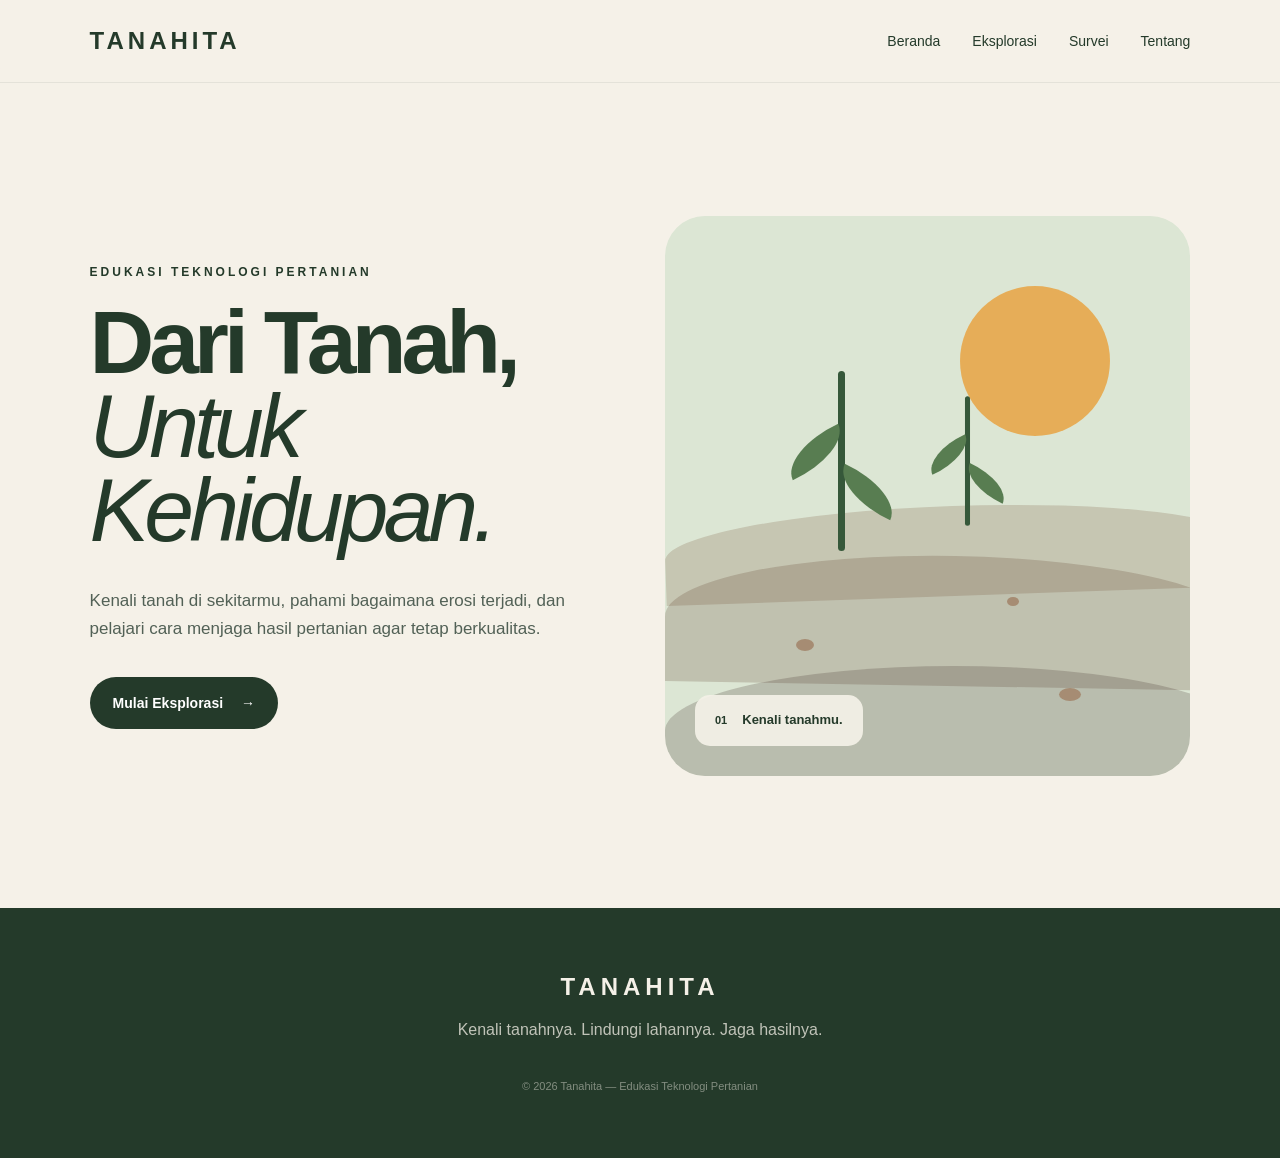
<file: index.html>
<!DOCTYPE html>
<html lang="id">

<head>
    <meta charset="UTF-8">
    <meta name="viewport" content="width=device-width, initial-scale=1.0">

    <title>TANAHITA — Edukasi Teknologi Pertanian</title>

    <link rel="stylesheet" href="style.css">
</head>

<body>

    <!-- ================= NAVBAR ================= -->

    <header class="navbar">

        <a href="index.html" class="logo">
            TANAHITA
        </a>

        <nav>
            <a href="index.html" aria-current="page">Beranda</a>
            <a href="eksplorasi.html">Eksplorasi</a>
            <a href="survei.html">Survei</a>
            <a href="tentang.html">Tentang</a>
        </nav>

    </header>


    <!-- ================= BERANDA ================= -->

    <main>

        <section class="hero" id="beranda">

            <!-- ================= HERO CONTENT ================= -->

            <div class="hero-content">

                <p class="eyebrow">
                    EDUKASI TEKNOLOGI PERTANIAN
                </p>

                <h1>
                    Dari Tanah,<br>
                    <span>Untuk Kehidupan.</span>
                </h1>

                <p class="hero-description">
                    Kenali tanah di sekitarmu, pahami bagaimana
                    erosi terjadi, dan pelajari cara menjaga hasil
                    pertanian agar tetap berkualitas.
                </p>

                <a href="eksplorasi.html" class="button">
                    Mulai Eksplorasi
                    <span>→</span>
                </a>

            </div>


            <!-- ================= ILUSTRASI HERO ================= -->

            <div class="hero-visual">

                <div class="sun"></div>


                <!-- TANAMAN 1 -->

                <div class="plant plant-one">

                    <div class="stem"></div>

                    <div class="leaf leaf-left"></div>

                    <div class="leaf leaf-right"></div>

                </div>


                <!-- TANAMAN 2 -->

                <div class="plant plant-two">

                    <div class="stem"></div>

                    <div class="leaf leaf-left"></div>

                    <div class="leaf leaf-right"></div>

                </div>


                <!-- TANAH -->

                <div class="ground">

                    <div class="soil-layer soil-top"></div>

                    <div class="soil-layer soil-middle"></div>

                    <div class="soil-layer soil-bottom"></div>


                    <span class="stone stone-one"></span>

                    <span class="stone stone-two"></span>

                    <span class="stone stone-three"></span>

                </div>


                <!-- LABEL -->

                <div class="visual-label">

                    <span>01</span>

                    <strong>
                        Kenali tanahmu.
                    </strong>

                </div>

            </div>

        </section>

    </main>


    <!-- ================= FOOTER ================= -->

    <footer>

        <div class="footer-logo">
            TANAHITA
        </div>

        <p>
            Kenali tanahnya. Lindungi lahannya.
            Jaga hasilnya.
        </p>

        <span>
            © 2026 Tanahita — Edukasi Teknologi Pertanian
        </span>

    </footer>


    <script src="script.js"></script>

</body>

</html>
</file>
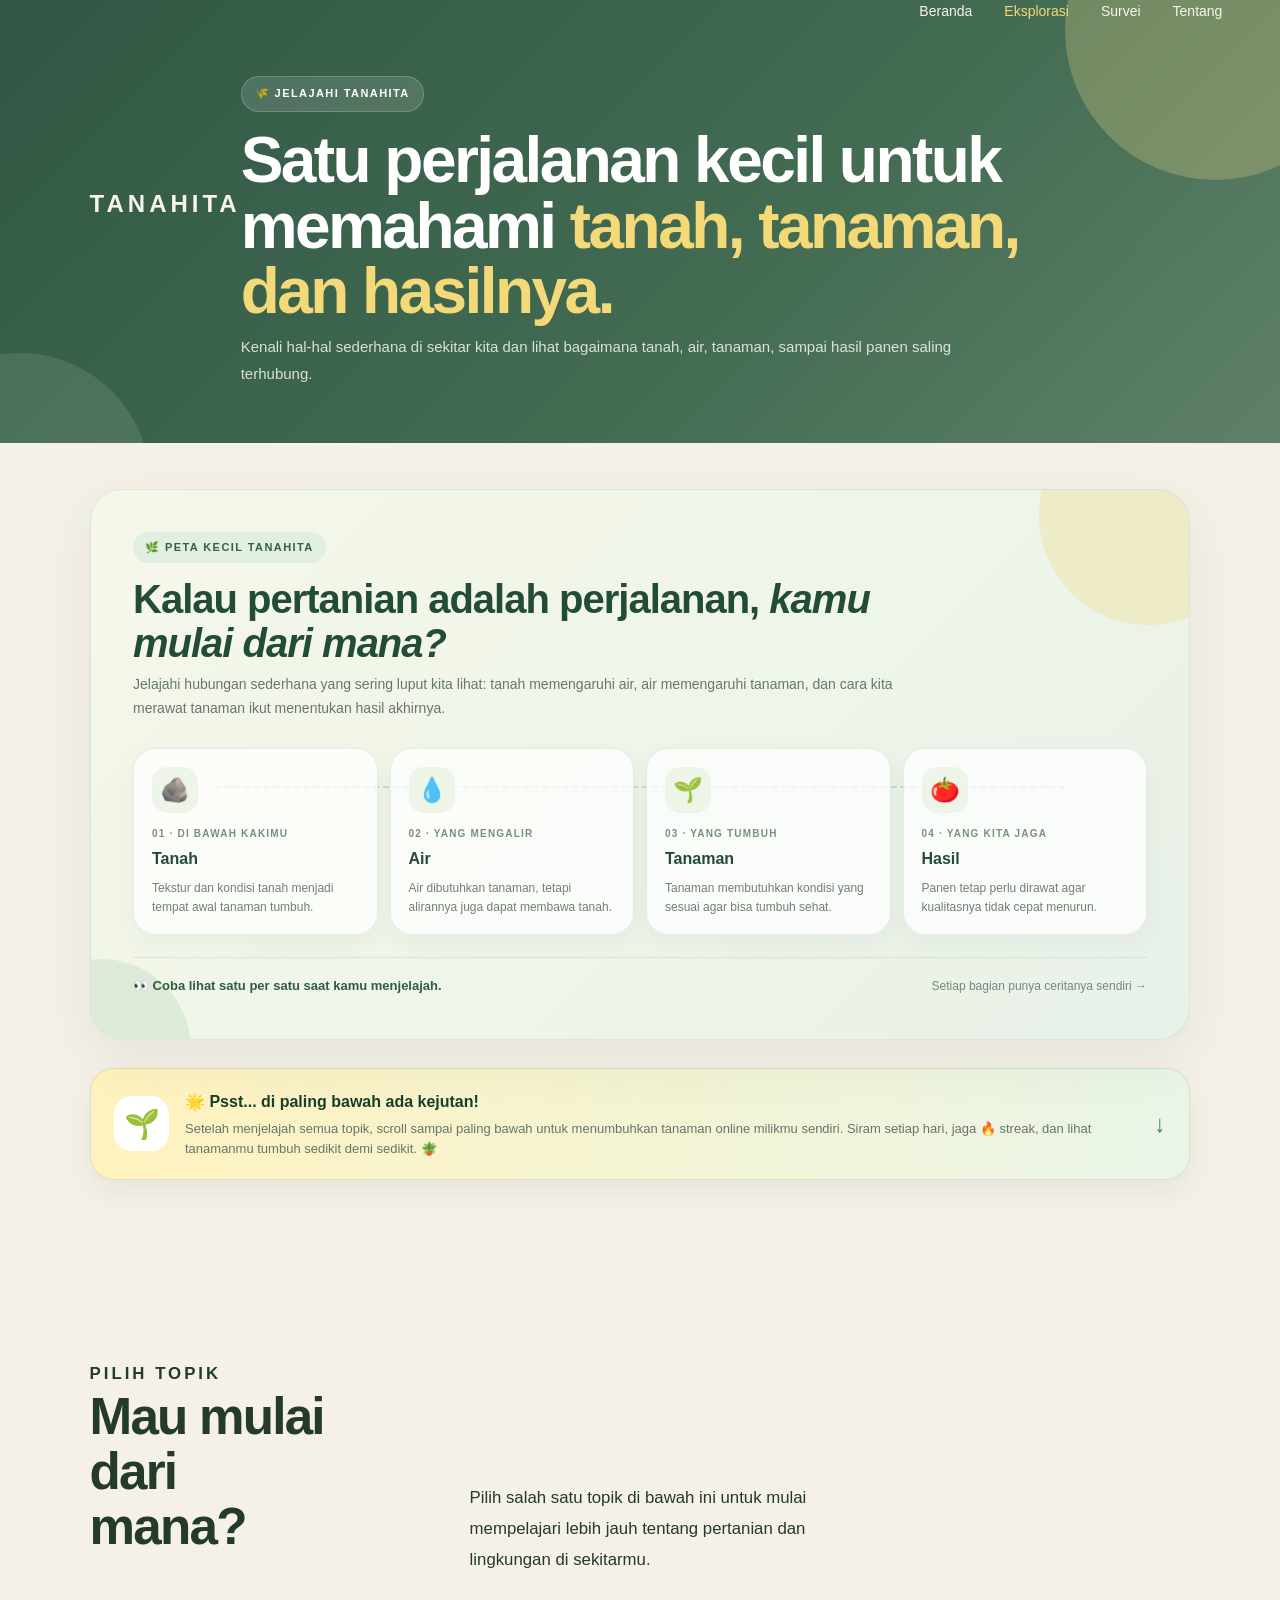
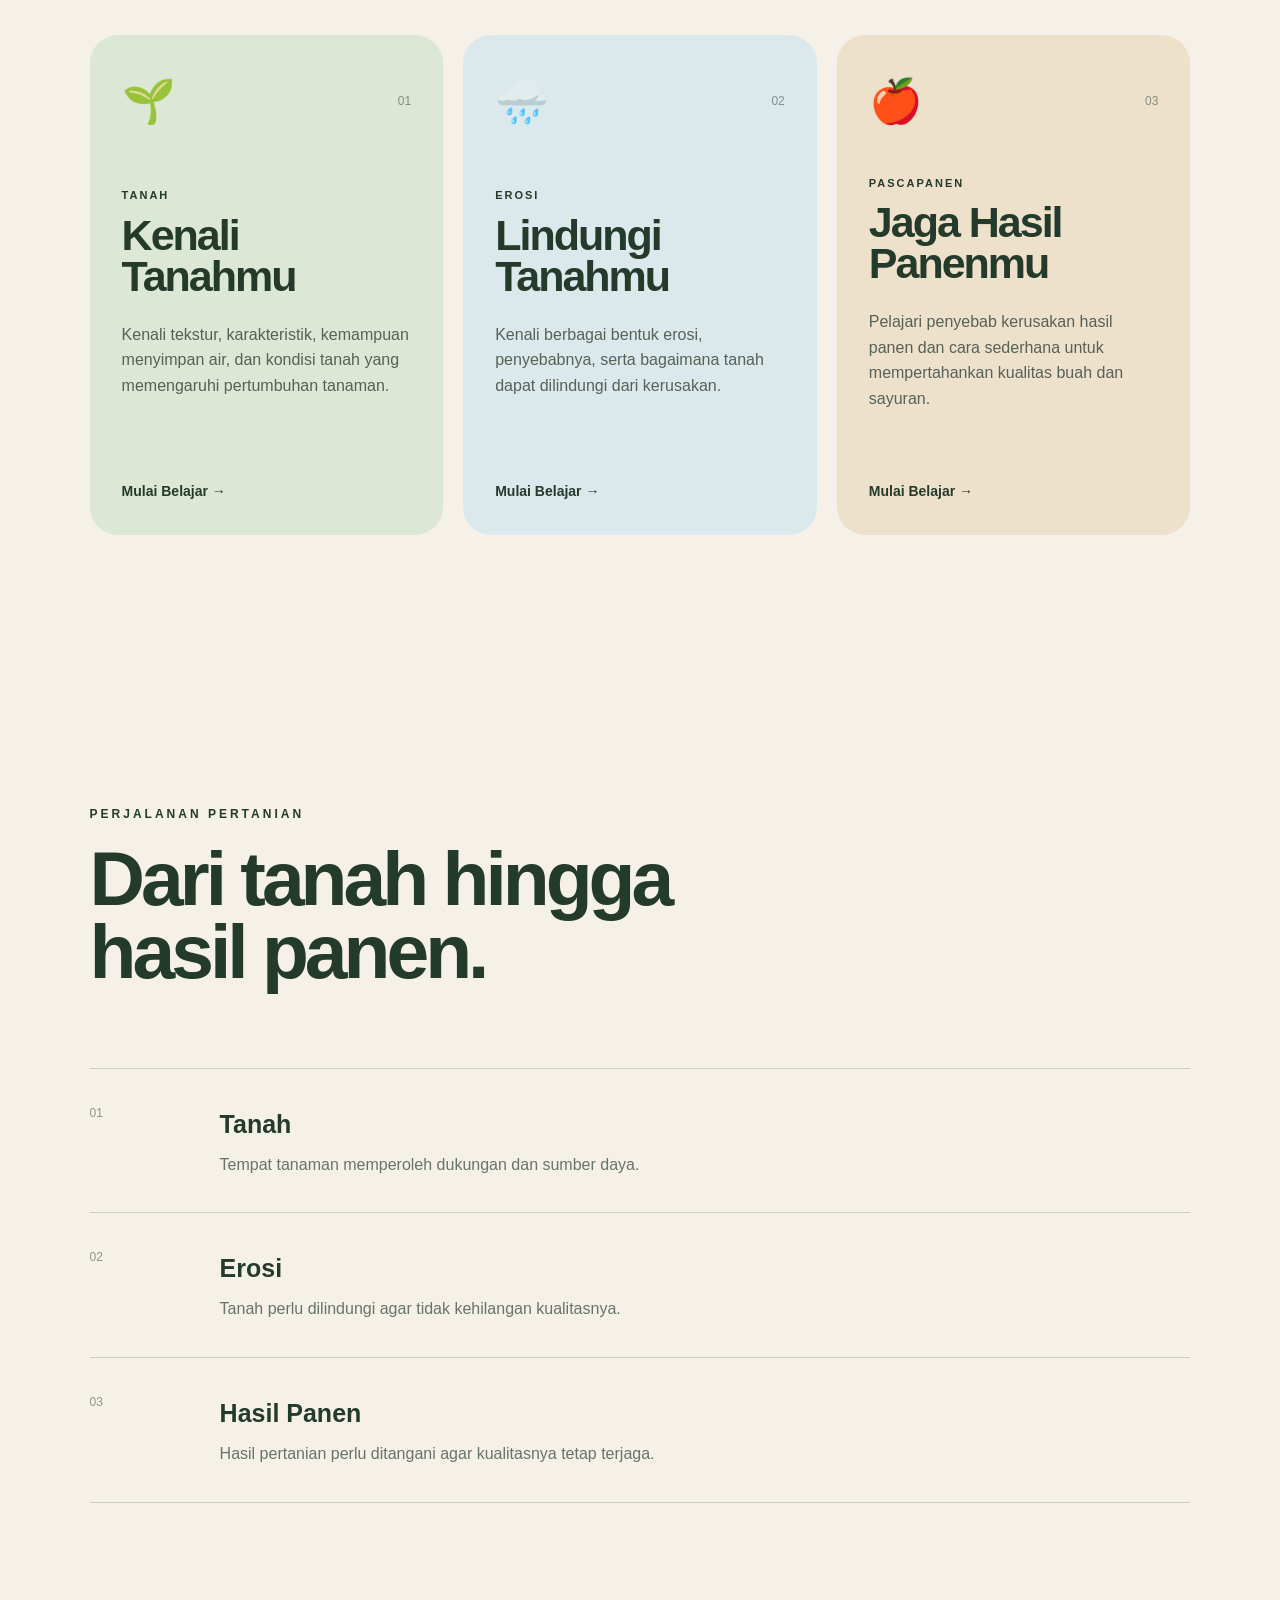
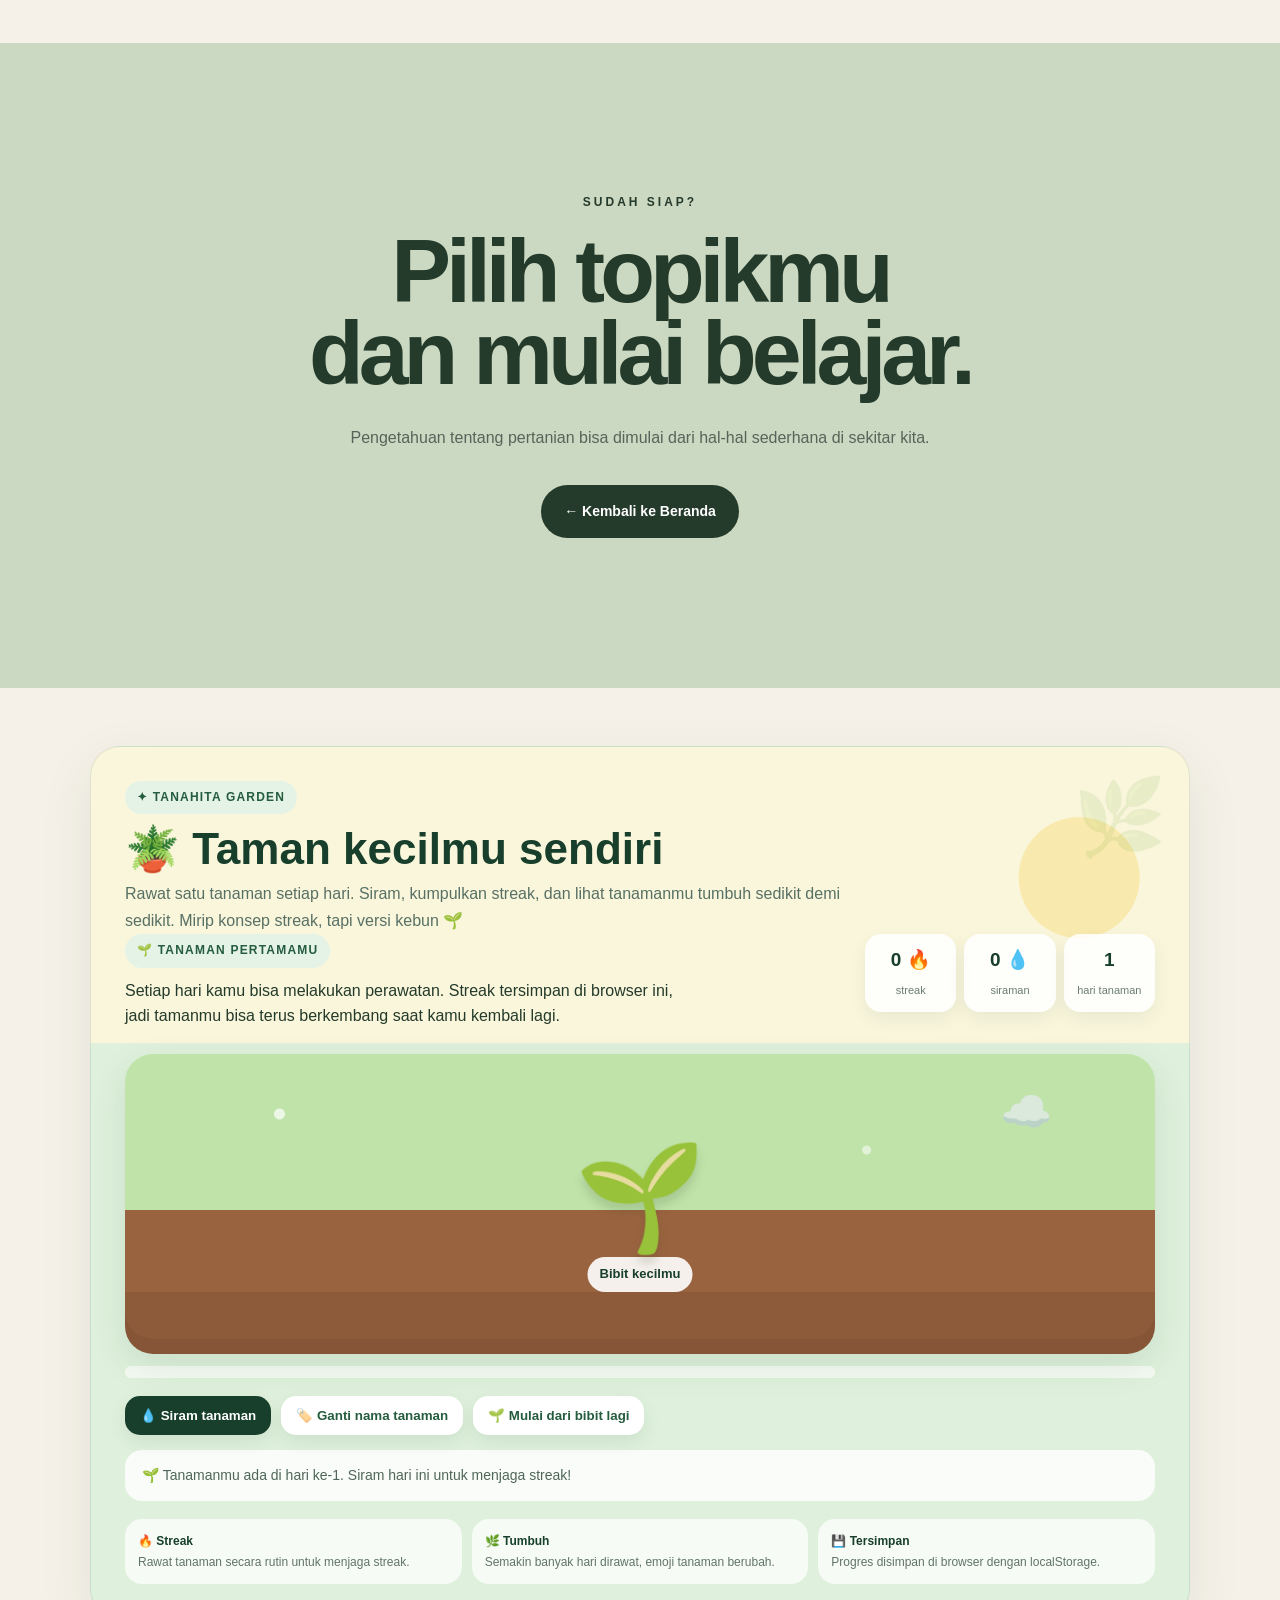
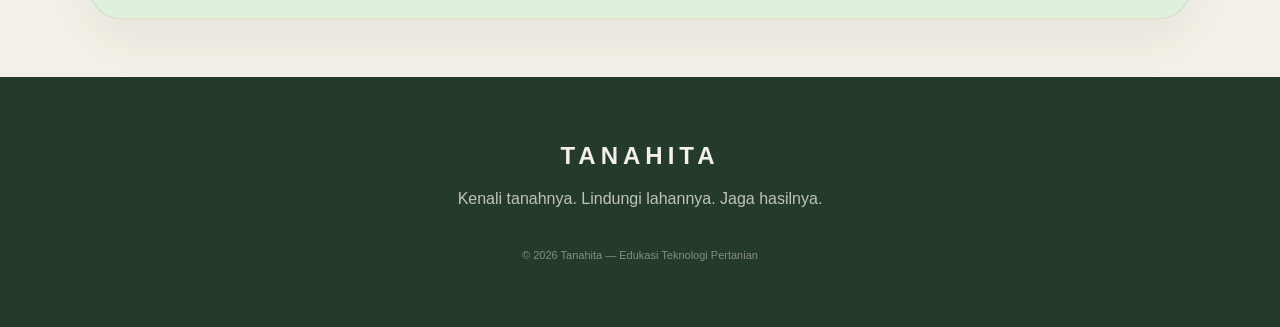
<file: eksplorasi.html>
<!DOCTYPE html>
<html lang="id">

<head>
    <meta charset="UTF-8">
    <meta name="viewport" content="width=device-width, initial-scale=1.0">

    <title>TANAHITA — Eksplorasi</title>

    <link rel="stylesheet" href="style.css">
</head>

<body>

    <!-- ================= NAVBAR ================= -->

    <header class="navbar">

        <a href="index.html" class="logo">
            TANAHITA
        </a>

        <nav>
            <a href="index.html">Beranda</a>
            <a href="eksplorasi.html" class="active">Eksplorasi</a>
            <a href="survei.html">Survei</a>
            <a href="tentang.html">Tentang</a>
        </nav>

    </header>


    <!-- ================= MAIN ================= -->

    <main>

        <!-- ================= HERO ================= -->

        <section class="intro-section">

            <div class="intro-number">
                01
            </div>

            <div class="intro-content">

                <p class="eyebrow">
                    JELAJAHI TANAHITA
                </p>

                <h1>
                    Satu perjalanan,<br>
                    tiga hal penting.
                </h1>

                <p>
                    Pertanian tidak hanya dimulai dari menanam.
                    Kenali kondisi tanah, pahami ancaman erosi,
                    dan pelajari bagaimana menjaga hasil pertanian
                    setelah panen.
                </p>

            </div>

        </section>


        <!-- ================= TOPICS ================= -->

        <section class="topics-section">

            <div class="section-heading">

                <div>

                    <p class="eyebrow">
                        PILIH TOPIK
                    </p>

                    <h2>
                        Mau mulai dari<br>
                        mana?
                    </h2>

                </div>

                <p>
                    Pilih salah satu topik di bawah ini untuk
                    mulai mempelajari lebih jauh tentang pertanian
                    dan lingkungan di sekitarmu.
                </p>

            </div>


            <div class="topic-grid">


                <!-- ================= TANAH ================= -->

                <article class="topic-card topic-soil">

                    <div class="topic-top">

                        <span class="topic-icon">
                            🌱
                        </span>

                        <span class="topic-number">
                            01
                        </span>

                    </div>

                    <div>

                        <p class="topic-label">
                            TANAH
                        </p>

                        <h3>
                            Kenali<br>
                            Tanahmu
                        </h3>

                        <p>
                            Kenali tekstur, karakteristik,
                            kemampuan menyimpan air, dan kondisi
                            tanah yang memengaruhi pertumbuhan tanaman.
                        </p>

                    </div>

                    <a href="tanah.html">
                        Mulai Belajar →
                    </a>

                </article>


                <!-- ================= EROSI ================= -->

                <article class="topic-card topic-erosion">

                    <div class="topic-top">

                        <span class="topic-icon">
                            🌧️
                        </span>

                        <span class="topic-number">
                            02
                        </span>

                    </div>

                    <div>

                        <p class="topic-label">
                            EROSI
                        </p>

                        <h3>
                            Lindungi<br>
                            Tanahmu
                        </h3>

                        <p>
                            Kenali berbagai bentuk erosi,
                            penyebabnya, serta bagaimana tanah
                            dapat dilindungi dari kerusakan.
                        </p>

                    </div>

                    <a href="erosi.html">
                        Mulai Belajar →
                    </a>

                </article>


                <!-- ================= PASCAPANEN ================= -->

                <article class="topic-card topic-harvest">

                    <div class="topic-top">

                        <span class="topic-icon">
                            🍎
                        </span>

                        <span class="topic-number">
                            03
                        </span>

                    </div>

                    <div>

                        <p class="topic-label">
                            PASCAPANEN
                        </p>

                        <h3>
                            Jaga Hasil<br>
                            Panenmu
                        </h3>

                        <p>
                            Pelajari penyebab kerusakan hasil panen
                            dan cara sederhana untuk mempertahankan
                            kualitas buah dan sayuran.
                        </p>

                    </div>

                    <a href="pascapanen.html">
                        Mulai Belajar →
                    </a>

                </article>


            </div>

        </section>


        <!-- ================= JOURNEY ================= -->

        <section class="journey-section">

            <div class="journey-heading">

                <p class="eyebrow">
                    PERJALANAN PERTANIAN
                </p>

                <h2>
                    Dari tanah hingga<br>
                    hasil panen.
                </h2>

            </div>


            <div class="journey-line">


                <div class="journey-item">

                    <span>
                        01
                    </span>

                    <div>

                        <strong>
                            Tanah
                        </strong>

                        <p>
                            Tempat tanaman memperoleh
                            dukungan dan sumber daya.
                        </p>

                    </div>

                </div>


                <div class="journey-item">

                    <span>
                        02
                    </span>

                    <div>

                        <strong>
                            Erosi
                        </strong>

                        <p>
                            Tanah perlu dilindungi agar
                            tidak kehilangan kualitasnya.
                        </p>

                    </div>

                </div>


                <div class="journey-item">

                    <span>
                        03
                    </span>

                    <div>

                        <strong>
                            Hasil Panen
                        </strong>

                        <p>
                            Hasil pertanian perlu ditangani
                            agar kualitasnya tetap terjaga.
                        </p>

                    </div>

                </div>


            </div>

        </section>


        <!-- ================= CTA ================= -->

        <section class="cta-section">

            <p class="eyebrow">
                SUDAH SIAP?
            </p>

            <h2>
                Pilih topikmu<br>
                dan mulai belajar.
            </h2>

            <p>
                Pengetahuan tentang pertanian bisa dimulai
                dari hal-hal sederhana di sekitar kita.
            </p>

            <a href="index.html" class="button button-light">
                ← Kembali ke Beranda
            </a>

        </section>

    </main>


    <!-- ================= FOOTER ================= -->

    <footer>

        <div class="footer-logo">
            TANAHITA
        </div>

        <p>
            Kenali tanahnya. Lindungi lahannya.
            Jaga hasilnya.
        </p>

        <span>
            © 2026 Tanahita — Edukasi Teknologi Pertanian
        </span>

    </footer>


    <!-- ================= JAVASCRIPT ================= -->

    <script src="script.js"></script>

</body>

</html>
</file>
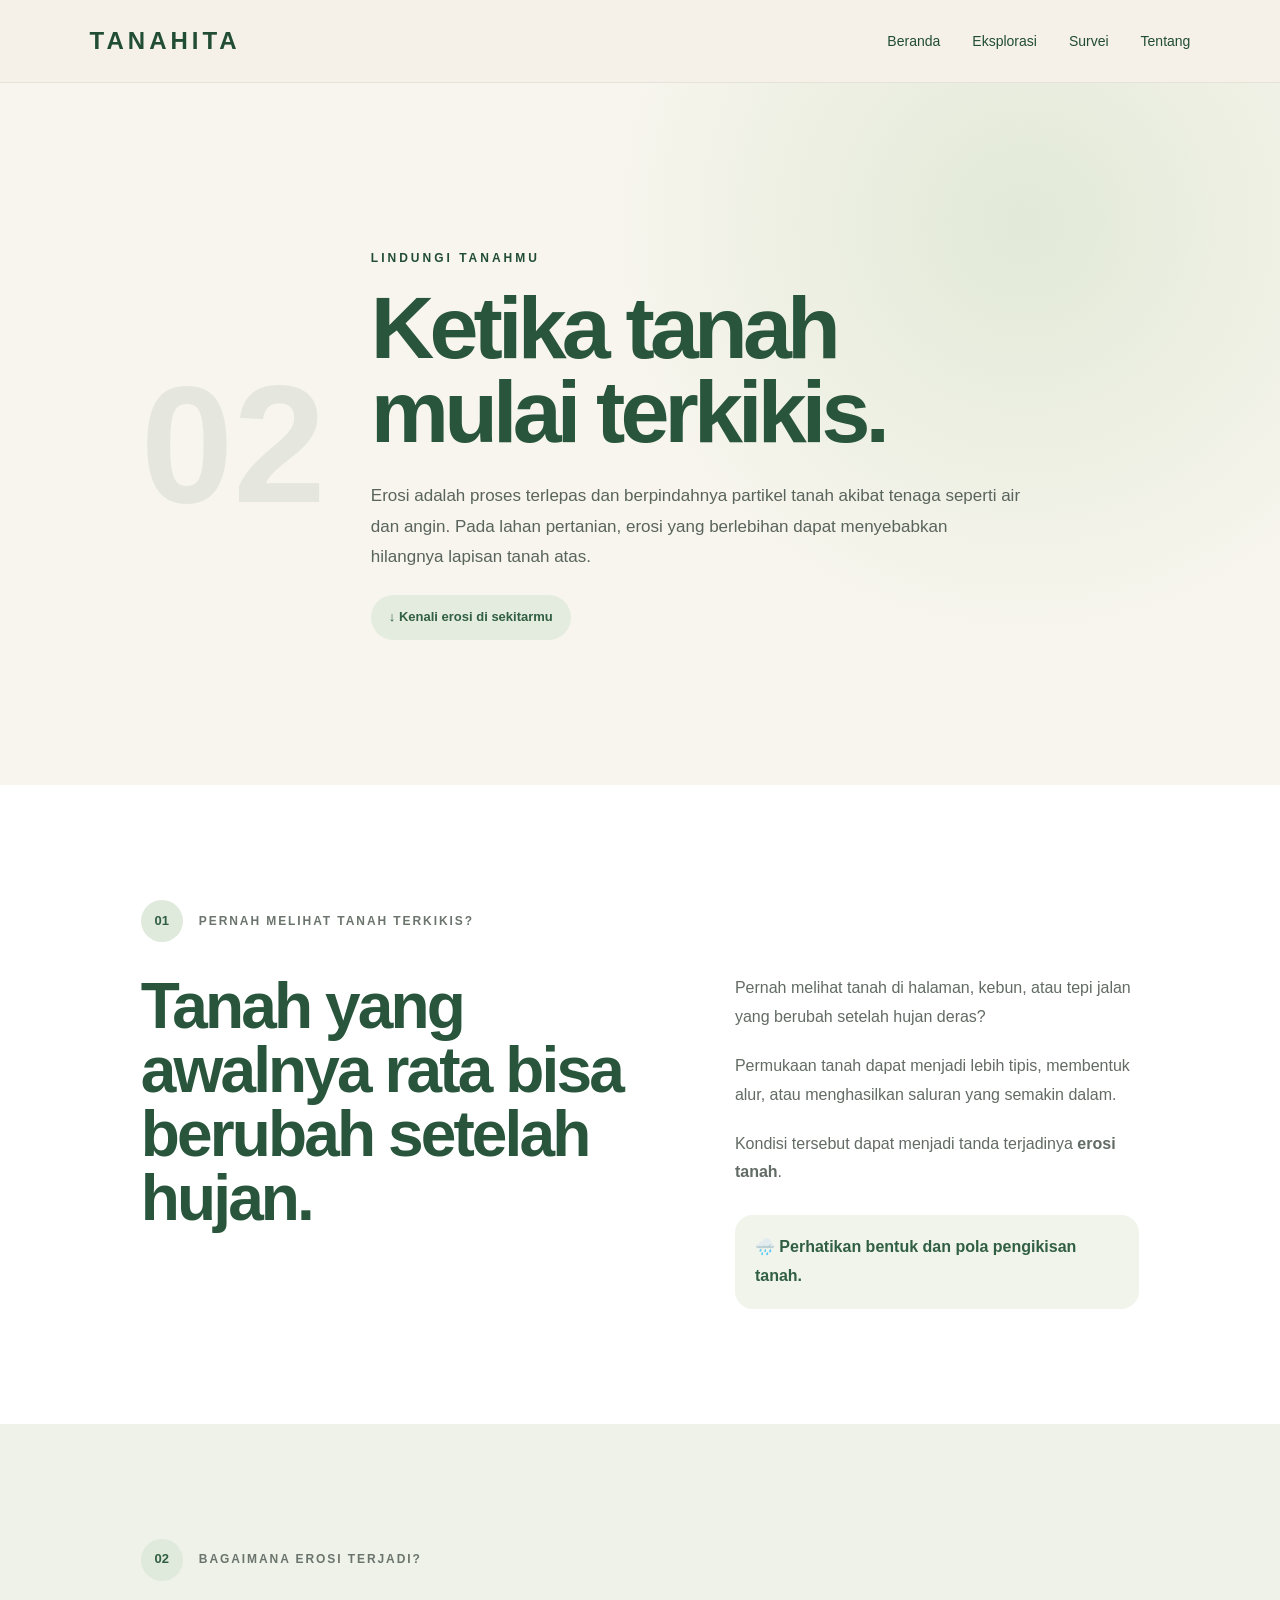
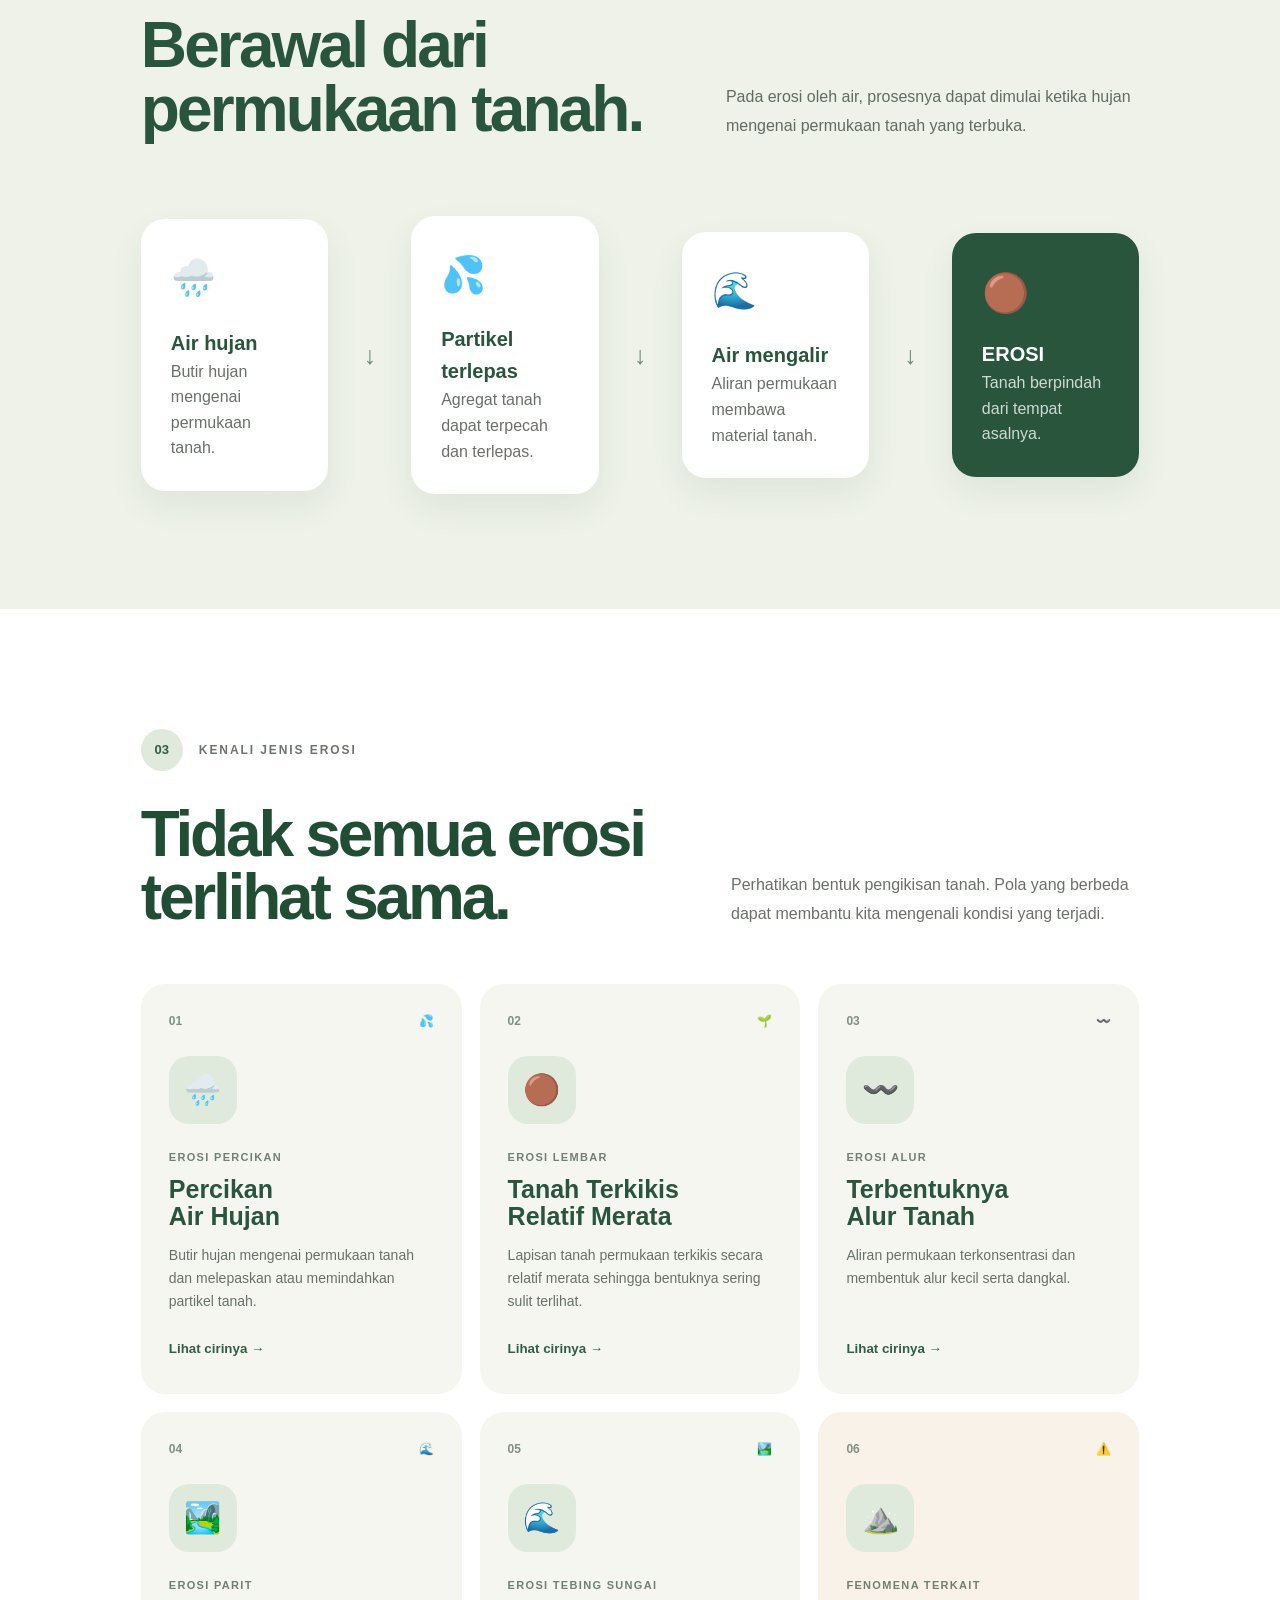
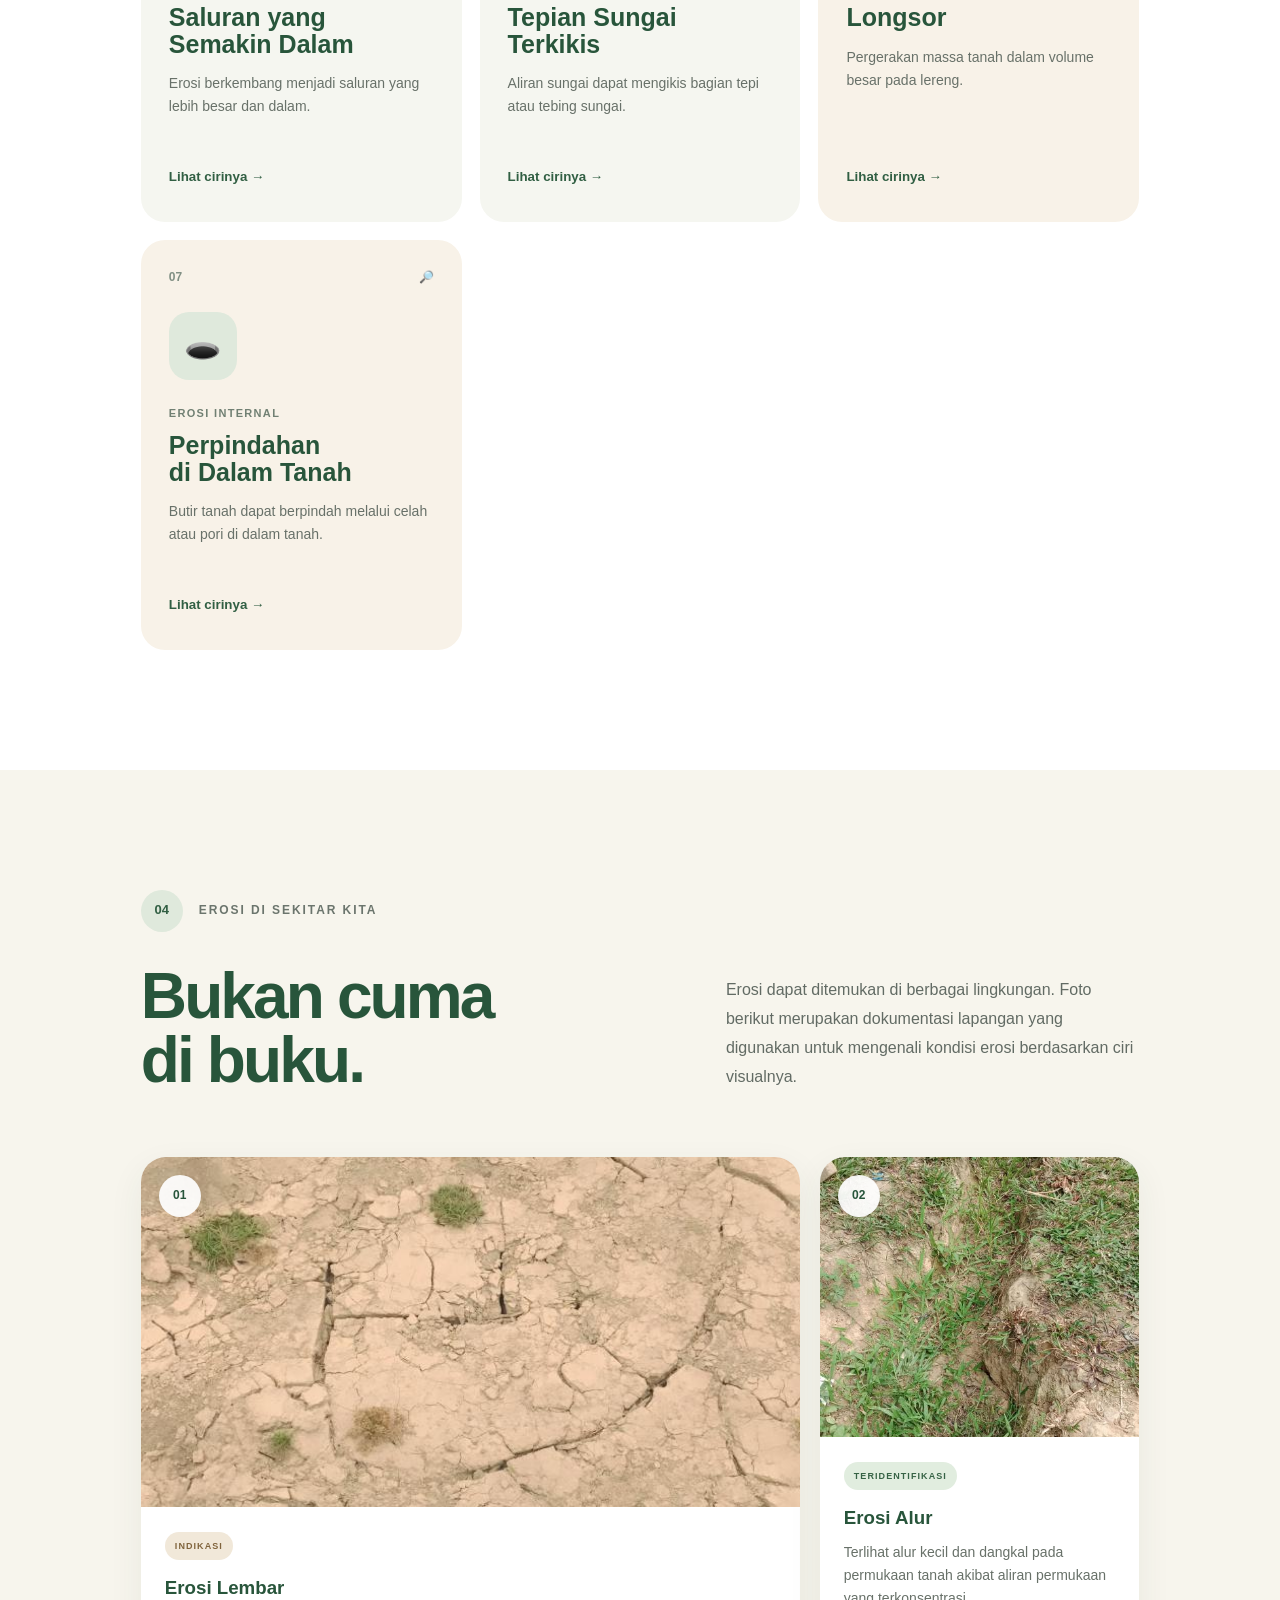
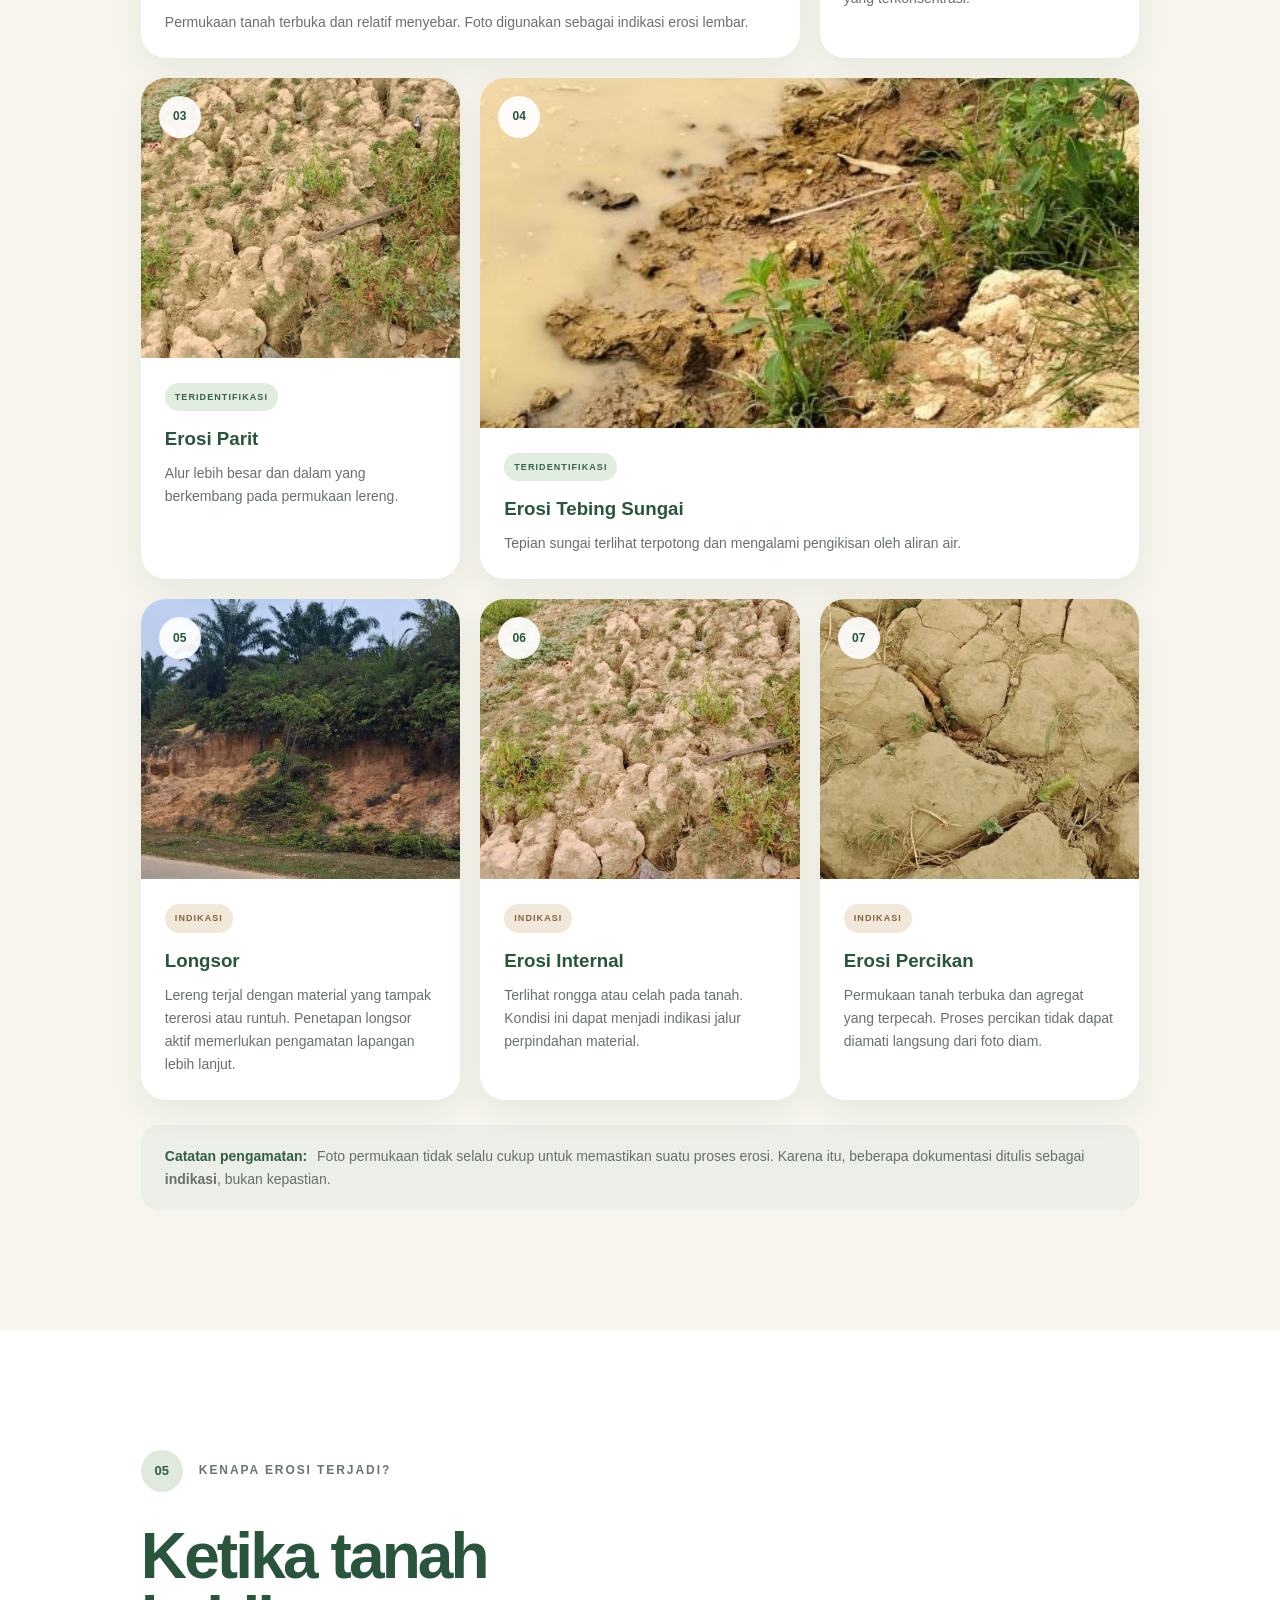
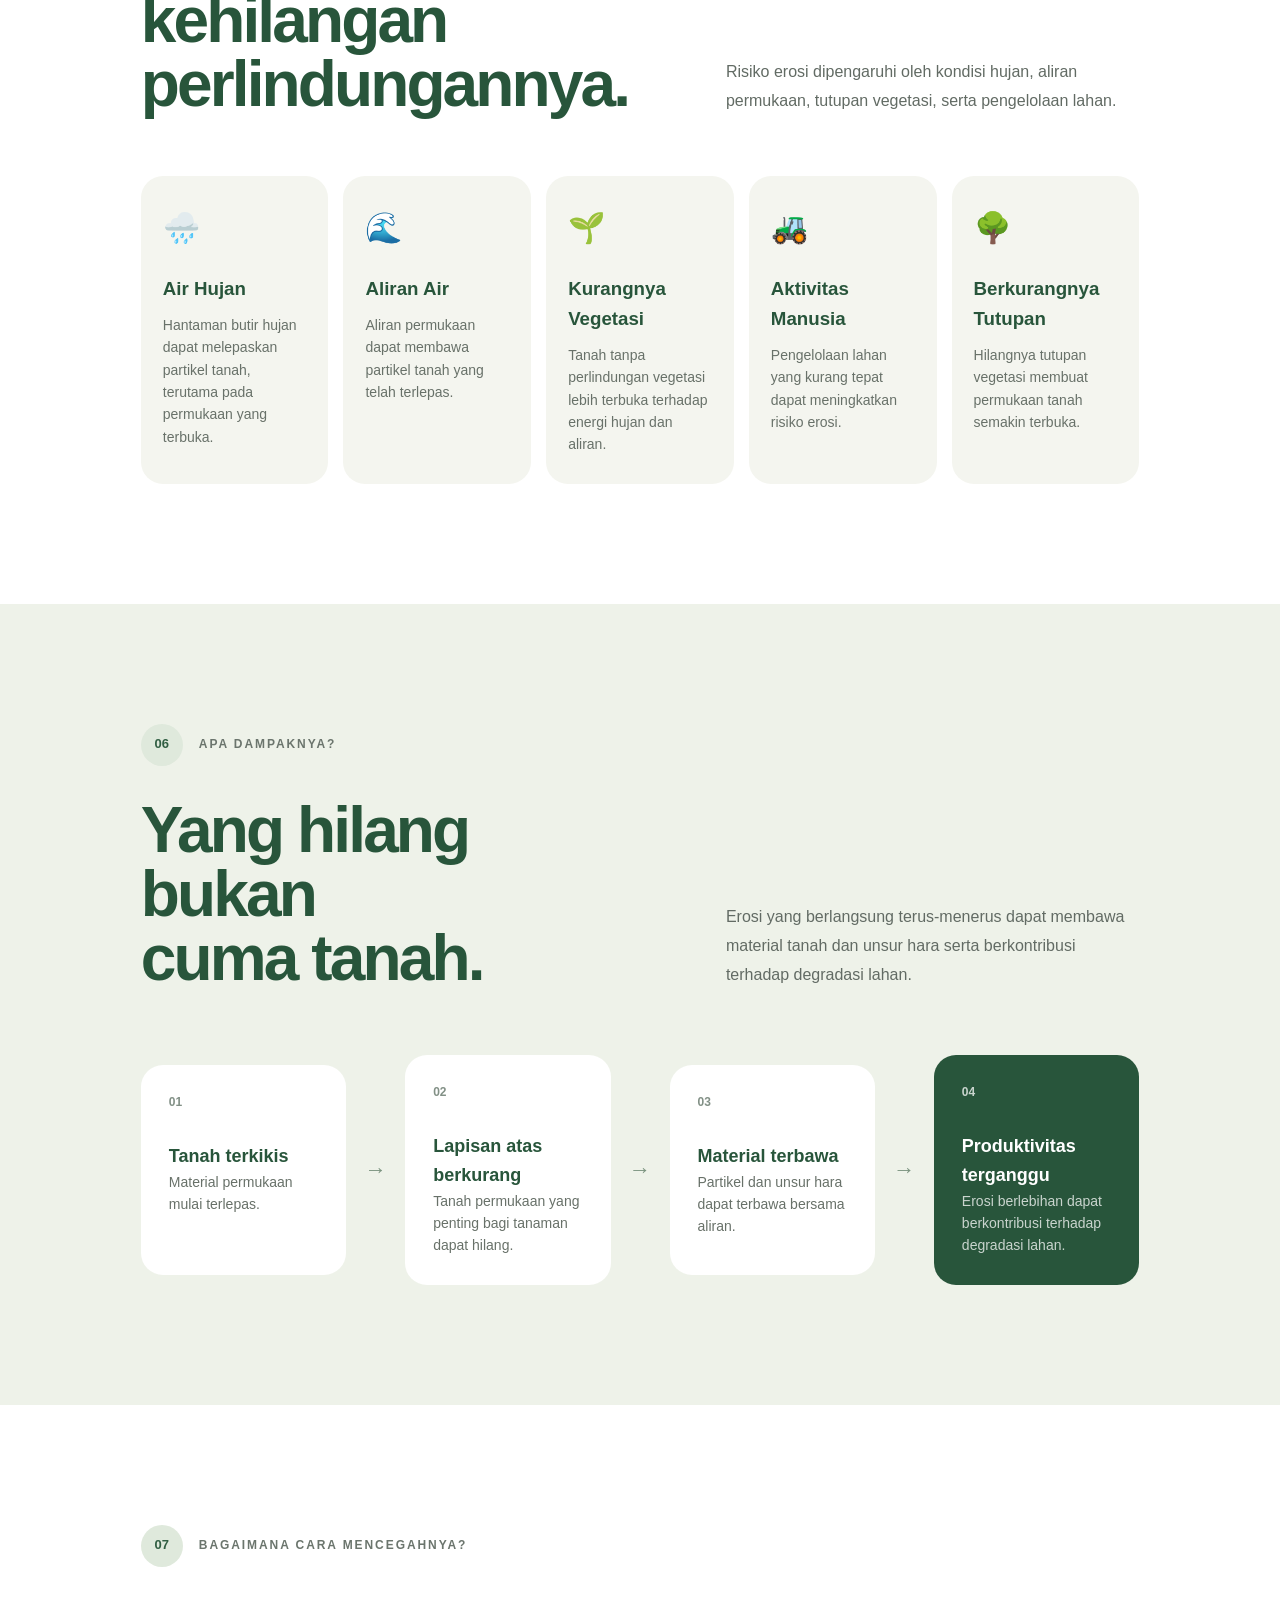
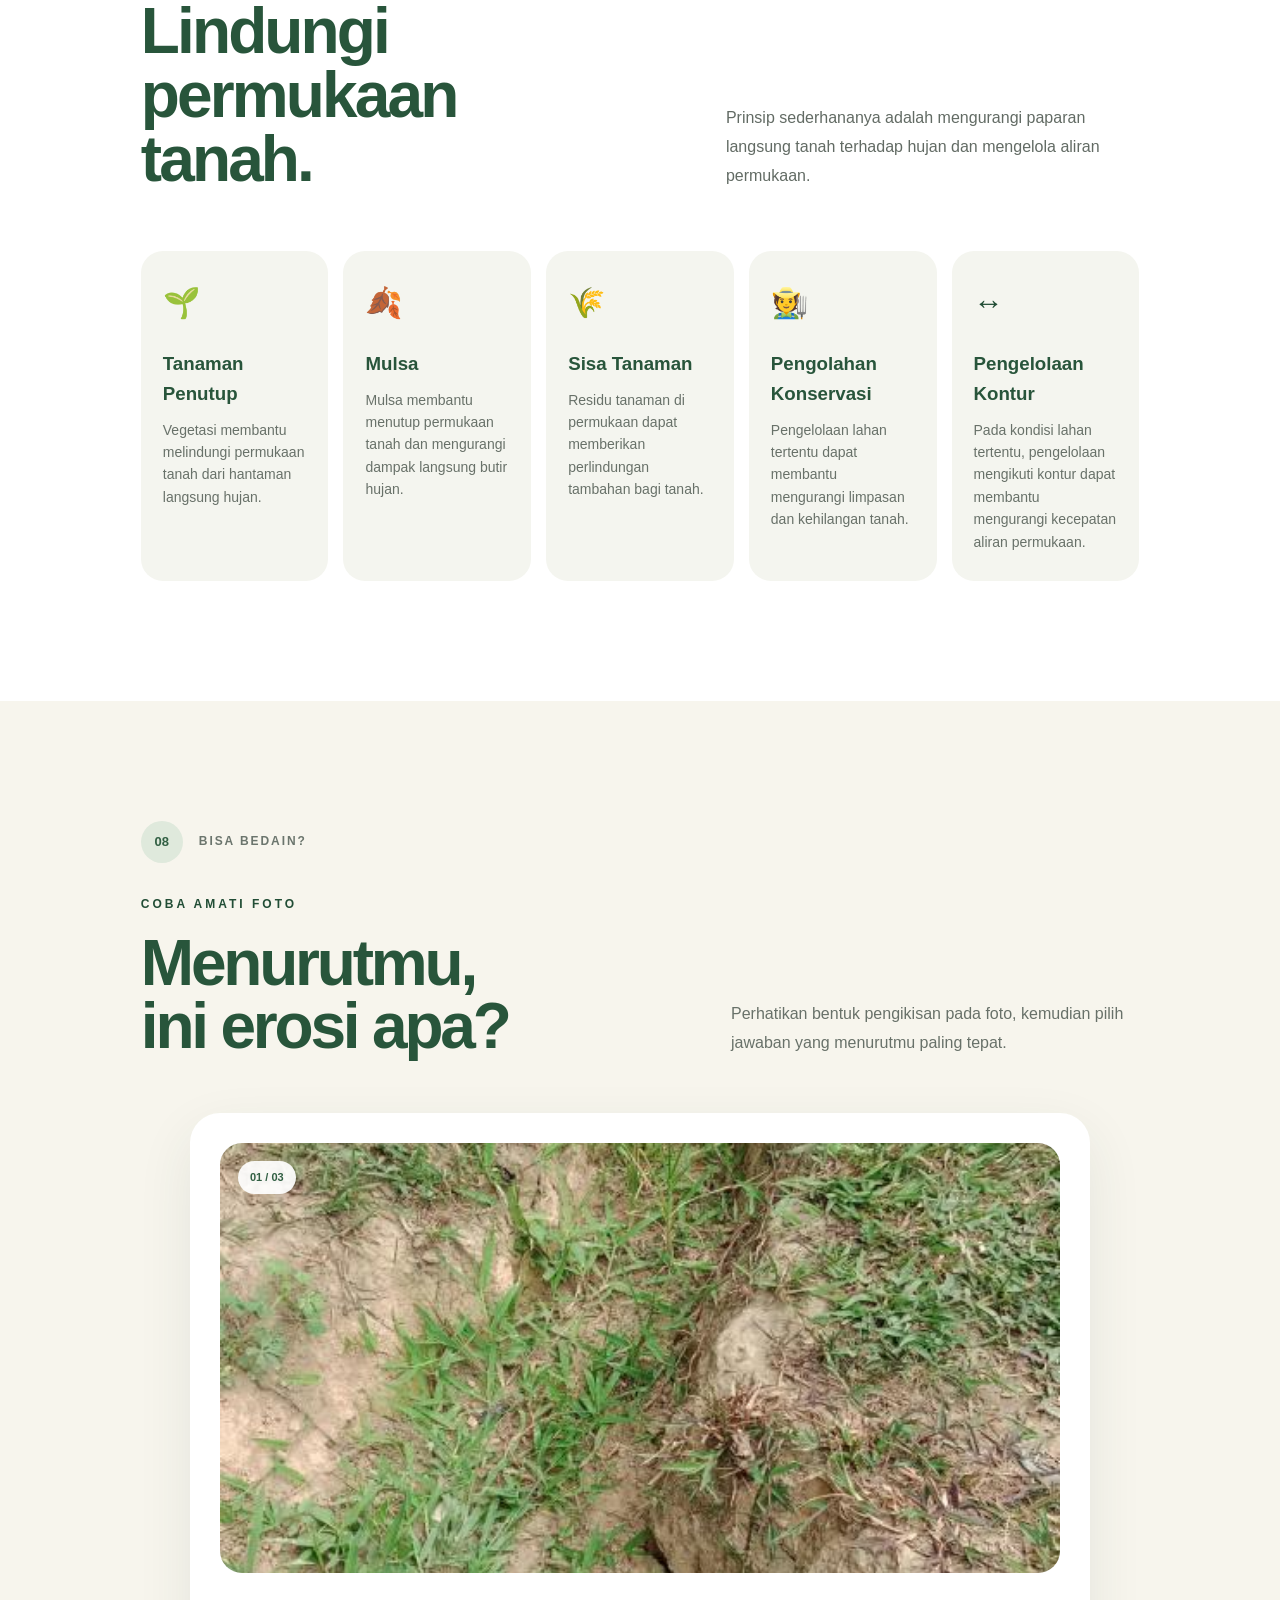
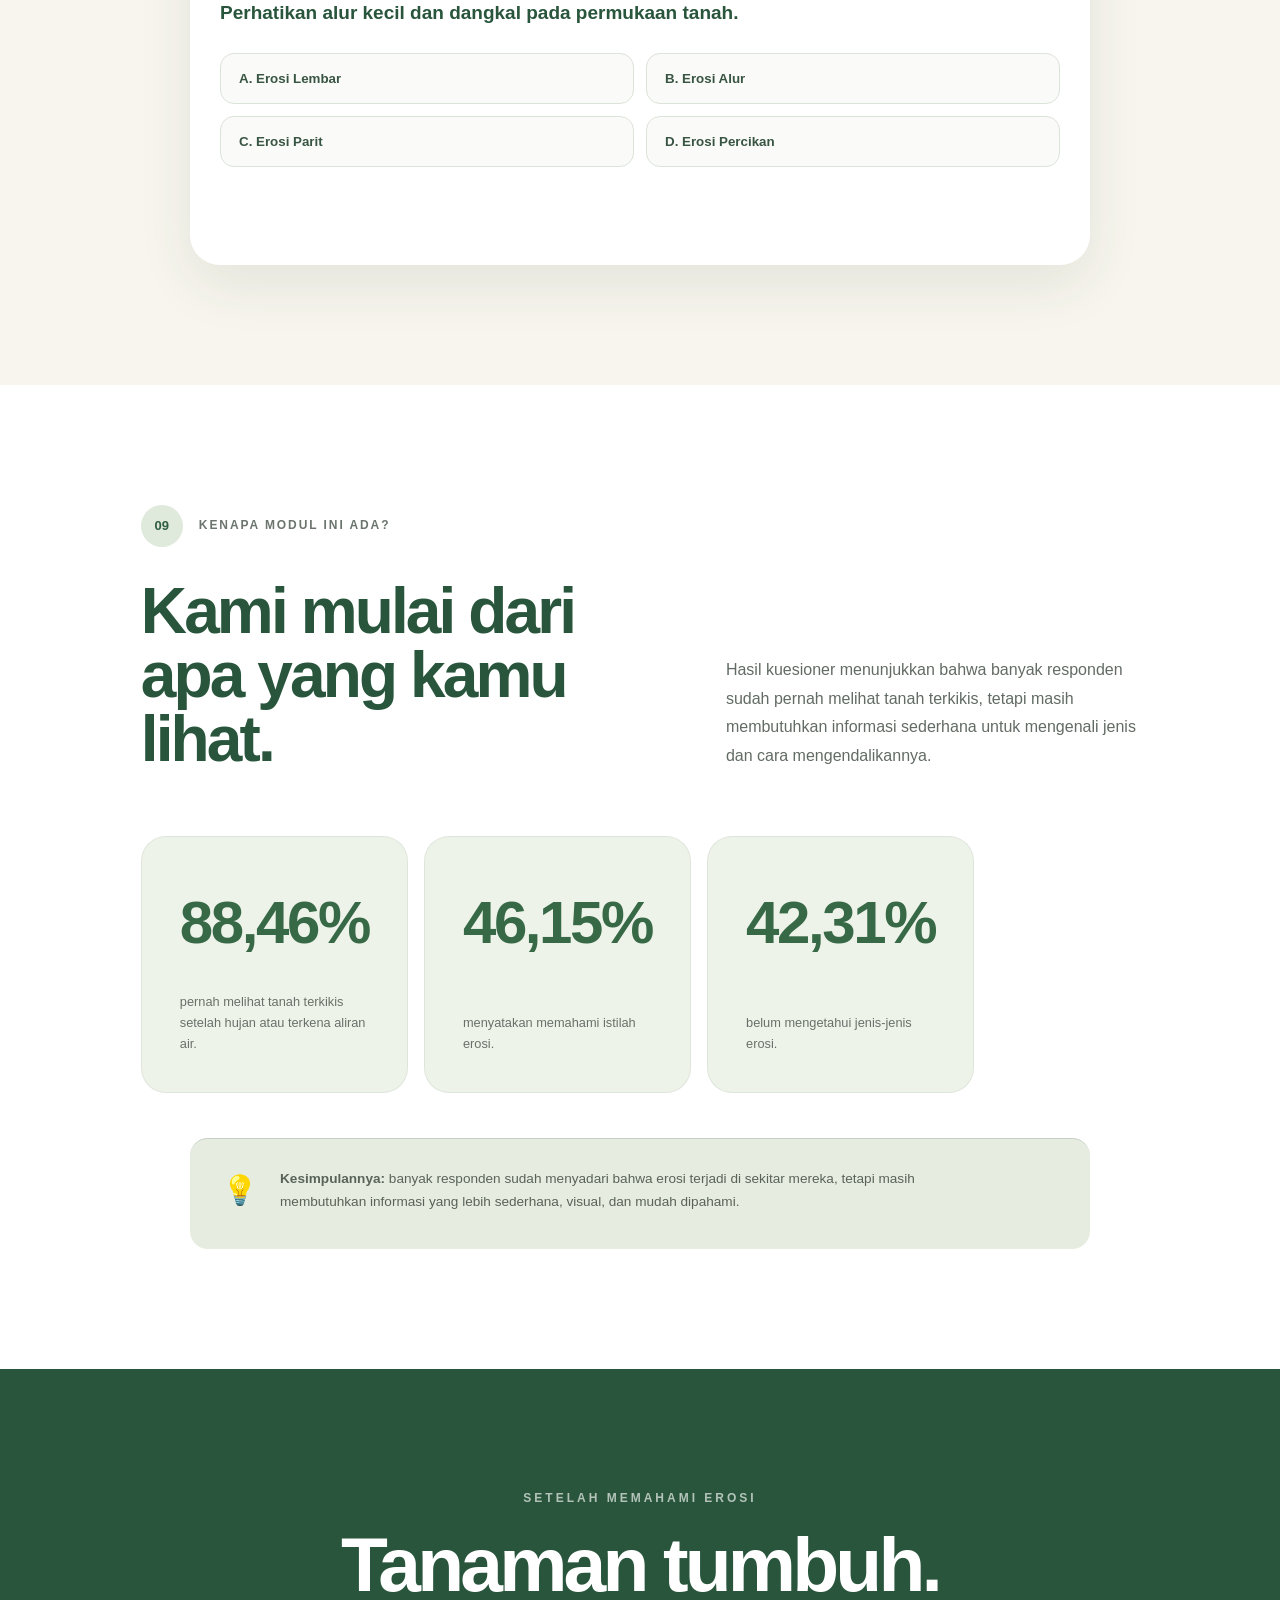
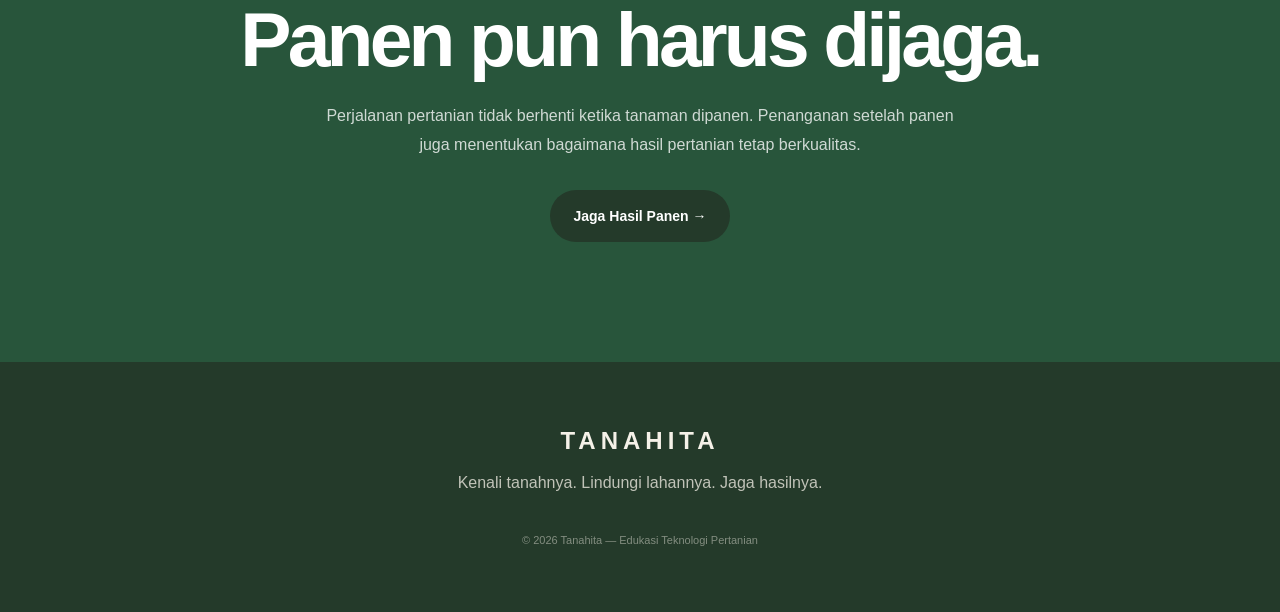
<file: erosi.html>
<!DOCTYPE html>
<html lang="id">

<head>
    <meta charset="UTF-8">
    <meta name="viewport" content="width=device-width, initial-scale=1.0">

    <title>TANAHITA — Lindungi Tanahmu</title>

    <link rel="stylesheet" href="style.css">
</head>


<body class="erosion-page">

    <!-- =====================================================
         NAVBAR
    ====================================================== -->

    <header class="navbar">

        <a href="index.html" class="logo">
            TANAHITA
        </a>

        <nav>
            <a href="index.html">Beranda</a>
            <a href="eksplorasi.html" class="active">Eksplorasi</a>
            <a href="survei.html">Survei</a>
            <a href="tentang.html">Tentang</a>
        </nav>

    </header>


    <main>


        <!-- =================================================
             01 — HERO
        ================================================== -->

        <section class="erosion-hero scroll-reveal">

            <div class="erosion-hero-number">
                02
            </div>

            <div class="erosion-hero-content">

                <p class="eyebrow">
                    LINDUNGI TANAHMU
                </p>

                <h1>
                    Ketika tanah<br>
                    mulai terkikis.
                </h1>

                <p>
                    Erosi adalah proses terlepas dan berpindahnya
                    partikel tanah akibat tenaga seperti air dan angin.
                    Pada lahan pertanian, erosi yang berlebihan dapat
                    menyebabkan hilangnya lapisan tanah atas.
                </p>

                <a href="#kenali-erosi" class="erosion-scroll-link">
                    ↓ Kenali erosi di sekitarmu
                </a>

            </div>

        </section>



        <!-- =================================================
             02 — PERNAH MELIHAT?
        ================================================== -->

        <section class="erosion-intro scroll-reveal">

            <div class="erosion-section-label">
                <span>01</span>
                <p>PERNAH MELIHAT TANAH TERKIKIS?</p>
            </div>

            <div class="erosion-intro-grid">

                <div>

                    <h2>
                        Tanah yang awalnya rata
                        bisa berubah setelah hujan.
                    </h2>

                </div>


                <div class="erosion-intro-text">

                    <p>
                        Pernah melihat tanah di halaman, kebun,
                        atau tepi jalan yang berubah setelah hujan deras?
                    </p>

                    <p>
                        Permukaan tanah dapat menjadi lebih tipis,
                        membentuk alur, atau menghasilkan saluran
                        yang semakin dalam.
                    </p>

                    <p>
                        Kondisi tersebut dapat menjadi tanda terjadinya
                        <strong>erosi tanah</strong>.
                    </p>

                    <div class="erosion-highlight">
                        🌧️ Perhatikan bentuk dan pola pengikisan tanah.
                    </div>

                </div>

            </div>

        </section>



        <!-- =================================================
             03 — BAGAIMANA EROSI TERJADI?
        ================================================== -->

        <section class="erosion-process scroll-reveal">

            <div class="erosion-section-label">
                <span>02</span>
                <p>BAGAIMANA EROSI TERJADI?</p>
            </div>

            <div class="erosion-process-heading">

                <h2>
                    Berawal dari<br>
                    permukaan tanah.
                </h2>

                <p>
                    Pada erosi oleh air, prosesnya dapat dimulai
                    ketika hujan mengenai permukaan tanah yang
                    terbuka.
                </p>

            </div>


            <div class="erosion-process-flow">

                <div class="process-item">
                    <span class="process-icon">🌧️</span>
                    <strong>Air hujan</strong>
                    <p>Butir hujan mengenai permukaan tanah.</p>
                </div>

                <div class="process-arrow">↓</div>

                <div class="process-item">
                    <span class="process-icon">💦</span>
                    <strong>Partikel terlepas</strong>
                    <p>Agregat tanah dapat terpecah dan terlepas.</p>
                </div>

                <div class="process-arrow">↓</div>

                <div class="process-item">
                    <span class="process-icon">🌊</span>
                    <strong>Air mengalir</strong>
                    <p>Aliran permukaan membawa material tanah.</p>
                </div>

                <div class="process-arrow">↓</div>

                <div class="process-result">
                    <span>🟤</span>
                    <strong>EROSI</strong>
                    <p>Tanah berpindah dari tempat asalnya.</p>
                </div>

            </div>

        </section>



        <!-- =================================================
             04 — KENALI JENIS EROSI
        ================================================== -->

        <section
            class="erosion-types scroll-reveal"
            id="kenali-erosi"
        >

            <div class="erosion-section-label">
                <span>03</span>
                <p>KENALI JENIS EROSI</p>
            </div>

            <div class="erosion-types-heading">

                <div>

                    <h2>
                        Tidak semua erosi<br>
                        terlihat sama.
                    </h2>

                </div>

                <p>
                    Perhatikan bentuk pengikisan tanah.
                    Pola yang berbeda dapat membantu kita
                    mengenali kondisi yang terjadi.
                </p>

            </div>


            <div class="erosion-type-grid">


                <!-- PERCIKAN -->

                <article
                    class="erosion-type-card"
                    data-erosion="percikan"
                >

                    <div class="erosion-card-top">
                        <span>01</span>
                        <span>💦</span>
                    </div>

                    <div class="erosion-card-icon">
                        🌧️
                    </div>

                    <p class="erosion-card-label">
                        EROSI PERCIKAN
                    </p>

                    <h3>
                        Percikan<br>
                        Air Hujan
                    </h3>

                    <p>
                        Butir hujan mengenai permukaan tanah
                        dan melepaskan atau memindahkan partikel tanah.
                    </p>

                    <button
                        type="button"
                        class="erosion-detail-button"
                        data-target="percikan"
                    >
                        Lihat cirinya →
                    </button>

                </article>



                <!-- LEMBAR -->

                <article
                    class="erosion-type-card"
                    data-erosion="lembar"
                >

                    <div class="erosion-card-top">
                        <span>02</span>
                        <span>🌱</span>
                    </div>

                    <div class="erosion-card-icon">
                        🟤
                    </div>

                    <p class="erosion-card-label">
                        EROSI LEMBAR
                    </p>

                    <h3>
                        Tanah Terkikis<br>
                        Relatif Merata
                    </h3>

                    <p>
                        Lapisan tanah permukaan terkikis secara
                        relatif merata sehingga bentuknya sering
                        sulit terlihat.
                    </p>

                    <button
                        type="button"
                        class="erosion-detail-button"
                        data-target="lembar"
                    >
                        Lihat cirinya →
                    </button>

                </article>



                <!-- ALUR -->

                <article
                    class="erosion-type-card"
                    data-erosion="alur"
                >

                    <div class="erosion-card-top">
                        <span>03</span>
                        <span>〰️</span>
                    </div>

                    <div class="erosion-card-icon">
                        〰️
                    </div>

                    <p class="erosion-card-label">
                        EROSI ALUR
                    </p>

                    <h3>
                        Terbentuknya<br>
                        Alur Tanah
                    </h3>

                    <p>
                        Aliran permukaan terkonsentrasi dan
                        membentuk alur kecil serta dangkal.
                    </p>

                    <button
                        type="button"
                        class="erosion-detail-button"
                        data-target="alur"
                    >
                        Lihat cirinya →
                    </button>

                </article>



                <!-- PARIT -->

                <article
                    class="erosion-type-card"
                    data-erosion="parit"
                >

                    <div class="erosion-card-top">
                        <span>04</span>
                        <span>🌊</span>
                    </div>

                    <div class="erosion-card-icon">
                        🏞️
                    </div>

                    <p class="erosion-card-label">
                        EROSI PARIT
                    </p>

                    <h3>
                        Saluran yang<br>
                        Semakin Dalam
                    </h3>

                    <p>
                        Erosi berkembang menjadi saluran yang
                        lebih besar dan dalam.
                    </p>

                    <button
                        type="button"
                        class="erosion-detail-button"
                        data-target="parit"
                    >
                        Lihat cirinya →
                    </button>

                </article>



                <!-- TEBING -->

                <article
                    class="erosion-type-card"
                    data-erosion="tebing"
                >

                    <div class="erosion-card-top">
                        <span>05</span>
                        <span>🏞️</span>
                    </div>

                    <div class="erosion-card-icon">
                        🌊
                    </div>

                    <p class="erosion-card-label">
                        EROSI TEBING SUNGAI
                    </p>

                    <h3>
                        Tepian Sungai<br>
                        Terkikis
                    </h3>

                    <p>
                        Aliran sungai dapat mengikis bagian
                        tepi atau tebing sungai.
                    </p>

                    <button
                        type="button"
                        class="erosion-detail-button"
                        data-target="tebing"
                    >
                        Lihat cirinya →
                    </button>

                </article>



                <!-- LONGSOR -->

                <article
                    class="erosion-type-card erosion-related-card"
                    data-erosion="longsor"
                >

                    <div class="erosion-card-top">
                        <span>06</span>
                        <span>⚠️</span>
                    </div>

                    <div class="erosion-card-icon">
                        ⛰️
                    </div>

                    <p class="erosion-card-label">
                        FENOMENA TERKAIT
                    </p>

                    <h3>
                        Longsor
                    </h3>

                    <p>
                        Pergerakan massa tanah dalam volume besar
                        pada lereng.
                    </p>

                    <button
                        type="button"
                        class="erosion-detail-button"
                        data-target="longsor"
                    >
                        Lihat cirinya →
                    </button>

                </article>



                <!-- INTERNAL -->

                <article
                    class="erosion-type-card erosion-related-card"
                    data-erosion="internal"
                >

                    <div class="erosion-card-top">
                        <span>07</span>
                        <span>🔎</span>
                    </div>

                    <div class="erosion-card-icon">
                        🕳️
                    </div>

                    <p class="erosion-card-label">
                        EROSI INTERNAL
                    </p>

                    <h3>
                        Perpindahan<br>
                        di Dalam Tanah
                    </h3>

                    <p>
                        Butir tanah dapat berpindah melalui
                        celah atau pori di dalam tanah.
                    </p>

                    <button
                        type="button"
                        class="erosion-detail-button"
                        data-target="internal"
                    >
                        Lihat cirinya →
                    </button>

                </article>

            </div>



            <!-- DETAIL JENIS -->

            <div class="erosion-detail-panel" id="erosionDetailPanel">

                <div class="erosion-detail-content">

                    <span class="erosion-detail-icon" id="erosionDetailIcon">
                        🌱
                    </span>

                    <div>

                        <p class="eyebrow">
                            KENALI LEBIH DEKAT
                        </p>

                        <h3 id="erosionDetailTitle">
                            Pilih salah satu jenis erosi
                        </h3>

                        <p id="erosionDetailText">
                            Klik kartu di atas untuk melihat
                            ciri-ciri sederhananya.
                        </p>

                        <div
                            class="erosion-detail-note"
                            id="erosionDetailNote"
                        >
                        </div>

                    </div>

                </div>

            </div>

        </section>



        <!-- =================================================
             05 — FOTO LAPANGAN
        ================================================== -->

        <section class="erosion-field scroll-reveal">

            <div class="erosion-section-label">
                <span>04</span>
                <p>EROSI DI SEKITAR KITA</p>
            </div>


            <div class="erosion-field-heading">

                <h2>
                    Bukan cuma<br>
                    di buku.
                </h2>

                <p>
                    Erosi dapat ditemukan di berbagai lingkungan.
                    Foto berikut merupakan dokumentasi lapangan
                    yang digunakan untuk mengenali kondisi erosi
                    berdasarkan ciri visualnya.
                </p>

            </div>


            <div class="field-photo-grid">


                <!-- FOTO 1 -->

                <article class="field-photo-card field-photo-large">

                    <div class="field-image-wrap">

                        <img
                            src="erosi-01-lembar.jpg"
                            alt="Permukaan tanah terbuka yang digunakan sebagai indikasi erosi lembar"
                        >

                        <span class="field-photo-number">
                            01
                        </span>

                    </div>

                    <div class="field-photo-info">

                        <span class="field-status indication">
                            INDIKASI
                        </span>

                        <h3>
                            Erosi Lembar
                        </h3>

                        <p>
                            Permukaan tanah terbuka dan relatif
                            menyebar. Foto digunakan sebagai indikasi
                            erosi lembar.
                        </p>

                    </div>

                </article>



                <!-- FOTO 2 -->

                <article class="field-photo-card">

                    <div class="field-image-wrap">

                        <img
                            src="erosi-02-alur.jpg"
                            alt="Alur kecil dan dangkal pada permukaan tanah"
                        >

                        <span class="field-photo-number">
                            02
                        </span>

                    </div>

                    <div class="field-photo-info">

                        <span class="field-status identified">
                            TERIDENTIFIKASI
                        </span>

                        <h3>
                            Erosi Alur
                        </h3>

                        <p>
                            Terlihat alur kecil dan dangkal pada
                            permukaan tanah akibat aliran permukaan
                            yang terkonsentrasi.
                        </p>

                    </div>

                </article>



                <!-- FOTO 3 -->

                <article class="field-photo-card">

                    <div class="field-image-wrap">

                        <img
                            src="erosi-03-parit.jpg"
                            alt="Alur erosi yang lebih besar dan dalam pada lereng"
                        >

                        <span class="field-photo-number">
                            03
                        </span>

                    </div>

                    <div class="field-photo-info">

                        <span class="field-status identified">
                            TERIDENTIFIKASI
                        </span>

                        <h3>
                            Erosi Parit
                        </h3>

                        <p>
                            Alur lebih besar dan dalam yang berkembang
                            pada permukaan lereng.
                        </p>

                    </div>

                </article>



                <!-- FOTO 4 -->

                <article class="field-photo-card field-photo-large">

                    <div class="field-image-wrap">

                        <img
                            src="erosi-04-tebing.jpg"
                            alt="Tepian sungai yang mengalami pengikisan"
                        >

                        <span class="field-photo-number">
                            04
                        </span>

                    </div>

                    <div class="field-photo-info">

                        <span class="field-status identified">
                            TERIDENTIFIKASI
                        </span>

                        <h3>
                            Erosi Tebing Sungai
                        </h3>

                        <p>
                            Tepian sungai terlihat terpotong dan
                            mengalami pengikisan oleh aliran air.
                        </p>

                    </div>

                </article>



                <!-- FOTO 5 -->

                <article class="field-photo-card">

                    <div class="field-image-wrap">

                        <img
                            src="erosi-05-longsor.jpg"
                            alt="Lereng tanah dengan indikasi material runtuh atau terkikis"
                        >

                        <span class="field-photo-number">
                            05
                        </span>

                    </div>

                    <div class="field-photo-info">

                        <span class="field-status indication">
                            INDIKASI
                        </span>

                        <h3>
                            Longsor
                        </h3>

                        <p>
                            Lereng terjal dengan material yang tampak
                            tererosi atau runtuh. Penetapan longsor aktif
                            memerlukan pengamatan lapangan lebih lanjut.
                        </p>

                    </div>

                </article>



                <!-- FOTO 6 -->

                <article class="field-photo-card">

                    <div class="field-image-wrap">

                        <img
                            src="erosi-06-internal.jpg"
                            alt="Rongga atau celah pada tanah di bawah vegetasi"
                        >

                        <span class="field-photo-number">
                            06
                        </span>

                    </div>

                    <div class="field-photo-info">

                        <span class="field-status indication">
                            INDIKASI
                        </span>

                        <h3>
                            Erosi Internal
                        </h3>

                        <p>
                            Terlihat rongga atau celah pada tanah.
                            Kondisi ini dapat menjadi indikasi jalur
                            perpindahan material.
                        </p>

                    </div>

                </article>



                <!-- FOTO 7 -->

                <article class="field-photo-card">

                    <div class="field-image-wrap">

                        <img
                            src="erosi-07-percikan.jpg"
                            alt="Permukaan tanah terbuka yang menjadi indikasi erosi percikan"
                        >

                        <span class="field-photo-number">
                            07
                        </span>

                    </div>

                    <div class="field-photo-info">

                        <span class="field-status indication">
                            INDIKASI
                        </span>

                        <h3>
                            Erosi Percikan
                        </h3>

                        <p>
                            Permukaan tanah terbuka dan agregat yang
                            terpecah. Proses percikan tidak dapat
                            diamati langsung dari foto diam.
                        </p>

                    </div>

                </article>

            </div>


            <div class="field-note">

                <strong>Catatan pengamatan:</strong>

                <span>
                    Foto permukaan tidak selalu cukup untuk memastikan
                    suatu proses erosi. Karena itu, beberapa dokumentasi
                    ditulis sebagai <b>indikasi</b>, bukan kepastian.
                </span>

            </div>

        </section>



        <!-- =================================================
             06 — PENYEBAB
        ================================================== -->

        <section class="erosion-causes scroll-reveal">

            <div class="erosion-section-label">
                <span>05</span>
                <p>KENAPA EROSI TERJADI?</p>
            </div>

            <div class="erosion-causes-heading">

                <h2>
                    Ketika tanah kehilangan<br>
                    perlindungannya.
                </h2>

                <p>
                    Risiko erosi dipengaruhi oleh kondisi hujan,
                    aliran permukaan, tutupan vegetasi, serta
                    pengelolaan lahan.
                </p>

            </div>


            <div class="cause-grid">

                <article class="cause-card">
                    <span>🌧️</span>
                    <h3>Air Hujan</h3>
                    <p>
                        Hantaman butir hujan dapat melepaskan
                        partikel tanah, terutama pada permukaan
                        yang terbuka.
                    </p>
                </article>

                <article class="cause-card">
                    <span>🌊</span>
                    <h3>Aliran Air</h3>
                    <p>
                        Aliran permukaan dapat membawa partikel
                        tanah yang telah terlepas.
                    </p>
                </article>

                <article class="cause-card">
                    <span>🌱</span>
                    <h3>Kurangnya Vegetasi</h3>
                    <p>
                        Tanah tanpa perlindungan vegetasi lebih
                        terbuka terhadap energi hujan dan aliran.
                    </p>
                </article>

                <article class="cause-card">
                    <span>🚜</span>
                    <h3>Aktivitas Manusia</h3>
                    <p>
                        Pengelolaan lahan yang kurang tepat dapat
                        meningkatkan risiko erosi.
                    </p>
                </article>

                <article class="cause-card">
                    <span>🌳</span>
                    <h3>Berkurangnya Tutupan</h3>
                    <p>
                        Hilangnya tutupan vegetasi membuat permukaan
                        tanah semakin terbuka.
                    </p>
                </article>

            </div>

        </section>



        <!-- =================================================
             07 — DAMPAK
        ================================================== -->

        <section class="erosion-impact scroll-reveal">

            <div class="erosion-section-label">
                <span>06</span>
                <p>APA DAMPAKNYA?</p>
            </div>

            <div class="erosion-impact-heading">

                <h2>
                    Yang hilang bukan<br>
                    cuma tanah.
                </h2>

                <p>
                    Erosi yang berlangsung terus-menerus dapat
                    membawa material tanah dan unsur hara serta
                    berkontribusi terhadap degradasi lahan.
                </p>

            </div>


            <div class="impact-flow">

                <div class="impact-step">
                    <span>01</span>
                    <strong>Tanah terkikis</strong>
                    <p>
                        Material permukaan mulai terlepas.
                    </p>
                </div>

                <div class="impact-line">→</div>

                <div class="impact-step">
                    <span>02</span>
                    <strong>Lapisan atas berkurang</strong>
                    <p>
                        Tanah permukaan yang penting bagi tanaman
                        dapat hilang.
                    </p>
                </div>

                <div class="impact-line">→</div>

                <div class="impact-step">
                    <span>03</span>
                    <strong>Material terbawa</strong>
                    <p>
                        Partikel dan unsur hara dapat terbawa
                        bersama aliran.
                    </p>
                </div>

                <div class="impact-line">→</div>

                <div class="impact-step impact-final">
                    <span>04</span>
                    <strong>Produktivitas terganggu</strong>
                    <p>
                        Erosi berlebihan dapat berkontribusi
                        terhadap degradasi lahan.
                    </p>
                </div>

            </div>

        </section>



        <!-- =================================================
             08 — PENCEGAHAN
        ================================================== -->

        <section class="erosion-prevention scroll-reveal">

            <div class="erosion-section-label">
                <span>07</span>
                <p>BAGAIMANA CARA MENCEGAHNYA?</p>
            </div>

            <div class="erosion-prevention-heading">

                <h2>
                    Lindungi permukaan<br>
                    tanah.
                </h2>

                <p>
                    Prinsip sederhananya adalah mengurangi paparan
                    langsung tanah terhadap hujan dan mengelola
                    aliran permukaan.
                </p>

            </div>


            <div class="prevention-grid">

                <article class="prevention-card">
                    <span>🌱</span>
                    <h3>Tanaman Penutup</h3>
                    <p>
                        Vegetasi membantu melindungi permukaan tanah
                        dari hantaman langsung hujan.
                    </p>
                </article>

                <article class="prevention-card">
                    <span>🍂</span>
                    <h3>Mulsa</h3>
                    <p>
                        Mulsa membantu menutup permukaan tanah dan
                        mengurangi dampak langsung butir hujan.
                    </p>
                </article>

                <article class="prevention-card">
                    <span>🌾</span>
                    <h3>Sisa Tanaman</h3>
                    <p>
                        Residu tanaman di permukaan dapat memberikan
                        perlindungan tambahan bagi tanah.
                    </p>
                </article>

                <article class="prevention-card">
                    <span>🧑‍🌾</span>
                    <h3>Pengolahan Konservasi</h3>
                    <p>
                        Pengelolaan lahan tertentu dapat membantu
                        mengurangi limpasan dan kehilangan tanah.
                    </p>
                </article>

                <article class="prevention-card">
                    <span>↔️</span>
                    <h3>Pengelolaan Kontur</h3>
                    <p>
                        Pada kondisi lahan tertentu, pengelolaan
                        mengikuti kontur dapat membantu mengurangi
                        kecepatan aliran permukaan.
                    </p>
                </article>

            </div>

        </section>



        <!-- =================================================
             09 — KUIS
        ================================================== -->

        <section class="erosion-quiz scroll-reveal">

            <div class="erosion-section-label">
                <span>08</span>
                <p>BISA BEDAIN?</p>
            </div>

            <div class="quiz-heading">

                <div>

                    <p class="eyebrow">
                        COBA AMATI FOTO
                    </p>

                    <h2>
                        Menurutmu,<br>
                        ini erosi apa?
                    </h2>

                </div>

                <p>
                    Perhatikan bentuk pengikisan pada foto,
                    kemudian pilih jawaban yang menurutmu paling tepat.
                </p>

            </div>


            <div class="erosion-quiz-box">

                <!-- QUESTION 1 -->

                <div
                    class="erosion-quiz-question active"
                    data-quiz-question="1"
                >

                    <div class="quiz-photo">

                        <img
                            src="erosi-02-alur.jpg"
                            alt="Foto alur kecil dan dangkal pada permukaan tanah"
                        >

                        <span class="quiz-number">
                            01 / 03
                        </span>

                    </div>

                    <p class="quiz-question-text">
                        Perhatikan alur kecil dan dangkal
                        pada permukaan tanah.
                    </p>

                    <div class="quiz-options">

                        <button
                            type="button"
                            class="erosion-quiz-option"
                            data-answer="lembar"
                        >
                            A. Erosi Lembar
                        </button>

                        <button
                            type="button"
                            class="erosion-quiz-option"
                            data-answer="alur"
                        >
                            B. Erosi Alur
                        </button>

                        <button
                            type="button"
                            class="erosion-quiz-option"
                            data-answer="parit"
                        >
                            C. Erosi Parit
                        </button>

                        <button
                            type="button"
                            class="erosion-quiz-option"
                            data-answer="percikan"
                        >
                            D. Erosi Percikan
                        </button>

                    </div>

                    <div class="quiz-feedback"></div>

                </div>



                <!-- QUESTION 2 -->

                <div
                    class="erosion-quiz-question"
                    data-quiz-question="2"
                >

                    <div class="quiz-photo">

                        <img
                            src="erosi-03-parit.jpg"
                            alt="Foto alur erosi yang lebih besar dan dalam"
                        >

                        <span class="quiz-number">
                            02 / 03
                        </span>

                    </div>

                    <p class="quiz-question-text">
                        Saluran pada foto sudah lebih besar
                        dan dalam. Menurutmu, ini termasuk...
                    </p>

                    <div class="quiz-options">

                        <button
                            type="button"
                            class="erosion-quiz-option"
                            data-answer="lembar"
                        >
                            A. Erosi Lembar
                        </button>

                        <button
                            type="button"
                            class="erosion-quiz-option"
                            data-answer="alur"
                        >
                            B. Erosi Alur
                        </button>

                        <button
                            type="button"
                            class="erosion-quiz-option"
                            data-answer="parit"
                        >
                            C. Erosi Parit
                        </button>

                        <button
                            type="button"
                            class="erosion-quiz-option"
                            data-answer="percikan"
                        >
                            D. Erosi Percikan
                        </button>

                    </div>

                    <div class="quiz-feedback"></div>

                </div>



                <!-- QUESTION 3 -->

                <div
                    class="erosion-quiz-question"
                    data-quiz-question="3"
                >

                    <div class="quiz-photo">

                        <img
                            src="erosi-04-tebing.jpg"
                            alt="Foto tepian sungai yang mengalami pengikisan"
                        >

                        <span class="quiz-number">
                            03 / 03
                        </span>

                    </div>

                    <p class="quiz-question-text">
                        Foto menunjukkan tepian sungai
                        yang mengalami pengikisan. Ini merupakan...
                    </p>

                    <div class="quiz-options">

                        <button
                            type="button"
                            class="erosion-quiz-option"
                            data-answer="lembar"
                        >
                            A. Erosi Lembar
                        </button>

                        <button
                            type="button"
                            class="erosion-quiz-option"
                            data-answer="alur"
                        >
                            B. Erosi Alur
                        </button>

                        <button
                            type="button"
                            class="erosion-quiz-option"
                            data-answer="parit"
                        >
                            C. Erosi Parit
                        </button>

                        <button
                            type="button"
                            class="erosion-quiz-option"
                            data-answer="tebing"
                        >
                            D. Erosi Tebing Sungai
                        </button>

                    </div>

                    <div class="quiz-feedback"></div>

                </div>



                <!-- QUIZ RESULT -->

                <div
                    class="erosion-quiz-result"
                    id="erosionQuizResult"
                >

                    <div class="quiz-result-icon">
                        🌱
                    </div>

                    <p class="eyebrow">
                        HASIL KUIS
                    </p>

                    <h3 id="erosionQuizScore">
                        0 / 3
                    </h3>

                    <p id="erosionQuizMessage">
                        Yuk coba lagi dan perhatikan bentuk
                        pengikisan tanahnya.
                    </p>

                    <button
                        type="button"
                        id="resetErosionQuiz"
                        class="button button-dark"
                    >
                        Coba Lagi
                    </button>

                </div>

            </div>

        </section>



        <!-- =================================================
             10 — SURVEY
        ================================================== -->

        <section class="erosion-survey scroll-reveal">

            <div class="erosion-section-label">
                <span>09</span>
                <p>KENAPA MODUL INI ADA?</p>
            </div>


            <div class="erosion-survey-heading">

                <h2>
                    Kami mulai dari<br>
                    apa yang kamu lihat.
                </h2>

                <p>
                    Hasil kuesioner menunjukkan bahwa banyak responden
                    sudah pernah melihat tanah terkikis, tetapi masih
                    membutuhkan informasi sederhana untuk mengenali
                    jenis dan cara mengendalikannya.
                </p>

            </div>


            <div class="survey-stat-grid">

                <article class="survey-stat-card">

                    <strong>
                        88,46%
                    </strong>

                    <p>
                        pernah melihat tanah terkikis setelah hujan
                        atau terkena aliran air.
                    </p>

                </article>


                <article class="survey-stat-card">

                    <strong>
                        46,15%
                    </strong>

                    <p>
                        menyatakan memahami istilah erosi.
                    </p>

                </article>


                <article class="survey-stat-card">

                    <strong>
                        42,31%
                    </strong>

                    <p>
                        belum mengetahui jenis-jenis erosi.
                    </p>

                </article>

            </div>


            <div class="survey-conclusion">

                <span>💡</span>

                <p>
                    <strong>Kesimpulannya:</strong>
                    banyak responden sudah menyadari bahwa erosi
                    terjadi di sekitar mereka, tetapi masih membutuhkan
                    informasi yang lebih sederhana, visual, dan mudah
                    dipahami.
                </p>

            </div>

        </section>



        <!-- =================================================
             11 — CTA
        ================================================== -->

        <section class="erosion-final-cta scroll-reveal">

            <p class="eyebrow">
                SETELAH MEMAHAMI EROSI
            </p>

            <h2>
                Tanaman tumbuh.<br>
                Panen pun harus dijaga.
            </h2>

            <p>
                Perjalanan pertanian tidak berhenti ketika tanaman
                dipanen. Penanganan setelah panen juga menentukan
                bagaimana hasil pertanian tetap berkualitas.
            </p>

            <a
                href="pascapanen.html"
                class="button button-light"
            >
                Jaga Hasil Panen →
            </a>

        </section>

    </main>



    <!-- =====================================================
         FOOTER
    ====================================================== -->

    <footer>

        <div class="footer-logo">
            TANAHITA
        </div>

        <p>
            Kenali tanahnya.
            Lindungi lahannya.
            Jaga hasilnya.
        </p>

        <span>
            © 2026 Tanahita — Edukasi Teknologi Pertanian
        </span>

    </footer>


    <script src="script.js"></script>

</body>

</html>
</file>
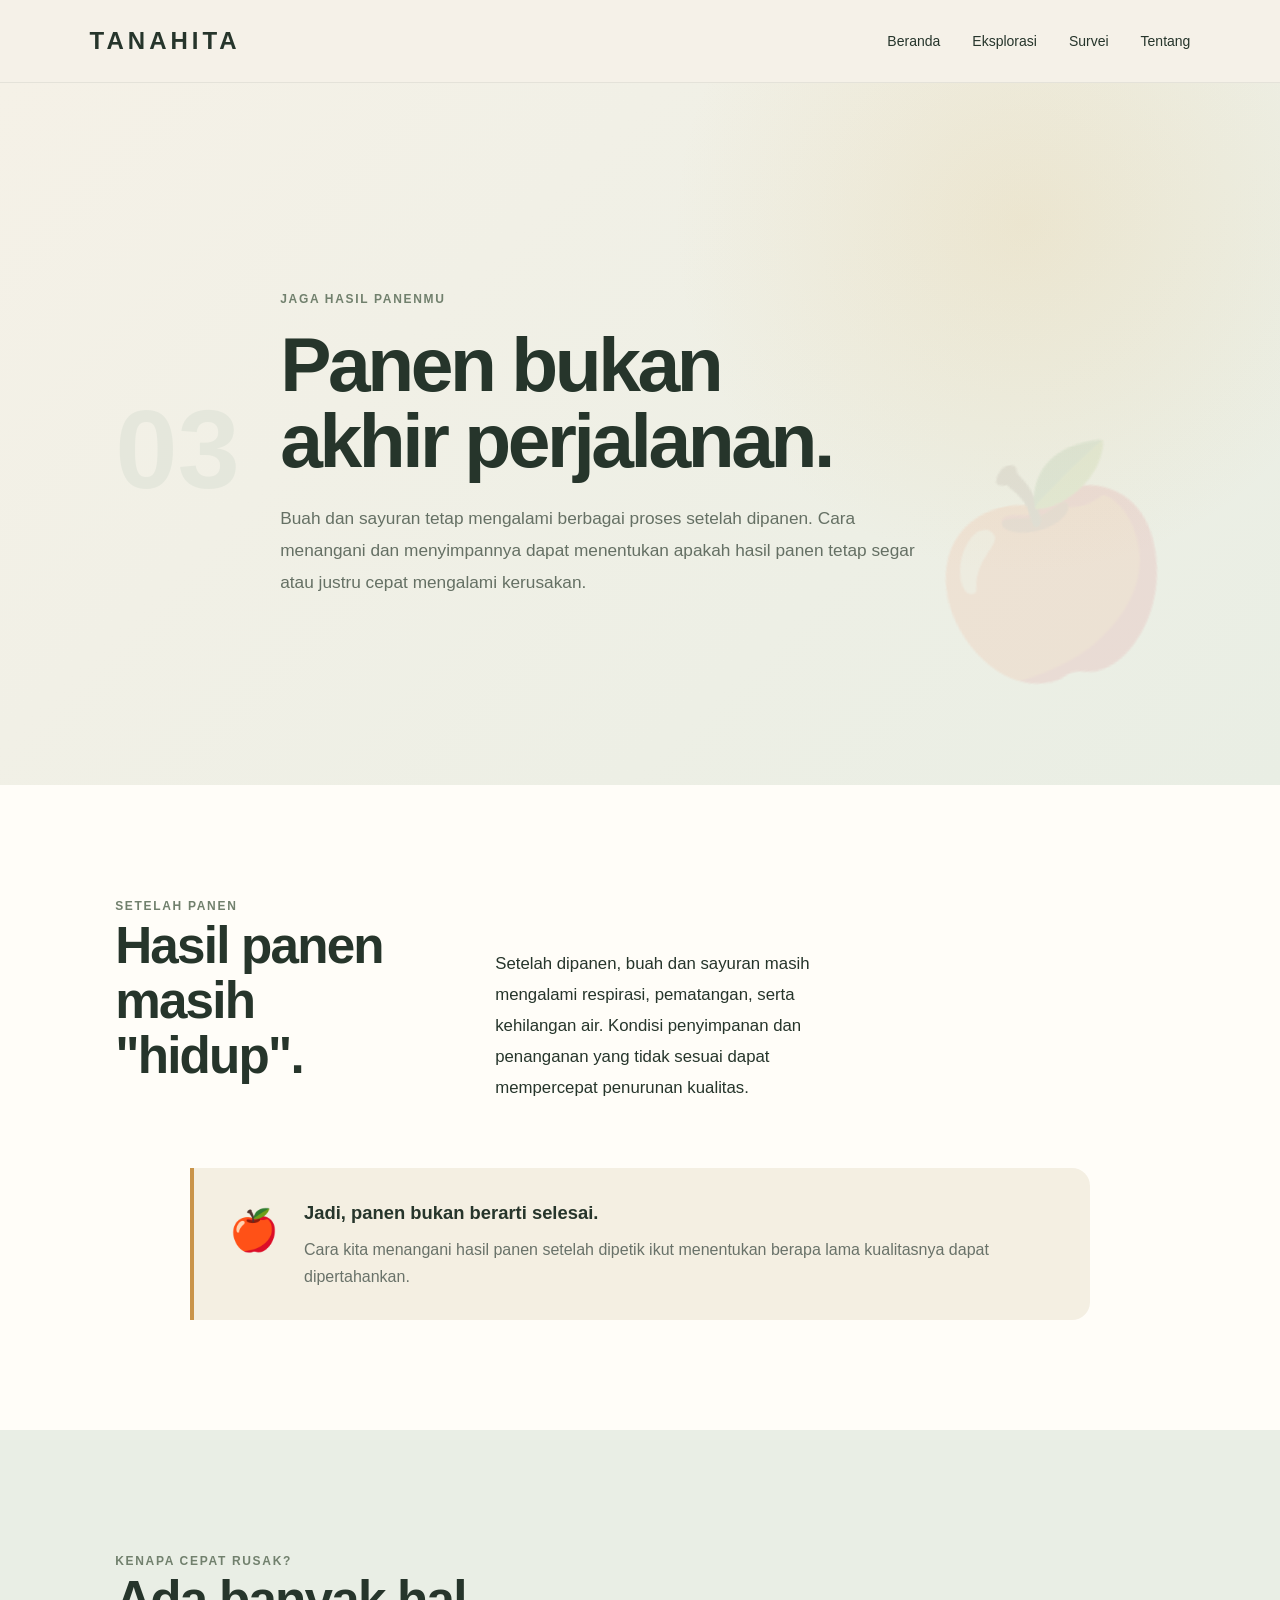
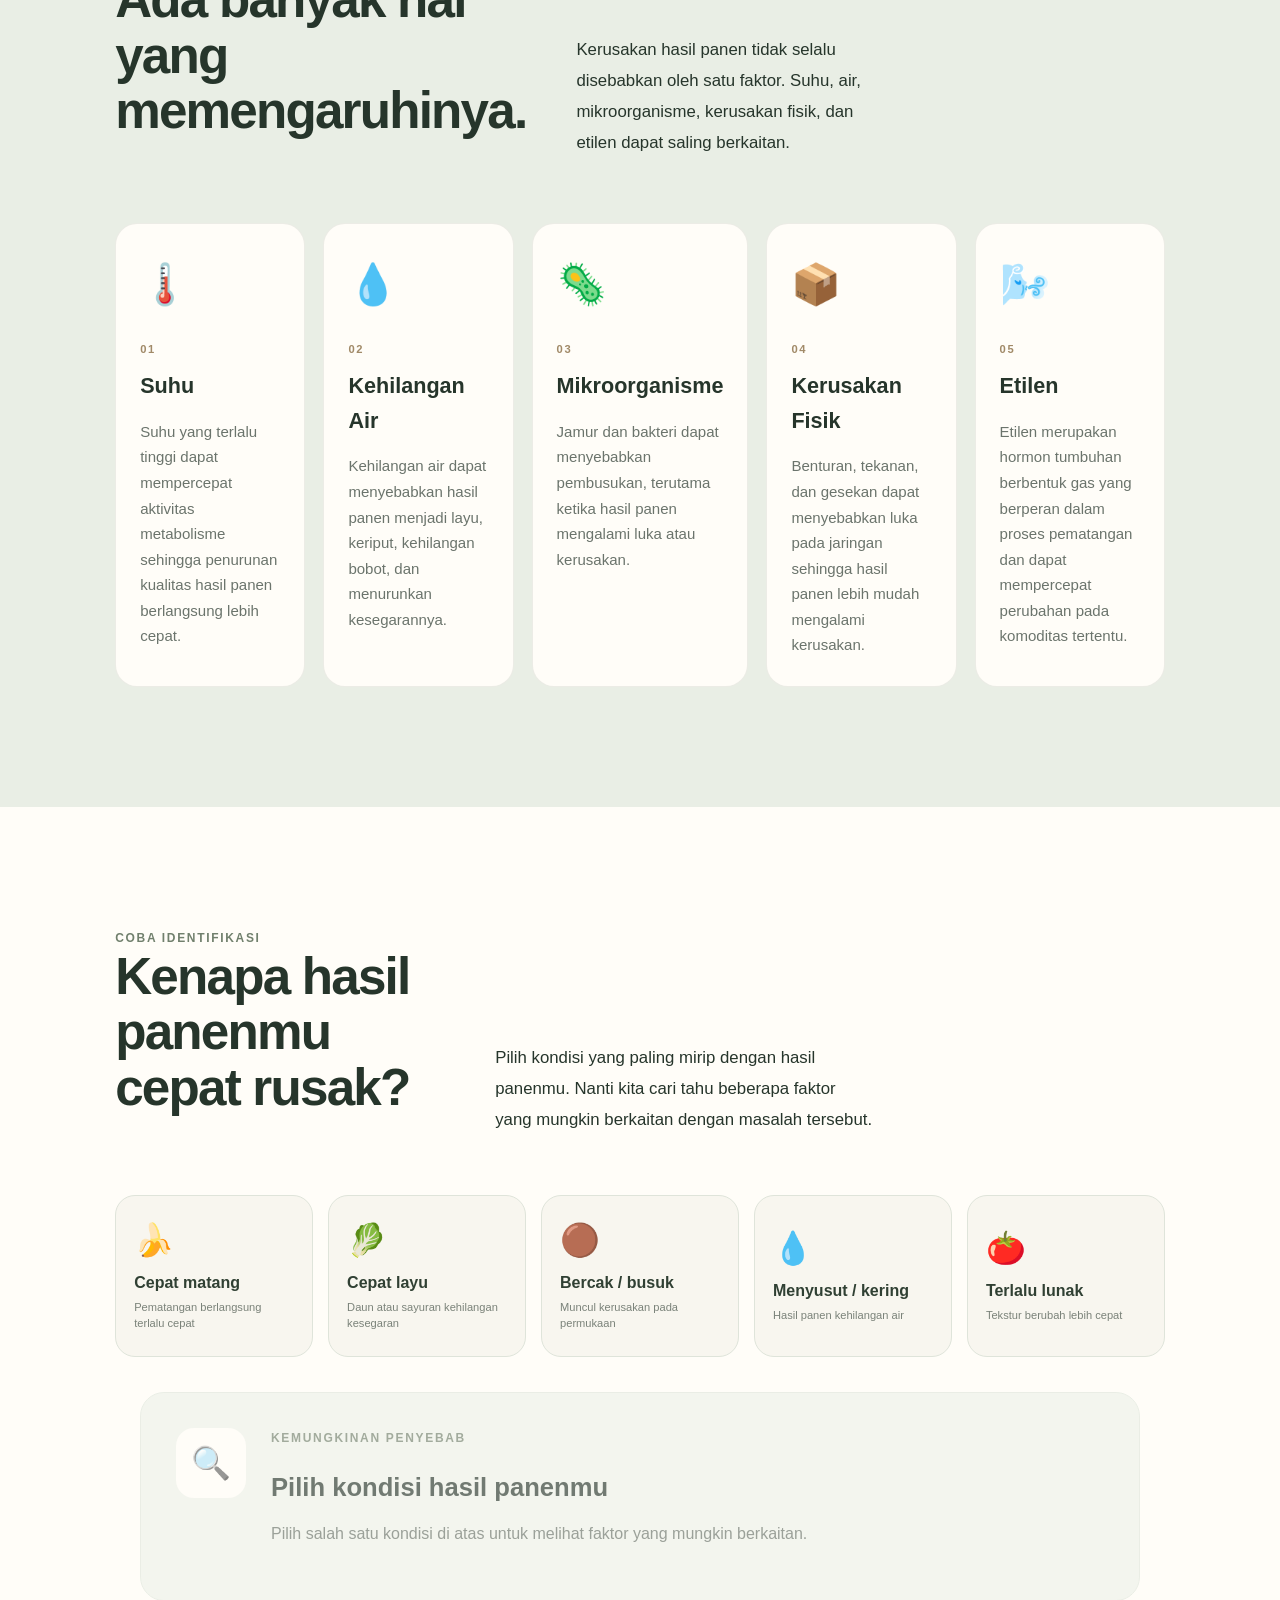
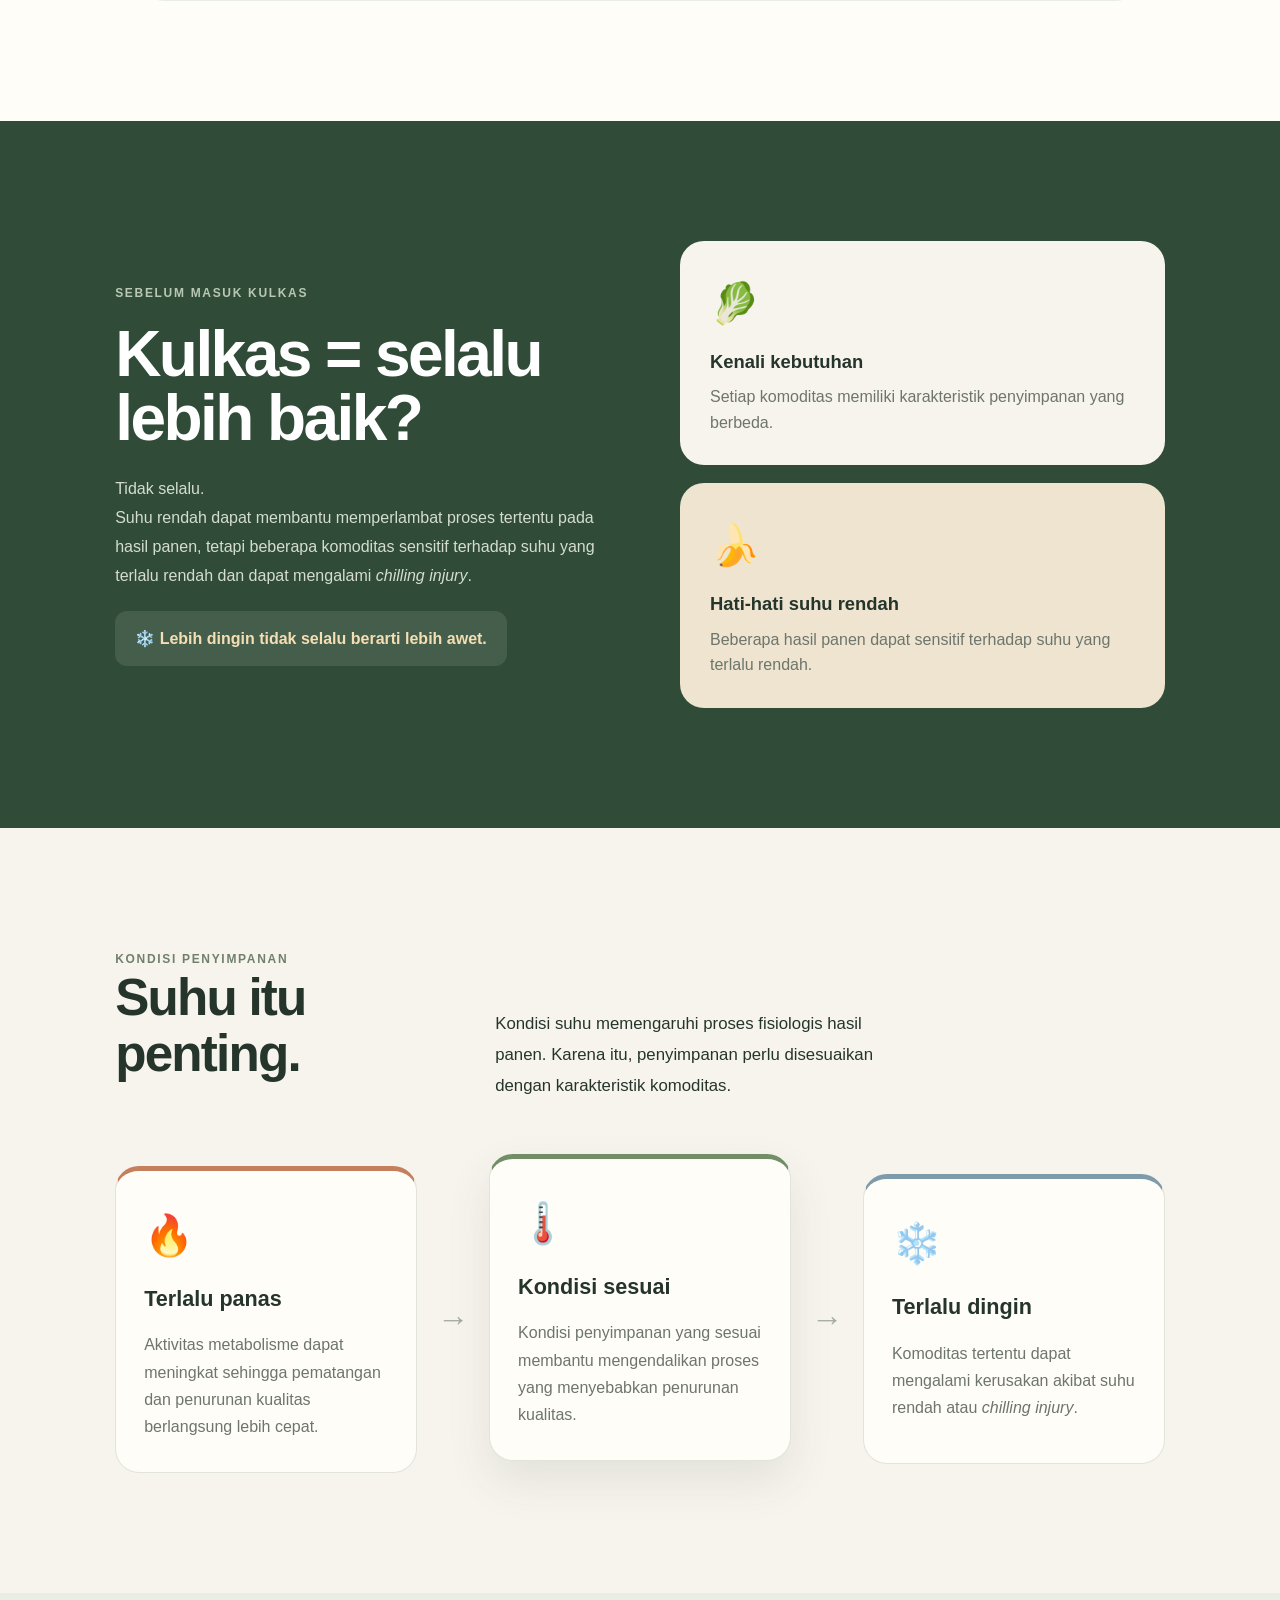
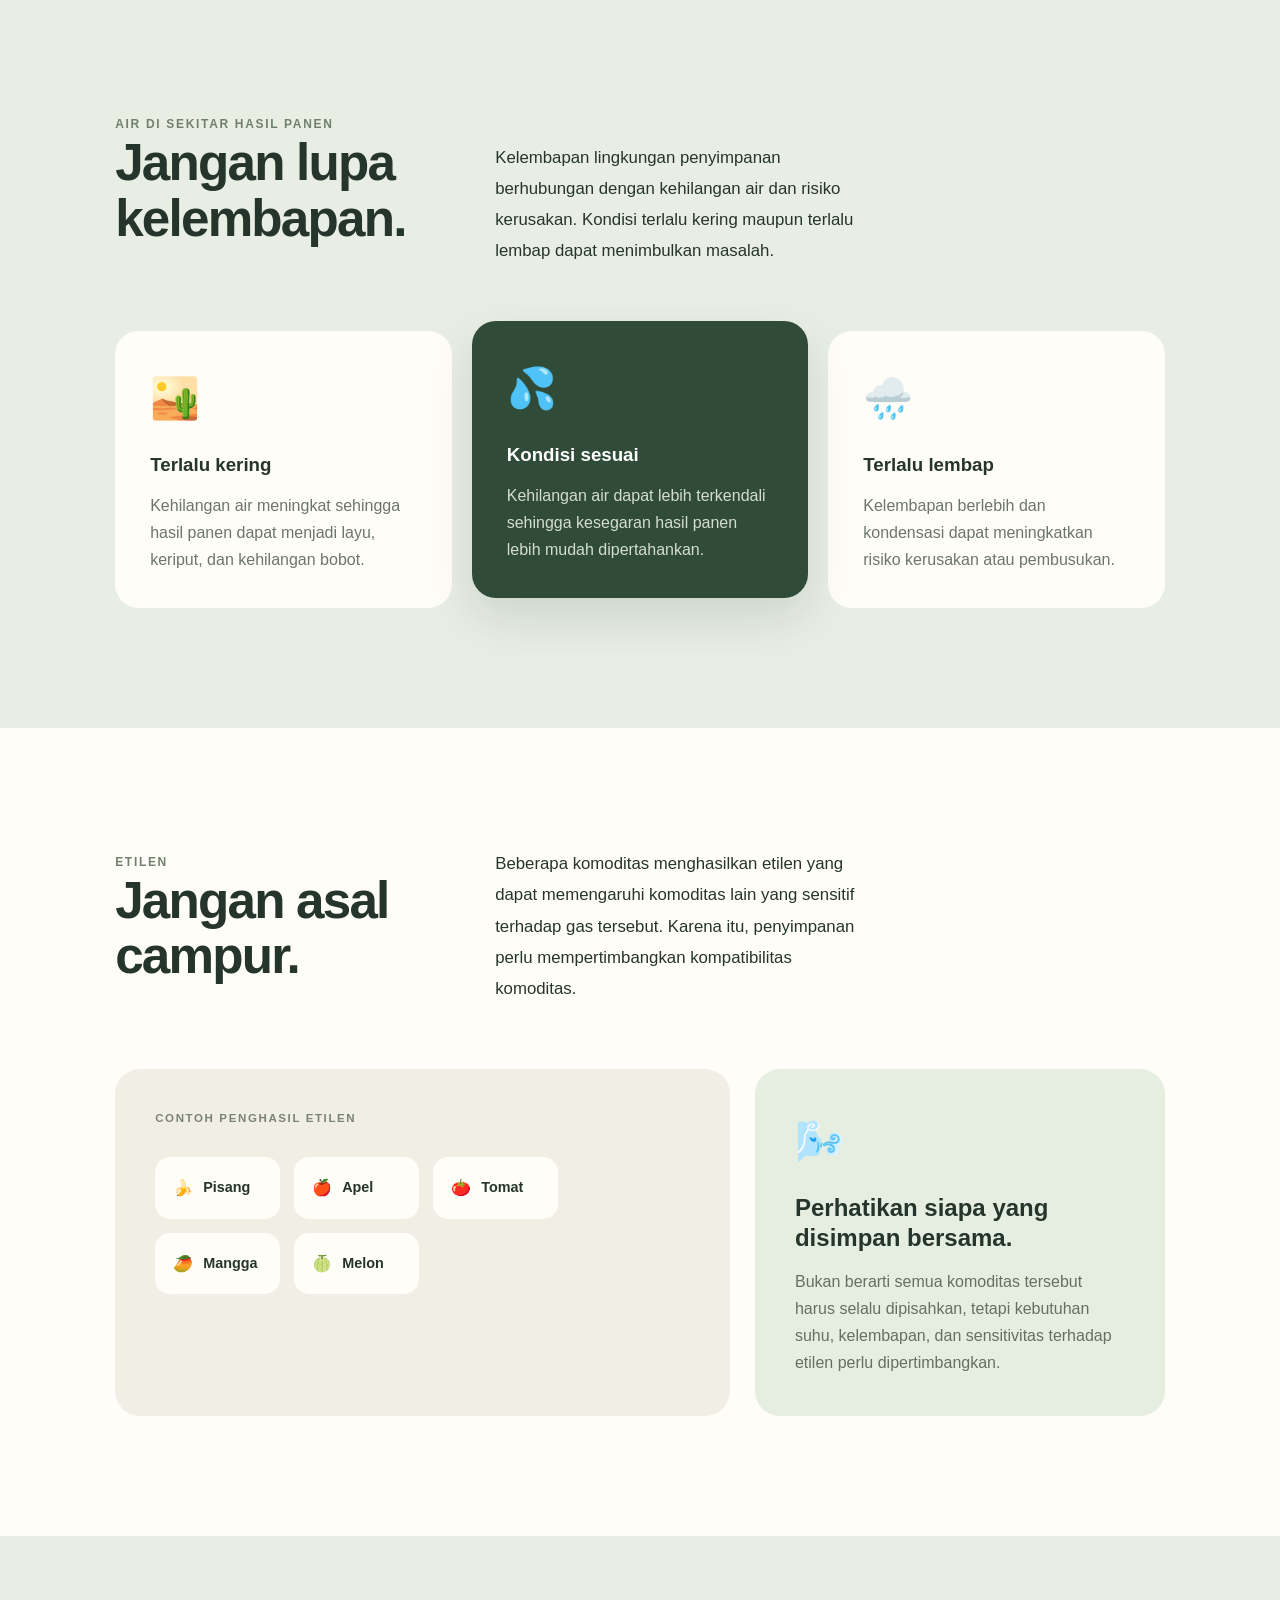
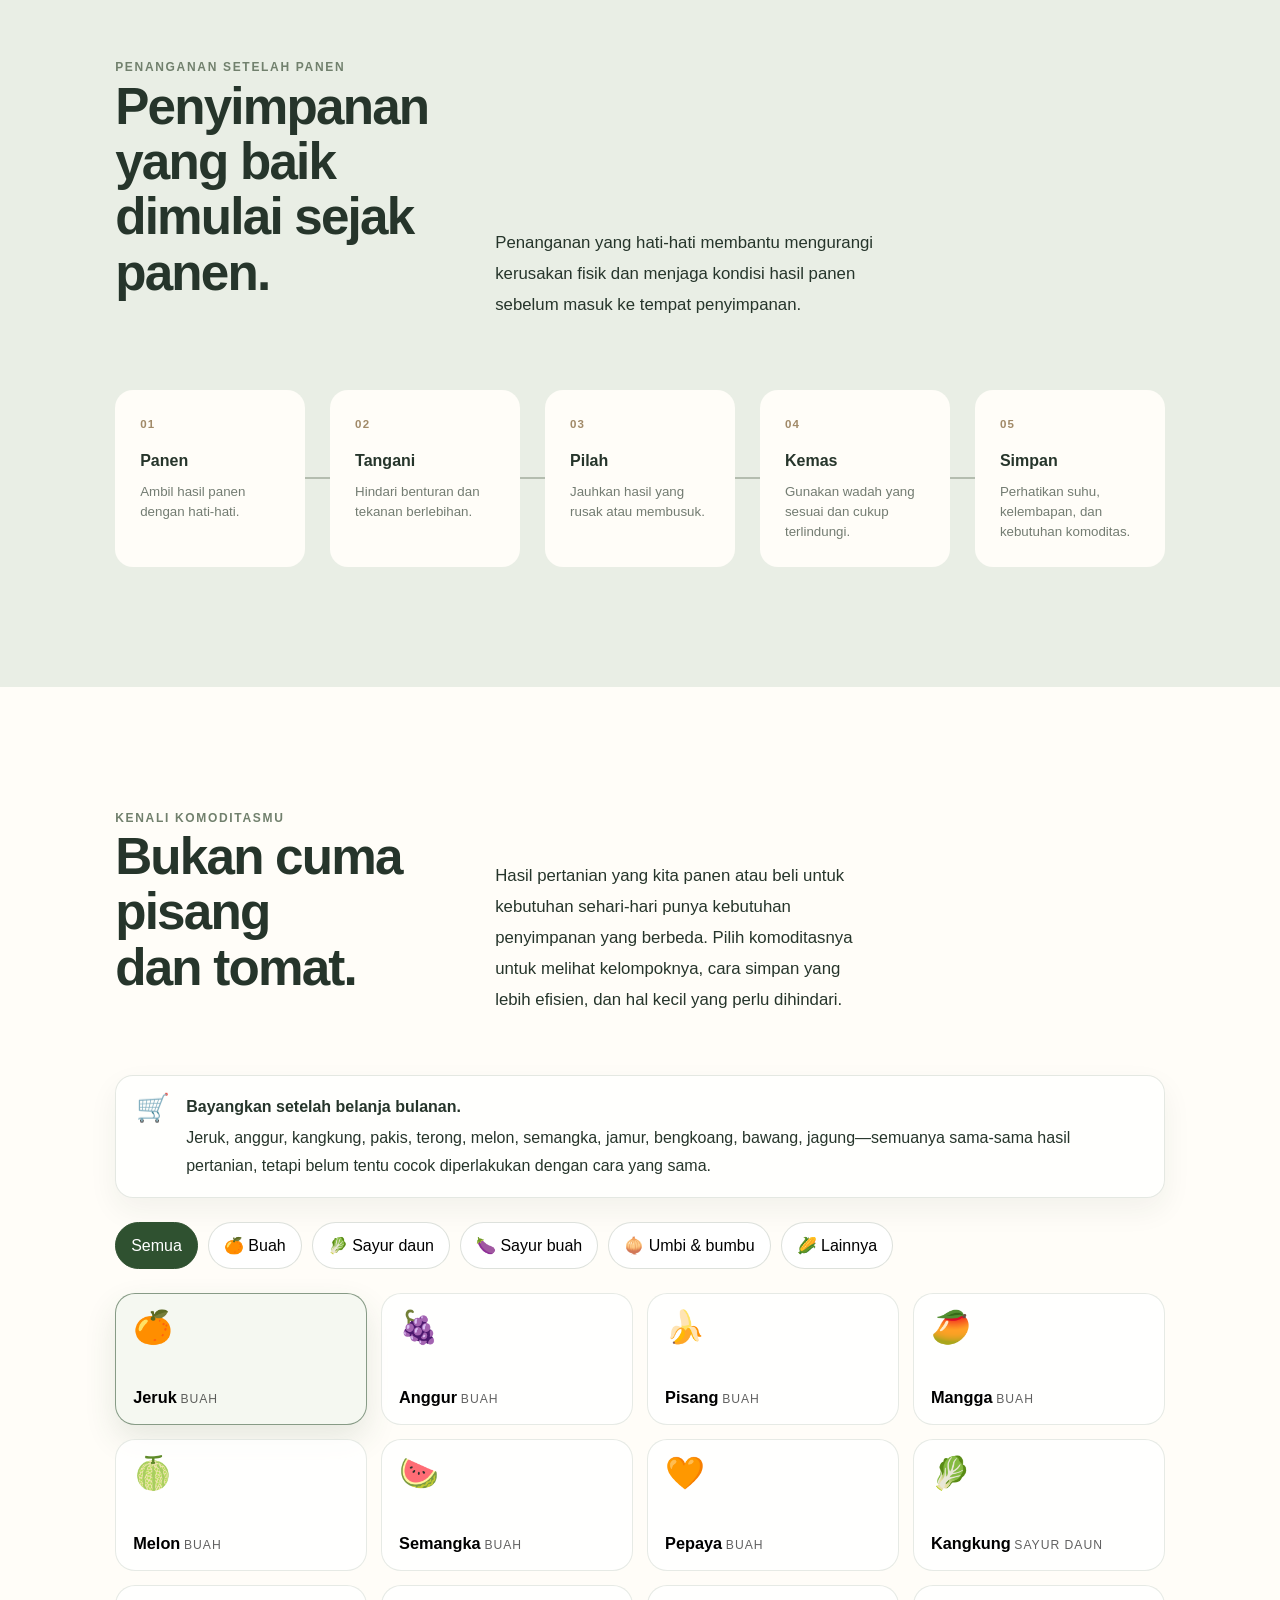
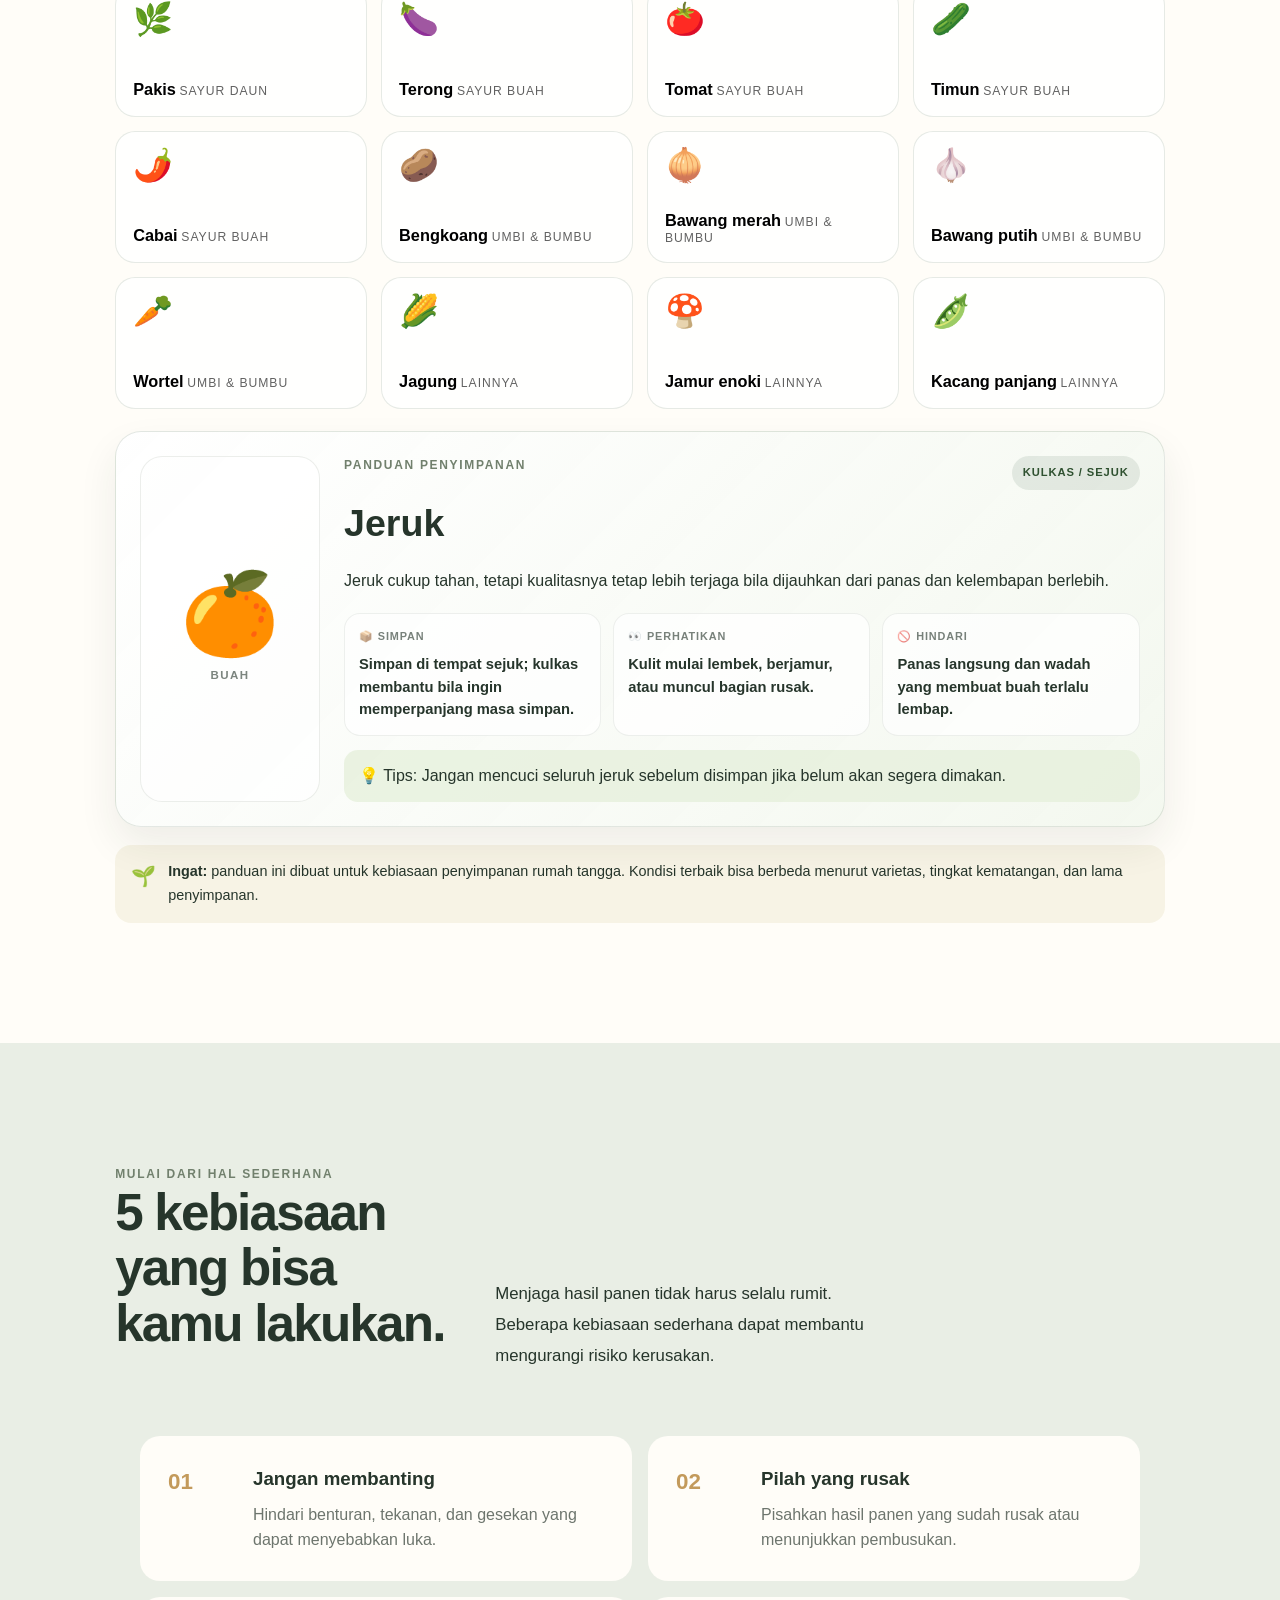
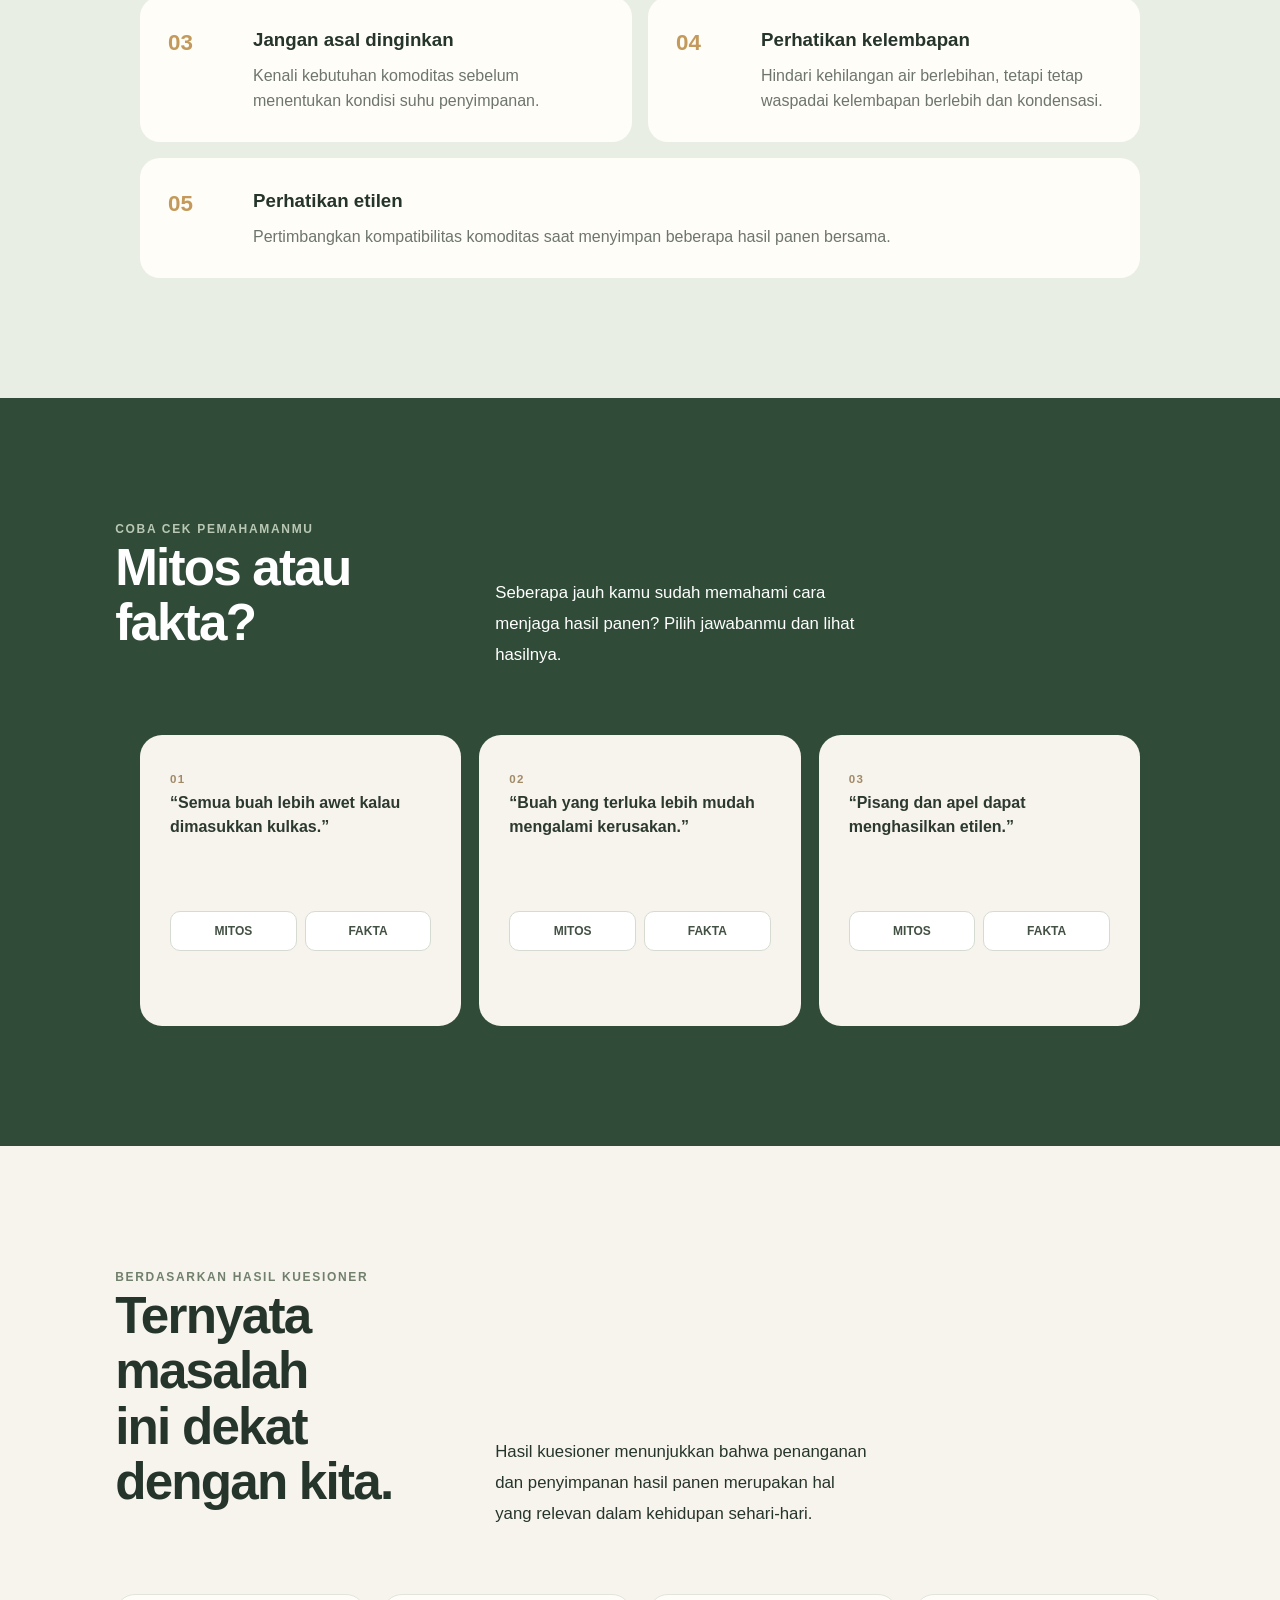
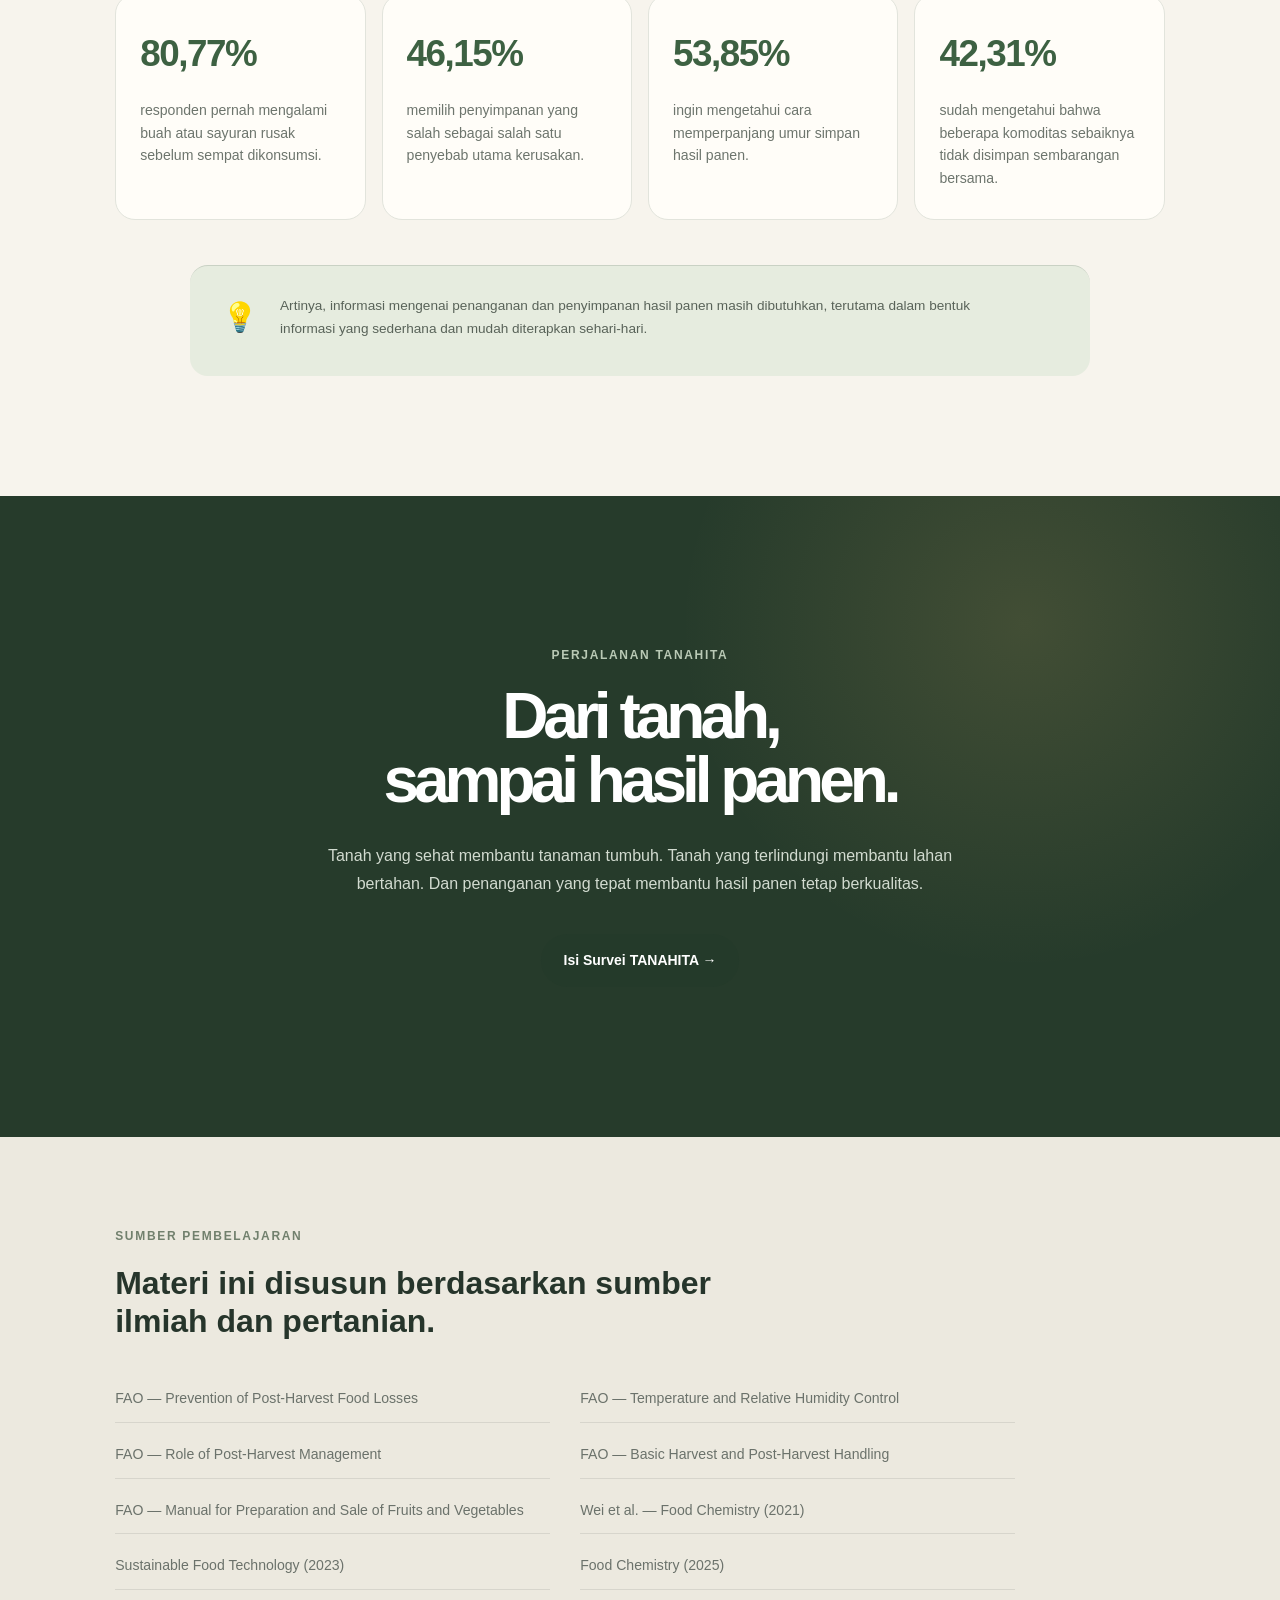
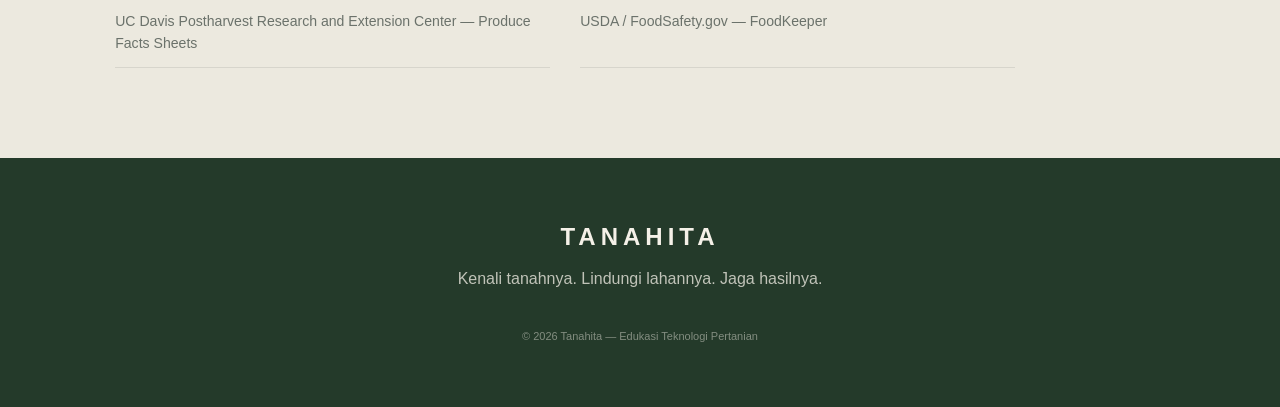
<file: pascapanen.html>
<!DOCTYPE html>
<html lang="id">

<head>
    <meta charset="UTF-8">
    <meta name="viewport" content="width=device-width, initial-scale=1.0">

    <title>TANAHITA — Jaga Hasil Panenmu</title>

    <link rel="stylesheet" href="style.css">
</head>


<body class="postharvest-page">

    <!-- ================= NAVBAR ================= -->

    <header class="navbar">

        <a href="index.html" class="logo">
            TANAHITA
        </a>

        <nav>
            <a href="index.html">Beranda</a>
            <a href="eksplorasi.html">Eksplorasi</a>
            <a href="survei.html">Survei</a>
            <a href="tentang.html">Tentang</a>
        </nav>

    </header>


    <main>

        <!-- ================= HERO ================= -->

        <section class="intro-section postharvest-hero">

            <div class="intro-number">
                03
            </div>

            <div class="intro-content">

                <p class="eyebrow">
                    JAGA HASIL PANENMU
                </p>

                <h1>
                    Panen bukan<br>
                    akhir perjalanan.
                </h1>

                <p>
                    Buah dan sayuran tetap mengalami berbagai proses
                    setelah dipanen. Cara menangani dan menyimpannya
                    dapat menentukan apakah hasil panen tetap segar
                    atau justru cepat mengalami kerusakan.
                </p>

            </div>

        </section>


        <!-- ================= INTRO ================= -->

        <section class="postharvest-intro">

            <div class="section-heading">

                <div>
                    <p class="eyebrow">
                        SETELAH PANEN
                    </p>

                    <h2>
                        Hasil panen<br>
                        masih "hidup".
                    </h2>
                </div>

                <p>
                    Setelah dipanen, buah dan sayuran masih mengalami
                    respirasi, pematangan, serta kehilangan air.
                    Kondisi penyimpanan dan penanganan yang tidak sesuai
                    dapat mempercepat penurunan kualitas.
                </p>

            </div>

            <div class="postharvest-intro-note">

                <span class="postharvest-note-icon">🍎</span>

                <div>
                    <strong>
                        Jadi, panen bukan berarti selesai.
                    </strong>

                    <p>
                        Cara kita menangani hasil panen setelah dipetik
                        ikut menentukan berapa lama kualitasnya dapat
                        dipertahankan.
                    </p>
                </div>

            </div>

        </section>


        <!-- ================= KENAPA CEPAT RUSAK ================= -->

        <section class="postharvest-factors">

            <div class="section-heading">

                <div>
                    <p class="eyebrow">
                        KENAPA CEPAT RUSAK?
                    </p>

                    <h2>
                        Ada banyak hal<br>
                        yang memengaruhinya.
                    </h2>
                </div>

                <p>
                    Kerusakan hasil panen tidak selalu disebabkan oleh
                    satu faktor. Suhu, air, mikroorganisme, kerusakan
                    fisik, dan etilen dapat saling berkaitan.
                </p>

            </div>


            <div class="postharvest-factor-grid">

                <!-- SUHU -->

                <article class="postharvest-factor-card">

                    <div class="factor-icon">
                        🌡️
                    </div>

                    <span class="factor-number">
                        01
                    </span>

                    <h3>
                        Suhu
                    </h3>

                    <p>
                        Suhu yang terlalu tinggi dapat mempercepat
                        aktivitas metabolisme sehingga penurunan kualitas
                        hasil panen berlangsung lebih cepat.
                    </p>

                </article>


                <!-- KEHILANGAN AIR -->

                <article class="postharvest-factor-card">

                    <div class="factor-icon">
                        💧
                    </div>

                    <span class="factor-number">
                        02
                    </span>

                    <h3>
                        Kehilangan Air
                    </h3>

                    <p>
                        Kehilangan air dapat menyebabkan hasil panen
                        menjadi layu, keriput, kehilangan bobot,
                        dan menurunkan kesegarannya.
                    </p>

                </article>


                <!-- MIKROORGANISME -->

                <article class="postharvest-factor-card">

                    <div class="factor-icon">
                        🦠
                    </div>

                    <span class="factor-number">
                        03
                    </span>

                    <h3>
                        Mikroorganisme
                    </h3>

                    <p>
                        Jamur dan bakteri dapat menyebabkan pembusukan,
                        terutama ketika hasil panen mengalami luka
                        atau kerusakan.
                    </p>

                </article>


                <!-- KERUSAKAN FISIK -->

                <article class="postharvest-factor-card">

                    <div class="factor-icon">
                        📦
                    </div>

                    <span class="factor-number">
                        04
                    </span>

                    <h3>
                        Kerusakan Fisik
                    </h3>

                    <p>
                        Benturan, tekanan, dan gesekan dapat menyebabkan
                        luka pada jaringan sehingga hasil panen lebih
                        mudah mengalami kerusakan.
                    </p>

                </article>


                <!-- ETILEN -->

                <article class="postharvest-factor-card">

                    <div class="factor-icon">
                        🌬️
                    </div>

                    <span class="factor-number">
                        05
                    </span>

                    <h3>
                        Etilen
                    </h3>

                    <p>
                        Etilen merupakan hormon tumbuhan berbentuk gas
                        yang berperan dalam proses pematangan dan dapat
                        mempercepat perubahan pada komoditas tertentu.
                    </p>

                </article>

            </div>

        </section>


        <!-- ================= INTERAKTIF MASALAH ================= -->

        <section class="postharvest-problem">

            <div class="section-heading">

                <div>
                    <p class="eyebrow">
                        COBA IDENTIFIKASI
                    </p>

                    <h2>
                        Kenapa hasil panenmu<br>
                        cepat rusak?
                    </h2>
                </div>

                <p>
                    Pilih kondisi yang paling mirip dengan hasil panenmu.
                    Nanti kita cari tahu beberapa faktor yang mungkin
                    berkaitan dengan masalah tersebut.
                </p>

            </div>


            <div class="damage-selector">

                <button class="damage-button" data-problem="matang">
                    <span>🍌</span>
                    <strong>Cepat matang</strong>
                    <small>Pematangan berlangsung terlalu cepat</small>
                </button>


                <button class="damage-button" data-problem="layu">
                    <span>🥬</span>
                    <strong>Cepat layu</strong>
                    <small>Daun atau sayuran kehilangan kesegaran</small>
                </button>


                <button class="damage-button" data-problem="busuk">
                    <span>🟤</span>
                    <strong>Bercak / busuk</strong>
                    <small>Muncul kerusakan pada permukaan</small>
                </button>


                <button class="damage-button" data-problem="kering">
                    <span>💧</span>
                    <strong>Menyusut / kering</strong>
                    <small>Hasil panen kehilangan air</small>
                </button>


                <button class="damage-button" data-problem="lunak">
                    <span>🍅</span>
                    <strong>Terlalu lunak</strong>
                    <small>Tekstur berubah lebih cepat</small>
                </button>

            </div>


            <div class="damage-result" id="damageResult">

                <div class="damage-result-icon" id="damageIcon">
                    🔍
                </div>

                <div>

                    <p class="eyebrow">
                        KEMUNGKINAN PENYEBAB
                    </p>

                    <h3 id="damageTitle">
                        Pilih kondisi hasil panenmu
                    </h3>

                    <p id="damageDescription">
                        Pilih salah satu kondisi di atas untuk melihat
                        faktor yang mungkin berkaitan.
                    </p>

                    <div id="damageTips" class="damage-tips"></div>

                </div>

            </div>

        </section>


        <!-- ================= KULKAS ================= -->

        <section class="postharvest-cold">

            <div class="postharvest-split">

                <div class="postharvest-split-content">

                    <p class="eyebrow">
                        SEBELUM MASUK KULKAS
                    </p>

                    <h2>
                        Kulkas = selalu<br>
                        lebih baik?
                    </h2>

                    <p>
                        Tidak selalu.
                    </p>

                    <p>
                        Suhu rendah dapat membantu memperlambat proses
                        tertentu pada hasil panen, tetapi beberapa
                        komoditas sensitif terhadap suhu yang terlalu
                        rendah dan dapat mengalami <em>chilling injury</em>.
                    </p>

                    <div class="highlight-message">
                        ❄️ Lebih dingin tidak selalu berarti lebih awet.
                    </div>

                </div>


                <div class="postharvest-cold-visual">

                    <div class="cold-card cold-good">
                        <span>🥬</span>
                        <strong>Kenali kebutuhan</strong>
                        <p>
                            Setiap komoditas memiliki karakteristik
                            penyimpanan yang berbeda.
                        </p>
                    </div>


                    <div class="cold-card cold-warning">
                        <span>🍌</span>
                        <strong>Hati-hati suhu rendah</strong>
                        <p>
                            Beberapa hasil panen dapat sensitif terhadap
                            suhu yang terlalu rendah.
                        </p>
                    </div>

                </div>

            </div>

        </section>


        <!-- ================= SUHU ================= -->

        <section class="postharvest-temperature">

            <div class="section-heading">

                <div>
                    <p class="eyebrow">
                        KONDISI PENYIMPANAN
                    </p>

                    <h2>
                        Suhu itu<br>
                        penting.
                    </h2>
                </div>

                <p>
                    Kondisi suhu memengaruhi proses fisiologis hasil
                    panen. Karena itu, penyimpanan perlu disesuaikan
                    dengan karakteristik komoditas.
                </p>

            </div>


            <div class="temperature-flow">

                <div class="temperature-card temperature-hot">

                    <span class="temperature-icon">
                        🔥
                    </span>

                    <h3>
                        Terlalu panas
                    </h3>

                    <p>
                        Aktivitas metabolisme dapat meningkat sehingga
                        pematangan dan penurunan kualitas berlangsung
                        lebih cepat.
                    </p>

                </div>


                <div class="temperature-arrow">
                    →
                </div>


                <div class="temperature-card temperature-good">

                    <span class="temperature-icon">
                        🌡️
                    </span>

                    <h3>
                        Kondisi sesuai
                    </h3>

                    <p>
                        Kondisi penyimpanan yang sesuai membantu
                        mengendalikan proses yang menyebabkan
                        penurunan kualitas.
                    </p>

                </div>


                <div class="temperature-arrow">
                    →
                </div>


                <div class="temperature-card temperature-cold">

                    <span class="temperature-icon">
                        ❄️
                    </span>

                    <h3>
                        Terlalu dingin
                    </h3>

                    <p>
                        Komoditas tertentu dapat mengalami kerusakan
                        akibat suhu rendah atau <em>chilling injury</em>.
                    </p>

                </div>

            </div>

        </section>


        <!-- ================= KELEMBAPAN ================= -->

        <section class="postharvest-humidity">

            <div class="section-heading">

                <div>
                    <p class="eyebrow">
                        AIR DI SEKITAR HASIL PANEN
                    </p>

                    <h2>
                        Jangan lupa<br>
                        kelembapan.
                    </h2>
                </div>

                <p>
                    Kelembapan lingkungan penyimpanan berhubungan dengan
                    kehilangan air dan risiko kerusakan. Kondisi terlalu
                    kering maupun terlalu lembap dapat menimbulkan masalah.
                </p>

            </div>


            <div class="humidity-grid">

                <article class="humidity-card">

                    <span>🏜️</span>

                    <h3>
                        Terlalu kering
                    </h3>

                    <p>
                        Kehilangan air meningkat sehingga hasil panen
                        dapat menjadi layu, keriput, dan kehilangan bobot.
                    </p>

                </article>


                <article class="humidity-card humidity-main">

                    <span>💦</span>

                    <h3>
                        Kondisi sesuai
                    </h3>

                    <p>
                        Kehilangan air dapat lebih terkendali sehingga
                        kesegaran hasil panen lebih mudah dipertahankan.
                    </p>

                </article>


                <article class="humidity-card">

                    <span>🌧️</span>

                    <h3>
                        Terlalu lembap
                    </h3>

                    <p>
                        Kelembapan berlebih dan kondensasi dapat
                        meningkatkan risiko kerusakan atau pembusukan.
                    </p>

                </article>

            </div>

        </section>


        <!-- ================= ETILEN ================= -->

        <section class="postharvest-ethylene">

            <div class="section-heading">

                <div>
                    <p class="eyebrow">
                        ETILEN
                    </p>

                    <h2>
                        Jangan asal<br>
                        campur.
                    </h2>
                </div>

                <p>
                    Beberapa komoditas menghasilkan etilen yang dapat
                    memengaruhi komoditas lain yang sensitif terhadap
                    gas tersebut. Karena itu, penyimpanan perlu
                    mempertimbangkan kompatibilitas komoditas.
                </p>

            </div>


            <div class="ethylene-layout">

                <div class="ethylene-producers">

                    <span class="ethylene-label">
                        CONTOH PENGHASIL ETILEN
                    </span>

                    <div class="ethylene-items">

                        <div>
                            🍌
                            <span>Pisang</span>
                        </div>

                        <div>
                            🍎
                            <span>Apel</span>
                        </div>

                        <div>
                            🍅
                            <span>Tomat</span>
                        </div>

                        <div>
                            🥭
                            <span>Mangga</span>
                        </div>

                        <div>
                            🍈
                            <span>Melon</span>
                        </div>

                    </div>

                </div>


                <div class="ethylene-message">

                    <span>🌬️</span>

                    <h3>
                        Perhatikan siapa yang disimpan bersama.
                    </h3>

                    <p>
                        Bukan berarti semua komoditas tersebut harus
                        selalu dipisahkan, tetapi kebutuhan suhu,
                        kelembapan, dan sensitivitas terhadap etilen
                        perlu dipertimbangkan.
                    </p>

                </div>

            </div>

        </section>


        <!-- ================= FLOW PENANGANAN ================= -->

        <section class="postharvest-flow-section">

            <div class="section-heading">

                <div>
                    <p class="eyebrow">
                        PENANGANAN SETELAH PANEN
                    </p>

                    <h2>
                        Penyimpanan yang baik<br>
                        dimulai sejak panen.
                    </h2>
                </div>

                <p>
                    Penanganan yang hati-hati membantu mengurangi kerusakan
                    fisik dan menjaga kondisi hasil panen sebelum masuk
                    ke tempat penyimpanan.
                </p>

            </div>


            <div class="postharvest-flow">

                <div class="flow-step">
                    <span>01</span>
                    <strong>Panen</strong>
                    <small>Ambil hasil panen dengan hati-hati.</small>
                </div>

                <div class="flow-line"></div>

                <div class="flow-step">
                    <span>02</span>
                    <strong>Tangani</strong>
                    <small>Hindari benturan dan tekanan berlebihan.</small>
                </div>

                <div class="flow-line"></div>

                <div class="flow-step">
                    <span>03</span>
                    <strong>Pilah</strong>
                    <small>Jauhkan hasil yang rusak atau membusuk.</small>
                </div>

                <div class="flow-line"></div>

                <div class="flow-step">
                    <span>04</span>
                    <strong>Kemas</strong>
                    <small>Gunakan wadah yang sesuai dan cukup terlindungi.</small>
                </div>

                <div class="flow-line"></div>

                <div class="flow-step">
                    <span>05</span>
                    <strong>Simpan</strong>
                    <small>Perhatikan suhu, kelembapan, dan kebutuhan komoditas.</small>
                </div>

            </div>

        </section>


        <!-- ================= PETA KOMODITAS ================= -->
        <section class="postharvest-products postharvest-commodity-library">

            <div class="section-heading">
                <div>
                    <p class="eyebrow">KENALI KOMODITASMU</p>
                    <h2>
                        Bukan cuma pisang<br>
                        dan tomat.
                    </h2>
                </div>

                <p>
                    Hasil pertanian yang kita panen atau beli untuk kebutuhan
                    sehari-hari punya kebutuhan penyimpanan yang berbeda.
                    Pilih komoditasnya untuk melihat kelompoknya, cara simpan
                    yang lebih efisien, dan hal kecil yang perlu dihindari.
                </p>
            </div>

            <div class="commodity-intro-note">
                <span>🛒</span>
                <div>
                    <strong>Bayangkan setelah belanja bulanan.</strong>
                    <p>
                        Jeruk, anggur, kangkung, pakis, terong, melon, semangka,
                        jamur, bengkoang, bawang, jagung—semuanya sama-sama hasil
                        pertanian, tetapi belum tentu cocok diperlakukan dengan cara yang sama.
                    </p>
                </div>
            </div>

            <div class="commodity-filters" role="tablist" aria-label="Kelompok komoditas">
                <button class="commodity-filter active" type="button" data-category="semua">Semua</button>
                <button class="commodity-filter" type="button" data-category="buah">🍊 Buah</button>
                <button class="commodity-filter" type="button" data-category="daun">🥬 Sayur daun</button>
                <button class="commodity-filter" type="button" data-category="buah-sayur">🍆 Sayur buah</button>
                <button class="commodity-filter" type="button" data-category="umbi-bumbu">🧅 Umbi & bumbu</button>
                <button class="commodity-filter" type="button" data-category="lainnya">🌽 Lainnya</button>
            </div>

            <div class="commodity-grid" id="commodityGrid">
                <!-- Kartu komoditas diisi oleh script.js -->
            </div>

            <div class="commodity-detail" id="commodityDetail" aria-live="polite">
                <div class="commodity-detail-visual">
                    <div class="commodity-detail-icon" id="commodityDetailIcon">🍊</div>
                    <span id="commodityDetailCategory">BUAH</span>
                </div>

                <div class="commodity-detail-content">
                    <div class="commodity-detail-heading">
                        <div>
                            <p class="eyebrow">PANDUAN PENYIMPANAN</p>
                            <h3 id="commodityDetailTitle">Jeruk</h3>
                        </div>
                        <span class="commodity-storage-badge" id="commodityStorageBadge">KULKAS / SEJUK</span>
                    </div>

                    <p id="commodityDetailText">
                        Jeruk cukup tahan dibanding banyak buah lunak, tetapi tetap
                        perlu dijauhkan dari panas dan kelembapan berlebih.
                    </p>

                    <div class="commodity-detail-grid">
                        <div>
                            <span>📦 SIMPAN</span>
                            <strong id="commodityStore">Kulkas untuk simpan lebih lama.</strong>
                        </div>
                        <div>
                            <span>👀 PERHATIKAN</span>
                            <strong id="commodityWatch">Kulit, kelembapan, dan bagian yang mulai rusak.</strong>
                        </div>
                        <div>
                            <span>🚫 HINDARI</span>
                            <strong id="commodityAvoid">Benturan dan tempat yang panas.</strong>
                        </div>
                    </div>

                    <div class="commodity-detail-tip" id="commodityTip">
                        💡 Tips: simpan hanya sebanyak yang akan dikonsumsi agar kualitas tetap terjaga.
                    </div>
                </div>
            </div>

            <div class="commodity-reminder">
                <span>🌱</span>
                <p>
                    <strong>Ingat:</strong> panduan ini dibuat untuk kebiasaan penyimpanan
                    rumah tangga. Kondisi terbaik bisa berbeda menurut varietas, tingkat
                    kematangan, dan lama penyimpanan.
                </p>
            </div>

        </section>


        <!-- ================= 5 KEBIASAAN ================= -->

        <section class="postharvest-habits">

            <div class="section-heading">

                <div>
                    <p class="eyebrow">
                        MULAI DARI HAL SEDERHANA
                    </p>

                    <h2>
                        5 kebiasaan<br>
                        yang bisa kamu lakukan.
                    </h2>
                </div>

                <p>
                    Menjaga hasil panen tidak harus selalu rumit.
                    Beberapa kebiasaan sederhana dapat membantu
                    mengurangi risiko kerusakan.
                </p>

            </div>


            <div class="habit-grid">

                <article class="habit-card">

                    <span>01</span>

                    <div>
                        <h3>
                            Jangan membanting
                        </h3>

                        <p>
                            Hindari benturan, tekanan, dan gesekan
                            yang dapat menyebabkan luka.
                        </p>
                    </div>

                </article>


                <article class="habit-card">

                    <span>02</span>

                    <div>
                        <h3>
                            Pilah yang rusak
                        </h3>

                        <p>
                            Pisahkan hasil panen yang sudah rusak
                            atau menunjukkan pembusukan.
                        </p>
                    </div>

                </article>


                <article class="habit-card">

                    <span>03</span>

                    <div>
                        <h3>
                            Jangan asal dinginkan
                        </h3>

                        <p>
                            Kenali kebutuhan komoditas sebelum
                            menentukan kondisi suhu penyimpanan.
                        </p>
                    </div>

                </article>


                <article class="habit-card">

                    <span>04</span>

                    <div>
                        <h3>
                            Perhatikan kelembapan
                        </h3>

                        <p>
                            Hindari kehilangan air berlebihan,
                            tetapi tetap waspadai kelembapan berlebih
                            dan kondensasi.
                        </p>
                    </div>

                </article>


                <article class="habit-card">

                    <span>05</span>

                    <div>
                        <h3>
                            Perhatikan etilen
                        </h3>

                        <p>
                            Pertimbangkan kompatibilitas komoditas
                            saat menyimpan beberapa hasil panen bersama.
                        </p>
                    </div>

                </article>

            </div>

        </section>


        <!-- ================= MITOS FAKTA ================= -->

        <section class="postharvest-quiz">

            <div class="section-heading">

                <div>
                    <p class="eyebrow">
                        COBA CEK PEMAHAMANMU
                    </p>

                    <h2>
                        Mitos atau<br>
                        fakta?
                    </h2>
                </div>

                <p>
                    Seberapa jauh kamu sudah memahami cara menjaga
                    hasil panen? Pilih jawabanmu dan lihat hasilnya.
                </p>

            </div>


            <div class="myth-fact-grid">


                <!-- PERTANYAAN 1 -->

                <article class="myth-card">

                    <span class="myth-number">
                        01
                    </span>

                    <p class="myth-question">
                        “Semua buah lebih awet kalau dimasukkan kulkas.”
                    </p>

                    <div class="myth-buttons">

                        <button class="myth-button" data-answer="mitos">
                            MITOS
                        </button>

                        <button class="myth-button" data-answer="fakta">
                            FAKTA
                        </button>

                    </div>

                    <p class="myth-feedback"></p>

                </article>


                <!-- PERTANYAAN 2 -->

                <article class="myth-card">

                    <span class="myth-number">
                        02
                    </span>

                    <p class="myth-question">
                        “Buah yang terluka lebih mudah mengalami kerusakan.”
                    </p>

                    <div class="myth-buttons">

                        <button class="myth-button" data-answer="mitos">
                            MITOS
                        </button>

                        <button class="myth-button" data-answer="fakta">
                            FAKTA
                        </button>

                    </div>

                    <p class="myth-feedback"></p>

                </article>


                <!-- PERTANYAAN 3 -->

                <article class="myth-card">

                    <span class="myth-number">
                        03
                    </span>

                    <p class="myth-question">
                        “Pisang dan apel dapat menghasilkan etilen.”
                    </p>

                    <div class="myth-buttons">

                        <button class="myth-button" data-answer="mitos">
                            MITOS
                        </button>

                        <button class="myth-button" data-answer="fakta">
                            FAKTA
                        </button>

                    </div>

                    <p class="myth-feedback"></p>

                </article>

            </div>

        </section>


        <!-- ================= KUESIONER ================= -->

        <section class="postharvest-survey">

            <div class="section-heading">

                <div>
                    <p class="eyebrow">
                        BERDASARKAN HASIL KUESIONER
                    </p>

                    <h2>
                        Ternyata masalah<br>
                        ini dekat dengan kita.
                    </h2>
                </div>

                <p>
                    Hasil kuesioner menunjukkan bahwa penanganan
                    dan penyimpanan hasil panen merupakan hal yang
                    relevan dalam kehidupan sehari-hari.
                </p>

            </div>


            <div class="survey-stat-grid">

                <div class="survey-stat">

                    <strong>
                        80,77%
                    </strong>

                    <p>
                        responden pernah mengalami buah atau sayuran
                        rusak sebelum sempat dikonsumsi.
                    </p>

                </div>


                <div class="survey-stat">

                    <strong>
                        46,15%
                    </strong>

                    <p>
                        memilih penyimpanan yang salah sebagai salah
                        satu penyebab utama kerusakan.
                    </p>

                </div>


                <div class="survey-stat">

                    <strong>
                        53,85%
                    </strong>

                    <p>
                        ingin mengetahui cara memperpanjang umur simpan
                        hasil panen.
                    </p>

                </div>


                <div class="survey-stat">

                    <strong>
                        42,31%
                    </strong>

                    <p>
                        sudah mengetahui bahwa beberapa komoditas
                        sebaiknya tidak disimpan sembarangan bersama.
                    </p>

                </div>

            </div>


            <div class="survey-conclusion">

                <span>💡</span>

                <p>
                    Artinya, informasi mengenai penanganan dan
                    penyimpanan hasil panen masih dibutuhkan,
                    terutama dalam bentuk informasi yang sederhana
                    dan mudah diterapkan sehari-hari.
                </p>

            </div>

        </section>


        <!-- ================= CTA ================= -->

        <section class="cta-section postharvest-final-cta">

            <p class="eyebrow">
                PERJALANAN TANAHITA
            </p>

            <h2>
                Dari tanah,<br>
                sampai hasil panen.
            </h2>

            <p>
                Tanah yang sehat membantu tanaman tumbuh.
                Tanah yang terlindungi membantu lahan bertahan.
                Dan penanganan yang tepat membantu hasil panen
                tetap berkualitas.
            </p>

            <a href="survei.html" class="button button-light">
                Isi Survei TANAHITA →
            </a>

        </section>


        <!-- ================= SUMBER ================= -->

        <section class="postharvest-sources">

            <p class="eyebrow">
                SUMBER PEMBELAJARAN
            </p>

            <h2>
                Materi ini disusun berdasarkan
                sumber ilmiah dan pertanian.
            </h2>

            <div class="source-list">

                <p>
                    FAO — Prevention of Post-Harvest Food Losses
                </p>

                <p>
                    FAO — Temperature and Relative Humidity Control
                </p>

                <p>
                    FAO — Role of Post-Harvest Management
                </p>

                <p>
                    FAO — Basic Harvest and Post-Harvest Handling
                </p>

                <p>
                    FAO — Manual for Preparation and Sale of Fruits and Vegetables
                </p>

                <p>
                    Wei et al. — Food Chemistry (2021)
                </p>

                <p>
                    Sustainable Food Technology (2023)
                </p>

                <p>
                    Food Chemistry (2025)
                </p>

                <p>
                    UC Davis Postharvest Research and Extension Center — Produce Facts Sheets
                </p>

                <p>
                    USDA / FoodSafety.gov — FoodKeeper
                </p>

            </div>

        </section>

    </main>


    <!-- ================= FOOTER ================= -->

    <footer>

        <div class="footer-logo">
            TANAHITA
        </div>

        <p>
            Kenali tanahnya. Lindungi lahannya. Jaga hasilnya.
        </p>

        <span>
            © 2026 Tanahita — Edukasi Teknologi Pertanian
        </span>

    </footer>


    <script src="script.js"></script>

</body>

</html>
</file>
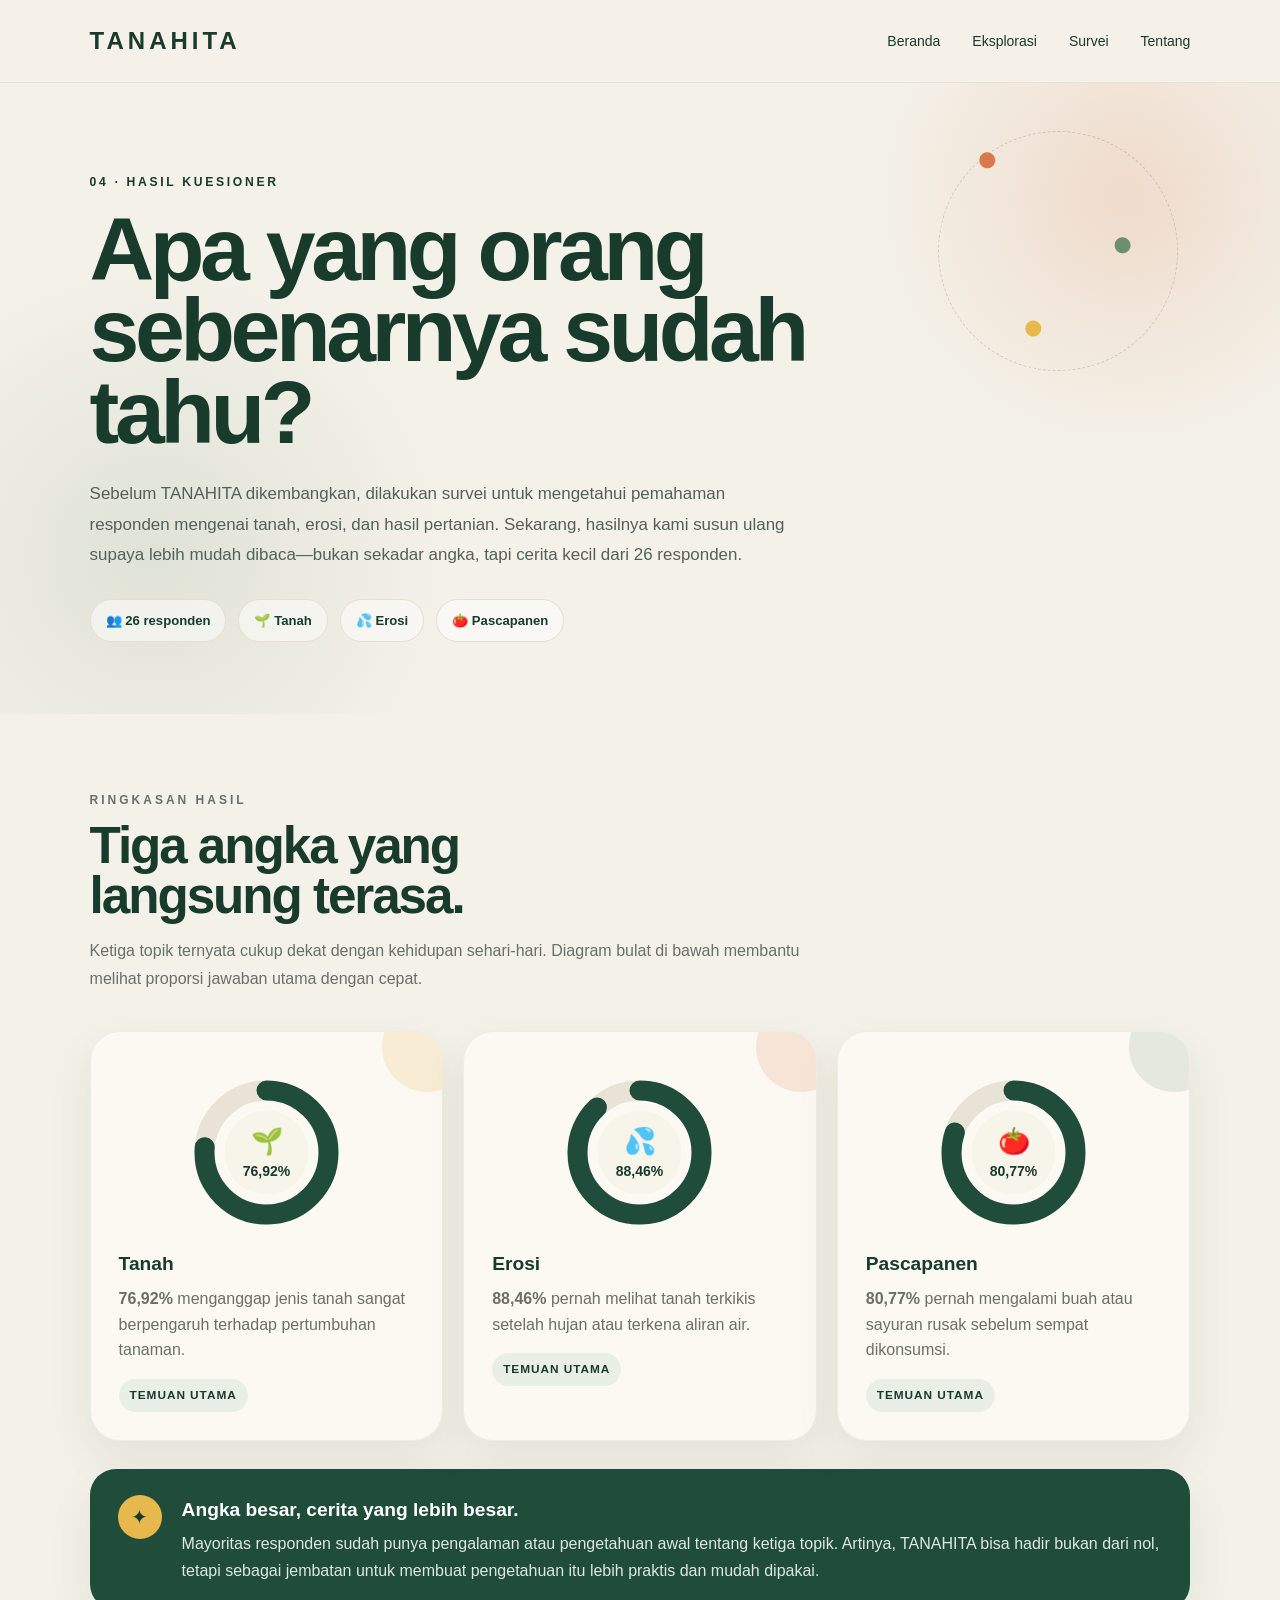
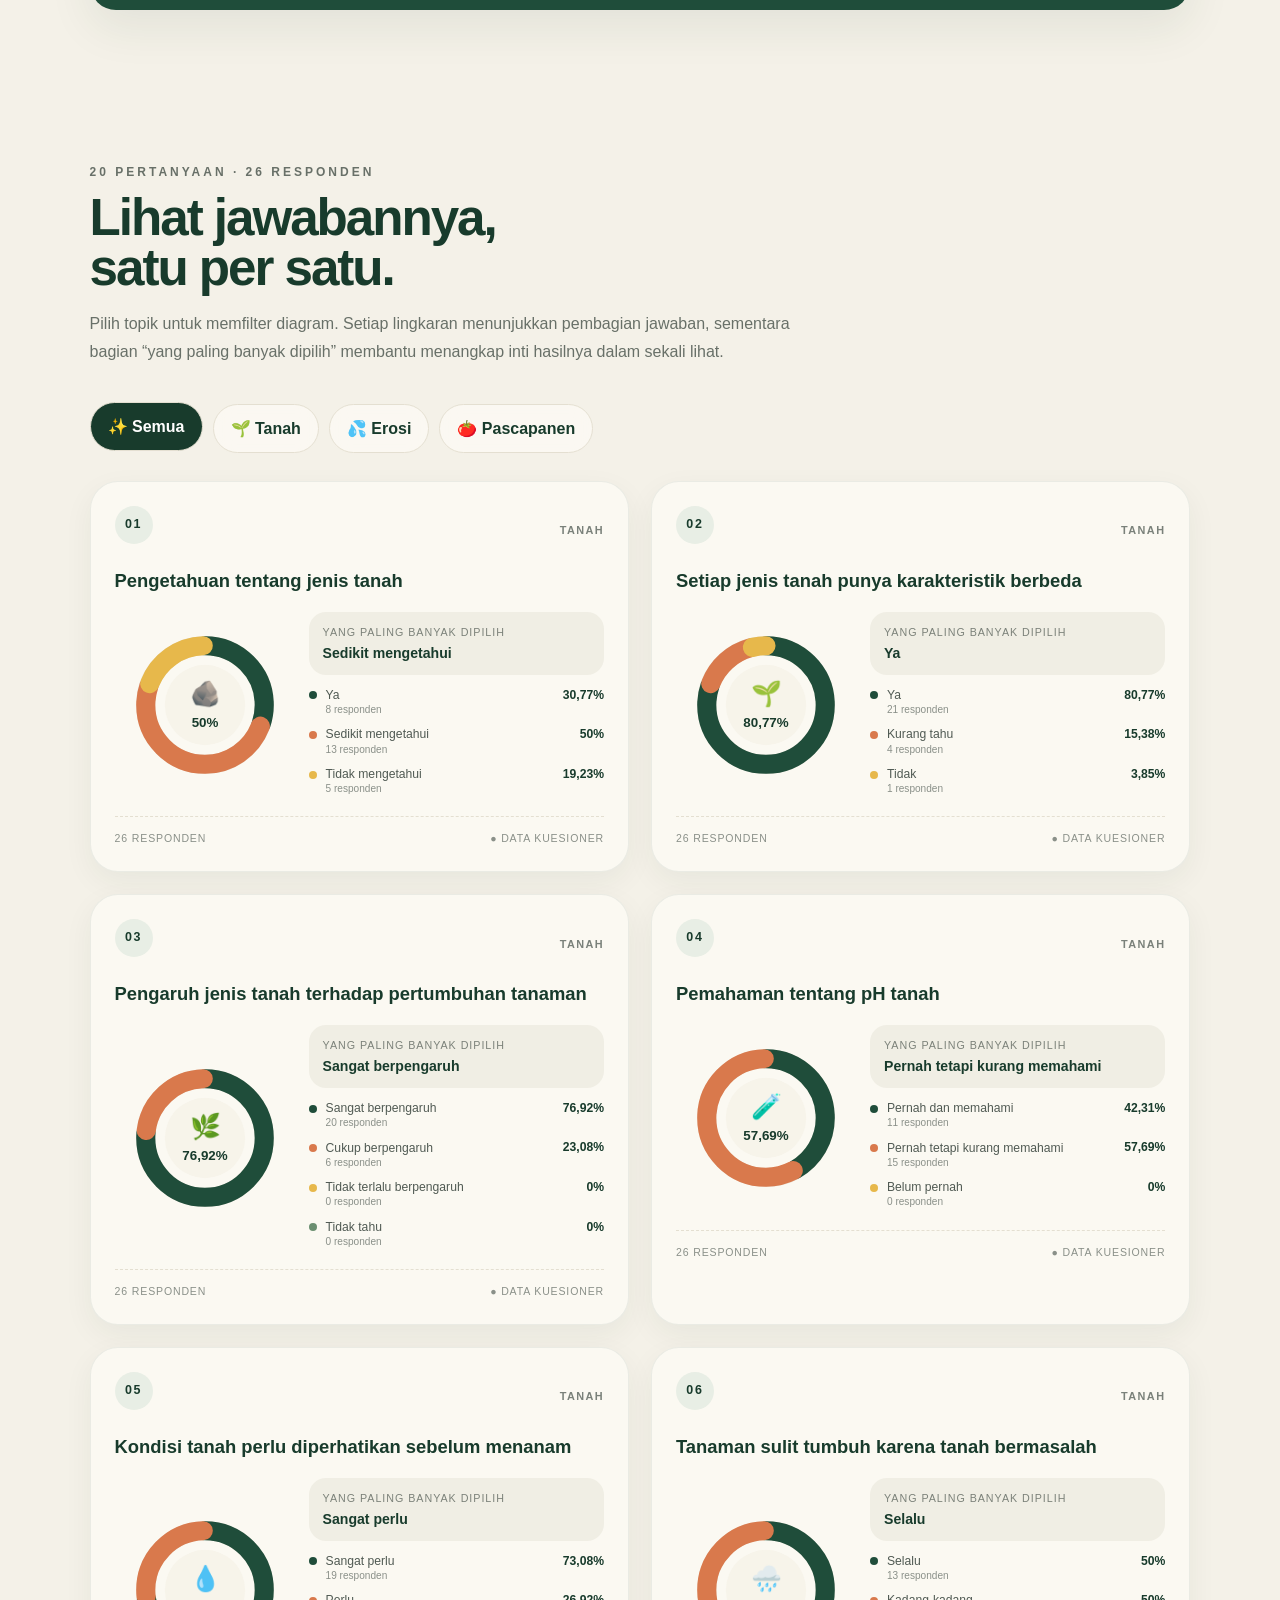
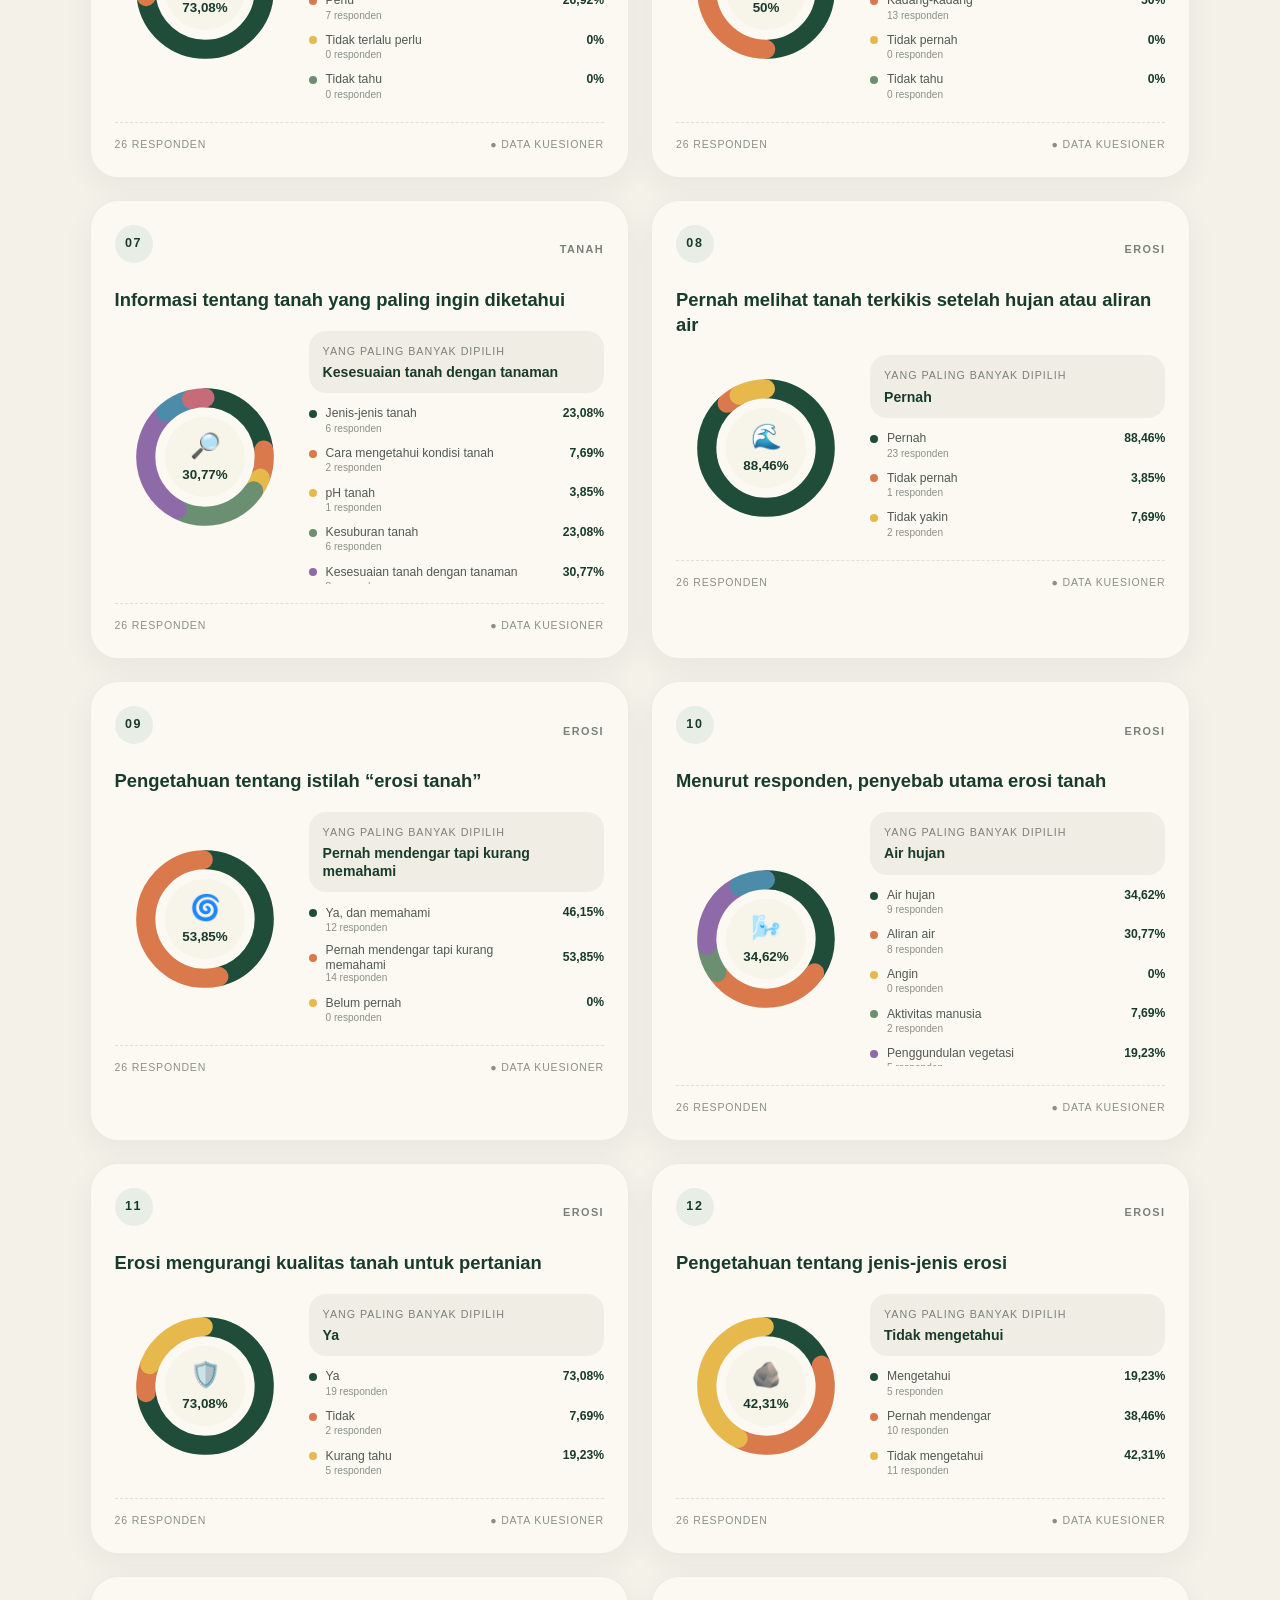
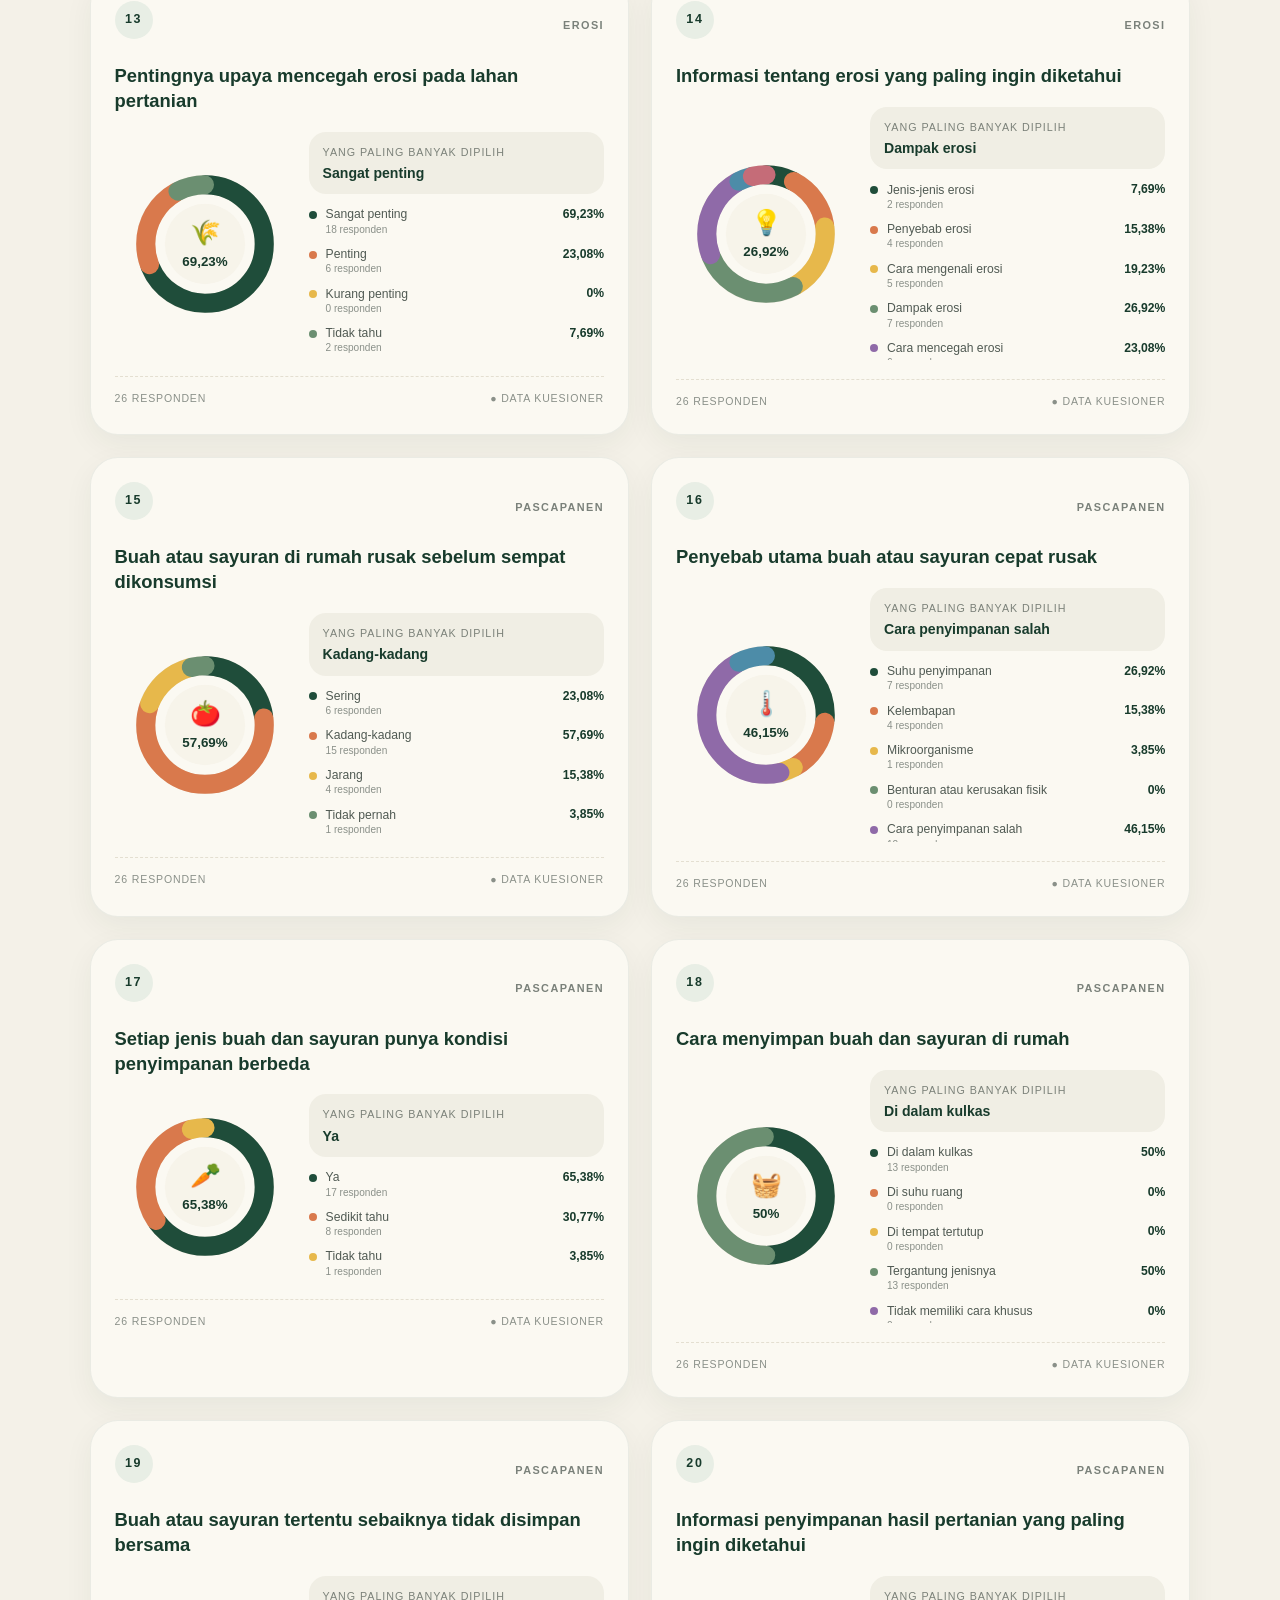
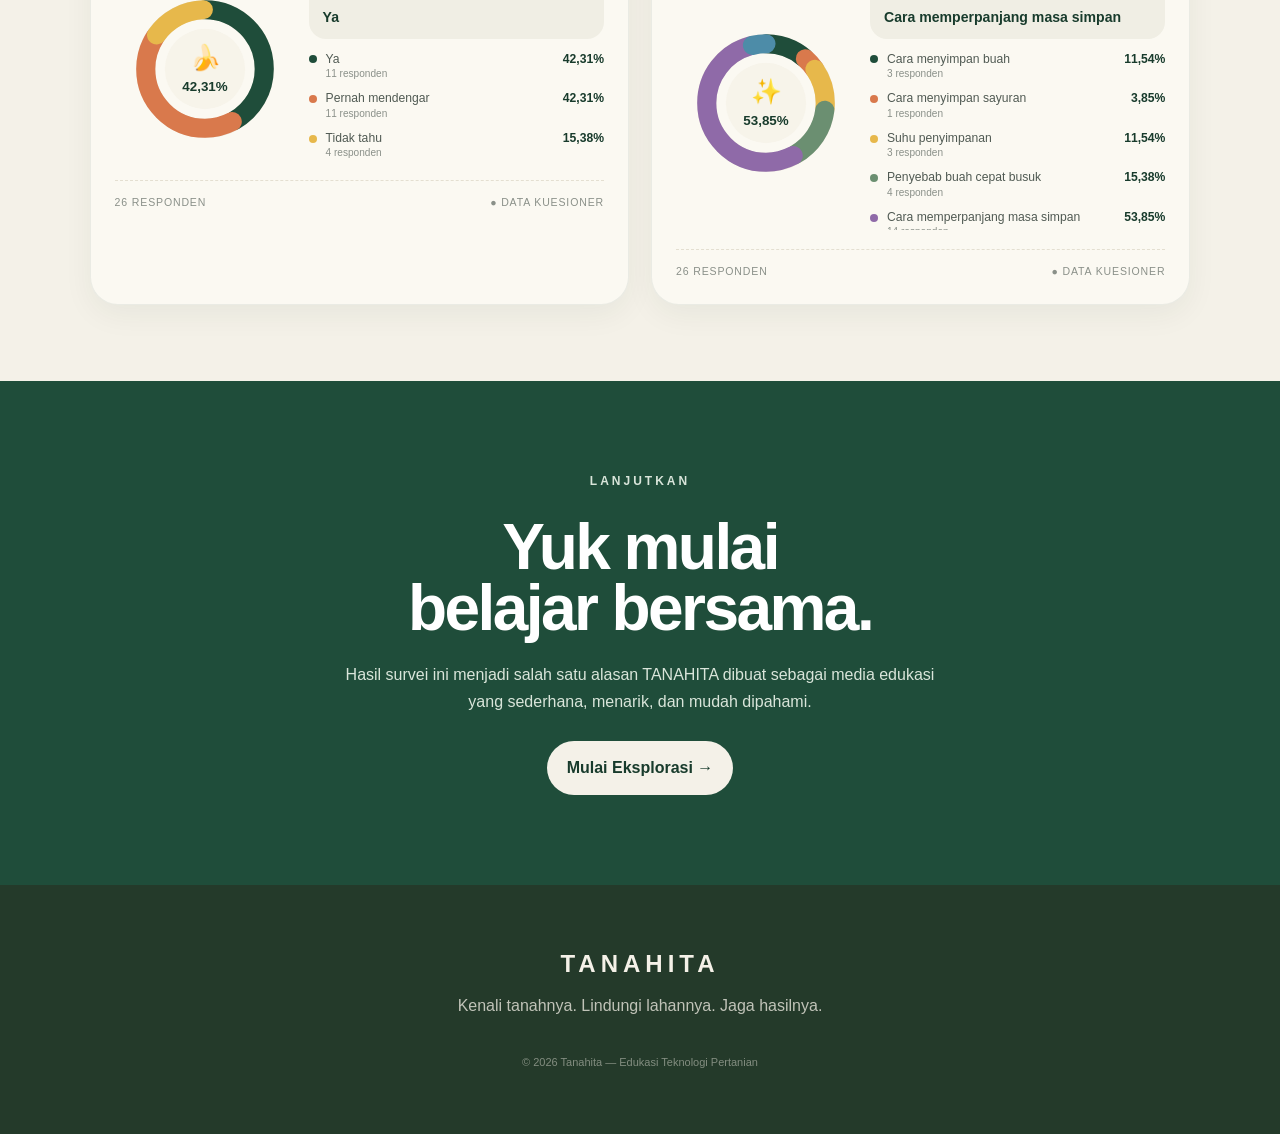
<file: survei.html>
<!DOCTYPE html>
<html lang="id">
<head>
<meta charset="UTF-8">
<meta name="viewport" content="width=device-width, initial-scale=1.0">
<title>TANAHITA — Survei</title>
<link rel="stylesheet" href="style.css">
<style>
:root {
  --survey-cream:#f4f1e8;
  --survey-paper:#fbf9f2;
  --survey-ink:#183b2c;
  --survey-muted:#687068;
  --survey-line:#e4dfd1;
  --survey-accent:#d9794c;
  --survey-shadow:0 18px 45px rgba(24,59,44,.08);
}
body.survey-page { background:var(--survey-cream); color:var(--survey-ink); }
.survey-page main { overflow:hidden; }
.survey-hero {
  padding:90px clamp(24px,7vw,110px) 72px;
  position:relative;
  background:
    radial-gradient(circle at 88% 18%, rgba(217,121,76,.18), transparent 20%),
    radial-gradient(circle at 12% 75%, rgba(107,143,113,.15), transparent 24%),
    var(--survey-cream);
}
.hero-orbit {
  position:absolute; width:240px; height:240px; border:1px dashed rgba(24,59,44,.18);
  border-radius:50%; right:8vw; top:48px; transform:rotate(12deg);
}
.hero-orbit::after {
  content:""; position:absolute; width:16px; height:16px; border-radius:50%;
  background:#d9794c; left:23px; top:37px; box-shadow:80px 155px 0 #e7b84b, 150px 55px 0 #6b8f71;
}
.hero-kicker { font-weight:800; letter-spacing:.22em; font-size:.76rem; margin:0 0 16px; }
.survey-hero h1 { max-width:820px; font-size:clamp(3.2rem,7vw,6.6rem); line-height:.91; margin:0 0 26px; letter-spacing:-.05em; }
.hero-copy { max-width:700px; font-size:1.06rem; line-height:1.8; color:#536058; }
.hero-meta { display:flex; gap:12px; flex-wrap:wrap; margin-top:28px; }
.meta-pill { padding:10px 15px; border:1px solid var(--survey-line); background:rgba(255,255,255,.52); border-radius:999px; font-weight:700; font-size:.82rem; }
.section-wrap { padding:76px clamp(24px,7vw,110px); }
.section-intro { max-width:740px; margin-bottom:38px; }
.section-intro .eyebrow { margin-bottom:10px; }
.section-intro h2 { font-size:clamp(2.2rem,4vw,4rem); line-height:.98; letter-spacing:-.04em; margin:0 0 16px; }
.section-intro p { color:var(--survey-muted); line-height:1.75; }
.summary-grid { display:grid; grid-template-columns:repeat(3,1fr); gap:20px; }
.summary-card {
  position:relative; padding:28px; min-height:330px; border-radius:30px; background:var(--survey-paper);
  box-shadow:var(--survey-shadow); border:1px solid rgba(24,59,44,.06); overflow:hidden;
  transition:.25s ease; animation:surveyIn .65s both;
}
.summary-card:hover { transform:translateY(-5px) rotate(-.3deg); }
.summary-card::after { content:""; position:absolute; width:90px;height:90px;border-radius:50%;right:-30px;top:-30px;background:rgba(231,184,75,.18); }
.summary-card:nth-child(2)::after { background:rgba(217,121,76,.16); }
.summary-card:nth-child(3)::after { background:rgba(107,143,113,.16); }
.summary-chart { display:flex; align-items:center; justify-content:center; margin-bottom:4px; }
.summary-chart .donut-svg { width:185px; height:185px; }
.summary-title { font-size:1.2rem; margin:4px 0 6px; }
.summary-card p { color:var(--survey-muted); line-height:1.6; margin:0; }
.summary-tag { display:inline-flex; margin-top:16px; padding:7px 11px; border-radius:999px; background:#e9efe6; font-size:.74rem; font-weight:800; letter-spacing:.08em; }
.filter-bar {
  display:flex; flex-wrap:wrap; gap:10px; margin:0 0 28px;
  position:sticky; top:12px; z-index:5;
}
.filter-btn {
  border:1px solid var(--survey-line); background:rgba(251,249,242,.92); color:var(--survey-ink);
  border-radius:999px; padding:11px 17px; font:inherit; font-weight:800; cursor:pointer; transition:.2s;
  backdrop-filter:blur(10px);
}
.filter-btn:hover,.filter-btn.active { background:var(--survey-ink); color:white; transform:translateY(-2px); }
.question-grid { display:grid; grid-template-columns:repeat(2,minmax(0,1fr)); gap:22px; }
.question-card {
  background:var(--survey-paper); border:1px solid rgba(24,59,44,.07); border-radius:28px; padding:24px;
  box-shadow:0 10px 30px rgba(24,59,44,.055); animation:surveyIn .55s both; position:relative;
}
.question-card.hidden { display:none; }
.question-top { display:flex; justify-content:space-between; align-items:center; margin-bottom:13px; }
.question-number { width:38px;height:38px;border-radius:50%;display:grid;place-items:center;background:#e8eee5;font-weight:900;font-size:.78rem; }
.question-topic { text-transform:uppercase; letter-spacing:.13em; font-size:.68rem; font-weight:900; color:#7a817a; }
.question-card h3 { font-size:1.15rem; line-height:1.35; margin:0 0 18px; max-width:560px; }
.question-body { display:grid; grid-template-columns:180px 1fr; gap:14px; align-items:center; }
.donut-wrap { display:flex; justify-content:center; }
.donut-svg { width:172px;height:172px; overflow:visible; }
.donut-svg circle:not(:first-child) { transition:stroke-width .2s, opacity .2s; }
.donut-svg:hover circle { stroke-width:22; }
.donut-emoji { font-size:26px; }
.donut-center { font:900 14px Arial,sans-serif; fill:var(--survey-ink); }
.legend-panel { min-width:0; }
.winner { padding:12px 14px; border-radius:17px; background:#f0eee4; margin-bottom:11px; }
.winner span { display:block; font-size:.67rem; text-transform:uppercase; letter-spacing:.09em; color:#7b8179; margin-bottom:4px; }
.winner strong { font-size:.88rem; line-height:1.25; display:block; }
.legend-list { list-style:none; padding:0; margin:0; display:grid; gap:7px; max-height:180px; overflow:auto; }
.legend-list li { display:grid; grid-template-columns:10px minmax(0,1fr) auto; column-gap:7px; align-items:center; font-size:.76rem; }
.legend-dot { width:8px;height:8px;border-radius:50%;background:var(--dot); }
.legend-label { color:#505a53; line-height:1.25; }
.legend-list strong { font-size:.76rem; }
.legend-list small { grid-column:2 / 4; color:#8a9089; font-size:.63rem; margin-top:-3px; }
.card-foot { border-top:1px dashed var(--survey-line); margin-top:19px; padding-top:13px; display:flex; justify-content:space-between; color:#8a9089; font-size:.66rem; text-transform:uppercase; letter-spacing:.08em; }
.insight-box {
  margin-top:28px; padding:26px 28px; border-radius:26px; background:#1f4d3a; color:white;
  display:flex; gap:20px; align-items:flex-start; box-shadow:var(--survey-shadow);
}
.insight-icon { width:44px;height:44px;border-radius:50%;background:#e7b84b;color:#183b2c;display:grid;place-items:center;font-size:1.25rem;flex:0 0 auto; }
.insight-box h3 { margin:0 0 6px; font-size:1.2rem; }
.insight-box p { margin:0; line-height:1.65; color:#dfe9df; }
.cta-survey {
  padding:90px clamp(24px,7vw,110px); background:#1f4d3a; color:white; text-align:center;
}
.cta-survey h2 { font-size:clamp(2.5rem,5vw,5rem); line-height:.95; letter-spacing:-.04em; margin:8px 0 22px; }
.cta-survey p { max-width:620px; margin:0 auto 26px; color:#d9e5da; line-height:1.7; }
.cta-link { display:inline-flex; padding:14px 20px; background:#f4f1e8; color:#183b2c; border-radius:999px; font-weight:900; text-decoration:none; }
@keyframes surveyIn { from{opacity:0;transform:translateY(18px)} to{opacity:1;transform:none} }
@media (max-width:1000px) {
  .summary-grid { grid-template-columns:1fr; }
  .summary-card { min-height:auto; display:grid; grid-template-columns:180px 1fr; align-items:center; gap:18px; }
  .summary-chart { grid-row:span 3; }
  .summary-tag { width:max-content; }
  .question-grid { grid-template-columns:1fr; }
}
@media (max-width:650px) {
  .survey-hero { padding-top:55px; }
  .hero-orbit { opacity:.45; transform:scale(.7); right:-35px; }
  .summary-card { display:block; }
  .summary-chart { margin-bottom:10px; }
  .question-body { grid-template-columns:1fr; }
  .legend-list { max-height:none; }
  .filter-bar { top:5px; }
  .filter-btn { flex:1 1 calc(50% - 10px); }
}
@media (prefers-reduced-motion:reduce) {
  *,*::before,*::after { animation:none!important; transition:none!important; scroll-behavior:auto!important; }
}
</style>
</head>

<body class="survey-page">

<header class="navbar">
  <a href="index.html" class="logo">TANAHITA</a>
  <nav>
    <a href="index.html">Beranda</a>
    <a href="eksplorasi.html">Eksplorasi</a>
    <a href="survei.html" aria-current="page">Survei</a>
    <a href="tentang.html">Tentang</a>
  </nav>
</header>

<main>
  <section class="survey-hero">
    <div class="hero-orbit" aria-hidden="true"></div>
    <p class="hero-kicker">04 · HASIL KUESIONER</p>
    <h1>Apa yang orang<br>sebenarnya sudah tahu?</h1>
    <p class="hero-copy">
      Sebelum TANAHITA dikembangkan, dilakukan survei untuk mengetahui pemahaman responden
      mengenai tanah, erosi, dan hasil pertanian. Sekarang, hasilnya kami susun ulang
      supaya lebih mudah dibaca—bukan sekadar angka, tapi cerita kecil dari 26 responden.
    </p>
    <div class="hero-meta">
      <span class="meta-pill">👥 26 responden</span>
      <span class="meta-pill">🌱 Tanah</span>
      <span class="meta-pill">💦 Erosi</span>
      <span class="meta-pill">🍅 Pascapanen</span>
    </div>
  </section>

  <section class="section-wrap">
    <div class="section-intro">
      <p class="eyebrow">RINGKASAN HASIL</p>
      <h2>Tiga angka yang<br>langsung terasa.</h2>
      <p>
        Ketiga topik ternyata cukup dekat dengan kehidupan sehari-hari. Diagram bulat
        di bawah membantu melihat proporsi jawaban utama dengan cepat.
      </p>
    </div>

    <div class="summary-grid">
      
      <article class="summary-card">
        <div class="summary-chart">
          <svg class="donut-svg" viewBox="0 0 185 185" role="img" aria-label="Diagram lingkaran 76,92%">
        <circle cx="92.5" cy="92.5" r="62" fill="none" stroke="#e8e3d6" stroke-width="20"/>
        <circle cx="92.5" cy="92.5" r="62" fill="none" stroke="#1f4d3a" stroke-width="20" stroke-linecap="round" stroke-dasharray="297.15 92.41" stroke-dashoffset="-0.00" transform="rotate(-90 92.5 92.5)"><title>nilai utama: 76,92% (20)</title></circle>
        <circle cx="92.5" cy="92.5" r="42" fill="#f7f4ea"/>
        <text x="92.5" y="89.5" text-anchor="middle" class="donut-emoji">🌱</text>
        <text x="92.5" y="115.5" text-anchor="middle" class="donut-center">76,92%</text>
    </svg>
        </div>
        <div>
          <h3 class="summary-title">Tanah</h3>
          <p><strong>76,92%</strong> menganggap jenis tanah sangat berpengaruh terhadap pertumbuhan tanaman.</p>
          <span class="summary-tag">TEMUAN UTAMA</span>
        </div>
      </article>
      
      <article class="summary-card">
        <div class="summary-chart">
          <svg class="donut-svg" viewBox="0 0 185 185" role="img" aria-label="Diagram lingkaran 88,46%">
        <circle cx="92.5" cy="92.5" r="62" fill="none" stroke="#e8e3d6" stroke-width="20"/>
        <circle cx="92.5" cy="92.5" r="62" fill="none" stroke="#1f4d3a" stroke-width="20" stroke-linecap="round" stroke-dasharray="342.10 47.45" stroke-dashoffset="-0.00" transform="rotate(-90 92.5 92.5)"><title>nilai utama: 88,46% (23)</title></circle>
        <circle cx="92.5" cy="92.5" r="42" fill="#f7f4ea"/>
        <text x="92.5" y="89.5" text-anchor="middle" class="donut-emoji">💦</text>
        <text x="92.5" y="115.5" text-anchor="middle" class="donut-center">88,46%</text>
    </svg>
        </div>
        <div>
          <h3 class="summary-title">Erosi</h3>
          <p><strong>88,46%</strong> pernah melihat tanah terkikis setelah hujan atau terkena aliran air.</p>
          <span class="summary-tag">TEMUAN UTAMA</span>
        </div>
      </article>
      
      <article class="summary-card">
        <div class="summary-chart">
          <svg class="donut-svg" viewBox="0 0 185 185" role="img" aria-label="Diagram lingkaran 80,77%">
        <circle cx="92.5" cy="92.5" r="62" fill="none" stroke="#e8e3d6" stroke-width="20"/>
        <circle cx="92.5" cy="92.5" r="62" fill="none" stroke="#1f4d3a" stroke-width="20" stroke-linecap="round" stroke-dasharray="312.15 77.41" stroke-dashoffset="-0.00" transform="rotate(-90 92.5 92.5)"><title>nilai utama: 80,77% (21)</title></circle>
        <circle cx="92.5" cy="92.5" r="42" fill="#f7f4ea"/>
        <text x="92.5" y="89.5" text-anchor="middle" class="donut-emoji">🍅</text>
        <text x="92.5" y="115.5" text-anchor="middle" class="donut-center">80,77%</text>
    </svg>
        </div>
        <div>
          <h3 class="summary-title">Pascapanen</h3>
          <p><strong>80,77%</strong> pernah mengalami buah atau sayuran rusak sebelum sempat dikonsumsi.</p>
          <span class="summary-tag">TEMUAN UTAMA</span>
        </div>
      </article>
      
    </div>

    <div class="insight-box">
      <div class="insight-icon">✦</div>
      <div>
        <h3>Angka besar, cerita yang lebih besar.</h3>
        <p>
          Mayoritas responden sudah punya pengalaman atau pengetahuan awal tentang ketiga topik.
          Artinya, TANAHITA bisa hadir bukan dari nol, tetapi sebagai jembatan untuk membuat
          pengetahuan itu lebih praktis dan mudah dipakai.
        </p>
      </div>
    </div>
  </section>

  <section class="section-wrap" id="detail-survei">
    <div class="section-intro">
      <p class="eyebrow">20 PERTANYAAN · 26 RESPONDEN</p>
      <h2>Lihat jawabannya,<br>satu per satu.</h2>
      <p>
        Pilih topik untuk memfilter diagram. Setiap lingkaran menunjukkan pembagian jawaban,
        sementara bagian “yang paling banyak dipilih” membantu menangkap inti hasilnya dalam sekali lihat.
      </p>
    </div>

    <div class="filter-bar" role="group" aria-label="Filter hasil survei">
      <button class="filter-btn active" data-filter="semua">✨ Semua</button>
      <button class="filter-btn" data-filter="tanah">🌱 Tanah</button>
      <button class="filter-btn" data-filter="erosi">💦 Erosi</button>
      <button class="filter-btn" data-filter="pascapanen">🍅 Pascapanen</button>
    </div>

    <div class="question-grid">
      
    <article class="question-card" data-topic="tanah">
      <div class="question-top">
        <span class="question-number">01</span>
        <span class="question-topic">tanah</span>
      </div>
      <h3>Pengetahuan tentang jenis tanah</h3>
      <div class="question-body">
        <div class="donut-wrap"><svg class="donut-svg" viewBox="0 0 180 180" role="img" aria-label="Diagram lingkaran 50%">
        <circle cx="90.0" cy="90.0" r="62" fill="none" stroke="#e8e3d6" stroke-width="20"/>
        <circle cx="90.0" cy="90.0" r="62" fill="none" stroke="#1f4d3a" stroke-width="20" stroke-linecap="round" stroke-dasharray="117.37 272.19" stroke-dashoffset="-0.00" transform="rotate(-90 90.0 90.0)"><title>Ya: 30,77% (8)</title></circle><circle cx="90.0" cy="90.0" r="62" fill="none" stroke="#d9794c" stroke-width="20" stroke-linecap="round" stroke-dasharray="192.28 197.28" stroke-dashoffset="-119.87" transform="rotate(-90 90.0 90.0)"><title>Sedikit mengetahui: 50% (13)</title></circle><circle cx="90.0" cy="90.0" r="62" fill="none" stroke="#e7b84b" stroke-width="20" stroke-linecap="round" stroke-dasharray="72.41 317.15" stroke-dashoffset="-314.65" transform="rotate(-90 90.0 90.0)"><title>Tidak mengetahui: 19,23% (5)</title></circle>
        <circle cx="90.0" cy="90.0" r="42" fill="#f7f4ea"/>
        <text x="90.0" y="87.0" text-anchor="middle" class="donut-emoji">🪨</text>
        <text x="90.0" y="113.0" text-anchor="middle" class="donut-center">50%</text>
    </svg></div>
        <div class="legend-panel">
          <div class="winner"><span>Yang paling banyak dipilih</span><strong>Sedikit mengetahui</strong></div>
          <ul class="legend-list"><li>
          <span class="legend-dot" style="--dot:#1f4d3a"></span>
          <span class="legend-label">Ya</span>
          <strong>30,77%</strong>
          <small>8 responden</small>
        </li><li>
          <span class="legend-dot" style="--dot:#d9794c"></span>
          <span class="legend-label">Sedikit mengetahui</span>
          <strong>50%</strong>
          <small>13 responden</small>
        </li><li>
          <span class="legend-dot" style="--dot:#e7b84b"></span>
          <span class="legend-label">Tidak mengetahui</span>
          <strong>19,23%</strong>
          <small>5 responden</small>
        </li></ul>
        </div>
      </div>
      <div class="card-foot"><span>26 responden</span><span>● data kuesioner</span></div>
    </article>
    
    <article class="question-card" data-topic="tanah">
      <div class="question-top">
        <span class="question-number">02</span>
        <span class="question-topic">tanah</span>
      </div>
      <h3>Setiap jenis tanah punya karakteristik berbeda</h3>
      <div class="question-body">
        <div class="donut-wrap"><svg class="donut-svg" viewBox="0 0 180 180" role="img" aria-label="Diagram lingkaran 80,77%">
        <circle cx="90.0" cy="90.0" r="62" fill="none" stroke="#e8e3d6" stroke-width="20"/>
        <circle cx="90.0" cy="90.0" r="62" fill="none" stroke="#1f4d3a" stroke-width="20" stroke-linecap="round" stroke-dasharray="312.15 77.41" stroke-dashoffset="-0.00" transform="rotate(-90 90.0 90.0)"><title>Ya: 80,77% (21)</title></circle><circle cx="90.0" cy="90.0" r="62" fill="none" stroke="#d9794c" stroke-width="20" stroke-linecap="round" stroke-dasharray="57.52 332.04" stroke-dashoffset="-314.65" transform="rotate(-90 90.0 90.0)"><title>Kurang tahu: 15,38% (4)</title></circle><circle cx="90.0" cy="90.0" r="62" fill="none" stroke="#e7b84b" stroke-width="20" stroke-linecap="round" stroke-dasharray="14.40 375.16" stroke-dashoffset="-374.56" transform="rotate(-90 90.0 90.0)"><title>Tidak: 3,85% (1)</title></circle>
        <circle cx="90.0" cy="90.0" r="42" fill="#f7f4ea"/>
        <text x="90.0" y="87.0" text-anchor="middle" class="donut-emoji">🌱</text>
        <text x="90.0" y="113.0" text-anchor="middle" class="donut-center">80,77%</text>
    </svg></div>
        <div class="legend-panel">
          <div class="winner"><span>Yang paling banyak dipilih</span><strong>Ya</strong></div>
          <ul class="legend-list"><li>
          <span class="legend-dot" style="--dot:#1f4d3a"></span>
          <span class="legend-label">Ya</span>
          <strong>80,77%</strong>
          <small>21 responden</small>
        </li><li>
          <span class="legend-dot" style="--dot:#d9794c"></span>
          <span class="legend-label">Kurang tahu</span>
          <strong>15,38%</strong>
          <small>4 responden</small>
        </li><li>
          <span class="legend-dot" style="--dot:#e7b84b"></span>
          <span class="legend-label">Tidak</span>
          <strong>3,85%</strong>
          <small>1 responden</small>
        </li></ul>
        </div>
      </div>
      <div class="card-foot"><span>26 responden</span><span>● data kuesioner</span></div>
    </article>
    
    <article class="question-card" data-topic="tanah">
      <div class="question-top">
        <span class="question-number">03</span>
        <span class="question-topic">tanah</span>
      </div>
      <h3>Pengaruh jenis tanah terhadap pertumbuhan tanaman</h3>
      <div class="question-body">
        <div class="donut-wrap"><svg class="donut-svg" viewBox="0 0 180 180" role="img" aria-label="Diagram lingkaran 76,92%">
        <circle cx="90.0" cy="90.0" r="62" fill="none" stroke="#e8e3d6" stroke-width="20"/>
        <circle cx="90.0" cy="90.0" r="62" fill="none" stroke="#1f4d3a" stroke-width="20" stroke-linecap="round" stroke-dasharray="297.15 92.41" stroke-dashoffset="-0.00" transform="rotate(-90 90.0 90.0)"><title>Sangat berpengaruh: 76,92% (20)</title></circle><circle cx="90.0" cy="90.0" r="62" fill="none" stroke="#d9794c" stroke-width="20" stroke-linecap="round" stroke-dasharray="87.41 302.15" stroke-dashoffset="-299.65" transform="rotate(-90 90.0 90.0)"><title>Cukup berpengaruh: 23,08% (6)</title></circle>
        <circle cx="90.0" cy="90.0" r="42" fill="#f7f4ea"/>
        <text x="90.0" y="87.0" text-anchor="middle" class="donut-emoji">🌿</text>
        <text x="90.0" y="113.0" text-anchor="middle" class="donut-center">76,92%</text>
    </svg></div>
        <div class="legend-panel">
          <div class="winner"><span>Yang paling banyak dipilih</span><strong>Sangat berpengaruh</strong></div>
          <ul class="legend-list"><li>
          <span class="legend-dot" style="--dot:#1f4d3a"></span>
          <span class="legend-label">Sangat berpengaruh</span>
          <strong>76,92%</strong>
          <small>20 responden</small>
        </li><li>
          <span class="legend-dot" style="--dot:#d9794c"></span>
          <span class="legend-label">Cukup berpengaruh</span>
          <strong>23,08%</strong>
          <small>6 responden</small>
        </li><li>
          <span class="legend-dot" style="--dot:#e7b84b"></span>
          <span class="legend-label">Tidak terlalu berpengaruh</span>
          <strong>0%</strong>
          <small>0 responden</small>
        </li><li>
          <span class="legend-dot" style="--dot:#6b8f71"></span>
          <span class="legend-label">Tidak tahu</span>
          <strong>0%</strong>
          <small>0 responden</small>
        </li></ul>
        </div>
      </div>
      <div class="card-foot"><span>26 responden</span><span>● data kuesioner</span></div>
    </article>
    
    <article class="question-card" data-topic="tanah">
      <div class="question-top">
        <span class="question-number">04</span>
        <span class="question-topic">tanah</span>
      </div>
      <h3>Pemahaman tentang pH tanah</h3>
      <div class="question-body">
        <div class="donut-wrap"><svg class="donut-svg" viewBox="0 0 180 180" role="img" aria-label="Diagram lingkaran 57,69%">
        <circle cx="90.0" cy="90.0" r="62" fill="none" stroke="#e8e3d6" stroke-width="20"/>
        <circle cx="90.0" cy="90.0" r="62" fill="none" stroke="#1f4d3a" stroke-width="20" stroke-linecap="round" stroke-dasharray="162.32 227.24" stroke-dashoffset="-0.00" transform="rotate(-90 90.0 90.0)"><title>Pernah dan memahami: 42,31% (11)</title></circle><circle cx="90.0" cy="90.0" r="62" fill="none" stroke="#d9794c" stroke-width="20" stroke-linecap="round" stroke-dasharray="222.24 167.32" stroke-dashoffset="-164.82" transform="rotate(-90 90.0 90.0)"><title>Pernah tetapi kurang memahami: 57,69% (15)</title></circle>
        <circle cx="90.0" cy="90.0" r="42" fill="#f7f4ea"/>
        <text x="90.0" y="87.0" text-anchor="middle" class="donut-emoji">🧪</text>
        <text x="90.0" y="113.0" text-anchor="middle" class="donut-center">57,69%</text>
    </svg></div>
        <div class="legend-panel">
          <div class="winner"><span>Yang paling banyak dipilih</span><strong>Pernah tetapi kurang memahami</strong></div>
          <ul class="legend-list"><li>
          <span class="legend-dot" style="--dot:#1f4d3a"></span>
          <span class="legend-label">Pernah dan memahami</span>
          <strong>42,31%</strong>
          <small>11 responden</small>
        </li><li>
          <span class="legend-dot" style="--dot:#d9794c"></span>
          <span class="legend-label">Pernah tetapi kurang memahami</span>
          <strong>57,69%</strong>
          <small>15 responden</small>
        </li><li>
          <span class="legend-dot" style="--dot:#e7b84b"></span>
          <span class="legend-label">Belum pernah</span>
          <strong>0%</strong>
          <small>0 responden</small>
        </li></ul>
        </div>
      </div>
      <div class="card-foot"><span>26 responden</span><span>● data kuesioner</span></div>
    </article>
    
    <article class="question-card" data-topic="tanah">
      <div class="question-top">
        <span class="question-number">05</span>
        <span class="question-topic">tanah</span>
      </div>
      <h3>Kondisi tanah perlu diperhatikan sebelum menanam</h3>
      <div class="question-body">
        <div class="donut-wrap"><svg class="donut-svg" viewBox="0 0 180 180" role="img" aria-label="Diagram lingkaran 73,08%">
        <circle cx="90.0" cy="90.0" r="62" fill="none" stroke="#e8e3d6" stroke-width="20"/>
        <circle cx="90.0" cy="90.0" r="62" fill="none" stroke="#1f4d3a" stroke-width="20" stroke-linecap="round" stroke-dasharray="282.19 107.37" stroke-dashoffset="-0.00" transform="rotate(-90 90.0 90.0)"><title>Sangat perlu: 73,08% (19)</title></circle><circle cx="90.0" cy="90.0" r="62" fill="none" stroke="#d9794c" stroke-width="20" stroke-linecap="round" stroke-dasharray="102.37 287.19" stroke-dashoffset="-284.69" transform="rotate(-90 90.0 90.0)"><title>Perlu: 26,92% (7)</title></circle>
        <circle cx="90.0" cy="90.0" r="42" fill="#f7f4ea"/>
        <text x="90.0" y="87.0" text-anchor="middle" class="donut-emoji">💧</text>
        <text x="90.0" y="113.0" text-anchor="middle" class="donut-center">73,08%</text>
    </svg></div>
        <div class="legend-panel">
          <div class="winner"><span>Yang paling banyak dipilih</span><strong>Sangat perlu</strong></div>
          <ul class="legend-list"><li>
          <span class="legend-dot" style="--dot:#1f4d3a"></span>
          <span class="legend-label">Sangat perlu</span>
          <strong>73,08%</strong>
          <small>19 responden</small>
        </li><li>
          <span class="legend-dot" style="--dot:#d9794c"></span>
          <span class="legend-label">Perlu</span>
          <strong>26,92%</strong>
          <small>7 responden</small>
        </li><li>
          <span class="legend-dot" style="--dot:#e7b84b"></span>
          <span class="legend-label">Tidak terlalu perlu</span>
          <strong>0%</strong>
          <small>0 responden</small>
        </li><li>
          <span class="legend-dot" style="--dot:#6b8f71"></span>
          <span class="legend-label">Tidak tahu</span>
          <strong>0%</strong>
          <small>0 responden</small>
        </li></ul>
        </div>
      </div>
      <div class="card-foot"><span>26 responden</span><span>● data kuesioner</span></div>
    </article>
    
    <article class="question-card" data-topic="tanah">
      <div class="question-top">
        <span class="question-number">06</span>
        <span class="question-topic">tanah</span>
      </div>
      <h3>Tanaman sulit tumbuh karena tanah bermasalah</h3>
      <div class="question-body">
        <div class="donut-wrap"><svg class="donut-svg" viewBox="0 0 180 180" role="img" aria-label="Diagram lingkaran 50%">
        <circle cx="90.0" cy="90.0" r="62" fill="none" stroke="#e8e3d6" stroke-width="20"/>
        <circle cx="90.0" cy="90.0" r="62" fill="none" stroke="#1f4d3a" stroke-width="20" stroke-linecap="round" stroke-dasharray="192.28 197.28" stroke-dashoffset="-0.00" transform="rotate(-90 90.0 90.0)"><title>Selalu: 50% (13)</title></circle><circle cx="90.0" cy="90.0" r="62" fill="none" stroke="#d9794c" stroke-width="20" stroke-linecap="round" stroke-dasharray="192.28 197.28" stroke-dashoffset="-194.78" transform="rotate(-90 90.0 90.0)"><title>Kadang-kadang: 50% (13)</title></circle>
        <circle cx="90.0" cy="90.0" r="42" fill="#f7f4ea"/>
        <text x="90.0" y="87.0" text-anchor="middle" class="donut-emoji">🌧️</text>
        <text x="90.0" y="113.0" text-anchor="middle" class="donut-center">50%</text>
    </svg></div>
        <div class="legend-panel">
          <div class="winner"><span>Yang paling banyak dipilih</span><strong>Selalu</strong></div>
          <ul class="legend-list"><li>
          <span class="legend-dot" style="--dot:#1f4d3a"></span>
          <span class="legend-label">Selalu</span>
          <strong>50%</strong>
          <small>13 responden</small>
        </li><li>
          <span class="legend-dot" style="--dot:#d9794c"></span>
          <span class="legend-label">Kadang-kadang</span>
          <strong>50%</strong>
          <small>13 responden</small>
        </li><li>
          <span class="legend-dot" style="--dot:#e7b84b"></span>
          <span class="legend-label">Tidak pernah</span>
          <strong>0%</strong>
          <small>0 responden</small>
        </li><li>
          <span class="legend-dot" style="--dot:#6b8f71"></span>
          <span class="legend-label">Tidak tahu</span>
          <strong>0%</strong>
          <small>0 responden</small>
        </li></ul>
        </div>
      </div>
      <div class="card-foot"><span>26 responden</span><span>● data kuesioner</span></div>
    </article>
    
    <article class="question-card" data-topic="tanah">
      <div class="question-top">
        <span class="question-number">07</span>
        <span class="question-topic">tanah</span>
      </div>
      <h3>Informasi tentang tanah yang paling ingin diketahui</h3>
      <div class="question-body">
        <div class="donut-wrap"><svg class="donut-svg" viewBox="0 0 180 180" role="img" aria-label="Diagram lingkaran 30,77%">
        <circle cx="90.0" cy="90.0" r="62" fill="none" stroke="#e8e3d6" stroke-width="20"/>
        <circle cx="90.0" cy="90.0" r="62" fill="none" stroke="#1f4d3a" stroke-width="20" stroke-linecap="round" stroke-dasharray="87.41 302.15" stroke-dashoffset="-0.00" transform="rotate(-90 90.0 90.0)"><title>Jenis-jenis tanah: 23,08% (6)</title></circle><circle cx="90.0" cy="90.0" r="62" fill="none" stroke="#d9794c" stroke-width="20" stroke-linecap="round" stroke-dasharray="28.76 360.80" stroke-dashoffset="-89.91" transform="rotate(-90 90.0 90.0)"><title>Cara mengetahui kondisi tanah: 7,69% (2)</title></circle><circle cx="90.0" cy="90.0" r="62" fill="none" stroke="#e7b84b" stroke-width="20" stroke-linecap="round" stroke-dasharray="14.40 375.16" stroke-dashoffset="-119.87" transform="rotate(-90 90.0 90.0)"><title>pH tanah: 3,85% (1)</title></circle><circle cx="90.0" cy="90.0" r="62" fill="none" stroke="#6b8f71" stroke-width="20" stroke-linecap="round" stroke-dasharray="87.41 302.15" stroke-dashoffset="-134.86" transform="rotate(-90 90.0 90.0)"><title>Kesuburan tanah: 23,08% (6)</title></circle><circle cx="90.0" cy="90.0" r="62" fill="none" stroke="#8f6aa8" stroke-width="20" stroke-linecap="round" stroke-dasharray="117.37 272.19" stroke-dashoffset="-224.77" transform="rotate(-90 90.0 90.0)"><title>Kesesuaian tanah dengan tanaman: 30,77% (8)</title></circle><circle cx="90.0" cy="90.0" r="62" fill="none" stroke="#4d8ca8" stroke-width="20" stroke-linecap="round" stroke-dasharray="28.76 360.80" stroke-dashoffset="-344.64" transform="rotate(-90 90.0 90.0)"><title>Cara memperbaiki kondisi tanah: 7,69% (2)</title></circle><circle cx="90.0" cy="90.0" r="62" fill="none" stroke="#c56c78" stroke-width="20" stroke-linecap="round" stroke-dasharray="14.40 375.16" stroke-dashoffset="-374.60" transform="rotate(-90 90.0 90.0)"><title>Lainnya: 3,85% (1)</title></circle>
        <circle cx="90.0" cy="90.0" r="42" fill="#f7f4ea"/>
        <text x="90.0" y="87.0" text-anchor="middle" class="donut-emoji">🔎</text>
        <text x="90.0" y="113.0" text-anchor="middle" class="donut-center">30,77%</text>
    </svg></div>
        <div class="legend-panel">
          <div class="winner"><span>Yang paling banyak dipilih</span><strong>Kesesuaian tanah dengan tanaman</strong></div>
          <ul class="legend-list"><li>
          <span class="legend-dot" style="--dot:#1f4d3a"></span>
          <span class="legend-label">Jenis-jenis tanah</span>
          <strong>23,08%</strong>
          <small>6 responden</small>
        </li><li>
          <span class="legend-dot" style="--dot:#d9794c"></span>
          <span class="legend-label">Cara mengetahui kondisi tanah</span>
          <strong>7,69%</strong>
          <small>2 responden</small>
        </li><li>
          <span class="legend-dot" style="--dot:#e7b84b"></span>
          <span class="legend-label">pH tanah</span>
          <strong>3,85%</strong>
          <small>1 responden</small>
        </li><li>
          <span class="legend-dot" style="--dot:#6b8f71"></span>
          <span class="legend-label">Kesuburan tanah</span>
          <strong>23,08%</strong>
          <small>6 responden</small>
        </li><li>
          <span class="legend-dot" style="--dot:#8f6aa8"></span>
          <span class="legend-label">Kesesuaian tanah dengan tanaman</span>
          <strong>30,77%</strong>
          <small>8 responden</small>
        </li><li>
          <span class="legend-dot" style="--dot:#4d8ca8"></span>
          <span class="legend-label">Cara memperbaiki kondisi tanah</span>
          <strong>7,69%</strong>
          <small>2 responden</small>
        </li><li>
          <span class="legend-dot" style="--dot:#c56c78"></span>
          <span class="legend-label">Lainnya</span>
          <strong>3,85%</strong>
          <small>1 responden</small>
        </li></ul>
        </div>
      </div>
      <div class="card-foot"><span>26 responden</span><span>● data kuesioner</span></div>
    </article>
    
    <article class="question-card" data-topic="erosi">
      <div class="question-top">
        <span class="question-number">08</span>
        <span class="question-topic">erosi</span>
      </div>
      <h3>Pernah melihat tanah terkikis setelah hujan atau aliran air</h3>
      <div class="question-body">
        <div class="donut-wrap"><svg class="donut-svg" viewBox="0 0 180 180" role="img" aria-label="Diagram lingkaran 88,46%">
        <circle cx="90.0" cy="90.0" r="62" fill="none" stroke="#e8e3d6" stroke-width="20"/>
        <circle cx="90.0" cy="90.0" r="62" fill="none" stroke="#1f4d3a" stroke-width="20" stroke-linecap="round" stroke-dasharray="342.10 47.45" stroke-dashoffset="-0.00" transform="rotate(-90 90.0 90.0)"><title>Pernah: 88,46% (23)</title></circle><circle cx="90.0" cy="90.0" r="62" fill="none" stroke="#d9794c" stroke-width="20" stroke-linecap="round" stroke-dasharray="14.40 375.16" stroke-dashoffset="-344.60" transform="rotate(-90 90.0 90.0)"><title>Tidak pernah: 3,85% (1)</title></circle><circle cx="90.0" cy="90.0" r="62" fill="none" stroke="#e7b84b" stroke-width="20" stroke-linecap="round" stroke-dasharray="28.76 360.80" stroke-dashoffset="-359.60" transform="rotate(-90 90.0 90.0)"><title>Tidak yakin: 7,69% (2)</title></circle>
        <circle cx="90.0" cy="90.0" r="42" fill="#f7f4ea"/>
        <text x="90.0" y="87.0" text-anchor="middle" class="donut-emoji">🌊</text>
        <text x="90.0" y="113.0" text-anchor="middle" class="donut-center">88,46%</text>
    </svg></div>
        <div class="legend-panel">
          <div class="winner"><span>Yang paling banyak dipilih</span><strong>Pernah</strong></div>
          <ul class="legend-list"><li>
          <span class="legend-dot" style="--dot:#1f4d3a"></span>
          <span class="legend-label">Pernah</span>
          <strong>88,46%</strong>
          <small>23 responden</small>
        </li><li>
          <span class="legend-dot" style="--dot:#d9794c"></span>
          <span class="legend-label">Tidak pernah</span>
          <strong>3,85%</strong>
          <small>1 responden</small>
        </li><li>
          <span class="legend-dot" style="--dot:#e7b84b"></span>
          <span class="legend-label">Tidak yakin</span>
          <strong>7,69%</strong>
          <small>2 responden</small>
        </li></ul>
        </div>
      </div>
      <div class="card-foot"><span>26 responden</span><span>● data kuesioner</span></div>
    </article>
    
    <article class="question-card" data-topic="erosi">
      <div class="question-top">
        <span class="question-number">09</span>
        <span class="question-topic">erosi</span>
      </div>
      <h3>Pengetahuan tentang istilah “erosi tanah”</h3>
      <div class="question-body">
        <div class="donut-wrap"><svg class="donut-svg" viewBox="0 0 180 180" role="img" aria-label="Diagram lingkaran 53,85%">
        <circle cx="90.0" cy="90.0" r="62" fill="none" stroke="#e8e3d6" stroke-width="20"/>
        <circle cx="90.0" cy="90.0" r="62" fill="none" stroke="#1f4d3a" stroke-width="20" stroke-linecap="round" stroke-dasharray="177.28 212.28" stroke-dashoffset="-0.00" transform="rotate(-90 90.0 90.0)"><title>Ya, dan memahami: 46,15% (12)</title></circle><circle cx="90.0" cy="90.0" r="62" fill="none" stroke="#d9794c" stroke-width="20" stroke-linecap="round" stroke-dasharray="207.28 182.28" stroke-dashoffset="-179.78" transform="rotate(-90 90.0 90.0)"><title>Pernah mendengar tapi kurang memahami: 53,85% (14)</title></circle>
        <circle cx="90.0" cy="90.0" r="42" fill="#f7f4ea"/>
        <text x="90.0" y="87.0" text-anchor="middle" class="donut-emoji">🌀</text>
        <text x="90.0" y="113.0" text-anchor="middle" class="donut-center">53,85%</text>
    </svg></div>
        <div class="legend-panel">
          <div class="winner"><span>Yang paling banyak dipilih</span><strong>Pernah mendengar tapi kurang memahami</strong></div>
          <ul class="legend-list"><li>
          <span class="legend-dot" style="--dot:#1f4d3a"></span>
          <span class="legend-label">Ya, dan memahami</span>
          <strong>46,15%</strong>
          <small>12 responden</small>
        </li><li>
          <span class="legend-dot" style="--dot:#d9794c"></span>
          <span class="legend-label">Pernah mendengar tapi kurang memahami</span>
          <strong>53,85%</strong>
          <small>14 responden</small>
        </li><li>
          <span class="legend-dot" style="--dot:#e7b84b"></span>
          <span class="legend-label">Belum pernah</span>
          <strong>0%</strong>
          <small>0 responden</small>
        </li></ul>
        </div>
      </div>
      <div class="card-foot"><span>26 responden</span><span>● data kuesioner</span></div>
    </article>
    
    <article class="question-card" data-topic="erosi">
      <div class="question-top">
        <span class="question-number">10</span>
        <span class="question-topic">erosi</span>
      </div>
      <h3>Menurut responden, penyebab utama erosi tanah</h3>
      <div class="question-body">
        <div class="donut-wrap"><svg class="donut-svg" viewBox="0 0 180 180" role="img" aria-label="Diagram lingkaran 34,62%">
        <circle cx="90.0" cy="90.0" r="62" fill="none" stroke="#e8e3d6" stroke-width="20"/>
        <circle cx="90.0" cy="90.0" r="62" fill="none" stroke="#1f4d3a" stroke-width="20" stroke-linecap="round" stroke-dasharray="132.36 257.19" stroke-dashoffset="-0.00" transform="rotate(-90 90.0 90.0)"><title>Air hujan: 34,62% (9)</title></circle><circle cx="90.0" cy="90.0" r="62" fill="none" stroke="#d9794c" stroke-width="20" stroke-linecap="round" stroke-dasharray="117.37 272.19" stroke-dashoffset="-134.86" transform="rotate(-90 90.0 90.0)"><title>Aliran air: 30,77% (8)</title></circle><circle cx="90.0" cy="90.0" r="62" fill="none" stroke="#6b8f71" stroke-width="20" stroke-linecap="round" stroke-dasharray="28.76 360.80" stroke-dashoffset="-254.73" transform="rotate(-90 90.0 90.0)"><title>Aktivitas manusia: 7,69% (2)</title></circle><circle cx="90.0" cy="90.0" r="62" fill="none" stroke="#8f6aa8" stroke-width="20" stroke-linecap="round" stroke-dasharray="72.41 317.15" stroke-dashoffset="-284.69" transform="rotate(-90 90.0 90.0)"><title>Penggundulan vegetasi: 19,23% (5)</title></circle><circle cx="90.0" cy="90.0" r="62" fill="none" stroke="#4d8ca8" stroke-width="20" stroke-linecap="round" stroke-dasharray="28.76 360.80" stroke-dashoffset="-359.60" transform="rotate(-90 90.0 90.0)"><title>Tidak tahu: 7,69% (2)</title></circle>
        <circle cx="90.0" cy="90.0" r="42" fill="#f7f4ea"/>
        <text x="90.0" y="87.0" text-anchor="middle" class="donut-emoji">🌬️</text>
        <text x="90.0" y="113.0" text-anchor="middle" class="donut-center">34,62%</text>
    </svg></div>
        <div class="legend-panel">
          <div class="winner"><span>Yang paling banyak dipilih</span><strong>Air hujan</strong></div>
          <ul class="legend-list"><li>
          <span class="legend-dot" style="--dot:#1f4d3a"></span>
          <span class="legend-label">Air hujan</span>
          <strong>34,62%</strong>
          <small>9 responden</small>
        </li><li>
          <span class="legend-dot" style="--dot:#d9794c"></span>
          <span class="legend-label">Aliran air</span>
          <strong>30,77%</strong>
          <small>8 responden</small>
        </li><li>
          <span class="legend-dot" style="--dot:#e7b84b"></span>
          <span class="legend-label">Angin</span>
          <strong>0%</strong>
          <small>0 responden</small>
        </li><li>
          <span class="legend-dot" style="--dot:#6b8f71"></span>
          <span class="legend-label">Aktivitas manusia</span>
          <strong>7,69%</strong>
          <small>2 responden</small>
        </li><li>
          <span class="legend-dot" style="--dot:#8f6aa8"></span>
          <span class="legend-label">Penggundulan vegetasi</span>
          <strong>19,23%</strong>
          <small>5 responden</small>
        </li><li>
          <span class="legend-dot" style="--dot:#4d8ca8"></span>
          <span class="legend-label">Tidak tahu</span>
          <strong>7,69%</strong>
          <small>2 responden</small>
        </li></ul>
        </div>
      </div>
      <div class="card-foot"><span>26 responden</span><span>● data kuesioner</span></div>
    </article>
    
    <article class="question-card" data-topic="erosi">
      <div class="question-top">
        <span class="question-number">11</span>
        <span class="question-topic">erosi</span>
      </div>
      <h3>Erosi mengurangi kualitas tanah untuk pertanian</h3>
      <div class="question-body">
        <div class="donut-wrap"><svg class="donut-svg" viewBox="0 0 180 180" role="img" aria-label="Diagram lingkaran 73,08%">
        <circle cx="90.0" cy="90.0" r="62" fill="none" stroke="#e8e3d6" stroke-width="20"/>
        <circle cx="90.0" cy="90.0" r="62" fill="none" stroke="#1f4d3a" stroke-width="20" stroke-linecap="round" stroke-dasharray="282.19 107.37" stroke-dashoffset="-0.00" transform="rotate(-90 90.0 90.0)"><title>Ya: 73,08% (19)</title></circle><circle cx="90.0" cy="90.0" r="62" fill="none" stroke="#d9794c" stroke-width="20" stroke-linecap="round" stroke-dasharray="28.76 360.80" stroke-dashoffset="-284.69" transform="rotate(-90 90.0 90.0)"><title>Tidak: 7,69% (2)</title></circle><circle cx="90.0" cy="90.0" r="62" fill="none" stroke="#e7b84b" stroke-width="20" stroke-linecap="round" stroke-dasharray="72.41 317.15" stroke-dashoffset="-314.65" transform="rotate(-90 90.0 90.0)"><title>Kurang tahu: 19,23% (5)</title></circle>
        <circle cx="90.0" cy="90.0" r="42" fill="#f7f4ea"/>
        <text x="90.0" y="87.0" text-anchor="middle" class="donut-emoji">🛡️</text>
        <text x="90.0" y="113.0" text-anchor="middle" class="donut-center">73,08%</text>
    </svg></div>
        <div class="legend-panel">
          <div class="winner"><span>Yang paling banyak dipilih</span><strong>Ya</strong></div>
          <ul class="legend-list"><li>
          <span class="legend-dot" style="--dot:#1f4d3a"></span>
          <span class="legend-label">Ya</span>
          <strong>73,08%</strong>
          <small>19 responden</small>
        </li><li>
          <span class="legend-dot" style="--dot:#d9794c"></span>
          <span class="legend-label">Tidak</span>
          <strong>7,69%</strong>
          <small>2 responden</small>
        </li><li>
          <span class="legend-dot" style="--dot:#e7b84b"></span>
          <span class="legend-label">Kurang tahu</span>
          <strong>19,23%</strong>
          <small>5 responden</small>
        </li></ul>
        </div>
      </div>
      <div class="card-foot"><span>26 responden</span><span>● data kuesioner</span></div>
    </article>
    
    <article class="question-card" data-topic="erosi">
      <div class="question-top">
        <span class="question-number">12</span>
        <span class="question-topic">erosi</span>
      </div>
      <h3>Pengetahuan tentang jenis-jenis erosi</h3>
      <div class="question-body">
        <div class="donut-wrap"><svg class="donut-svg" viewBox="0 0 180 180" role="img" aria-label="Diagram lingkaran 42,31%">
        <circle cx="90.0" cy="90.0" r="62" fill="none" stroke="#e8e3d6" stroke-width="20"/>
        <circle cx="90.0" cy="90.0" r="62" fill="none" stroke="#1f4d3a" stroke-width="20" stroke-linecap="round" stroke-dasharray="72.41 317.15" stroke-dashoffset="-0.00" transform="rotate(-90 90.0 90.0)"><title>Mengetahui: 19,23% (5)</title></circle><circle cx="90.0" cy="90.0" r="62" fill="none" stroke="#d9794c" stroke-width="20" stroke-linecap="round" stroke-dasharray="147.32 242.23" stroke-dashoffset="-74.91" transform="rotate(-90 90.0 90.0)"><title>Pernah mendengar: 38,46% (10)</title></circle><circle cx="90.0" cy="90.0" r="62" fill="none" stroke="#e7b84b" stroke-width="20" stroke-linecap="round" stroke-dasharray="162.32 227.24" stroke-dashoffset="-224.74" transform="rotate(-90 90.0 90.0)"><title>Tidak mengetahui: 42,31% (11)</title></circle>
        <circle cx="90.0" cy="90.0" r="42" fill="#f7f4ea"/>
        <text x="90.0" y="87.0" text-anchor="middle" class="donut-emoji">🪨</text>
        <text x="90.0" y="113.0" text-anchor="middle" class="donut-center">42,31%</text>
    </svg></div>
        <div class="legend-panel">
          <div class="winner"><span>Yang paling banyak dipilih</span><strong>Tidak mengetahui</strong></div>
          <ul class="legend-list"><li>
          <span class="legend-dot" style="--dot:#1f4d3a"></span>
          <span class="legend-label">Mengetahui</span>
          <strong>19,23%</strong>
          <small>5 responden</small>
        </li><li>
          <span class="legend-dot" style="--dot:#d9794c"></span>
          <span class="legend-label">Pernah mendengar</span>
          <strong>38,46%</strong>
          <small>10 responden</small>
        </li><li>
          <span class="legend-dot" style="--dot:#e7b84b"></span>
          <span class="legend-label">Tidak mengetahui</span>
          <strong>42,31%</strong>
          <small>11 responden</small>
        </li></ul>
        </div>
      </div>
      <div class="card-foot"><span>26 responden</span><span>● data kuesioner</span></div>
    </article>
    
    <article class="question-card" data-topic="erosi">
      <div class="question-top">
        <span class="question-number">13</span>
        <span class="question-topic">erosi</span>
      </div>
      <h3>Pentingnya upaya mencegah erosi pada lahan pertanian</h3>
      <div class="question-body">
        <div class="donut-wrap"><svg class="donut-svg" viewBox="0 0 180 180" role="img" aria-label="Diagram lingkaran 69,23%">
        <circle cx="90.0" cy="90.0" r="62" fill="none" stroke="#e8e3d6" stroke-width="20"/>
        <circle cx="90.0" cy="90.0" r="62" fill="none" stroke="#1f4d3a" stroke-width="20" stroke-linecap="round" stroke-dasharray="267.19 122.37" stroke-dashoffset="-0.00" transform="rotate(-90 90.0 90.0)"><title>Sangat penting: 69,23% (18)</title></circle><circle cx="90.0" cy="90.0" r="62" fill="none" stroke="#d9794c" stroke-width="20" stroke-linecap="round" stroke-dasharray="87.41 302.15" stroke-dashoffset="-269.69" transform="rotate(-90 90.0 90.0)"><title>Penting: 23,08% (6)</title></circle><circle cx="90.0" cy="90.0" r="62" fill="none" stroke="#6b8f71" stroke-width="20" stroke-linecap="round" stroke-dasharray="28.76 360.80" stroke-dashoffset="-359.60" transform="rotate(-90 90.0 90.0)"><title>Tidak tahu: 7,69% (2)</title></circle>
        <circle cx="90.0" cy="90.0" r="42" fill="#f7f4ea"/>
        <text x="90.0" y="87.0" text-anchor="middle" class="donut-emoji">🌾</text>
        <text x="90.0" y="113.0" text-anchor="middle" class="donut-center">69,23%</text>
    </svg></div>
        <div class="legend-panel">
          <div class="winner"><span>Yang paling banyak dipilih</span><strong>Sangat penting</strong></div>
          <ul class="legend-list"><li>
          <span class="legend-dot" style="--dot:#1f4d3a"></span>
          <span class="legend-label">Sangat penting</span>
          <strong>69,23%</strong>
          <small>18 responden</small>
        </li><li>
          <span class="legend-dot" style="--dot:#d9794c"></span>
          <span class="legend-label">Penting</span>
          <strong>23,08%</strong>
          <small>6 responden</small>
        </li><li>
          <span class="legend-dot" style="--dot:#e7b84b"></span>
          <span class="legend-label">Kurang penting</span>
          <strong>0%</strong>
          <small>0 responden</small>
        </li><li>
          <span class="legend-dot" style="--dot:#6b8f71"></span>
          <span class="legend-label">Tidak tahu</span>
          <strong>7,69%</strong>
          <small>2 responden</small>
        </li></ul>
        </div>
      </div>
      <div class="card-foot"><span>26 responden</span><span>● data kuesioner</span></div>
    </article>
    
    <article class="question-card" data-topic="erosi">
      <div class="question-top">
        <span class="question-number">14</span>
        <span class="question-topic">erosi</span>
      </div>
      <h3>Informasi tentang erosi yang paling ingin diketahui</h3>
      <div class="question-body">
        <div class="donut-wrap"><svg class="donut-svg" viewBox="0 0 180 180" role="img" aria-label="Diagram lingkaran 26,92%">
        <circle cx="90.0" cy="90.0" r="62" fill="none" stroke="#e8e3d6" stroke-width="20"/>
        <circle cx="90.0" cy="90.0" r="62" fill="none" stroke="#1f4d3a" stroke-width="20" stroke-linecap="round" stroke-dasharray="28.76 360.80" stroke-dashoffset="-0.00" transform="rotate(-90 90.0 90.0)"><title>Jenis-jenis erosi: 7,69% (2)</title></circle><circle cx="90.0" cy="90.0" r="62" fill="none" stroke="#d9794c" stroke-width="20" stroke-linecap="round" stroke-dasharray="57.52 332.04" stroke-dashoffset="-29.96" transform="rotate(-90 90.0 90.0)"><title>Penyebab erosi: 15,38% (4)</title></circle><circle cx="90.0" cy="90.0" r="62" fill="none" stroke="#e7b84b" stroke-width="20" stroke-linecap="round" stroke-dasharray="72.41 317.15" stroke-dashoffset="-89.87" transform="rotate(-90 90.0 90.0)"><title>Cara mengenali erosi: 19,23% (5)</title></circle><circle cx="90.0" cy="90.0" r="62" fill="none" stroke="#6b8f71" stroke-width="20" stroke-linecap="round" stroke-dasharray="102.37 287.19" stroke-dashoffset="-164.78" transform="rotate(-90 90.0 90.0)"><title>Dampak erosi: 26,92% (7)</title></circle><circle cx="90.0" cy="90.0" r="62" fill="none" stroke="#8f6aa8" stroke-width="20" stroke-linecap="round" stroke-dasharray="87.41 302.15" stroke-dashoffset="-269.65" transform="rotate(-90 90.0 90.0)"><title>Cara mencegah erosi: 23,08% (6)</title></circle><circle cx="90.0" cy="90.0" r="62" fill="none" stroke="#4d8ca8" stroke-width="20" stroke-linecap="round" stroke-dasharray="14.40 375.16" stroke-dashoffset="-359.56" transform="rotate(-90 90.0 90.0)"><title>Contoh erosi di lingkungan sekitar: 3,85% (1)</title></circle><circle cx="90.0" cy="90.0" r="62" fill="none" stroke="#c56c78" stroke-width="20" stroke-linecap="round" stroke-dasharray="14.40 375.16" stroke-dashoffset="-374.56" transform="rotate(-90 90.0 90.0)"><title>Lainnya: 3,85% (1)</title></circle>
        <circle cx="90.0" cy="90.0" r="42" fill="#f7f4ea"/>
        <text x="90.0" y="87.0" text-anchor="middle" class="donut-emoji">💡</text>
        <text x="90.0" y="113.0" text-anchor="middle" class="donut-center">26,92%</text>
    </svg></div>
        <div class="legend-panel">
          <div class="winner"><span>Yang paling banyak dipilih</span><strong>Dampak erosi</strong></div>
          <ul class="legend-list"><li>
          <span class="legend-dot" style="--dot:#1f4d3a"></span>
          <span class="legend-label">Jenis-jenis erosi</span>
          <strong>7,69%</strong>
          <small>2 responden</small>
        </li><li>
          <span class="legend-dot" style="--dot:#d9794c"></span>
          <span class="legend-label">Penyebab erosi</span>
          <strong>15,38%</strong>
          <small>4 responden</small>
        </li><li>
          <span class="legend-dot" style="--dot:#e7b84b"></span>
          <span class="legend-label">Cara mengenali erosi</span>
          <strong>19,23%</strong>
          <small>5 responden</small>
        </li><li>
          <span class="legend-dot" style="--dot:#6b8f71"></span>
          <span class="legend-label">Dampak erosi</span>
          <strong>26,92%</strong>
          <small>7 responden</small>
        </li><li>
          <span class="legend-dot" style="--dot:#8f6aa8"></span>
          <span class="legend-label">Cara mencegah erosi</span>
          <strong>23,08%</strong>
          <small>6 responden</small>
        </li><li>
          <span class="legend-dot" style="--dot:#4d8ca8"></span>
          <span class="legend-label">Contoh erosi di lingkungan sekitar</span>
          <strong>3,85%</strong>
          <small>1 responden</small>
        </li><li>
          <span class="legend-dot" style="--dot:#c56c78"></span>
          <span class="legend-label">Lainnya</span>
          <strong>3,85%</strong>
          <small>1 responden</small>
        </li></ul>
        </div>
      </div>
      <div class="card-foot"><span>26 responden</span><span>● data kuesioner</span></div>
    </article>
    
    <article class="question-card" data-topic="pascapanen">
      <div class="question-top">
        <span class="question-number">15</span>
        <span class="question-topic">pascapanen</span>
      </div>
      <h3>Buah atau sayuran di rumah rusak sebelum sempat dikonsumsi</h3>
      <div class="question-body">
        <div class="donut-wrap"><svg class="donut-svg" viewBox="0 0 180 180" role="img" aria-label="Diagram lingkaran 57,69%">
        <circle cx="90.0" cy="90.0" r="62" fill="none" stroke="#e8e3d6" stroke-width="20"/>
        <circle cx="90.0" cy="90.0" r="62" fill="none" stroke="#1f4d3a" stroke-width="20" stroke-linecap="round" stroke-dasharray="87.41 302.15" stroke-dashoffset="-0.00" transform="rotate(-90 90.0 90.0)"><title>Sering: 23,08% (6)</title></circle><circle cx="90.0" cy="90.0" r="62" fill="none" stroke="#d9794c" stroke-width="20" stroke-linecap="round" stroke-dasharray="222.24 167.32" stroke-dashoffset="-89.91" transform="rotate(-90 90.0 90.0)"><title>Kadang-kadang: 57,69% (15)</title></circle><circle cx="90.0" cy="90.0" r="62" fill="none" stroke="#e7b84b" stroke-width="20" stroke-linecap="round" stroke-dasharray="57.52 332.04" stroke-dashoffset="-314.65" transform="rotate(-90 90.0 90.0)"><title>Jarang: 15,38% (4)</title></circle><circle cx="90.0" cy="90.0" r="62" fill="none" stroke="#6b8f71" stroke-width="20" stroke-linecap="round" stroke-dasharray="14.40 375.16" stroke-dashoffset="-374.56" transform="rotate(-90 90.0 90.0)"><title>Tidak pernah: 3,85% (1)</title></circle>
        <circle cx="90.0" cy="90.0" r="42" fill="#f7f4ea"/>
        <text x="90.0" y="87.0" text-anchor="middle" class="donut-emoji">🍅</text>
        <text x="90.0" y="113.0" text-anchor="middle" class="donut-center">57,69%</text>
    </svg></div>
        <div class="legend-panel">
          <div class="winner"><span>Yang paling banyak dipilih</span><strong>Kadang-kadang</strong></div>
          <ul class="legend-list"><li>
          <span class="legend-dot" style="--dot:#1f4d3a"></span>
          <span class="legend-label">Sering</span>
          <strong>23,08%</strong>
          <small>6 responden</small>
        </li><li>
          <span class="legend-dot" style="--dot:#d9794c"></span>
          <span class="legend-label">Kadang-kadang</span>
          <strong>57,69%</strong>
          <small>15 responden</small>
        </li><li>
          <span class="legend-dot" style="--dot:#e7b84b"></span>
          <span class="legend-label">Jarang</span>
          <strong>15,38%</strong>
          <small>4 responden</small>
        </li><li>
          <span class="legend-dot" style="--dot:#6b8f71"></span>
          <span class="legend-label">Tidak pernah</span>
          <strong>3,85%</strong>
          <small>1 responden</small>
        </li></ul>
        </div>
      </div>
      <div class="card-foot"><span>26 responden</span><span>● data kuesioner</span></div>
    </article>
    
    <article class="question-card" data-topic="pascapanen">
      <div class="question-top">
        <span class="question-number">16</span>
        <span class="question-topic">pascapanen</span>
      </div>
      <h3>Penyebab utama buah atau sayuran cepat rusak</h3>
      <div class="question-body">
        <div class="donut-wrap"><svg class="donut-svg" viewBox="0 0 180 180" role="img" aria-label="Diagram lingkaran 46,15%">
        <circle cx="90.0" cy="90.0" r="62" fill="none" stroke="#e8e3d6" stroke-width="20"/>
        <circle cx="90.0" cy="90.0" r="62" fill="none" stroke="#1f4d3a" stroke-width="20" stroke-linecap="round" stroke-dasharray="102.37 287.19" stroke-dashoffset="-0.00" transform="rotate(-90 90.0 90.0)"><title>Suhu penyimpanan: 26,92% (7)</title></circle><circle cx="90.0" cy="90.0" r="62" fill="none" stroke="#d9794c" stroke-width="20" stroke-linecap="round" stroke-dasharray="57.52 332.04" stroke-dashoffset="-104.87" transform="rotate(-90 90.0 90.0)"><title>Kelembapan: 15,38% (4)</title></circle><circle cx="90.0" cy="90.0" r="62" fill="none" stroke="#e7b84b" stroke-width="20" stroke-linecap="round" stroke-dasharray="14.40 375.16" stroke-dashoffset="-164.78" transform="rotate(-90 90.0 90.0)"><title>Mikroorganisme: 3,85% (1)</title></circle><circle cx="90.0" cy="90.0" r="62" fill="none" stroke="#8f6aa8" stroke-width="20" stroke-linecap="round" stroke-dasharray="177.28 212.28" stroke-dashoffset="-179.78" transform="rotate(-90 90.0 90.0)"><title>Cara penyimpanan salah: 46,15% (12)</title></circle><circle cx="90.0" cy="90.0" r="62" fill="none" stroke="#4d8ca8" stroke-width="20" stroke-linecap="round" stroke-dasharray="28.76 360.80" stroke-dashoffset="-359.56" transform="rotate(-90 90.0 90.0)"><title>Tidak tahu: 7,69% (2)</title></circle>
        <circle cx="90.0" cy="90.0" r="42" fill="#f7f4ea"/>
        <text x="90.0" y="87.0" text-anchor="middle" class="donut-emoji">🌡️</text>
        <text x="90.0" y="113.0" text-anchor="middle" class="donut-center">46,15%</text>
    </svg></div>
        <div class="legend-panel">
          <div class="winner"><span>Yang paling banyak dipilih</span><strong>Cara penyimpanan salah</strong></div>
          <ul class="legend-list"><li>
          <span class="legend-dot" style="--dot:#1f4d3a"></span>
          <span class="legend-label">Suhu penyimpanan</span>
          <strong>26,92%</strong>
          <small>7 responden</small>
        </li><li>
          <span class="legend-dot" style="--dot:#d9794c"></span>
          <span class="legend-label">Kelembapan</span>
          <strong>15,38%</strong>
          <small>4 responden</small>
        </li><li>
          <span class="legend-dot" style="--dot:#e7b84b"></span>
          <span class="legend-label">Mikroorganisme</span>
          <strong>3,85%</strong>
          <small>1 responden</small>
        </li><li>
          <span class="legend-dot" style="--dot:#6b8f71"></span>
          <span class="legend-label">Benturan atau kerusakan fisik</span>
          <strong>0%</strong>
          <small>0 responden</small>
        </li><li>
          <span class="legend-dot" style="--dot:#8f6aa8"></span>
          <span class="legend-label">Cara penyimpanan salah</span>
          <strong>46,15%</strong>
          <small>12 responden</small>
        </li><li>
          <span class="legend-dot" style="--dot:#4d8ca8"></span>
          <span class="legend-label">Tidak tahu</span>
          <strong>7,69%</strong>
          <small>2 responden</small>
        </li></ul>
        </div>
      </div>
      <div class="card-foot"><span>26 responden</span><span>● data kuesioner</span></div>
    </article>
    
    <article class="question-card" data-topic="pascapanen">
      <div class="question-top">
        <span class="question-number">17</span>
        <span class="question-topic">pascapanen</span>
      </div>
      <h3>Setiap jenis buah dan sayuran punya kondisi penyimpanan berbeda</h3>
      <div class="question-body">
        <div class="donut-wrap"><svg class="donut-svg" viewBox="0 0 180 180" role="img" aria-label="Diagram lingkaran 65,38%">
        <circle cx="90.0" cy="90.0" r="62" fill="none" stroke="#e8e3d6" stroke-width="20"/>
        <circle cx="90.0" cy="90.0" r="62" fill="none" stroke="#1f4d3a" stroke-width="20" stroke-linecap="round" stroke-dasharray="252.19 137.36" stroke-dashoffset="-0.00" transform="rotate(-90 90.0 90.0)"><title>Ya: 65,38% (17)</title></circle><circle cx="90.0" cy="90.0" r="62" fill="none" stroke="#d9794c" stroke-width="20" stroke-linecap="round" stroke-dasharray="117.37 272.19" stroke-dashoffset="-254.69" transform="rotate(-90 90.0 90.0)"><title>Sedikit tahu: 30,77% (8)</title></circle><circle cx="90.0" cy="90.0" r="62" fill="none" stroke="#e7b84b" stroke-width="20" stroke-linecap="round" stroke-dasharray="14.40 375.16" stroke-dashoffset="-374.56" transform="rotate(-90 90.0 90.0)"><title>Tidak tahu: 3,85% (1)</title></circle>
        <circle cx="90.0" cy="90.0" r="42" fill="#f7f4ea"/>
        <text x="90.0" y="87.0" text-anchor="middle" class="donut-emoji">🥕</text>
        <text x="90.0" y="113.0" text-anchor="middle" class="donut-center">65,38%</text>
    </svg></div>
        <div class="legend-panel">
          <div class="winner"><span>Yang paling banyak dipilih</span><strong>Ya</strong></div>
          <ul class="legend-list"><li>
          <span class="legend-dot" style="--dot:#1f4d3a"></span>
          <span class="legend-label">Ya</span>
          <strong>65,38%</strong>
          <small>17 responden</small>
        </li><li>
          <span class="legend-dot" style="--dot:#d9794c"></span>
          <span class="legend-label">Sedikit tahu</span>
          <strong>30,77%</strong>
          <small>8 responden</small>
        </li><li>
          <span class="legend-dot" style="--dot:#e7b84b"></span>
          <span class="legend-label">Tidak tahu</span>
          <strong>3,85%</strong>
          <small>1 responden</small>
        </li></ul>
        </div>
      </div>
      <div class="card-foot"><span>26 responden</span><span>● data kuesioner</span></div>
    </article>
    
    <article class="question-card" data-topic="pascapanen">
      <div class="question-top">
        <span class="question-number">18</span>
        <span class="question-topic">pascapanen</span>
      </div>
      <h3>Cara menyimpan buah dan sayuran di rumah</h3>
      <div class="question-body">
        <div class="donut-wrap"><svg class="donut-svg" viewBox="0 0 180 180" role="img" aria-label="Diagram lingkaran 50%">
        <circle cx="90.0" cy="90.0" r="62" fill="none" stroke="#e8e3d6" stroke-width="20"/>
        <circle cx="90.0" cy="90.0" r="62" fill="none" stroke="#1f4d3a" stroke-width="20" stroke-linecap="round" stroke-dasharray="192.28 197.28" stroke-dashoffset="-0.00" transform="rotate(-90 90.0 90.0)"><title>Di dalam kulkas: 50% (13)</title></circle><circle cx="90.0" cy="90.0" r="62" fill="none" stroke="#6b8f71" stroke-width="20" stroke-linecap="round" stroke-dasharray="192.28 197.28" stroke-dashoffset="-194.78" transform="rotate(-90 90.0 90.0)"><title>Tergantung jenisnya: 50% (13)</title></circle>
        <circle cx="90.0" cy="90.0" r="42" fill="#f7f4ea"/>
        <text x="90.0" y="87.0" text-anchor="middle" class="donut-emoji">🧺</text>
        <text x="90.0" y="113.0" text-anchor="middle" class="donut-center">50%</text>
    </svg></div>
        <div class="legend-panel">
          <div class="winner"><span>Yang paling banyak dipilih</span><strong>Di dalam kulkas</strong></div>
          <ul class="legend-list"><li>
          <span class="legend-dot" style="--dot:#1f4d3a"></span>
          <span class="legend-label">Di dalam kulkas</span>
          <strong>50%</strong>
          <small>13 responden</small>
        </li><li>
          <span class="legend-dot" style="--dot:#d9794c"></span>
          <span class="legend-label">Di suhu ruang</span>
          <strong>0%</strong>
          <small>0 responden</small>
        </li><li>
          <span class="legend-dot" style="--dot:#e7b84b"></span>
          <span class="legend-label">Di tempat tertutup</span>
          <strong>0%</strong>
          <small>0 responden</small>
        </li><li>
          <span class="legend-dot" style="--dot:#6b8f71"></span>
          <span class="legend-label">Tergantung jenisnya</span>
          <strong>50%</strong>
          <small>13 responden</small>
        </li><li>
          <span class="legend-dot" style="--dot:#8f6aa8"></span>
          <span class="legend-label">Tidak memiliki cara khusus</span>
          <strong>0%</strong>
          <small>0 responden</small>
        </li></ul>
        </div>
      </div>
      <div class="card-foot"><span>26 responden</span><span>● data kuesioner</span></div>
    </article>
    
    <article class="question-card" data-topic="pascapanen">
      <div class="question-top">
        <span class="question-number">19</span>
        <span class="question-topic">pascapanen</span>
      </div>
      <h3>Buah atau sayuran tertentu sebaiknya tidak disimpan bersama</h3>
      <div class="question-body">
        <div class="donut-wrap"><svg class="donut-svg" viewBox="0 0 180 180" role="img" aria-label="Diagram lingkaran 42,31%">
        <circle cx="90.0" cy="90.0" r="62" fill="none" stroke="#e8e3d6" stroke-width="20"/>
        <circle cx="90.0" cy="90.0" r="62" fill="none" stroke="#1f4d3a" stroke-width="20" stroke-linecap="round" stroke-dasharray="162.32 227.24" stroke-dashoffset="-0.00" transform="rotate(-90 90.0 90.0)"><title>Ya: 42,31% (11)</title></circle><circle cx="90.0" cy="90.0" r="62" fill="none" stroke="#d9794c" stroke-width="20" stroke-linecap="round" stroke-dasharray="162.32 227.24" stroke-dashoffset="-164.82" transform="rotate(-90 90.0 90.0)"><title>Pernah mendengar: 42,31% (11)</title></circle><circle cx="90.0" cy="90.0" r="62" fill="none" stroke="#e7b84b" stroke-width="20" stroke-linecap="round" stroke-dasharray="57.52 332.04" stroke-dashoffset="-329.64" transform="rotate(-90 90.0 90.0)"><title>Tidak tahu: 15,38% (4)</title></circle>
        <circle cx="90.0" cy="90.0" r="42" fill="#f7f4ea"/>
        <text x="90.0" y="87.0" text-anchor="middle" class="donut-emoji">🍌</text>
        <text x="90.0" y="113.0" text-anchor="middle" class="donut-center">42,31%</text>
    </svg></div>
        <div class="legend-panel">
          <div class="winner"><span>Yang paling banyak dipilih</span><strong>Ya</strong></div>
          <ul class="legend-list"><li>
          <span class="legend-dot" style="--dot:#1f4d3a"></span>
          <span class="legend-label">Ya</span>
          <strong>42,31%</strong>
          <small>11 responden</small>
        </li><li>
          <span class="legend-dot" style="--dot:#d9794c"></span>
          <span class="legend-label">Pernah mendengar</span>
          <strong>42,31%</strong>
          <small>11 responden</small>
        </li><li>
          <span class="legend-dot" style="--dot:#e7b84b"></span>
          <span class="legend-label">Tidak tahu</span>
          <strong>15,38%</strong>
          <small>4 responden</small>
        </li></ul>
        </div>
      </div>
      <div class="card-foot"><span>26 responden</span><span>● data kuesioner</span></div>
    </article>
    
    <article class="question-card" data-topic="pascapanen">
      <div class="question-top">
        <span class="question-number">20</span>
        <span class="question-topic">pascapanen</span>
      </div>
      <h3>Informasi penyimpanan hasil pertanian yang paling ingin diketahui</h3>
      <div class="question-body">
        <div class="donut-wrap"><svg class="donut-svg" viewBox="0 0 180 180" role="img" aria-label="Diagram lingkaran 53,85%">
        <circle cx="90.0" cy="90.0" r="62" fill="none" stroke="#e8e3d6" stroke-width="20"/>
        <circle cx="90.0" cy="90.0" r="62" fill="none" stroke="#1f4d3a" stroke-width="20" stroke-linecap="round" stroke-dasharray="43.16 346.40" stroke-dashoffset="-0.00" transform="rotate(-90 90.0 90.0)"><title>Cara menyimpan buah: 11,54% (3)</title></circle><circle cx="90.0" cy="90.0" r="62" fill="none" stroke="#d9794c" stroke-width="20" stroke-linecap="round" stroke-dasharray="14.40 375.16" stroke-dashoffset="-44.95" transform="rotate(-90 90.0 90.0)"><title>Cara menyimpan sayuran: 3,85% (1)</title></circle><circle cx="90.0" cy="90.0" r="62" fill="none" stroke="#e7b84b" stroke-width="20" stroke-linecap="round" stroke-dasharray="43.16 346.40" stroke-dashoffset="-59.95" transform="rotate(-90 90.0 90.0)"><title>Suhu penyimpanan: 11,54% (3)</title></circle><circle cx="90.0" cy="90.0" r="62" fill="none" stroke="#6b8f71" stroke-width="20" stroke-linecap="round" stroke-dasharray="57.52 332.04" stroke-dashoffset="-104.91" transform="rotate(-90 90.0 90.0)"><title>Penyebab buah cepat busuk: 15,38% (4)</title></circle><circle cx="90.0" cy="90.0" r="62" fill="none" stroke="#8f6aa8" stroke-width="20" stroke-linecap="round" stroke-dasharray="207.28 182.28" stroke-dashoffset="-164.82" transform="rotate(-90 90.0 90.0)"><title>Cara memperpanjang masa simpan: 53,85% (14)</title></circle><circle cx="90.0" cy="90.0" r="62" fill="none" stroke="#4d8ca8" stroke-width="20" stroke-linecap="round" stroke-dasharray="14.40 375.16" stroke-dashoffset="-374.60" transform="rotate(-90 90.0 90.0)"><title>Tanda-tanda kerusakan: 3,85% (1)</title></circle>
        <circle cx="90.0" cy="90.0" r="42" fill="#f7f4ea"/>
        <text x="90.0" y="87.0" text-anchor="middle" class="donut-emoji">✨</text>
        <text x="90.0" y="113.0" text-anchor="middle" class="donut-center">53,85%</text>
    </svg></div>
        <div class="legend-panel">
          <div class="winner"><span>Yang paling banyak dipilih</span><strong>Cara memperpanjang masa simpan</strong></div>
          <ul class="legend-list"><li>
          <span class="legend-dot" style="--dot:#1f4d3a"></span>
          <span class="legend-label">Cara menyimpan buah</span>
          <strong>11,54%</strong>
          <small>3 responden</small>
        </li><li>
          <span class="legend-dot" style="--dot:#d9794c"></span>
          <span class="legend-label">Cara menyimpan sayuran</span>
          <strong>3,85%</strong>
          <small>1 responden</small>
        </li><li>
          <span class="legend-dot" style="--dot:#e7b84b"></span>
          <span class="legend-label">Suhu penyimpanan</span>
          <strong>11,54%</strong>
          <small>3 responden</small>
        </li><li>
          <span class="legend-dot" style="--dot:#6b8f71"></span>
          <span class="legend-label">Penyebab buah cepat busuk</span>
          <strong>15,38%</strong>
          <small>4 responden</small>
        </li><li>
          <span class="legend-dot" style="--dot:#8f6aa8"></span>
          <span class="legend-label">Cara memperpanjang masa simpan</span>
          <strong>53,85%</strong>
          <small>14 responden</small>
        </li><li>
          <span class="legend-dot" style="--dot:#4d8ca8"></span>
          <span class="legend-label">Tanda-tanda kerusakan</span>
          <strong>3,85%</strong>
          <small>1 responden</small>
        </li><li>
          <span class="legend-dot" style="--dot:#c56c78"></span>
          <span class="legend-label">Lainnya</span>
          <strong>0%</strong>
          <small>0 responden</small>
        </li></ul>
        </div>
      </div>
      <div class="card-foot"><span>26 responden</span><span>● data kuesioner</span></div>
    </article>
    
    </div>
  </section>

  <section class="cta-survey">
    <p class="eyebrow">LANJUTKAN</p>
    <h2>Yuk mulai<br>belajar bersama.</h2>
    <p>
      Hasil survei ini menjadi salah satu alasan TANAHITA dibuat sebagai media edukasi
      yang sederhana, menarik, dan mudah dipahami.
    </p>
    <a class="cta-link" href="eksplorasi.html">Mulai Eksplorasi →</a>
  </section>
</main>

<footer>
  <div class="footer-logo">TANAHITA</div>
  <p>Kenali tanahnya. Lindungi lahannya. Jaga hasilnya.</p>
  <span>© 2026 Tanahita — Edukasi Teknologi Pertanian</span>
</footer>

<script>
(function() {
  const buttons = document.querySelectorAll(".filter-btn");
  const cards = document.querySelectorAll(".question-card");

  buttons.forEach(btn => {
    btn.addEventListener("click", () => {
      const filter = btn.dataset.filter;
      buttons.forEach(b => b.classList.toggle("active", b === btn));
      cards.forEach(card => {
        const show = filter === "semua" || card.dataset.topic === filter;
        card.classList.toggle("hidden", !show);
      });
    });
  });
})();
</script>
</body>
</html>
</file>
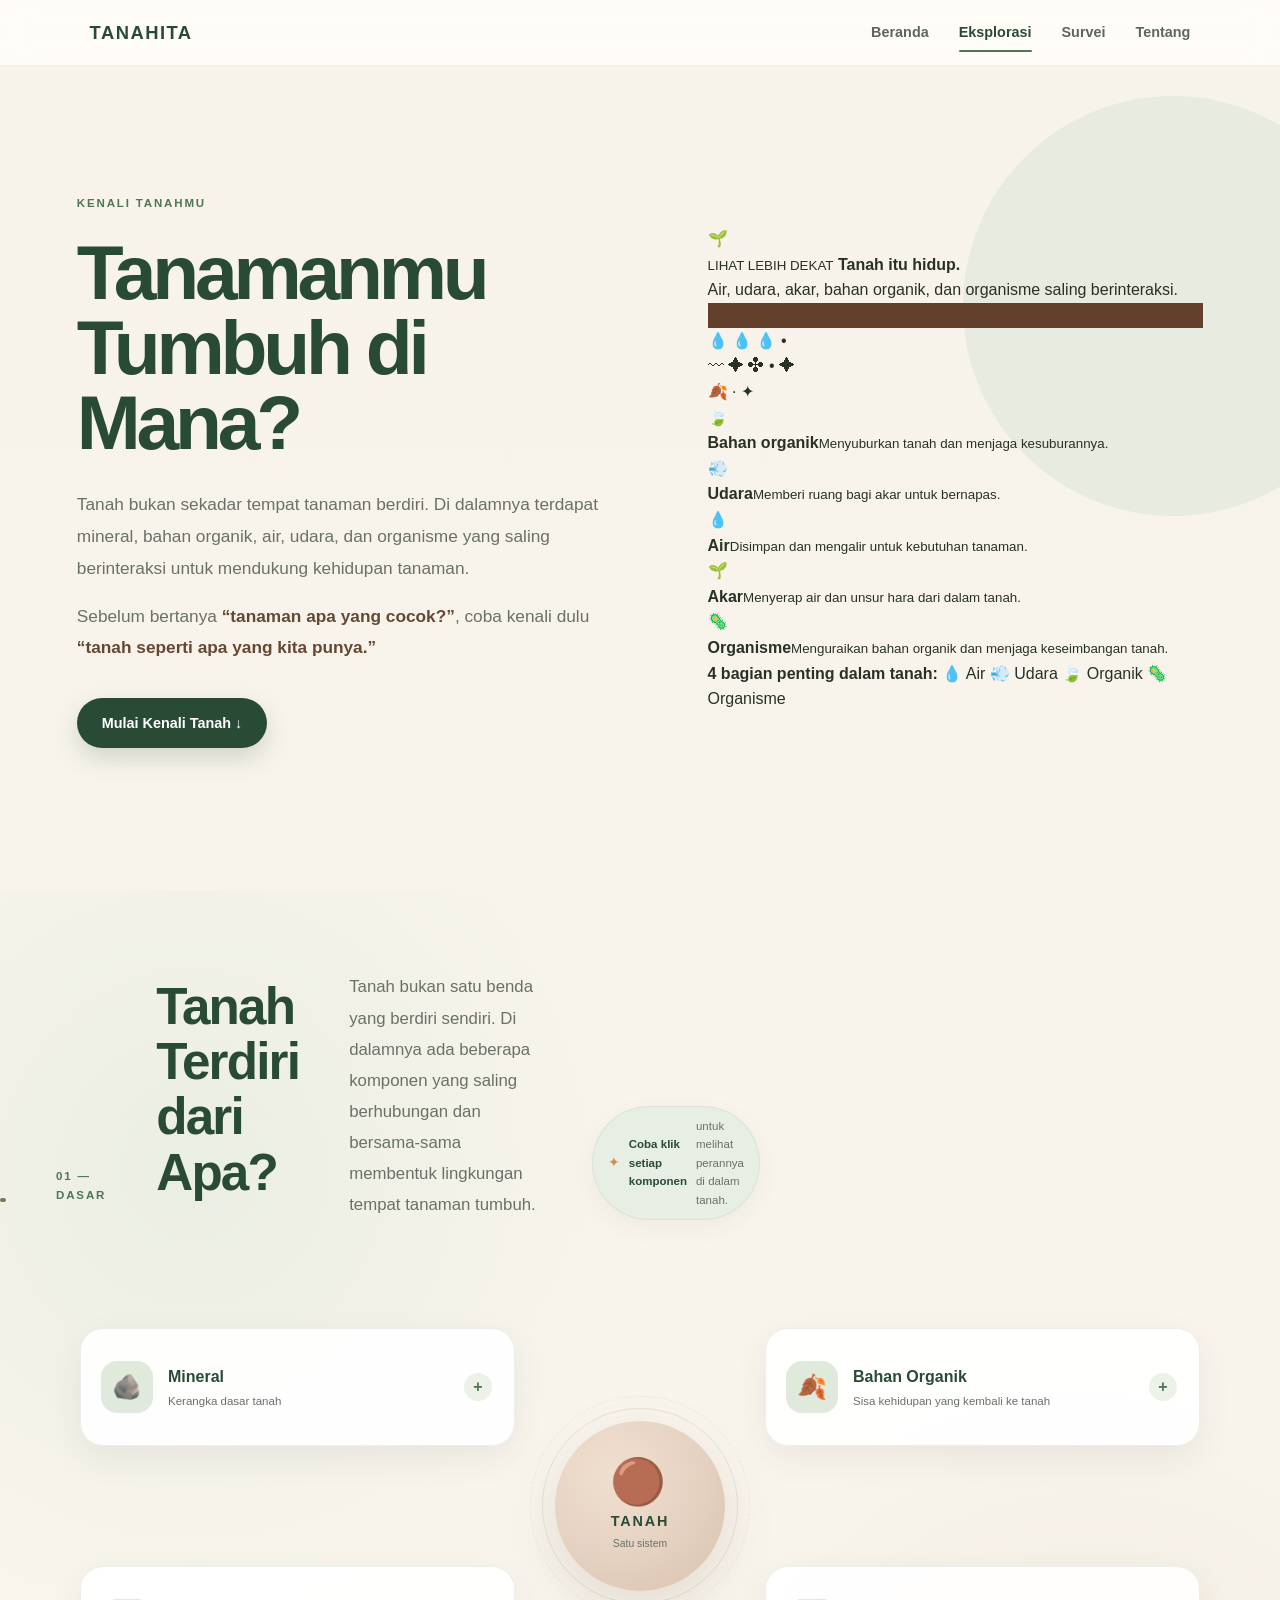
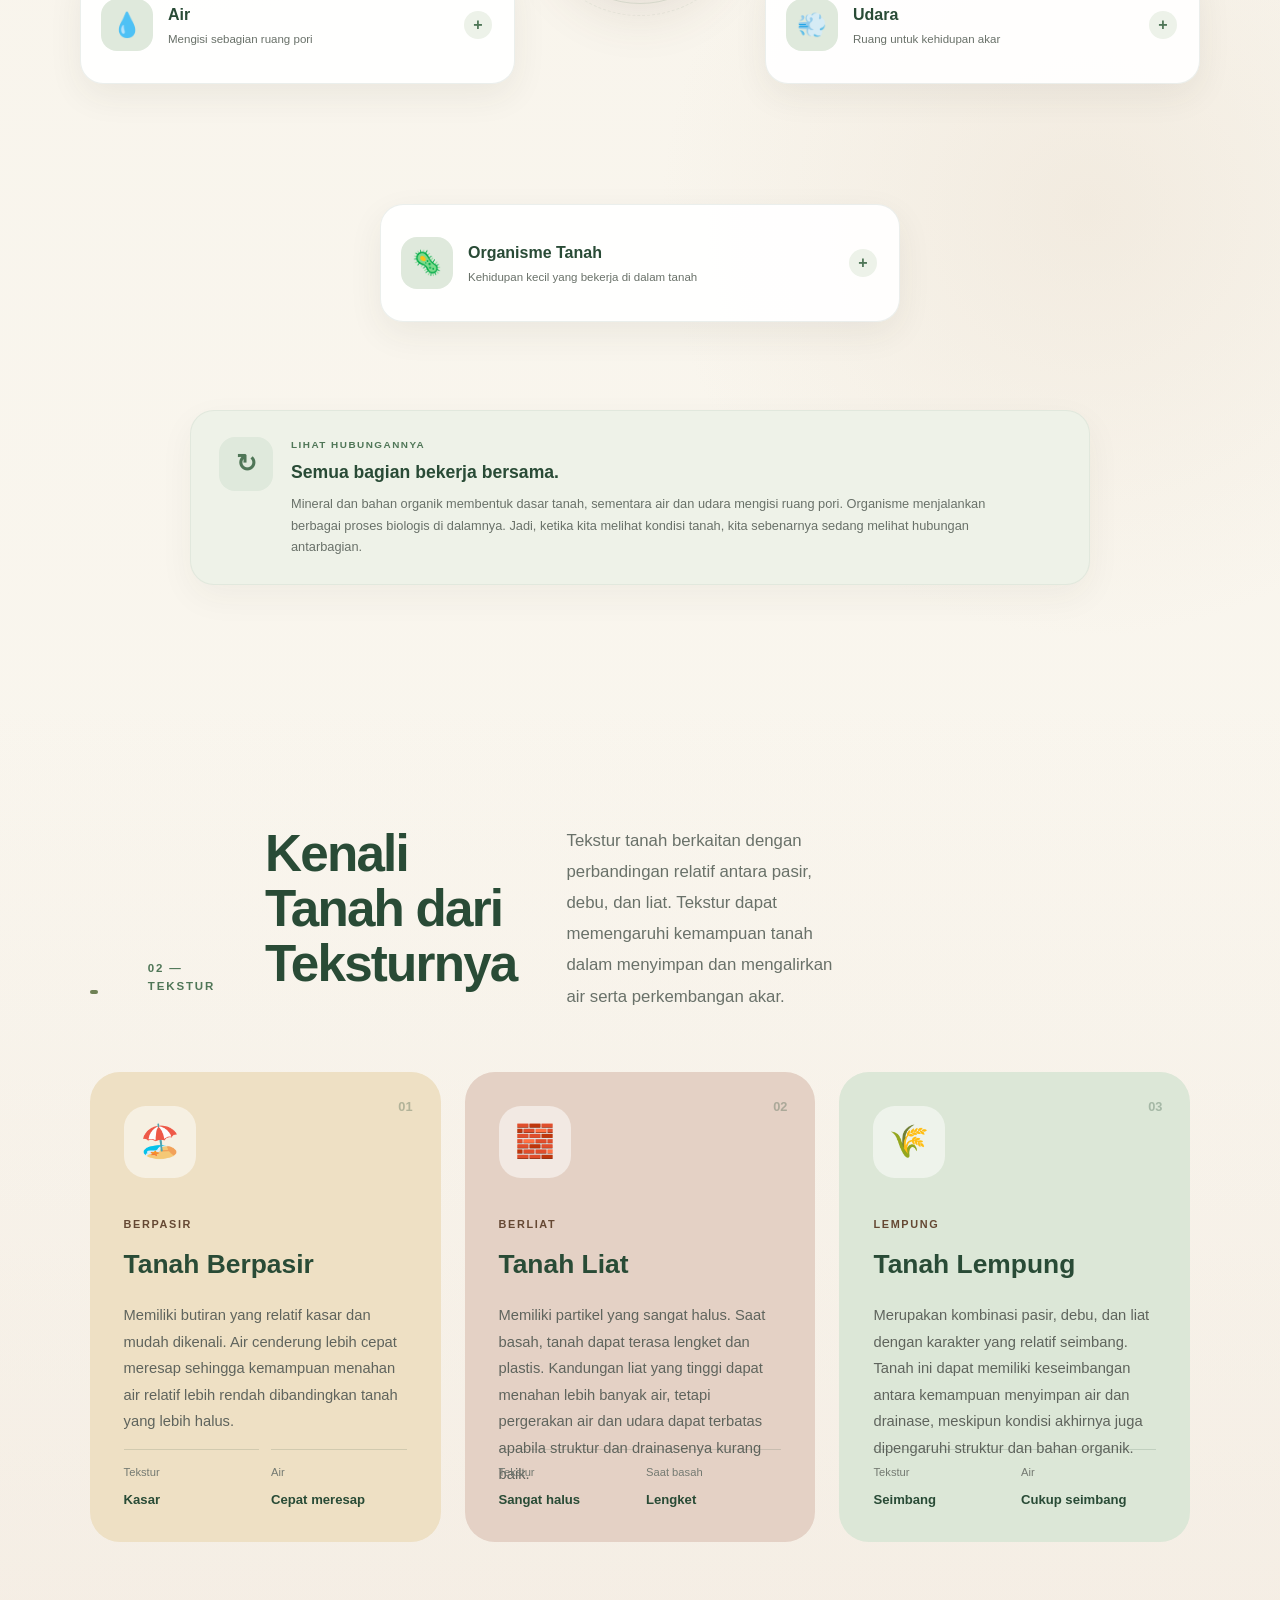
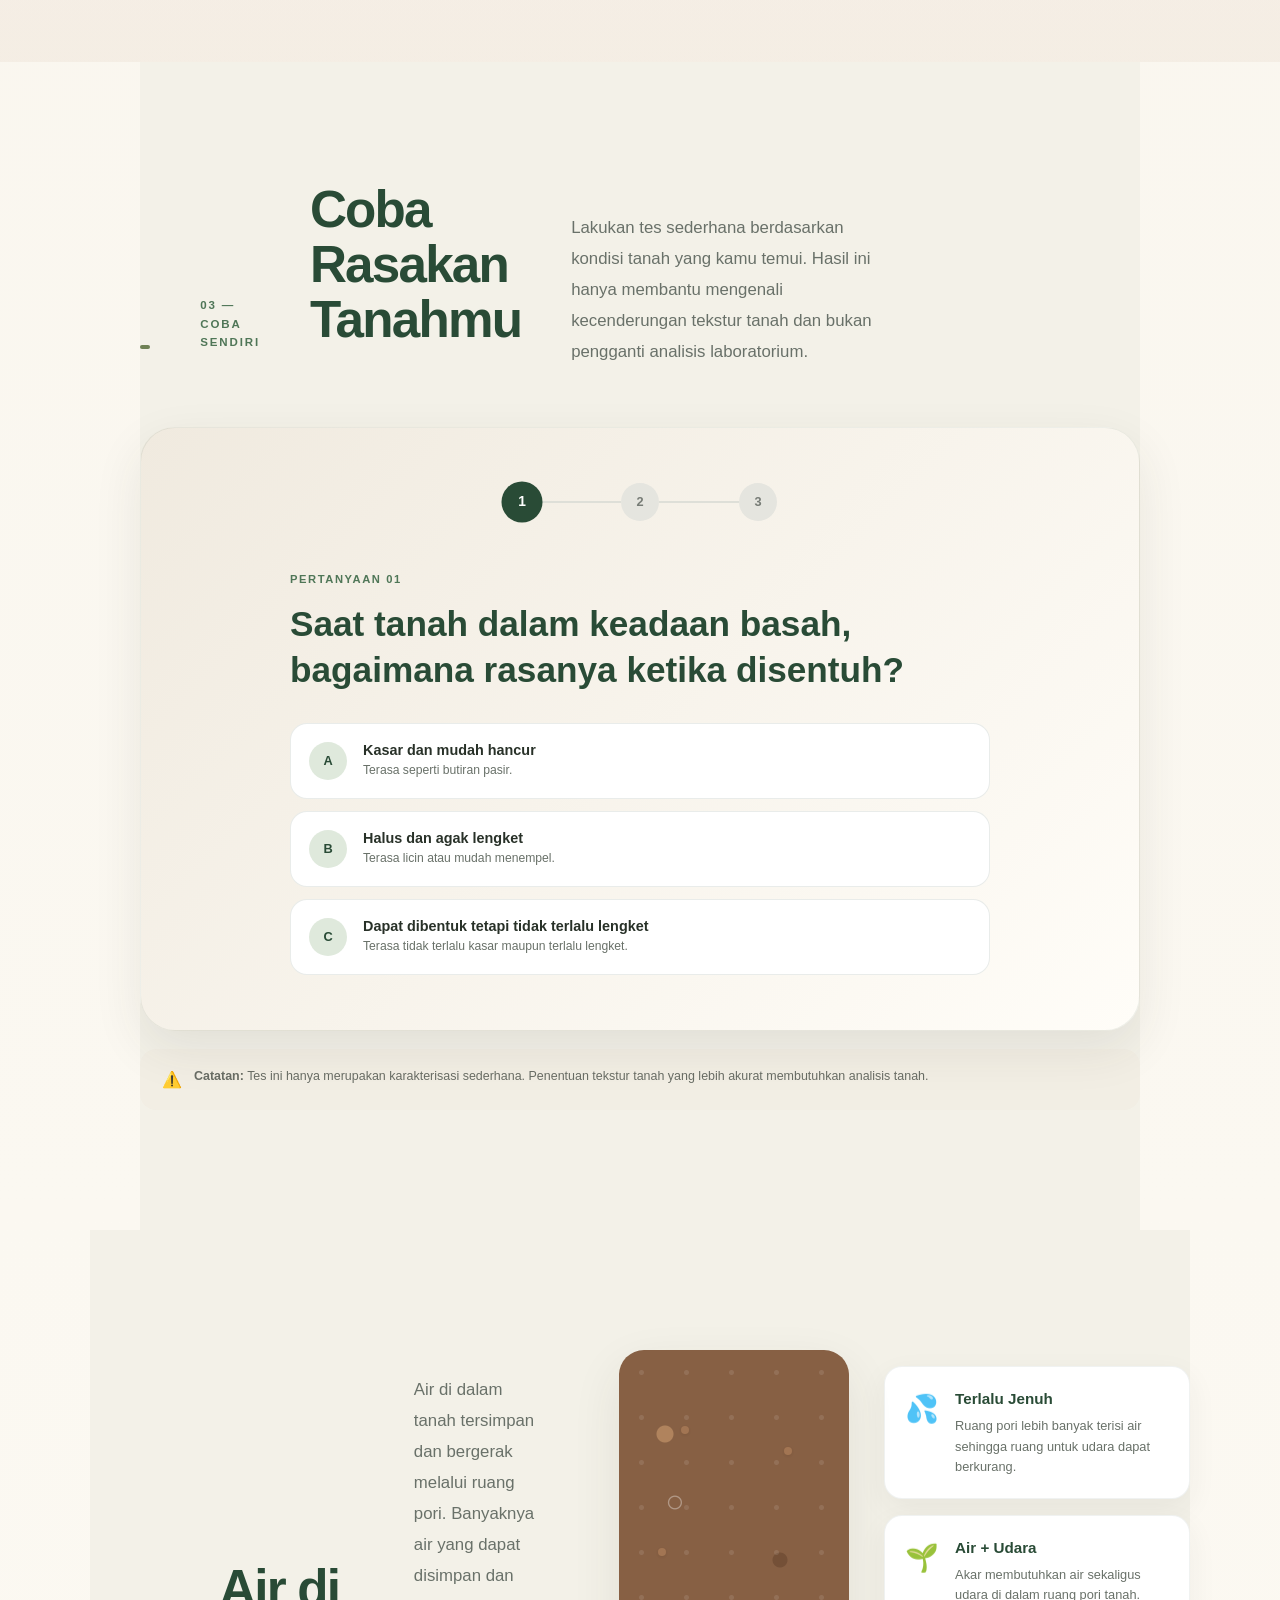
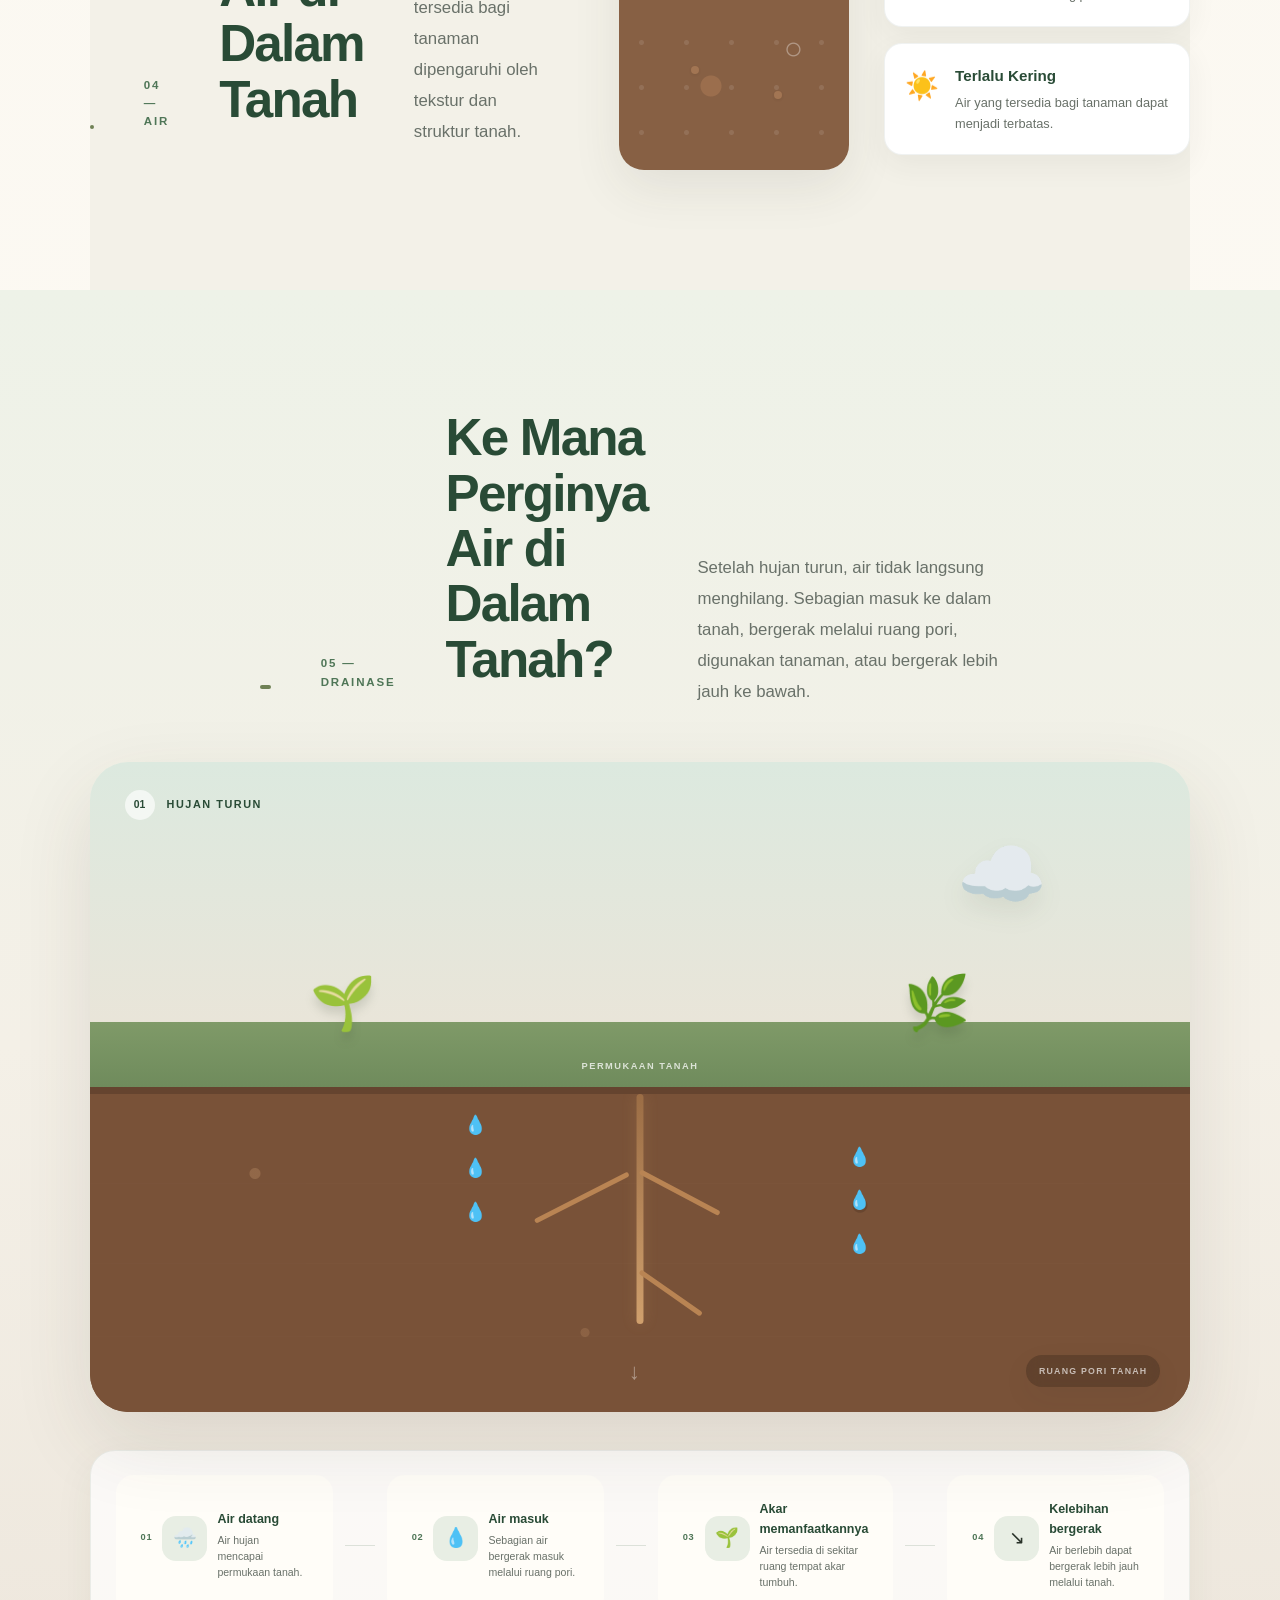
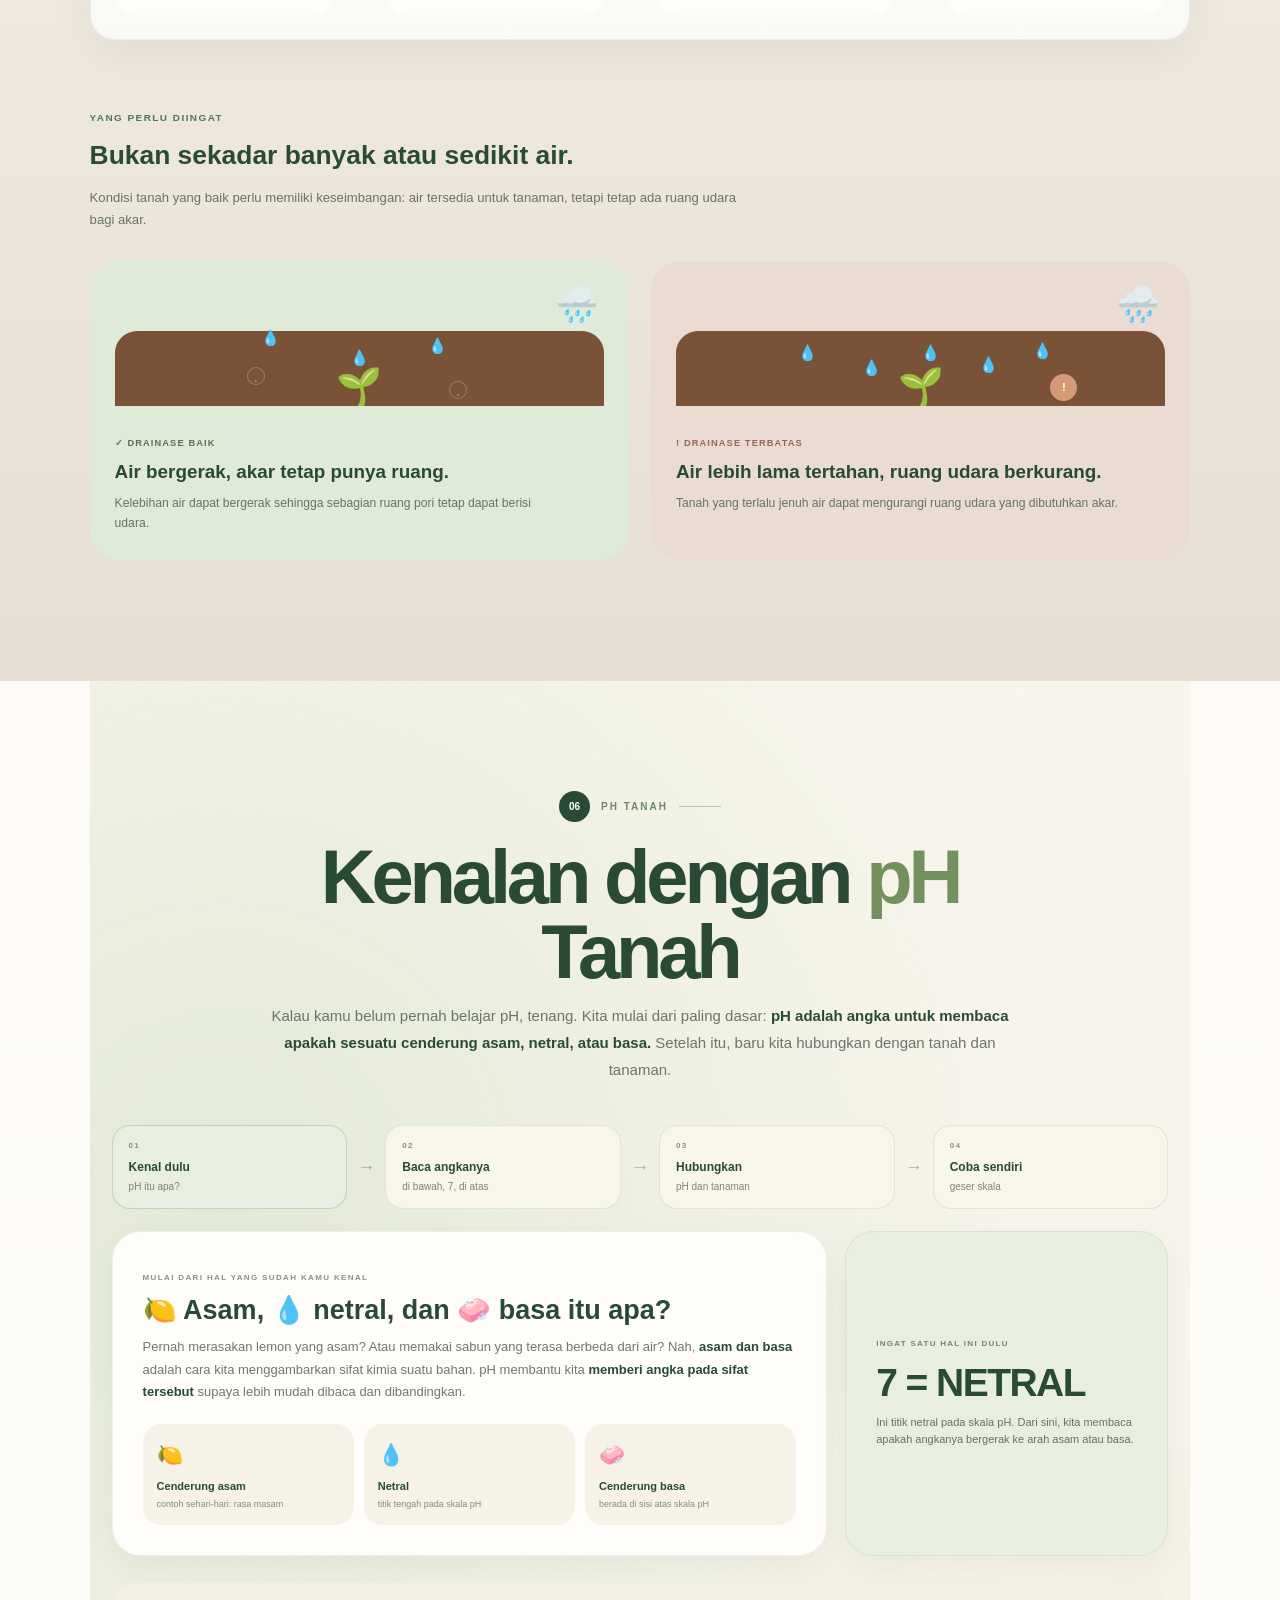
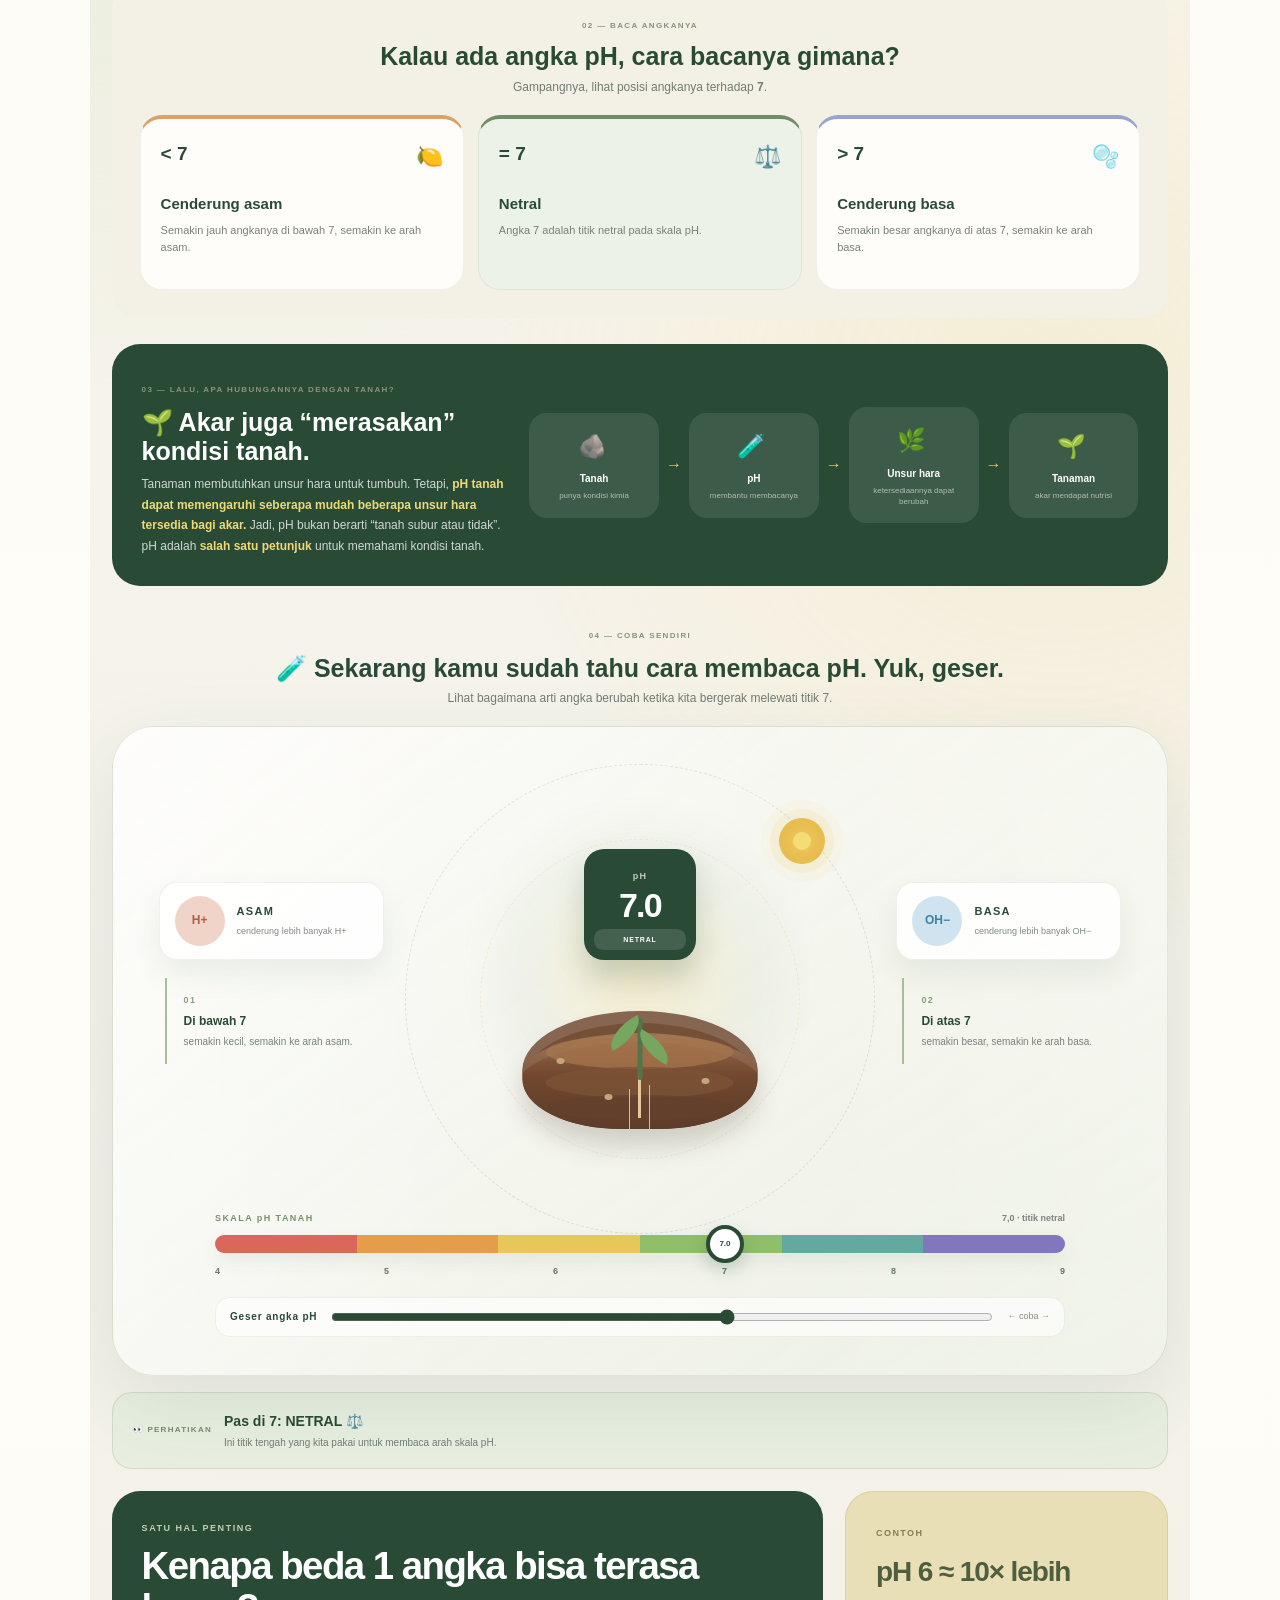
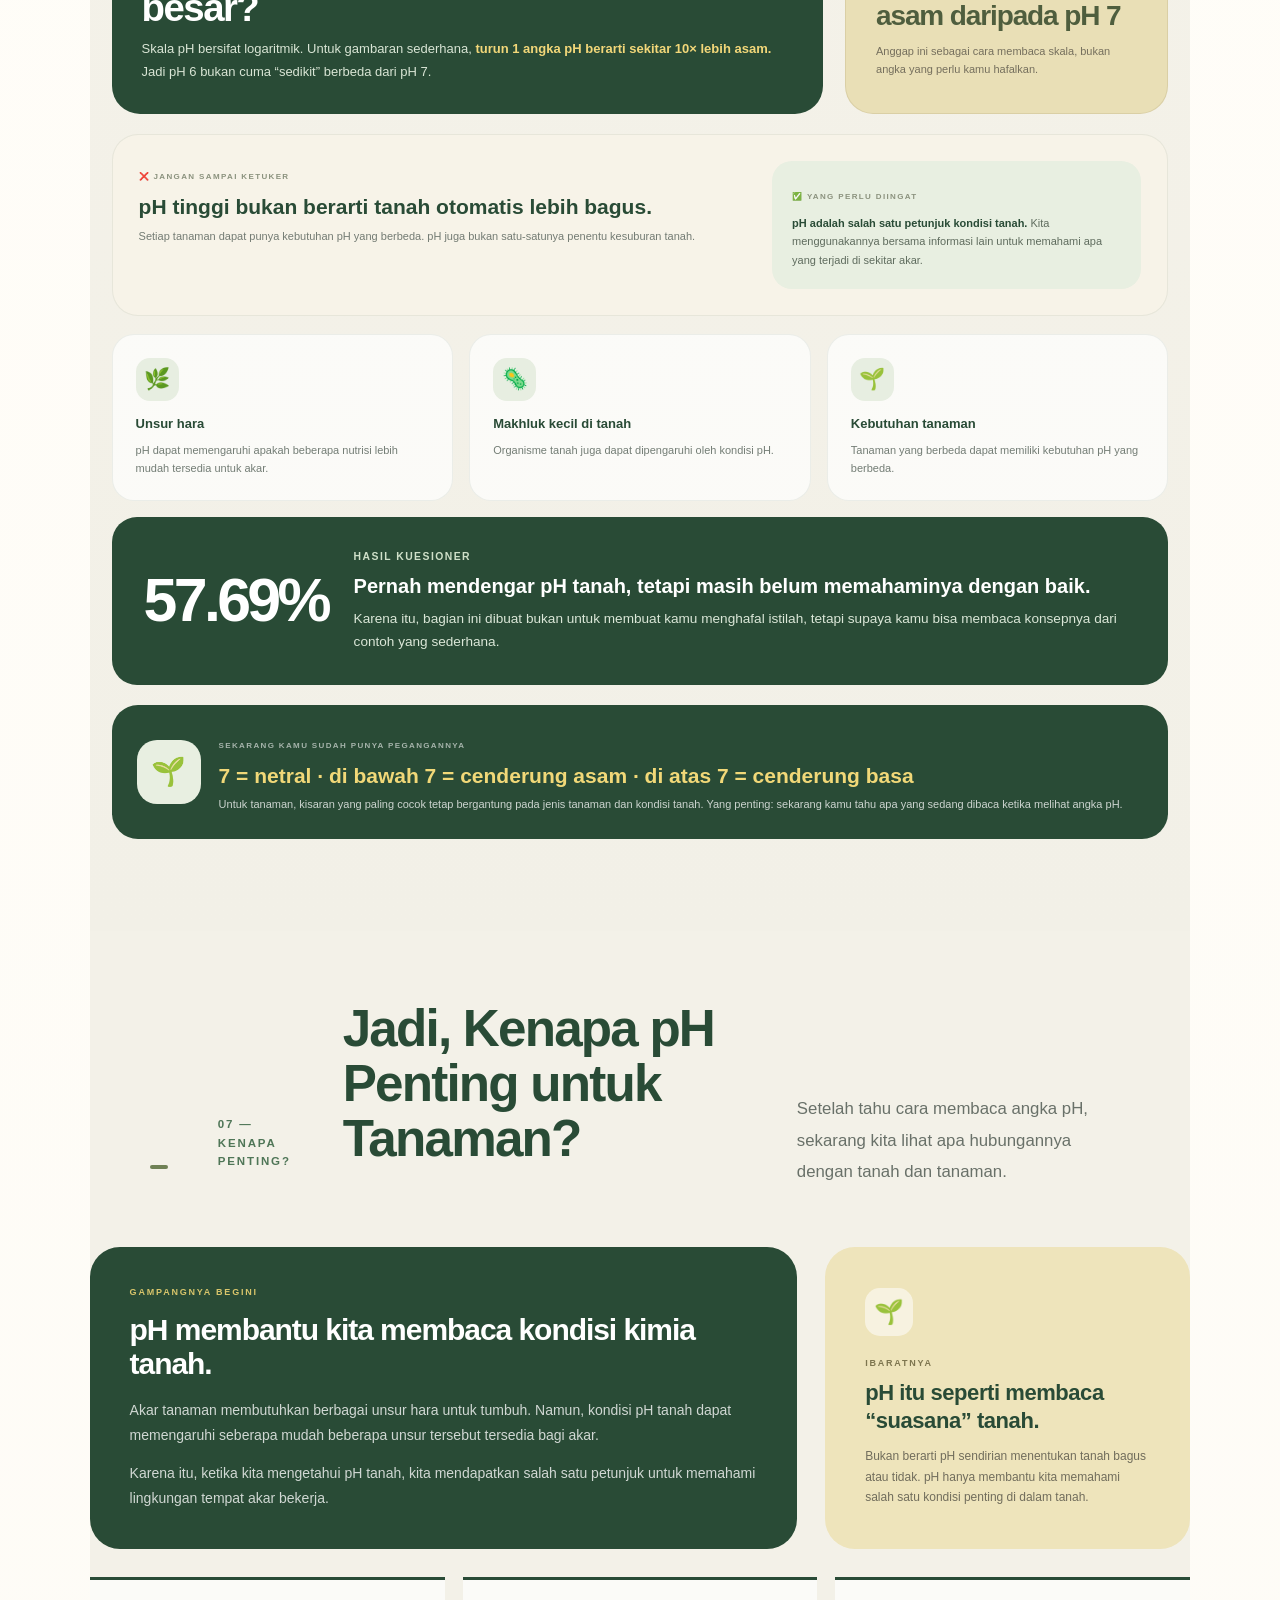
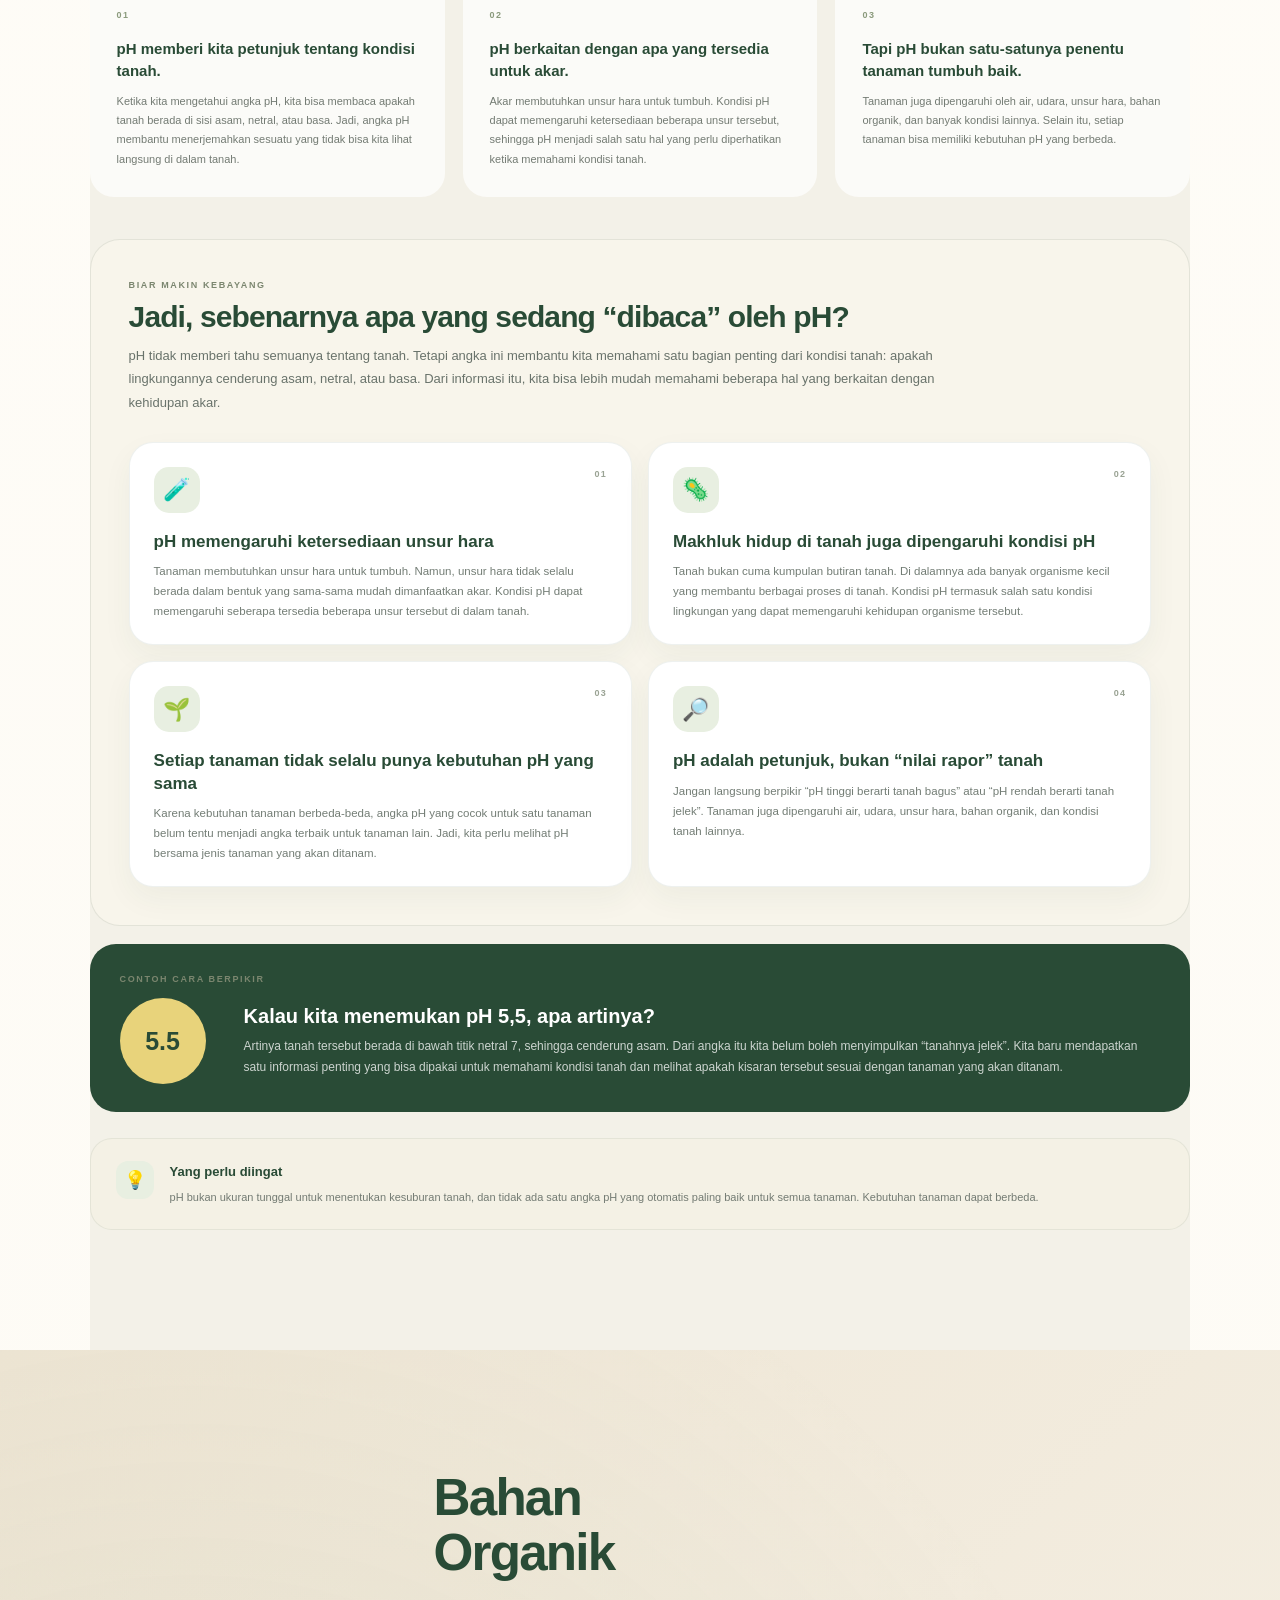
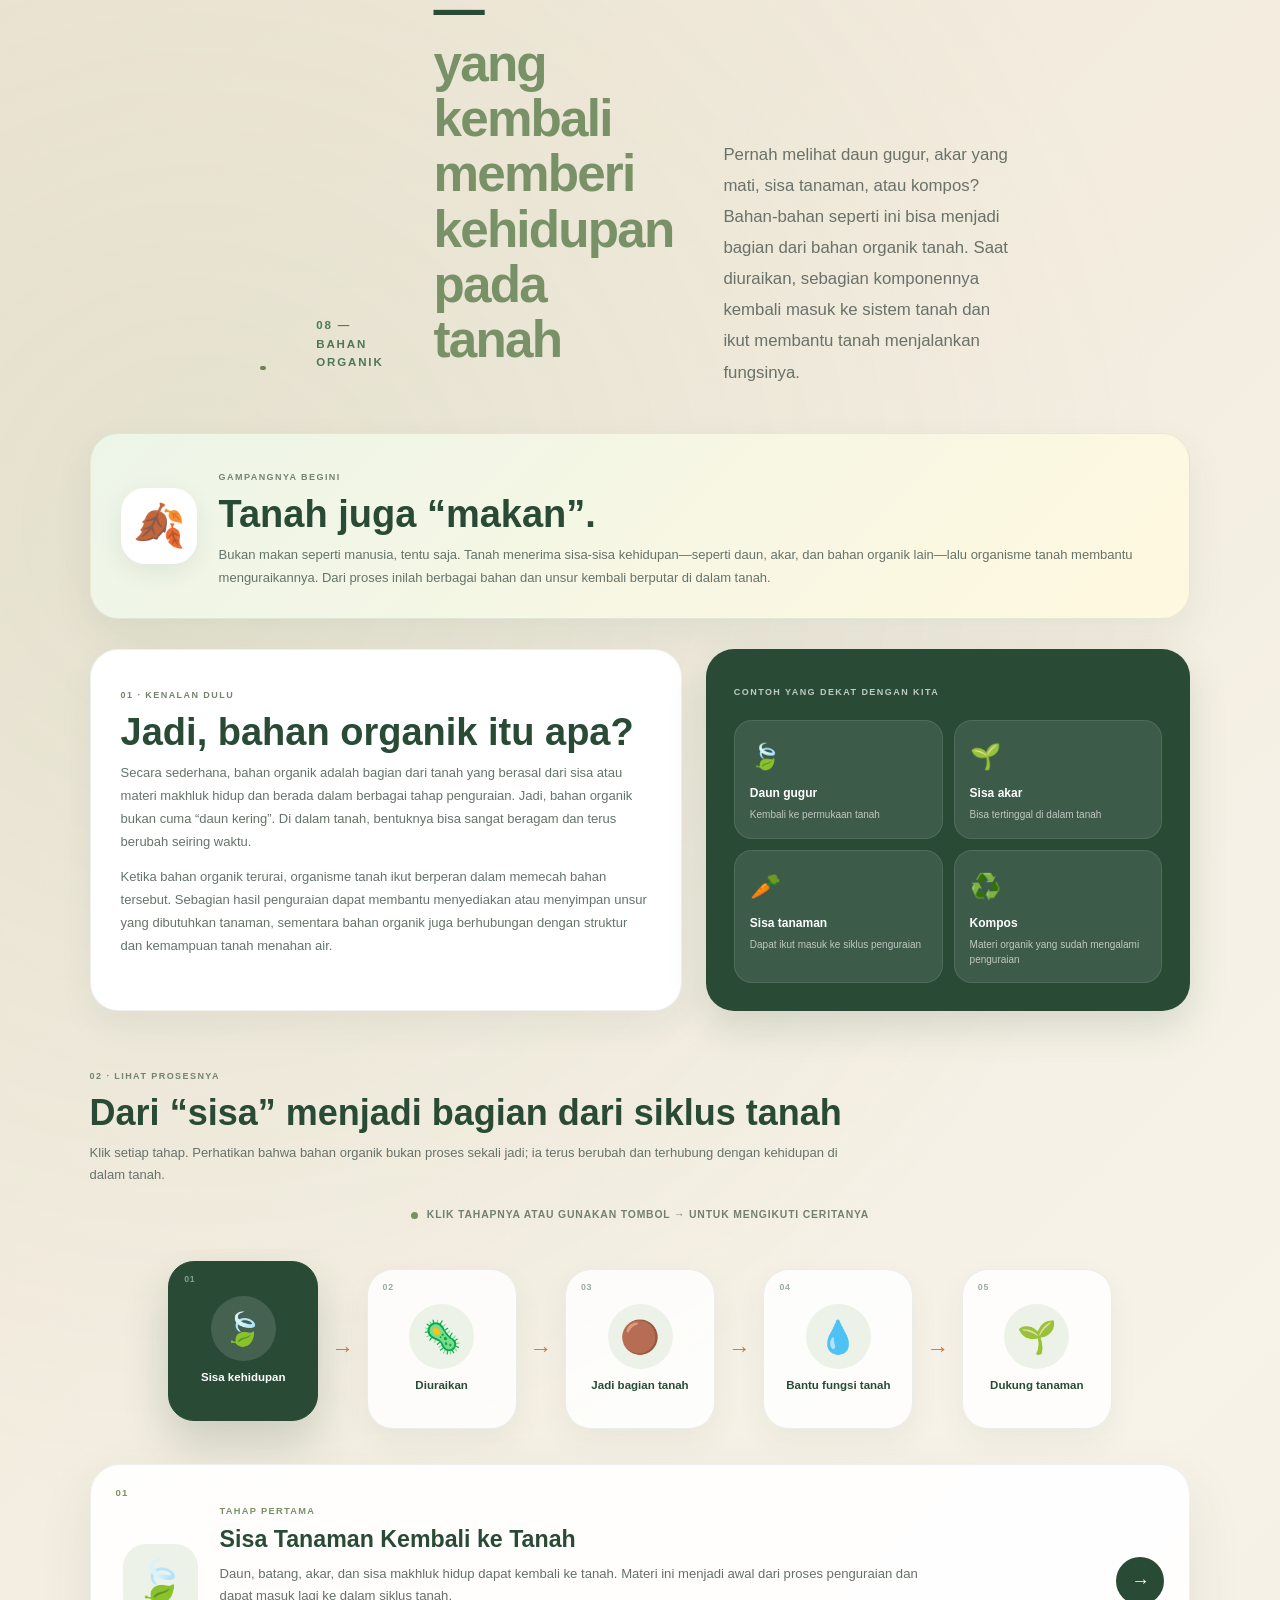
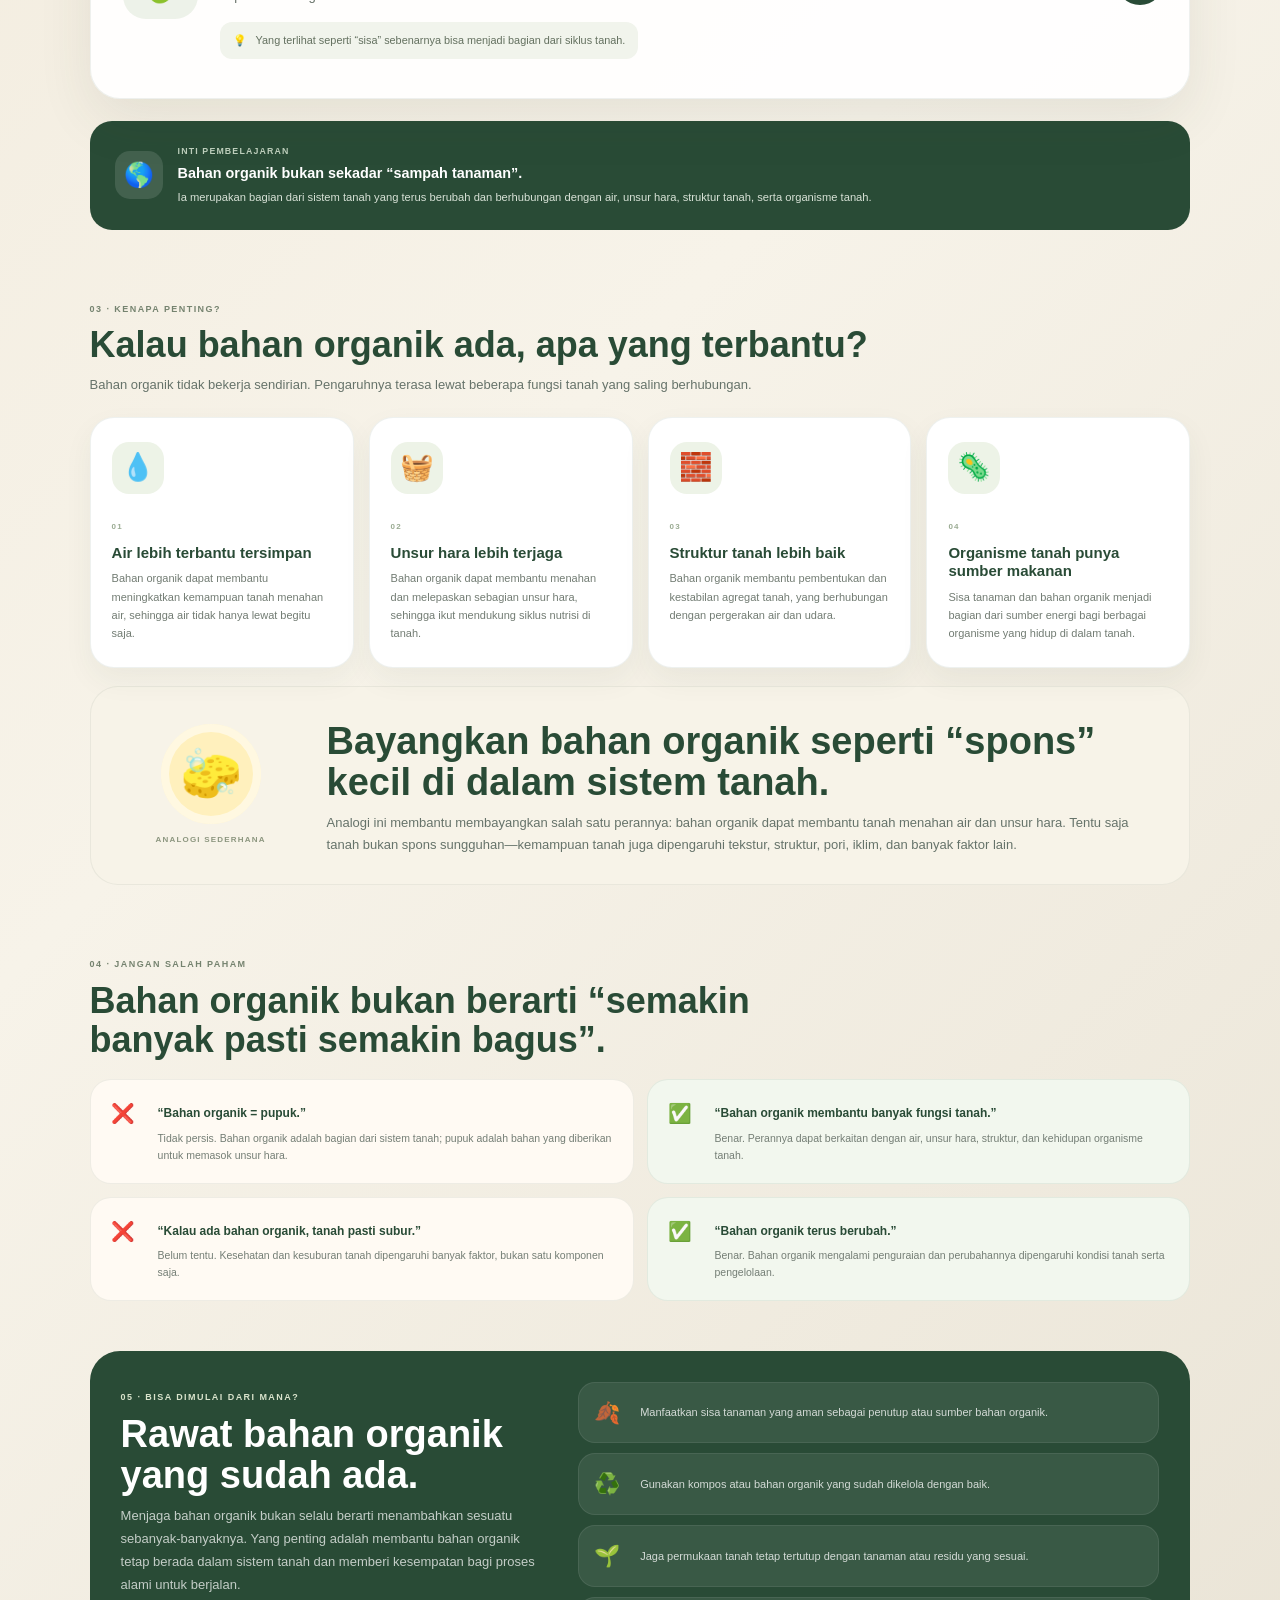
<file: tanah.html>
<!DOCTYPE html>
<html lang="id">
<head>
  <meta charset="UTF-8">
  <meta name="viewport" content="width=device-width, initial-scale=1.0">

  <title>TANAHITA — Kenali Tanahmu</title>

  <link rel="stylesheet" href="style.css">
</head>

<body class="soil-page">

  <!-- =========================
       NAVBAR
  ========================== -->
  <header class="navbar">
    <a href="index.html" class="logo">TANAHITA</a>

    <nav>
      <a href="index.html">Beranda</a>
      <a href="eksplorasi.html" class="active">Eksplorasi</a>
      <a href="survei.html">Survei</a>
      <a href="tentang.html">Tentang</a>
    </nav>
  </header>


  <main>

    <!-- =========================
         HERO
    ========================== -->
    <section class="soil-hero">

      <div class="soil-hero-content">
        <span class="section-label">KENALI TANAHMU</span>

        <h1>
          Tanamanmu<br>
          Tumbuh di Mana?
        </h1>

        <p>
          Tanah bukan sekadar tempat tanaman berdiri.
          Di dalamnya terdapat mineral, bahan organik, air, udara,
          dan organisme yang saling berinteraksi untuk mendukung
          kehidupan tanaman.
        </p>

        <p>
          Sebelum bertanya <strong>“tanaman apa yang cocok?”</strong>,
          coba kenali dulu <strong>“tanah seperti apa yang kita punya.”</strong>
        </p>

        <a href="#tanah-terdiri" class="btn-primary">
          Mulai Kenali Tanah ↓
        </a>
      </div>

      <div class="soil-hero-visual soil-hero-visual-v2">
        <div class="soil-ecosystem-v2" aria-label="Ilustrasi animasi ekosistem tanah">

          <div class="ecosystem-halo halo-one"></div>
          <div class="ecosystem-halo halo-two"></div>
          <div class="ecosystem-sun"></div>
          <div class="ecosystem-cloud cloud-one"></div>
          <div class="ecosystem-cloud cloud-two"></div>

          <div class="ecosystem-life-card">
            <span class="life-card-icon">🌱</span>
            <div>
              <small>LIHAT LEBIH DEKAT</small>
              <strong>Tanah itu hidup.</strong>
              <p>Air, udara, akar, bahan organik, dan organisme saling berinteraksi.</p>
            </div>
          </div>

          <div class="ecosystem-plant" aria-hidden="true">
            <span class="plant-stem"></span>
            <span class="plant-leaf leaf-a"></span>
            <span class="plant-leaf leaf-b"></span>
            <span class="plant-leaf leaf-c"></span>
            <span class="plant-leaf leaf-d"></span>
            <span class="plant-leaf leaf-e"></span>
          </div>

          <div class="soil-block-v2">
            <div class="soil-grass-cap">
              <i></i><i></i><i></i><i></i><i></i><i></i><i></i>
            </div>
            <div class="soil-surface-v2"></div>
            <div class="soil-layer-v2 layer-rich"></div>
            <div class="soil-layer-v2 layer-deep"></div>

            <div class="soil-rock rock-one"></div>
            <div class="soil-rock rock-two"></div>
            <div class="soil-rock rock-three"></div>
            <div class="soil-rock rock-four"></div>

            <div class="soil-root-network" aria-hidden="true">
              <span class="root-v2 root-main-v2"></span>
              <span class="root-v2 root-branch-v2 root-b1"></span>
              <span class="root-v2 root-branch-v2 root-b2"></span>
              <span class="root-v2 root-branch-v2 root-b3"></span>
              <span class="root-v2 root-branch-v2 root-b4"></span>
              <span class="root-v2 root-branch-v2 root-b5"></span>
              <span class="root-v2 root-fine-v2 fine-1"></span>
              <span class="root-v2 root-fine-v2 fine-2"></span>
              <span class="root-v2 root-fine-v2 fine-3"></span>
              <span class="root-v2 root-fine-v2 fine-4"></span>
            </div>

            <div class="soil-water-v2" aria-hidden="true">
              <span class="water-v2 w1">💧</span>
              <span class="water-v2 w2">💧</span>
              <span class="water-v2 w3">💧</span>
              <span class="water-v2 w4">•</span>
            </div>

            <div class="soil-air-v2" aria-hidden="true">
              <span></span><span></span><span></span><span></span><span></span>
            </div>

            <div class="soil-organisms-v2" aria-hidden="true">
              <span class="worm-v2">〰</span>
              <span class="micro-v2 m1">✦</span>
              <span class="micro-v2 m2">✣</span>
              <span class="micro-v2 m3">•</span>
              <span class="micro-v2 m4">✦</span>
            </div>

            <span class="organic-piece op1">🍂</span>
            <span class="organic-piece op2">·</span>
            <span class="organic-piece op3">✦</span>
          </div>

          <div class="ecosystem-label-v2 label-organic-v2">
            <span>🍃</span><div><strong>Bahan organik</strong><small>Menyuburkan tanah dan menjaga kesuburannya.</small></div>
          </div>
          <div class="ecosystem-label-v2 label-air-v2">
            <span>💨</span><div><strong>Udara</strong><small>Memberi ruang bagi akar untuk bernapas.</small></div>
          </div>
          <div class="ecosystem-label-v2 label-water-v2">
            <span>💧</span><div><strong>Air</strong><small>Disimpan dan mengalir untuk kebutuhan tanaman.</small></div>
          </div>
          <div class="ecosystem-label-v2 label-root-v2">
            <span>🌱</span><div><strong>Akar</strong><small>Menyerap air dan unsur hara dari dalam tanah.</small></div>
          </div>
          <div class="ecosystem-label-v2 label-life-v2">
            <span>🦠</span><div><strong>Organisme</strong><small>Menguraikan bahan organik dan menjaga keseimbangan tanah.</small></div>
          </div>

          <div class="ecosystem-legend-v2">
            <strong>4 bagian penting dalam tanah:</strong>
            <span>💧 Air</span>
            <span>💨 Udara</span>
            <span>🍃 Organik</span>
            <span>🦠 Organisme</span>
          </div>
        </div>
      </div>

    </section>


   <!-- =========================
     SECTION 1
     TANAH TERDIRI DARI APA?
========================== -->

<section
  class="soil-section soil-components soil-components-interactive"
  id="tanah-terdiri"
>

  <!-- =========================
       INTRO
  ========================== -->

  <div class="section-heading">

    <span class="section-label">
      01 — DASAR
    </span>

    <h2>
      Tanah Terdiri dari Apa?
    </h2>

    <p>
      Tanah bukan satu benda yang berdiri sendiri. Di dalamnya ada
      beberapa komponen yang saling berhubungan dan bersama-sama
      membentuk lingkungan tempat tanaman tumbuh.
    </p>

    <div class="components-instruction">
      <span>✦</span>

      <strong>
        Coba klik setiap komponen
      </strong>

      <small>
        untuk melihat perannya di dalam tanah.
      </small>
    </div>

  </div>


  <!-- =========================
       INTERACTIVE COMPONENT SYSTEM
  ========================== -->

  <div class="soil-component-visual">


    <!-- =========================
         CENTER — TANAH
    ========================== -->

    <div
      class="component-center"
      aria-label="Tanah sebagai satu sistem"
    >

      <div class="center-orbit"></div>

      <div class="center-inner">

        <span class="center-icon">
          🟤
        </span>

        <strong>
          TANAH
        </strong>

        <small>
          Satu sistem
        </small>

      </div>

    </div>


    <!-- =========================
         MINERAL
    ========================== -->

    <details
      class="component-item component-mineral"
      name="soil-component"
    >

      <summary>

        <span class="component-icon">
          🪨
        </span>

        <span class="component-title">

          <strong>
            Mineral
          </strong>

          <small>
            Kerangka dasar tanah
          </small>

        </span>

        <span class="component-toggle">
          +
        </span>

      </summary>


      <div class="component-detail">

        <p>
          Berasal dari material batuan yang mengalami pelapukan.
          Mineral menjadi salah satu penyusun utama tanah dan ikut
          membentuk karakter fisiknya.
        </p>

        <span class="component-role">
          PERAN · PENYUSUN TANAH
        </span>

      </div>

    </details>


    <!-- =========================
         BAHAN ORGANIK
    ========================== -->

    <details
      class="component-item component-organic"
      name="soil-component"
    >

      <summary>

        <span class="component-icon">
          🍂
        </span>

        <span class="component-title">

          <strong>
            Bahan Organik
          </strong>

          <small>
            Sisa kehidupan yang kembali ke tanah
          </small>

        </span>

        <span class="component-toggle">
          +
        </span>

      </summary>


      <div class="component-detail">

        <p>
          Berasal dari sisa makhluk hidup yang mengalami penguraian.
          Keberadaannya membantu mendukung penyimpanan air, unsur hara,
          dan kondisi struktur tanah.
        </p>

        <span class="component-role">
          PERAN · MENDUKUNG FUNGSI TANAH
        </span>

      </div>

    </details>


    <!-- =========================
         AIR
    ========================== -->

    <details
      class="component-item component-water"
      name="soil-component"
    >

      <summary>

        <span class="component-icon">
          💧
        </span>

        <span class="component-title">

          <strong>
            Air
          </strong>

          <small>
            Mengisi sebagian ruang pori
          </small>

        </span>

        <span class="component-toggle">
          +
        </span>

      </summary>


      <div class="component-detail">

        <p>
          Air mengisi sebagian ruang pori di dalam tanah. Bersama udara,
          air menjadi bagian dari kondisi ruang tempat akar berkembang.
        </p>

        <span class="component-role">
          PERAN · KETERSEDIAAN AIR
        </span>

      </div>

    </details>


    <!-- =========================
         UDARA
    ========================== -->

    <details
      class="component-item component-air"
      name="soil-component"
    >

      <summary>

        <span class="component-icon">
          💨
        </span>

        <span class="component-title">

          <strong>
            Udara
          </strong>

          <small>
            Ruang untuk kehidupan akar
          </small>

        </span>

        <span class="component-toggle">
          +
        </span>

      </summary>


      <div class="component-detail">

        <p>
          Udara mengisi sebagian ruang pori yang tidak ditempati air.
          Keseimbangan air dan udara menjadi bagian penting dari kondisi
          tanah bagi akar.
        </p>

        <span class="component-role">
          PERAN · RUANG UDARA
        </span>

      </div>

    </details>


    <!-- =========================
         ORGANISME TANAH
    ========================== -->

    <details
      class="component-item component-organism"
      name="soil-component"
    >

      <summary>

        <span class="component-icon">
          🦠
        </span>

        <span class="component-title">

          <strong>
            Organisme Tanah
          </strong>

          <small>
            Kehidupan kecil yang bekerja di dalam tanah
          </small>

        </span>

        <span class="component-toggle">
          +
        </span>

      </summary>


      <div class="component-detail">

        <p>
          Organisme tanah mendukung proses biologis dan siklus unsur hara.
          Kehidupan di dalam tanah membuat tanah bekerja sebagai sebuah sistem.
        </p>

        <span class="component-role">
          PERAN · PROSES BIOLOGIS
        </span>

      </div>

    </details>


  </div>


  <!-- =========================
       SYSTEM CONNECTION
  ========================== -->

  <div class="component-system-note">

    <div class="system-note-icon">
      ↻
    </div>

    <div>

      <span class="system-note-label">
        LIHAT HUBUNGANNYA
      </span>

      <h3>
        Semua bagian bekerja bersama.
      </h3>

      <p>
        Mineral dan bahan organik membentuk dasar tanah, sementara air dan
        udara mengisi ruang pori. Organisme menjalankan berbagai proses
        biologis di dalamnya. Jadi, ketika kita melihat kondisi tanah,
        kita sebenarnya sedang melihat hubungan antarbagian.
      </p>

    </div>

  </div>


</section>


    <!-- =========================
         SECTION 2
         TEKSTUR TANAH
    ========================== -->
    <section class="soil-section soil-texture">

      <div class="section-heading">

        <span class="section-label">02 — TEKSTUR</span>

        <h2>
          Kenali Tanah dari Teksturnya
        </h2>

        <p>
          Tekstur tanah berkaitan dengan perbandingan relatif antara
          pasir, debu, dan liat. Tekstur dapat memengaruhi kemampuan
          tanah dalam menyimpan dan mengalirkan air serta perkembangan akar.
        </p>

      </div>


      <div class="texture-cards">

        <!-- BERPA SIR -->
        <article class="texture-card texture-sandy">

          <div class="texture-card-number">
            01
          </div>

          <div class="texture-card-icon">
            🏖️
          </div>

          <span class="texture-tag">
            BERPASIR
          </span>

          <h3>
            Tanah Berpasir
          </h3>

          <p>
            Memiliki butiran yang relatif kasar dan mudah dikenali.
            Air cenderung lebih cepat meresap sehingga kemampuan
            menahan air relatif lebih rendah dibandingkan tanah yang
            lebih halus.
          </p>

          <div class="texture-characteristics">

            <div>
              <span>Tekstur</span>
              <strong>Kasar</strong>
            </div>

            <div>
              <span>Air</span>
              <strong>Cepat meresap</strong>
            </div>

          </div>

        </article>


        <!-- LIAT -->
        <article class="texture-card texture-clay">

          <div class="texture-card-number">
            02
          </div>

          <div class="texture-card-icon">
            🧱
          </div>

          <span class="texture-tag">
            BERLIAT
          </span>

          <h3>
            Tanah Liat
          </h3>

          <p>
            Memiliki partikel yang sangat halus. Saat basah,
            tanah dapat terasa lengket dan plastis. Kandungan liat
            yang tinggi dapat menahan lebih banyak air, tetapi
            pergerakan air dan udara dapat terbatas apabila struktur
            dan drainasenya kurang baik.
          </p>

          <div class="texture-characteristics">

            <div>
              <span>Tekstur</span>
              <strong>Sangat halus</strong>
            </div>

            <div>
              <span>Saat basah</span>
              <strong>Lengket</strong>
            </div>

          </div>

        </article>


        <!-- LEMPUNG -->
        <article class="texture-card texture-loam">

          <div class="texture-card-number">
            03
          </div>

          <div class="texture-card-icon">
            🌾
          </div>

          <span class="texture-tag">
            LEMPUNG
          </span>

          <h3>
            Tanah Lempung
          </h3>

          <p>
            Merupakan kombinasi pasir, debu, dan liat dengan karakter
            yang relatif seimbang. Tanah ini dapat memiliki keseimbangan
            antara kemampuan menyimpan air dan drainase, meskipun kondisi
            akhirnya juga dipengaruhi struktur dan bahan organik.
          </p>

          <div class="texture-characteristics">

            <div>
              <span>Tekstur</span>
              <strong>Seimbang</strong>
            </div>

            <div>
              <span>Air</span>
              <strong>Cukup seimbang</strong>
            </div>

          </div>

        </article>

      </div>

    </section>


    <!-- =========================
         SECTION 3
         INTERACTIVE TEST
    ========================== -->
    <section class="soil-section soil-test">

      <div class="section-heading">

        <span class="section-label">03 — COBA SENDIRI</span>

        <h2>
          Coba Rasakan Tanahmu
        </h2>

        <p>
          Lakukan tes sederhana berdasarkan kondisi tanah yang kamu
          temui. Hasil ini hanya membantu mengenali kecenderungan
          tekstur tanah dan bukan pengganti analisis laboratorium.
        </p>

      </div>


      <div class="soil-test-container">

        <div class="test-progress">

          <span class="test-step active" data-step="1">
            1
          </span>

          <span class="test-line"></span>

          <span class="test-step" data-step="2">
            2
          </span>

          <span class="test-line"></span>

          <span class="test-step" data-step="3">
            3
          </span>

        </div>


        <!-- QUESTION 1 -->
        <div class="soil-question active" data-question="1">

          <span class="question-number">
            Pertanyaan 01
          </span>

          <h3>
            Saat tanah dalam keadaan basah,
            bagaimana rasanya ketika disentuh?
          </h3>

          <div class="answer-options">

            <button
              type="button"
              class="answer-option"
              data-question="1"
              data-answer="sandy"
            >
              <span class="answer-letter">A</span>

              <div>
                <strong>Kasar dan mudah hancur</strong>
                <small>
                  Terasa seperti butiran pasir.
                </small>
              </div>
            </button>


            <button
              type="button"
              class="answer-option"
              data-question="1"
              data-answer="clay"
            >
              <span class="answer-letter">B</span>

              <div>
                <strong>Halus dan agak lengket</strong>
                <small>
                  Terasa licin atau mudah menempel.
                </small>
              </div>
            </button>


            <button
              type="button"
              class="answer-option"
              data-question="1"
              data-answer="loam"
            >
              <span class="answer-letter">C</span>

              <div>
                <strong>Dapat dibentuk tetapi tidak terlalu lengket</strong>
                <small>
                  Terasa tidak terlalu kasar maupun terlalu lengket.
                </small>
              </div>
            </button>

          </div>

        </div>


        <!-- QUESTION 2 -->
        <div class="soil-question" data-question="2">

          <span class="question-number">
            Pertanyaan 02
          </span>

          <h3>
            Saat tanah diremas dengan tangan,
            apa yang terjadi?
          </h3>

          <div class="answer-options">

            <button
              type="button"
              class="answer-option"
              data-question="2"
              data-answer="sandy"
            >
              <span class="answer-letter">A</span>

              <div>
                <strong>Sulit dibentuk</strong>
                <small>
                  Tanah mudah kembali menjadi butiran.
                </small>
              </div>
            </button>


            <button
              type="button"
              class="answer-option"
              data-question="2"
              data-answer="clay"
            >
              <span class="answer-letter">B</span>

              <div>
                <strong>Mudah dibentuk dan terasa lengket</strong>
                <small>
                  Tanah dapat dibentuk dengan cukup mudah.
                </small>
              </div>
            </button>


            <button
              type="button"
              class="answer-option"
              data-question="2"
              data-answer="loam"
            >
              <span class="answer-letter">C</span>

              <div>
                <strong>Dapat dibentuk tetapi tidak terlalu lengket</strong>
                <small>
                  Masih bisa dibentuk tanpa terasa sangat lengket.
                </small>
              </div>
            </button>

          </div>

        </div>


        <!-- QUESTION 3 -->
        <div class="soil-question" data-question="3">

          <span class="question-number">
            Pertanyaan 03
          </span>

          <h3>
            Setelah tanah disiram,
            bagaimana air bergerak?
          </h3>

          <div class="answer-options">

            <button
              type="button"
              class="answer-option"
              data-question="3"
              data-answer="sandy"
            >
              <span class="answer-letter">A</span>

              <div>
                <strong>Air cepat meresap</strong>
                <small>
                  Air tidak terlalu lama berada di permukaan.
                </small>
              </div>
            </button>


            <button
              type="button"
              class="answer-option"
              data-question="3"
              data-answer="clay"
            >
              <span class="answer-letter">B</span>

              <div>
                <strong>Air cenderung menggenang</strong>
                <small>
                  Air bergerak lebih lambat.
                </small>
              </div>
            </button>


            <button
              type="button"
              class="answer-option"
              data-question="3"
              data-answer="loam"
            >
              <span class="answer-letter">C</span>

              <div>
                <strong>Air meresap tetapi tidak terlalu cepat</strong>
                <small>
                  Air masih dapat bergerak melalui tanah.
                </small>
              </div>
            </button>

          </div>

        </div>


        <!-- RESULT -->
        <div class="soil-test-result" id="soilTestResult">

          <span class="result-label">
            HASIL TES SEDERHANA
          </span>

          <div class="result-icon">
            🌱
          </div>

          <h3>
            Tanahmu cenderung...
          </h3>

          <h2 id="soilResultText">
            Belum ada hasil
          </h2>

          <p id="soilResultDescription">
            Jawab ketiga pertanyaan untuk melihat hasil.
          </p>

          <button
            type="button"
            class="btn-secondary"
            id="resetSoilTest"
          >
            Coba Lagi
          </button>

        </div>

      </div>


      <div class="soil-test-note">

        <span>⚠️</span>

        <p>
          <strong>Catatan:</strong>
          Tes ini hanya merupakan karakterisasi sederhana.
          Penentuan tekstur tanah yang lebih akurat membutuhkan
          analisis tanah.
        </p>

      </div>

    </section>


    <!-- =========================
         SECTION 4
         AIR DI DALAM TANAH
    ========================== -->
    <section class="soil-section soil-water">

      <div class="section-heading">

        <span class="section-label">04 — AIR</span>

        <h2>
          Air di Dalam Tanah
        </h2>

        <p>
          Air di dalam tanah tersimpan dan bergerak melalui ruang pori.
          Banyaknya air yang dapat disimpan dan tersedia bagi tanaman
          dipengaruhi oleh tekstur dan struktur tanah.
        </p>

      </div>


      <div class="water-visual">

        <div class="soil-profile">

          <div class="soil-particle particle-one"></div>
          <div class="soil-particle particle-two"></div>
          <div class="soil-particle particle-three"></div>
          <div class="soil-particle particle-four"></div>
          <div class="soil-particle particle-five"></div>

          <div class="water-drop drop-one">💧</div>
          <div class="water-drop drop-two">💧</div>

          <div class="air-space air-one">○</div>
          <div class="air-space air-two">○</div>

        </div>


        <div class="water-explanation">

          <div class="water-state water-wet">

            <span class="state-icon">💦</span>

            <div>
              <h3>
                Terlalu Jenuh
              </h3>

              <p>
                Ruang pori lebih banyak terisi air sehingga
                ruang untuk udara dapat berkurang.
              </p>
            </div>

          </div>


          <div class="water-state water-balanced">

            <span class="state-icon">🌱</span>

            <div>
              <h3>
                Air + Udara
              </h3>

              <p>
                Akar membutuhkan air sekaligus udara
                di dalam ruang pori tanah.
              </p>
            </div>

          </div>


          <div class="water-state water-dry">

            <span class="state-icon">☀️</span>

            <div>
              <h3>
                Terlalu Kering
              </h3>

              <p>
                Air yang tersedia bagi tanaman dapat menjadi terbatas.
              </p>
            </div>

          </div>

        </div>

      </div>

    </section>


    <!-- =========================
     SECTION 5
     DRAINASE
========================== -->

<section class="soil-section soil-drainage drainage-wow">

    <!-- =========================
         INTRO
    ========================== -->

    <div class="section-heading drainage-heading">

        <span class="section-label">
            05 — DRAINASE
        </span>

        <h2>
            Ke Mana Perginya<br>
            Air di Dalam Tanah?
        </h2>

        <p>
            Setelah hujan turun, air tidak langsung menghilang.
            Sebagian masuk ke dalam tanah, bergerak melalui ruang pori,
            digunakan tanaman, atau bergerak lebih jauh ke bawah.
        </p>

    </div>


    <!-- =========================
         BIG VISUAL
    ========================== -->

    <div class="drainage-story">

        <!-- SKY -->

        <div class="drainage-sky">

            <div class="sky-label">
                <span>01</span>
                <strong>HUJAN TURUN</strong>
            </div>

            <div class="rain-cloud">
                ☁️
            </div>

            <div class="rain-drop drop-1">💧</div>
            <div class="rain-drop drop-2">💧</div>
            <div class="rain-drop drop-3">💧</div>
            <div class="rain-drop drop-4">💧</div>

        </div>


        <!-- GROUND -->

        <div class="drainage-ground">

            <!-- SURFACE -->

            <div class="ground-surface">

                <div class="surface-label">
                    PERMUKAAN TANAH
                </div>

                <div class="plant plant-left">
                    🌱
                </div>

                <div class="plant plant-right">
                    🌿
                </div>

            </div>


            <!-- UNDERGROUND -->

            <div class="underground">

                <div class="soil-layer layer-one"></div>
                <div class="soil-layer layer-two"></div>
                <div class="soil-layer layer-three"></div>


                <!-- ROOT -->

                <div class="root-system">

                    <span class="root-main"></span>

                    <span class="root-branch root-branch-one"></span>
                    <span class="root-branch root-branch-two"></span>
                    <span class="root-branch root-branch-three"></span>

                </div>


                <!-- WATER PATH -->

                <div class="water-path path-one">
                    <span>💧</span>
                    <span>💧</span>
                    <span>💧</span>
                </div>

                <div class="water-path path-two">
                    <span>💧</span>
                    <span>💧</span>
                    <span>💧</span>
                </div>


                <!-- SOIL LABEL -->

                <div class="soil-label">
                    RUANG PORI TANAH
                </div>


                <!-- FLOW ARROW -->

                <div class="flow-arrow">
                    ↓
                </div>

            </div>

        </div>

    </div>


    <!-- =========================
         EXPLANATION
    ========================== -->

    <div class="drainage-flow">

        <div class="flow-step">

            <span class="flow-number">
                01
            </span>

            <div class="flow-icon">
                🌧️
            </div>

            <div>
                <strong>
                    Air datang
                </strong>

                <p>
                    Air hujan mencapai permukaan tanah.
                </p>
            </div>

        </div>


        <div class="flow-line"></div>


        <div class="flow-step">

            <span class="flow-number">
                02
            </span>

            <div class="flow-icon">
                💧
            </div>

            <div>
                <strong>
                    Air masuk
                </strong>

                <p>
                    Sebagian air bergerak masuk melalui ruang pori.
                </p>
            </div>

        </div>


        <div class="flow-line"></div>


        <div class="flow-step">

            <span class="flow-number">
                03
            </span>

            <div class="flow-icon">
                🌱
            </div>

            <div>
                <strong>
                    Akar memanfaatkannya
                </strong>

                <p>
                    Air tersedia di sekitar ruang tempat akar tumbuh.
                </p>

            </div>

        </div>


        <div class="flow-line"></div>


        <div class="flow-step">

            <span class="flow-number">
                04
            </span>

            <div class="flow-icon">
                ↘
            </div>

            <div>
                <strong>
                    Kelebihan bergerak
                </strong>

                <p>
                    Air berlebih dapat bergerak lebih jauh melalui tanah.
                </p>

            </div>

        </div>

    </div>


    <!-- =========================
         COMPARISON
    ========================== -->

    <div class="drainage-result">

        <div class="drainage-result-heading">

            <span>
                YANG PERLU DIINGAT
            </span>

            <h3>
                Bukan sekadar banyak atau sedikit air.
            </h3>

            <p>
                Kondisi tanah yang baik perlu memiliki keseimbangan:
                air tersedia untuk tanaman, tetapi tetap ada ruang udara
                bagi akar.
            </p>

        </div>


        <div class="drainage-states">


            <!-- GOOD -->

            <article class="drainage-state state-good">

                <div class="state-visual">

                    <div class="state-rain">
                        🌧️
                    </div>

                    <div class="state-soil">

                        <span class="mini-drop d1">💧</span>
                        <span class="mini-drop d2">💧</span>
                        <span class="mini-drop d3">💧</span>

                        <span class="mini-root">
                            🌱
                        </span>

                        <span class="air-bubble a1">
                            ·
                        </span>

                        <span class="air-bubble a2">
                            ·
                        </span>

                    </div>

                </div>


                <div class="state-content">

                    <span class="state-tag">
                        ✓ DRAINASE BAIK
                    </span>

                    <h4>
                        Air bergerak,
                        akar tetap punya ruang.
                    </h4>

                    <p>
                        Kelebihan air dapat bergerak sehingga sebagian
                        ruang pori tetap dapat berisi udara.
                    </p>

                </div>

            </article>


            <!-- POOR -->

            <article class="drainage-state state-poor">

                <div class="state-visual">

                    <div class="state-rain">
                        🌧️
                    </div>

                    <div class="state-soil">

                        <span class="mini-drop d1">💧</span>
                        <span class="mini-drop d2">💧</span>
                        <span class="mini-drop d3">💧</span>
                        <span class="mini-drop d4">💧</span>
                        <span class="mini-drop d5">💧</span>

                        <span class="mini-root">
                            🌱
                        </span>

                        <span class="water-warning">
                            !
                        </span>

                    </div>

                </div>


                <div class="state-content">

                    <span class="state-tag">
                        ! DRAINASE TERBATAS
                    </span>

                    <h4>
                        Air lebih lama tertahan,
                        ruang udara berkurang.
                    </h4>

                    <p>
                        Tanah yang terlalu jenuh air dapat mengurangi
                        ruang udara yang dibutuhkan akar.
                    </p>

                </div>

            </article>


        </div>

    </div>


</section>


    <!-- =========================
         SECTION 6 — pH TANAH / UNIQUE LAB
    ========================== -->
    <section class="soil-section soil-ph soil-ph-unique phu-v4" id="ph-tanah">

      <div class="phu-shell">
        <div class="phu-heading">
          <div class="phu-kicker"><span>06</span> PH TANAH <i></i></div>
          <h2>Kenalan dengan <em>pH</em> Tanah</h2>
          <p>
            Kalau kamu belum pernah belajar pH, tenang. Kita mulai dari paling dasar:
            <strong>pH adalah angka untuk membaca apakah sesuatu cenderung asam, netral, atau basa.</strong>
            Setelah itu, baru kita hubungkan dengan tanah dan tanaman.
          </p>
        </div>

        <div class="phu-v4-roadmap" aria-label="Alur belajar pH">
          <div class="is-active"><span>01</span><b>Kenal dulu</b><small>pH itu apa?</small></div>
          <i>→</i>
          <div><span>02</span><b>Baca angkanya</b><small>di bawah, 7, di atas</small></div>
          <i>→</i>
          <div><span>03</span><b>Hubungkan</b><small>pH dan tanaman</small></div>
          <i>→</i>
          <div><span>04</span><b>Coba sendiri</b><small>geser skala</small></div>
        </div>

        <div class="phu-v4-intro-grid">
          <div class="phu-v4-story">
            <span class="phu-v4-eyebrow">MULAI DARI HAL YANG SUDAH KAMU KENAL</span>
            <h3>🍋 Asam, 💧 netral, dan 🧼 basa itu apa?</h3>
            <p>
              Pernah merasakan lemon yang asam? Atau memakai sabun yang terasa berbeda dari air?
              Nah, <strong>asam dan basa</strong> adalah cara kita menggambarkan sifat kimia suatu bahan.
              pH membantu kita <strong>memberi angka pada sifat tersebut</strong> supaya lebih mudah dibaca dan dibandingkan.
            </p>
            <div class="phu-v4-example-row">
              <article><span>🍋</span><b>Cenderung asam</b><small>contoh sehari-hari: rasa masam</small></article>
              <article><span>💧</span><b>Netral</b><small>titik tengah pada skala pH</small></article>
              <article><span>🧼</span><b>Cenderung basa</b><small>berada di sisi atas skala pH</small></article>
            </div>
          </div>
          <div class="phu-v4-big-note">
            <span>INGAT SATU HAL INI DULU</span>
            <strong>7 = NETRAL</strong>
            <p>Ini titik netral pada skala pH. Dari sini, kita membaca apakah angkanya bergerak ke arah asam atau basa.</p>
          </div>
        </div>

        <div class="phu-v4-scale-lesson">
          <div class="phu-v4-section-head">
            <span>02 — BACA ANGKANYA</span>
            <h3>Kalau ada angka pH, cara bacanya gimana?</h3>
            <p>Gampangnya, lihat posisi angkanya terhadap <strong>7</strong>.</p>
          </div>
          <div class="phu-v4-three-read">
            <article class="acid-read"><span class="num">&lt; 7</span><span class="emoji">🍋</span><h4>Cenderung asam</h4><p>Semakin jauh angkanya di bawah 7, semakin ke arah asam.</p></article>
            <article class="neutral-read"><span class="num">= 7</span><span class="emoji">⚖️</span><h4>Netral</h4><p>Angka 7 adalah titik netral pada skala pH.</p></article>
            <article class="base-read"><span class="num">&gt; 7</span><span class="emoji">🫧</span><h4>Cenderung basa</h4><p>Semakin besar angkanya di atas 7, semakin ke arah basa.</p></article>
          </div>
        </div>

        <div class="phu-v4-soil-bridge">
          <div class="phu-v4-bridge-copy">
            <span>03 — LALU, APA HUBUNGANNYA DENGAN TANAH?</span>
            <h3>🌱 Akar juga “merasakan” kondisi tanah.</h3>
            <p>
              Tanaman membutuhkan unsur hara untuk tumbuh. Tetapi, <strong>pH tanah dapat memengaruhi seberapa mudah beberapa unsur hara tersedia bagi akar.</strong>
              Jadi, pH bukan berarti “tanah subur atau tidak”. pH adalah <strong>salah satu petunjuk</strong> untuk memahami kondisi tanah.
            </p>
          </div>
          <div class="phu-v4-bridge-flow" aria-label="Hubungan pH dengan tanaman">
            <div><span>🪨</span><b>Tanah</b><small>punya kondisi kimia</small></div>
            <i>→</i>
            <div><span>🧪</span><b>pH</b><small>membantu membacanya</small></div>
            <i>→</i>
            <div><span>🌿</span><b>Unsur hara</b><small>ketersediaannya dapat berubah</small></div>
            <i>→</i>
            <div><span>🌱</span><b>Tanaman</b><small>akar mendapat nutrisi</small></div>
          </div>
        </div>

        <div class="phu-v4-experiment-head">
          <span>04 — COBA SENDIRI</span>
          <h3>🧪 Sekarang kamu sudah tahu cara membaca pH. Yuk, geser.</h3>
          <p>Lihat bagaimana arti angka berubah ketika kita bergerak melewati titik 7.</p>
        </div>

        <div class="phu-lab" aria-label="Eksperimen interaktif pH tanah">
          <div class="phu-lab-glow"></div>
          <div class="phu-orbit phu-orbit-a"></div>
          <div class="phu-orbit phu-orbit-b"></div>

          <div class="phu-side phu-side-left">
            <div class="phu-side-badge phu-acid">
              <span class="phu-chem">H+</span>
              <div><b>ASAM</b><small>cenderung lebih banyak H+</small></div>
            </div>
            <div class="phu-mini-note">
              <span>01</span>
              <strong>Di bawah 7</strong>
              <p>semakin kecil, semakin ke arah asam.</p>
            </div>
          </div>

          <div class="phu-center">
            <div class="phu-sun"><span></span></div>
            <div class="phu-soil-dish">
              <div class="phu-soil-layer layer-top"></div>
              <div class="phu-soil-layer layer-mid"></div>
              <div class="phu-soil-layer layer-deep"></div>
              <span class="phu-pebble pebble-1"></span>
              <span class="phu-pebble pebble-2"></span>
              <span class="phu-pebble pebble-3"></span>
              <div class="phu-root"></div>
              <div class="phu-plant"><span></span><i></i></div>
            </div>
            <div class="phu-meter">
              <div class="phu-meter-top"><span>pH</span><strong id="phuValue">7.0</strong></div>
              <div class="phu-meter-status" id="phuStatus">NETRAL</div>
            </div>
          </div>

          <div class="phu-side phu-side-right">
            <div class="phu-side-badge phu-base">
              <span class="phu-chem">OH−</span>
              <div><b>BASA</b><small>cenderung lebih banyak OH−</small></div>
            </div>
            <div class="phu-mini-note">
              <span>02</span>
              <strong>Di atas 7</strong>
              <p>semakin besar, semakin ke arah basa.</p>
            </div>
          </div>

          <div class="phu-scale-wrap">
            <div class="phu-scale-title"><span>SKALA pH TANAH</span><b id="phuScaleCaption">7,0 · titik netral</b></div>
            <div class="phu-scale-bar" aria-hidden="true">
              <span class="s1"></span><span class="s2"></span><span class="s3"></span><span class="s4"></span><span class="s5"></span><span class="s6"></span>
              <div class="phu-scale-marker" id="phuMarker"><b id="phuMarkerNumber">7.0</b></div>
            </div>
            <div class="phu-scale-numbers"><span>4</span><span>5</span><span>6</span><span>7</span><span>8</span><span>9</span></div>
            <div class="phu-slider-row">
              <label for="phuSlider">Geser angka pH</label>
              <input id="phuSlider" type="range" min="4" max="9" step="0.1" value="7.0" aria-label="Geser nilai pH tanah">
              <span class="phu-slider-hint">← coba →</span>
            </div>
          </div>
        </div>

        <div class="phu-v4-feedback" id="phuV4Feedback">
          <span>👀 PERHATIKAN</span>
          <strong>7 adalah titik netral.</strong>
          <p>Geser ke kiri untuk melihat sisi asam. Geser ke kanan untuk melihat sisi basa.</p>
        </div>

        <div class="phu-explain">
          <div class="phu-explain-main">
            <span class="phu-label">SATU HAL PENTING</span>
            <h3>Kenapa beda 1 angka bisa terasa besar?</h3>
            <p>
              Skala pH bersifat logaritmik. Untuk gambaran sederhana, <strong>turun 1 angka pH berarti sekitar 10× lebih asam.</strong>
              Jadi pH 6 bukan cuma “sedikit” berbeda dari pH 7.
            </p>
          </div>
          <div class="phu-log-card">
            <span>CONTOH</span>
            <strong>pH 6 ≈ 10× lebih asam daripada pH 7</strong>
            <p>Anggap ini sebagai cara membaca skala, bukan angka yang perlu kamu hafalkan.</p>
          </div>
        </div>

        <div class="phu-v4-misconception">
          <div>
            <span>❌ JANGAN SAMPAI KETUKER</span>
            <h3>pH tinggi bukan berarti tanah otomatis lebih bagus.</h3>
            <p>Setiap tanaman dapat punya kebutuhan pH yang berbeda. pH juga bukan satu-satunya penentu kesuburan tanah.</p>
          </div>
          <div class="phu-v4-correct">
            <span>✅ YANG PERLU DIINGAT</span>
            <p><strong>pH adalah salah satu petunjuk kondisi tanah.</strong> Kita menggunakannya bersama informasi lain untuk memahami apa yang terjadi di sekitar akar.</p>
          </div>
        </div>

        <div class="phu-three">
          <article><span>🌿</span><b>Unsur hara</b><p>pH dapat memengaruhi apakah beberapa nutrisi lebih mudah tersedia untuk akar.</p></article>
          <article><span>🦠</span><b>Makhluk kecil di tanah</b><p>Organisme tanah juga dapat dipengaruhi oleh kondisi pH.</p></article>
          <article><span>🌱</span><b>Kebutuhan tanaman</b><p>Tanaman yang berbeda dapat memiliki kebutuhan pH yang berbeda.</p></article>
        </div>

        <div class="survey-highlight phu-survey">
          <div class="survey-highlight-number">57.69%</div>
          <div class="survey-highlight-content">
            <span>HASIL KUESIONER</span>
            <h3>Pernah mendengar pH tanah, tetapi masih belum memahaminya dengan baik.</h3>
            <p>Karena itu, bagian ini dibuat bukan untuk membuat kamu menghafal istilah, tetapi supaya kamu bisa membaca konsepnya dari contoh yang sederhana.</p>
          </div>
        </div>

        <div class="phu-v4-takeaway">
          <div class="phu-v4-takeaway-badge">🌱</div>
          <div>
            <span>SEKARANG KAMU SUDAH PUNYA PEGANGANNYA</span>
            <h3>7 = netral · di bawah 7 = cenderung asam · di atas 7 = cenderung basa</h3>
            <p>Untuk tanaman, kisaran yang paling cocok tetap bergantung pada jenis tanaman dan kondisi tanah. Yang penting: sekarang kamu tahu apa yang sedang dibaca ketika melihat angka pH.</p>
          </div>
        </div>
      </div>
    </section>

    <!-- =========================
         SECTION 7
         KENAPA pH PENTING
    ========================== -->
    <section class="soil-section soil-ph-important ph-explanation-only">

      <div class="section-heading">
        <span class="section-label">07 — KENAPA PENTING?</span>

        <h2>
          Jadi, Kenapa pH Penting untuk Tanaman?
        </h2>

        <p>
          Setelah tahu cara membaca angka pH, sekarang kita lihat apa hubungannya
          dengan tanah dan tanaman.
        </p>
      </div>

      <div class="ph-explanation-body">
        <article class="ph-explanation-main">
          <span class="ph-explanation-kicker">GAMPANGNYA BEGINI</span>
          <h3>
            pH membantu kita membaca kondisi kimia tanah.
          </h3>
          <p>
            Akar tanaman membutuhkan berbagai unsur hara untuk tumbuh. Namun,
            kondisi pH tanah dapat memengaruhi seberapa mudah beberapa unsur
            tersebut tersedia bagi akar.
          </p>
          <p>
            Karena itu, ketika kita mengetahui pH tanah, kita mendapatkan salah
            satu petunjuk untuk memahami lingkungan tempat akar bekerja.
          </p>
        </article>

        <aside class="ph-explanation-analogy">
          <div class="ph-explanation-icon">🌱</div>
          <span>IBARATNYA</span>
          <h3>
            pH itu seperti membaca “suasana” tanah.
          </h3>
          <p>
            Bukan berarti pH sendirian menentukan tanah bagus atau tidak.
            pH hanya membantu kita memahami salah satu kondisi penting di dalam tanah.
          </p>
        </aside>
      </div>

      <div class="ph-explanation-reading">
        <article>
          <span>01</span>
          <div>
            <strong>pH memberi kita petunjuk tentang kondisi tanah.</strong>
            <p>Ketika kita mengetahui angka pH, kita bisa membaca apakah tanah berada di sisi asam, netral, atau basa. Jadi, angka pH membantu menerjemahkan sesuatu yang tidak bisa kita lihat langsung di dalam tanah.</p>
          </div>
        </article>

        <article>
          <span>02</span>
          <div>
            <strong>pH berkaitan dengan apa yang tersedia untuk akar.</strong>
            <p>Akar membutuhkan unsur hara untuk tumbuh. Kondisi pH dapat memengaruhi ketersediaan beberapa unsur tersebut, sehingga pH menjadi salah satu hal yang perlu diperhatikan ketika memahami kondisi tanah.</p>
          </div>
        </article>

        <article>
          <span>03</span>
          <div>
            <strong>Tapi pH bukan satu-satunya penentu tanaman tumbuh baik.</strong>
            <p>Tanaman juga dipengaruhi oleh air, udara, unsur hara, bahan organik, dan banyak kondisi lainnya. Selain itu, setiap tanaman bisa memiliki kebutuhan pH yang berbeda.</p>
          </div>
        </article>
      </div>

      <div class="ph-explanation-deep">
        <div class="ph-deep-heading">
          <span>BIAR MAKIN KEBAYANG</span>
          <h3>Jadi, sebenarnya apa yang sedang “dibaca” oleh pH?</h3>
          <p>
            pH tidak memberi tahu semuanya tentang tanah. Tetapi angka ini membantu kita
            memahami satu bagian penting dari kondisi tanah: apakah lingkungannya cenderung
            asam, netral, atau basa. Dari informasi itu, kita bisa lebih mudah memahami
            beberapa hal yang berkaitan dengan kehidupan akar.
          </p>
        </div>

        <div class="ph-deep-grid">
          <article>
            <span class="ph-deep-icon">🧪</span>
            <span class="ph-deep-num">01</span>
            <h4>pH memengaruhi ketersediaan unsur hara</h4>
            <p>
              Tanaman membutuhkan unsur hara untuk tumbuh. Namun, unsur hara tidak selalu
              berada dalam bentuk yang sama-sama mudah dimanfaatkan akar. Kondisi pH dapat
              memengaruhi seberapa tersedia beberapa unsur tersebut di dalam tanah.
            </p>
          </article>

          <article>
            <span class="ph-deep-icon">🦠</span>
            <span class="ph-deep-num">02</span>
            <h4>Makhluk hidup di tanah juga dipengaruhi kondisi pH</h4>
            <p>
              Tanah bukan cuma kumpulan butiran tanah. Di dalamnya ada banyak organisme kecil
              yang membantu berbagai proses di tanah. Kondisi pH termasuk salah satu kondisi
              lingkungan yang dapat memengaruhi kehidupan organisme tersebut.
            </p>
          </article>

          <article>
            <span class="ph-deep-icon">🌱</span>
            <span class="ph-deep-num">03</span>
            <h4>Setiap tanaman tidak selalu punya kebutuhan pH yang sama</h4>
            <p>
              Karena kebutuhan tanaman berbeda-beda, angka pH yang cocok untuk satu tanaman
              belum tentu menjadi angka terbaik untuk tanaman lain. Jadi, kita perlu melihat
              pH bersama jenis tanaman yang akan ditanam.
            </p>
          </article>

          <article>
            <span class="ph-deep-icon">🔎</span>
            <span class="ph-deep-num">04</span>
            <h4>pH adalah petunjuk, bukan “nilai rapor” tanah</h4>
            <p>
              Jangan langsung berpikir “pH tinggi berarti tanah bagus” atau “pH rendah berarti
              tanah jelek”. Tanaman juga dipengaruhi air, udara, unsur hara, bahan organik,
              dan kondisi tanah lainnya.
            </p>
          </article>
        </div>
      </div>

      <div class="ph-deep-scenario">
        <div class="ph-scenario-label">CONTOH CARA BERPIKIR</div>
        <div class="ph-scenario-content">
          <div class="ph-scenario-number">5.5</div>
          <div>
            <h4>Kalau kita menemukan pH 5,5, apa artinya?</h4>
            <p>
              Artinya tanah tersebut berada di bawah titik netral 7, sehingga cenderung asam.
              Dari angka itu kita belum boleh menyimpulkan “tanahnya jelek”. Kita baru mendapatkan
              satu informasi penting yang bisa dipakai untuk memahami kondisi tanah dan melihat
              apakah kisaran tersebut sesuai dengan tanaman yang akan ditanam.
            </p>
          </div>
        </div>
      </div>

      <div class="ph-explanation-note">
        <div class="ph-explanation-note-icon">💡</div>
        <div>
          <strong>Yang perlu diingat</strong>
          <p>
            pH bukan ukuran tunggal untuk menentukan kesuburan tanah, dan tidak ada
            satu angka pH yang otomatis paling baik untuk semua tanaman. Kebutuhan
            tanaman dapat berbeda.
          </p>
        </div>
      </div>

    </section>


    <!-- =========================
     SECTION 8
     BAHAN ORGANIK — MINI LESSON INTERAKTIF
========================== -->

<section class="soil-section soil-organic organic-interactive organic-v7" id="bahan-organik">

  <div class="organic-content">

    <div class="section-heading organic-heading organic-v7-heading">
      <span class="section-label">08 — BAHAN ORGANIK</span>
      <h2>
        Bahan Organik —
        <br>
        <span>yang kembali memberi kehidupan pada tanah</span>
      </h2>
      <p>
        Pernah melihat daun gugur, akar yang mati, sisa tanaman, atau kompos?
        Bahan-bahan seperti ini bisa menjadi bagian dari bahan organik tanah.
        Saat diuraikan, sebagian komponennya kembali masuk ke sistem tanah dan
        ikut membantu tanah menjalankan fungsinya.
      </p>
    </div>

    <!-- PEMBUKA UNTUK ORANG AWAM -->
    <div class="organic-v7-intro">
      <div class="organic-v7-intro-icon">🍂</div>
      <div>
        <span class="organic-v7-kicker">GAMPANGNYA BEGINI</span>
        <h3>Tanah juga “makan”.</h3>
        <p>
          Bukan makan seperti manusia, tentu saja. Tanah menerima sisa-sisa
          kehidupan—seperti daun, akar, dan bahan organik lain—lalu organisme
          tanah membantu menguraikannya. Dari proses inilah berbagai bahan dan
          unsur kembali berputar di dalam tanah.
        </p>
      </div>
    </div>

    <!-- APA ITU BAHAN ORGANIK -->
    <div class="organic-v7-definition">
      <div class="organic-v7-definition-copy">
        <span class="organic-v7-kicker">01 · KENALAN DULU</span>
        <h3>Jadi, bahan organik itu apa?</h3>
        <p>
          Secara sederhana, bahan organik adalah bagian dari tanah yang berasal
          dari sisa atau materi makhluk hidup dan berada dalam berbagai tahap
          penguraian. Jadi, bahan organik bukan cuma “daun kering”. Di dalam
          tanah, bentuknya bisa sangat beragam dan terus berubah seiring waktu.
        </p>
        <p>
          Ketika bahan organik terurai, organisme tanah ikut berperan dalam
          memecah bahan tersebut. Sebagian hasil penguraian dapat membantu
          menyediakan atau menyimpan unsur yang dibutuhkan tanaman, sementara
          bahan organik juga berhubungan dengan struktur dan kemampuan tanah
          menahan air.
        </p>
      </div>

      <div class="organic-v7-example-box">
        <span>CONTOH YANG DEKAT DENGAN KITA</span>
        <div class="organic-v7-example-grid">
          <div><b>🍃</b><strong>Daun gugur</strong><small>Kembali ke permukaan tanah</small></div>
          <div><b>🌱</b><strong>Sisa akar</strong><small>Bisa tertinggal di dalam tanah</small></div>
          <div><b>🥕</b><strong>Sisa tanaman</strong><small>Dapat ikut masuk ke siklus penguraian</small></div>
          <div><b>♻️</b><strong>Kompos</strong><small>Materi organik yang sudah mengalami penguraian</small></div>
        </div>
      </div>
    </div>

    <!-- INTERACTIVE CYCLE -->
    <div class="organic-v7-section-title">
      <span class="organic-v7-kicker">02 · LIHAT PROSESNYA</span>
      <h3>Dari “sisa” menjadi bagian dari siklus tanah</h3>
      <p>
        Klik setiap tahap. Perhatikan bahwa bahan organik bukan proses sekali jadi;
        ia terus berubah dan terhubung dengan kehidupan di dalam tanah.
      </p>
    </div>

    <div class="organic-interactive-area organic-v7-cycle-area">
      <div class="organic-interactive-hint">
        <span class="hint-dot"></span>
        <span>Klik tahapnya atau gunakan tombol → untuk mengikuti ceritanya</span>
      </div>

      <div class="organic-cycle">
        <button type="button" class="organic-node active" data-organic-step="1">
          <span class="organic-node-number">01</span>
          <span class="organic-node-icon">🍃</span>
          <span class="organic-node-title">Sisa kehidupan</span>
        </button>
        <div class="organic-cycle-arrow">→</div>
        <button type="button" class="organic-node" data-organic-step="2">
          <span class="organic-node-number">02</span>
          <span class="organic-node-icon">🦠</span>
          <span class="organic-node-title">Diuraikan</span>
        </button>
        <div class="organic-cycle-arrow">→</div>
        <button type="button" class="organic-node" data-organic-step="3">
          <span class="organic-node-number">03</span>
          <span class="organic-node-icon">🟤</span>
          <span class="organic-node-title">Jadi bagian tanah</span>
        </button>
        <div class="organic-cycle-arrow">→</div>
        <button type="button" class="organic-node" data-organic-step="4">
          <span class="organic-node-number">04</span>
          <span class="organic-node-icon">💧</span>
          <span class="organic-node-title">Bantu fungsi tanah</span>
        </button>
        <div class="organic-cycle-arrow">→</div>
        <button type="button" class="organic-node" data-organic-step="5">
          <span class="organic-node-number">05</span>
          <span class="organic-node-icon">🌱</span>
          <span class="organic-node-title">Dukung tanaman</span>
        </button>
      </div>

      <div class="organic-detail" aria-live="polite">
        <div class="organic-detail-number">01</div>
        <div class="organic-detail-icon">🍃</div>
        <div class="organic-detail-content">
          <span class="organic-detail-label">TAHAP PERTAMA</span>
          <h3>Sisa kehidupan kembali ke tanah</h3>
          <p>
            Daun, batang, akar, dan sisa makhluk hidup dapat menjadi bahan yang
            kembali ke tanah. “Sisa” ini bukan berarti tidak berguna—ia bisa menjadi
            awal dari proses yang mengembalikan bahan ke dalam sistem tanah.
          </p>
          <div class="organic-detail-note"><span>💡</span><span>Yang terlihat seperti sisa bisa menjadi awal dari siklus baru.</span></div>
        </div>
        <button type="button" class="organic-next" aria-label="Tahap berikutnya">→</button>
      </div>

      <div class="organic-insight">
        <div class="organic-insight-icon">🌎</div>
        <div>
          <span>INTI PEMBELAJARAN</span>
          <strong>Bahan organik bukan sekadar “sampah tanaman”.</strong>
          <p>
            Ia merupakan bagian dari sistem tanah yang terus berubah dan berhubungan
            dengan air, unsur hara, struktur tanah, serta organisme tanah.
          </p>
        </div>
      </div>
    </div>

    <!-- KENAPA PENTING -->
    <div class="organic-v7-section-title organic-v7-title-gap">
      <span class="organic-v7-kicker">03 · KENAPA PENTING?</span>
      <h3>Kalau bahan organik ada, apa yang terbantu?</h3>
      <p>
        Bahan organik tidak bekerja sendirian. Pengaruhnya terasa lewat beberapa
        fungsi tanah yang saling berhubungan.
      </p>
    </div>

    <div class="organic-v7-benefits">
      <article>
        <div class="organic-v7-benefit-icon">💧</div>
        <span>01</span>
        <h4>Air lebih terbantu tersimpan</h4>
        <p>
          Bahan organik dapat membantu meningkatkan kemampuan tanah menahan air,
          sehingga air tidak hanya lewat begitu saja.
        </p>
      </article>
      <article>
        <div class="organic-v7-benefit-icon">🧺</div>
        <span>02</span>
        <h4>Unsur hara lebih terjaga</h4>
        <p>
          Bahan organik dapat membantu menahan dan melepaskan sebagian unsur hara,
          sehingga ikut mendukung siklus nutrisi di tanah.
        </p>
      </article>
      <article>
        <div class="organic-v7-benefit-icon">🧱</div>
        <span>03</span>
        <h4>Struktur tanah lebih baik</h4>
        <p>
          Bahan organik membantu pembentukan dan kestabilan agregat tanah,
          yang berhubungan dengan pergerakan air dan udara.
        </p>
      </article>
      <article>
        <div class="organic-v7-benefit-icon">🦠</div>
        <span>04</span>
        <h4>Organisme tanah punya sumber makanan</h4>
        <p>
          Sisa tanaman dan bahan organik menjadi bagian dari sumber energi bagi
          berbagai organisme yang hidup di dalam tanah.
        </p>
      </article>
    </div>

    <!-- ANALOGI SPONS -->
    <div class="organic-v7-sponge">
      <div class="organic-v7-sponge-visual">
        <div class="sponge-icon">🧽</div>
        <span>ANALOGI SEDERHANA</span>
      </div>
      <div>
        <h3>Bayangkan bahan organik seperti “spons” kecil di dalam sistem tanah.</h3>
        <p>
          Analogi ini membantu membayangkan salah satu perannya: bahan organik dapat
          membantu tanah menahan air dan unsur hara. Tentu saja tanah bukan spons
          sungguhan—kemampuan tanah juga dipengaruhi tekstur, struktur, pori, iklim,
          dan banyak faktor lain.
        </p>
      </div>
    </div>

    <!-- JANGAN SALAH PAHAM -->
    <div class="organic-v7-section-title organic-v7-title-gap">
      <span class="organic-v7-kicker">04 · JANGAN SALAH PAHAM</span>
      <h3>Bahan organik bukan berarti “semakin banyak pasti semakin bagus”.</h3>
    </div>

    <div class="organic-v7-myths">
      <div class="organic-v7-myth wrong">
        <span>❌</span>
        <div><strong>“Bahan organik = pupuk.”</strong><p>Tidak persis. Bahan organik adalah bagian dari sistem tanah; pupuk adalah bahan yang diberikan untuk memasok unsur hara.</p></div>
      </div>
      <div class="organic-v7-myth right">
        <span>✅</span>
        <div><strong>“Bahan organik membantu banyak fungsi tanah.”</strong><p>Benar. Perannya dapat berkaitan dengan air, unsur hara, struktur, dan kehidupan organisme tanah.</p></div>
      </div>
      <div class="organic-v7-myth wrong">
        <span>❌</span>
        <div><strong>“Kalau ada bahan organik, tanah pasti subur.”</strong><p>Belum tentu. Kesehatan dan kesuburan tanah dipengaruhi banyak faktor, bukan satu komponen saja.</p></div>
      </div>
      <div class="organic-v7-myth right">
        <span>✅</span>
        <div><strong>“Bahan organik terus berubah.”</strong><p>Benar. Bahan organik mengalami penguraian dan perubahannya dipengaruhi kondisi tanah serta pengelolaan.</p></div>
      </div>
    </div>

    <!-- APA YANG BISA DILAKUKAN -->
    <div class="organic-v7-action">
      <div>
        <span class="organic-v7-kicker">05 · BISA DIMULAI DARI MANA?</span>
        <h3>Rawat bahan organik yang sudah ada.</h3>
        <p>
          Menjaga bahan organik bukan selalu berarti menambahkan sesuatu sebanyak-banyaknya.
          Yang penting adalah membantu bahan organik tetap berada dalam sistem tanah dan
          memberi kesempatan bagi proses alami untuk berjalan.
        </p>
      </div>
      <div class="organic-v7-action-list">
        <div><b>🍂</b><span>Manfaatkan sisa tanaman yang aman sebagai penutup atau sumber bahan organik.</span></div>
        <div><b>♻️</b><span>Gunakan kompos atau bahan organik yang sudah dikelola dengan baik.</span></div>
        <div><b>🌱</b><span>Jaga permukaan tanah tetap tertutup dengan tanaman atau residu yang sesuai.</span></div>
        <div><b>🪨</b><span>Kurangi gangguan tanah yang berlebihan agar bahan organik tidak cepat hilang.</span></div>
      </div>
    </div>

    <!-- RANGKUMAN -->
    <div class="organic-v7-recap">
      <div class="organic-v7-recap-mark">08</div>
      <div>
        <span>SEKARANG KAMU SUDAH PUNYA GAMBARANNYA</span>
        <h3>Sisa kehidupan → diuraikan → menjadi bagian dari tanah → membantu fungsi tanah → mendukung tanaman.</h3>
        <p>
          Jadi ketika kamu melihat daun gugur atau sisa tanaman di tanah, jangan langsung
          melihatnya sebagai “sampah”. Dalam kondisi yang tepat, sebagian materi itu bisa
          menjadi bagian dari siklus bahan organik tanah.
        </p>
      </div>
    </div>

  </div>
</section>

    <!-- =========================
     SECTION 9
     TANAH SEHAT — ORBIT INTERAKTIF
========================== -->

<section class="soil-section soil-health soil-health-v8">
<div class="section-heading">
<span class="section-label">09 — TANAH SEHAT</span>
<h2>Tanah sehat itu bukan cuma “tanah subur”.</h2>
<p>
  Gampangnya, tanah sehat adalah tanah yang masih mampu melakukan tugas-tugas pentingnya:
  menyediakan ruang untuk akar, mengatur air dan udara, mendukung perputaran unsur hara,
  serta menjadi tempat hidup berbagai organisme. Jadi, kita tidak menilai tanah dari satu hal saja.
</p>
</div>
<!-- ORBIT SYSTEM -->

<div class="soil-health-v8-intro">
<div class="soil-health-v8-intro-copy">
<span class="v8-eyebrow">GAMPANGNYA BEGINI</span>
<h3>Tanah sehat itu seperti rumah yang bisa menjalankan banyak fungsi.</h3>
<p>
      Rumah yang baik bukan cuma punya satu hal yang bagus. Ada ruang, air, udara, dan kondisi
      yang mendukung kehidupan di dalamnya. Tanah juga begitu. Struktur, air, udara, pH,
      bahan organik, dan organisme tanah saling berkaitan.
    </p>
</div>
<div class="soil-health-v8-dimensions">
<article>
<span>01 · FISIK</span>
<strong>Ruang untuk akar</strong>
<p>Struktur dan pori tanah membantu mengatur tempat air dan udara berada.</p>
</article>
<article>
<span>02 · KIMIA</span>
<strong>Lingkungan kimia</strong>
<p>pH ikut memengaruhi ketersediaan beberapa unsur yang dibutuhkan tanaman.</p>
</article>
<article>
<span>03 · BIOLOGI</span>
<strong>Kehidupan di tanah</strong>
<p>Organisme dan bahan organik ikut menjalankan berbagai proses di dalam tanah.</p>
</article>
</div>
</div>
<div class="soil-orbit-system">
<!-- ORBIT RINGS -->
<div class="orbit-ring orbit-ring-outer"></div>
<div class="orbit-ring orbit-ring-middle"></div>
<div class="orbit-ring orbit-ring-inner"></div>
<!-- PARTICLES -->
<span class="orbit-particle particle-1"></span>
<span class="orbit-particle particle-2"></span>
<span class="orbit-particle particle-3"></span>
<span class="orbit-particle particle-4"></span>
<span class="orbit-particle particle-5"></span>
<span class="orbit-particle particle-6"></span>
<!-- CENTER -->
<div class="soil-health-core">
<div class="core-glow"></div>
<div class="core-plant">
        🌱
      </div>
<span class="core-label">
        SISTEM TANAH
      </span>
<h3>
        TANAH SEHAT
      </h3>
<p>
        Sistem yang hidup
      </p>
<div class="core-pulse"></div>
</div>
<!-- ORBITING ITEMS -->
<div class="health-orbit">
<!-- 01 -->
<button class="health-orbit-card health-card-1" data-health="structure" type="button">
<span class="health-card-number">
          01
        </span>
<span class="health-card-icon">
          🧱
        </span>
<span class="health-card-content">
<strong>
            Struktur baik
          </strong>
<small>
            Mendukung kondisi fisik tanah
          </small>
</span>
<span class="health-card-arrow">
          ↗
        </span>
</button>
<!-- 02 -->
<button class="health-orbit-card health-card-2" data-health="water" type="button">
<span class="health-card-number">
          02
        </span>
<span class="health-card-icon">
          💧
        </span>
<span class="health-card-content">
<strong>
            Air tersedia
          </strong>
<small>
            Mendukung kebutuhan tanaman
          </small>
</span>
<span class="health-card-arrow">
          ↗
        </span>
</button>
<!-- 03 -->
<button class="health-orbit-card health-card-3" data-health="air" type="button">
<span class="health-card-number">
          03
        </span>
<span class="health-card-icon">
          💨
        </span>
<span class="health-card-content">
<strong>
            Ruang udara
          </strong>
<small>
            Mendukung kehidupan akar
          </small>
</span>
<span class="health-card-arrow">
          ↗
        </span>
</button>
<!-- 04 -->
<button class="health-orbit-card health-card-4" data-health="organism" type="button">
<span class="health-card-number">
          04
        </span>
<span class="health-card-icon">
          🦠
        </span>
<span class="health-card-content">
<strong>
            Organisme tanah
          </strong>
<small>
            Mendukung proses biologis
          </small>
</span>
<span class="health-card-arrow">
          ↗
        </span>
</button>
<!-- 05 -->
<button class="health-orbit-card health-card-5" data-health="organic" type="button">
<span class="health-card-number">
          05
        </span>
<span class="health-card-icon">
          🍂
        </span>
<span class="health-card-content">
<strong>
            Bahan organik
          </strong>
<small>
            Mendukung fungsi tanah
          </small>
</span>
<span class="health-card-arrow">
          ↗
        </span>
</button>
<!-- 06 -->
<button class="health-orbit-card health-card-6" data-health="plant" type="button">
<span class="health-card-number">
          06
        </span>
<span class="health-card-icon">
          🌾
        </span>
<span class="health-card-content">
<strong>
            Mendukung tanaman
          </strong>
<small>
            Menunjang produktivitas
          </small>
</span>
<span class="health-card-arrow">
          ↗
        </span>
</button>
</div>
<!-- INTERACTION HINT -->
<div class="health-orbit-hint">
<span>✦</span>
      Klik salah satu komponen untuk mengenalnya
    </div>
</div>
<!-- DETAIL PANEL -->
<div class="health-detail" id="healthDetail">
<div class="health-detail-icon" id="healthDetailIcon">
      🌱
    </div>
<div class="health-detail-content">
<span class="health-detail-label">
        KOMPONEN TANAH SEHAT
      </span>
<h3 id="healthDetailTitle">
        Pilih salah satu komponen
      </h3>
<p id="healthDetailText">
        Klik salah satu komponen yang mengorbit
        untuk melihat penjelasannya.
      </p>
</div>
<button aria-label="Tutup penjelasan" class="health-detail-close" id="healthDetailClose" type="button">
      ×
    </button>
</div>

</section>
<!-- =========================
         SECTION 10
         TANAMAN
    ========================== -->
<section class="soil-section soil-plants soil-plants-v9">
<div class="section-heading">
<span class="section-label">10 — FITUR UTAMA</span>
<h2>Tanaman berbeda, kebutuhan juga berbeda.</h2>
<p>Jangan mulai dari pertanyaan “tanaman ini cocok di tanah apa?”. Mulai dari hal yang lebih gampang: <strong>apa yang dibutuhkan akar dan tanaman untuk tumbuh?</strong> Dari sini kita bisa membaca hubungan antara ruang akar, air, udara, drainase, pH, unsur hara, cahaya, dan iklim.</p>
</div>
<div class="plant-v9-story-intro">
<div><span class="v9-eyebrow">GAMPANGNYA BEGINI</span><h3>Tanaman itu seperti punya “daftar kebutuhan”.</h3></div>
<p>Tanah adalah salah satu bagian penting dari daftar itu. Tanah menyediakan tempat bagi akar, menyimpan dan mengalirkan air, menyediakan ruang udara, serta menjadi tempat berlangsungnya berbagai proses yang berkaitan dengan unsur hara. Tetapi tanah bukan satu-satunya penentu: cahaya, suhu, varietas, umur tanaman, dan cara budidaya juga ikut berpengaruh.</p>
</div>
<div class="plant-v9-howto">
<div class="plant-v9-howto-head"><span class="v9-eyebrow">CARA MEMBACANYA</span><h3>Mulai dari 5 pertanyaan sederhana.</h3><p>Kamu nggak perlu langsung hafal semua istilah pertanian. Gunakan lima pertanyaan ini sebagai “kacamata” saat melihat tanaman.</p></div>
<div class="plant-v9-howto-grid">
<article><b>01</b><strong>Akar punya ruang?</strong><p>Akar perlu ruang untuk tumbuh, menyerap air, dan mengambil unsur hara.</p></article>
<article><b>02</b><strong>Air tersedia?</strong><p>Air harus cukup sesuai kebutuhan tanaman—bukan semakin banyak semakin baik.</p></article>
<article><b>03</b><strong>Udara &amp; drainase bagaimana?</strong><p>Ruang pori juga dibutuhkan untuk udara. Air berlebih perlu punya jalan keluar.</p></article>
<article><b>04</b><strong>pH &amp; hara sesuai?</strong><p>pH memengaruhi ketersediaan beberapa unsur, sedangkan tanaman membutuhkan unsur hara untuk tumbuh.</p></article>
<article><b>05</b><strong>Cahaya &amp; iklim cocok?</strong><p>Kondisi tanah saja belum cukup. Cahaya, suhu, musim, dan cara budidaya juga menentukan.</p></article>
</div>
</div>
<div class="plant-v9-library">
<div class="plant-v9-library-head"><div><span class="v9-eyebrow">CONTOHNYA BANYAK BANGET</span><h3>Kenali kebutuhan dari jenis tanamannya.</h3></div><p>Pilih kelompok di bawah ini. Kamu akan menemukan contoh buah, sayur, kacang, umbi, tanaman pangan, dan bumbu. <strong>Ini bukan daftar “tanah wajib”,</strong> melainkan cara sederhana untuk memahami kebutuhan dasarnya.</p></div>
<div aria-label="Filter kelompok tanaman" class="plant-category-filters" role="tablist"><button class="plant-filter active" data-plant-filter="semua" type="button">Semua</button><button class="plant-filter" data-plant-filter="buah" type="button">🍉 Buah</button><button class="plant-filter" data-plant-filter="sayur" type="button">🥬 Sayur</button><button class="plant-filter" data-plant-filter="kacang" type="button">🫘 Kacang &amp; polong</button><button class="plant-filter" data-plant-filter="umbi" type="button">🥕 Umbi &amp; akar</button><button class="plant-filter" data-plant-filter="pangan" type="button">🌽 Pangan &amp; lainnya</button></div>
<div class="plant-feature plant-v9-feature">
<div aria-label="Daftar tanaman" class="plant-menu"><button class="plant-button active" data-category="sayur" data-plant="cabai" type="button"><span class="plant-button-icon">🌶️</span><span><strong>Cabai</strong><small>Sayur &amp; bumbu</small></span></button><button class="plant-button" data-category="sayur" data-plant="tomat" type="button"><span class="plant-button-icon">🍅</span><span><strong>Tomat</strong><small>Sayur buah</small></span></button><button class="plant-button" data-category="sayur" data-plant="terong" type="button"><span class="plant-button-icon">🍆</span><span><strong>Terong</strong><small>Sayur buah</small></span></button><button class="plant-button" data-category="sayur" data-plant="kangkung" type="button"><span class="plant-button-icon">🥬</span><span><strong>Kangkung</strong><small>Sayuran daun</small></span></button><button class="plant-button" data-category="sayur" data-plant="bayam" type="button"><span class="plant-button-icon">🌿</span><span><strong>Bayam</strong><small>Sayuran daun</small></span></button><button class="plant-button" data-category="sayur" data-plant="sawi" type="button"><span class="plant-button-icon">🥬</span><span><strong>Sawi</strong><small>Sayuran daun</small></span></button><button class="plant-button" data-category="pangan" data-plant="jagung" type="button"><span class="plant-button-icon">🌽</span><span><strong>Jagung</strong><small>Tanaman pangan</small></span></button><button class="plant-button" data-category="kacang" data-plant="kacang-panjang" type="button"><span class="plant-button-icon">🫛</span><span><strong>Kacang panjang</strong><small>Kacang &amp; polong</small></span></button><button class="plant-button" data-category="kacang" data-plant="kacang-tanah" type="button"><span class="plant-button-icon">🥜</span><span><strong>Kacang tanah</strong><small>Kacang &amp; polong</small></span></button><button class="plant-button" data-category="kacang" data-plant="kedelai" type="button"><span class="plant-button-icon">🫘</span><span><strong>Kedelai</strong><small>Kacang &amp; polong</small></span></button><button class="plant-button" data-category="umbi" data-plant="wortel" type="button"><span class="plant-button-icon">🥕</span><span><strong>Wortel</strong><small>Umbi &amp; akar</small></span></button><button class="plant-button" data-category="umbi" data-plant="kentang" type="button"><span class="plant-button-icon">🥔</span><span><strong>Kentang</strong><small>Umbi &amp; akar</small></span></button><button class="plant-button" data-category="umbi" data-plant="ubi-jalar" type="button"><span class="plant-button-icon">🍠</span><span><strong>Ubi jalar</strong><small>Umbi &amp; akar</small></span></button><button class="plant-button" data-category="umbi" data-plant="singkong" type="button"><span class="plant-button-icon">🥔</span><span><strong>Singkong</strong><small>Umbi &amp; akar</small></span></button><button class="plant-button" data-category="umbi" data-plant="bawang-merah" type="button"><span class="plant-button-icon">🧅</span><span><strong>Bawang merah</strong><small>Umbi &amp; bumbu</small></span></button><button class="plant-button" data-category="buah" data-plant="melon" type="button"><span class="plant-button-icon">🍈</span><span><strong>Melon</strong><small>Buah</small></span></button><button class="plant-button" data-category="buah" data-plant="semangka" type="button"><span class="plant-button-icon">🍉</span><span><strong>Semangka</strong><small>Buah</small></span></button><button class="plant-button" data-category="buah" data-plant="pepaya" type="button"><span class="plant-button-icon">🥭</span><span><strong>Pepaya</strong><small>Buah</small></span></button><button class="plant-button" data-category="buah" data-plant="pisang" type="button"><span class="plant-button-icon">🍌</span><span><strong>Pisang</strong><small>Buah</small></span></button><button class="plant-button" data-category="sayur" data-plant="timun" type="button"><span class="plant-button-icon">🥒</span><span><strong>Timun</strong><small>Sayur buah</small></span></button></div>
<div class="plant-information"><article class="plant-panel active" data-plant-panel="cabai">
<div class="plant-panel-visual">🌶️</div>
<div class="plant-panel-content">
<span class="plant-panel-label">TANAMAN PILIHAN · SAYUR &amp; BUMBU</span>
<h3>Cabai</h3>
<p class="plant-intro">Akar cabai tetap membutuhkan ruang, air, udara, dan unsur hara. Air berlebih dapat membuat ruang pori terlalu penuh air sehingga udara untuk akar berkurang.</p>
<div class="plant-v8-summary"><span>✦</span><div><small>FOKUS UTAMA</small><strong>Air cukup dan konsisten; tanah tidak terlalu jenuh; pH dan unsur hara perlu diperhatikan.</strong></div></div>
<div class="plant-story"><div class="story-title"><span>🌱</span><div><strong>Yang perlu kamu lihat bukan cuma tanamannya.</strong><small>Mulai dari tempat akar bekerja.</small></div></div><p>Akar cabai tetap membutuhkan ruang, air, udara, dan unsur hara. Air berlebih dapat membuat ruang pori terlalu penuh air sehingga udara untuk akar berkurang. Air, udara, struktur tanah, pH, dan unsur hara saling berhubungan. Kebutuhan pastinya tetap dapat berbeda menurut varietas, umur tanaman, iklim, dan cara budidaya.</p></div>
<div class="plant-needs interactive-needs">
<details><summary><span>🟤</span><strong>Ruang akar</strong></summary><div class="need-detail">Akar membutuhkan ruang untuk tumbuh dan mengambil air serta unsur hara. Tanah yang terlalu padat dapat membatasi ruang tersebut.</div></details>
<details><summary><span>💧</span><strong>Air</strong></summary><div class="need-detail">Tanaman membutuhkan air, tetapi jumlah dan waktunya perlu sesuai. Terlalu sedikit maupun terlalu banyak dapat menjadi masalah.</div></details>
<details><summary><span>💨</span><strong>Udara &amp; drainase</strong></summary><div class="need-detail">Pori tanah dapat berisi air atau udara. Setelah air berlebih keluar, ruang pori kembali menyediakan udara yang dibutuhkan akar.</div></details>
<details><summary><span>⚗️</span><strong>pH &amp; unsur hara</strong></summary><div class="need-detail">pH dapat memengaruhi ketersediaan beberapa unsur, sedangkan unsur hara dibutuhkan tanaman untuk menjalankan pertumbuhan dan membentuk hasil.</div></details>
</div>
<div class="plant-thinking"><span>💡</span><div><strong>Coba pikirkan</strong><p>Kalau hujan terus-menerus dan tanah sulit mengalirkan air, bagian mana dari lingkungan akar yang paling berubah?</p></div></div>
</div>
</article><article class="plant-panel" data-plant-panel="tomat">
<div class="plant-panel-visual">🍅</div>
<div class="plant-panel-content">
<span class="plant-panel-label">TANAMAN PILIHAN · SAYUR BUAH</span>
<h3>Tomat</h3>
<p class="plant-intro">Tomat membentuk buah, tetapi prosesnya tetap dimulai dari akar. Ketersediaan air yang tidak stabil dan kondisi tanah yang kurang baik dapat mengganggu pertumbuhan.</p>
<div class="plant-v8-summary"><span>✦</span><div><small>FOKUS UTAMA</small><strong>Kelembapan tanah relatif stabil, drainase baik, serta pH dan unsur hara mendukung.</strong></div></div>
<div class="plant-story"><div class="story-title"><span>🌱</span><div><strong>Yang perlu kamu lihat bukan cuma tanamannya.</strong><small>Mulai dari tempat akar bekerja.</small></div></div><p>Tomat membentuk buah, tetapi prosesnya tetap dimulai dari akar. Ketersediaan air yang tidak stabil dan kondisi tanah yang kurang baik dapat mengganggu pertumbuhan. Air, udara, struktur tanah, pH, dan unsur hara saling berhubungan. Kebutuhan pastinya tetap dapat berbeda menurut varietas, umur tanaman, iklim, dan cara budidaya.</p></div>
<div class="plant-needs interactive-needs">
<details><summary><span>🟤</span><strong>Ruang akar</strong></summary><div class="need-detail">Akar membutuhkan ruang untuk tumbuh dan mengambil air serta unsur hara. Tanah yang terlalu padat dapat membatasi ruang tersebut.</div></details>
<details><summary><span>💧</span><strong>Air</strong></summary><div class="need-detail">Tanaman membutuhkan air, tetapi jumlah dan waktunya perlu sesuai. Terlalu sedikit maupun terlalu banyak dapat menjadi masalah.</div></details>
<details><summary><span>💨</span><strong>Udara &amp; drainase</strong></summary><div class="need-detail">Pori tanah dapat berisi air atau udara. Setelah air berlebih keluar, ruang pori kembali menyediakan udara yang dibutuhkan akar.</div></details>
<details><summary><span>⚗️</span><strong>pH &amp; unsur hara</strong></summary><div class="need-detail">pH dapat memengaruhi ketersediaan beberapa unsur, sedangkan unsur hara dibutuhkan tanaman untuk menjalankan pertumbuhan dan membentuk hasil.</div></details>
</div>
<div class="plant-thinking"><span>💡</span><div><strong>Coba pikirkan</strong><p>Kenapa tanaman yang menghasilkan buah tetap perlu kita perhatikan dari bagian yang tidak terlihat, yaitu akar?</p></div></div>
</div>
</article><article class="plant-panel" data-plant-panel="terong">
<div class="plant-panel-visual">🍆</div>
<div class="plant-panel-content">
<span class="plant-panel-label">TANAMAN PILIHAN · SAYUR BUAH</span>
<h3>Terong</h3>
<p class="plant-intro">Terong termasuk kelompok sayuran buah. Karena itu, tanaman membutuhkan kondisi yang mendukung pertumbuhan vegetatif sekaligus pembentukan buah.</p>
<div class="plant-v8-summary"><span>✦</span><div><small>FOKUS UTAMA</small><strong>Ruang akar, air yang cukup, drainase baik, serta pH dan unsur hara yang sesuai.</strong></div></div>
<div class="plant-story"><div class="story-title"><span>🌱</span><div><strong>Yang perlu kamu lihat bukan cuma tanamannya.</strong><small>Mulai dari tempat akar bekerja.</small></div></div><p>Terong termasuk kelompok sayuran buah. Karena itu, tanaman membutuhkan kondisi yang mendukung pertumbuhan vegetatif sekaligus pembentukan buah. Air, udara, struktur tanah, pH, dan unsur hara saling berhubungan. Kebutuhan pastinya tetap dapat berbeda menurut varietas, umur tanaman, iklim, dan cara budidaya.</p></div>
<div class="plant-needs interactive-needs">
<details><summary><span>🟤</span><strong>Ruang akar</strong></summary><div class="need-detail">Akar membutuhkan ruang untuk tumbuh dan mengambil air serta unsur hara. Tanah yang terlalu padat dapat membatasi ruang tersebut.</div></details>
<details><summary><span>💧</span><strong>Air</strong></summary><div class="need-detail">Tanaman membutuhkan air, tetapi jumlah dan waktunya perlu sesuai. Terlalu sedikit maupun terlalu banyak dapat menjadi masalah.</div></details>
<details><summary><span>💨</span><strong>Udara &amp; drainase</strong></summary><div class="need-detail">Pori tanah dapat berisi air atau udara. Setelah air berlebih keluar, ruang pori kembali menyediakan udara yang dibutuhkan akar.</div></details>
<details><summary><span>⚗️</span><strong>pH &amp; unsur hara</strong></summary><div class="need-detail">pH dapat memengaruhi ketersediaan beberapa unsur, sedangkan unsur hara dibutuhkan tanaman untuk menjalankan pertumbuhan dan membentuk hasil.</div></details>
</div>
<div class="plant-thinking"><span>💡</span><div><strong>Coba pikirkan</strong><p>Kalau tanah terlalu padat, bagaimana kira-kira akar mencari ruang untuk berkembang?</p></div></div>
</div>
</article><article class="plant-panel" data-plant-panel="kangkung">
<div class="plant-panel-visual">🥬</div>
<div class="plant-panel-content">
<span class="plant-panel-label">TANAMAN PILIHAN · SAYURAN DAUN</span>
<h3>Kangkung</h3>
<p class="plant-intro">Kangkung sering dikaitkan dengan lingkungan yang banyak air, tetapi kebutuhan air tidak berarti semua kondisi harus tergenang. Yang penting adalah memahami sistem budidayanya dan kondisi akar.</p>
<div class="plant-v8-summary"><span>✦</span><div><small>FOKUS UTAMA</small><strong>Ketersediaan air penting; kebutuhan dan cara budidayanya bisa berbeda menurut sistem tanamnya.</strong></div></div>
<div class="plant-story"><div class="story-title"><span>🌱</span><div><strong>Yang perlu kamu lihat bukan cuma tanamannya.</strong><small>Mulai dari tempat akar bekerja.</small></div></div><p>Kangkung sering dikaitkan dengan lingkungan yang banyak air, tetapi kebutuhan air tidak berarti semua kondisi harus tergenang. Yang penting adalah memahami sistem budidayanya dan kondisi akar. Air, udara, struktur tanah, pH, dan unsur hara saling berhubungan. Kebutuhan pastinya tetap dapat berbeda menurut varietas, umur tanaman, iklim, dan cara budidaya.</p></div>
<div class="plant-needs interactive-needs">
<details><summary><span>🟤</span><strong>Ruang akar</strong></summary><div class="need-detail">Akar membutuhkan ruang untuk tumbuh dan mengambil air serta unsur hara. Tanah yang terlalu padat dapat membatasi ruang tersebut.</div></details>
<details><summary><span>💧</span><strong>Air</strong></summary><div class="need-detail">Tanaman membutuhkan air, tetapi jumlah dan waktunya perlu sesuai. Terlalu sedikit maupun terlalu banyak dapat menjadi masalah.</div></details>
<details><summary><span>💨</span><strong>Udara &amp; drainase</strong></summary><div class="need-detail">Pori tanah dapat berisi air atau udara. Setelah air berlebih keluar, ruang pori kembali menyediakan udara yang dibutuhkan akar.</div></details>
<details><summary><span>⚗️</span><strong>pH &amp; unsur hara</strong></summary><div class="need-detail">pH dapat memengaruhi ketersediaan beberapa unsur, sedangkan unsur hara dibutuhkan tanaman untuk menjalankan pertumbuhan dan membentuk hasil.</div></details>
</div>
<div class="plant-thinking"><span>💡</span><div><strong>Coba pikirkan</strong><p>Apakah “banyak air” selalu berarti “tanah harus penuh air”?</p></div></div>
</div>
</article><article class="plant-panel" data-plant-panel="bayam">
<div class="plant-panel-visual">🌿</div>
<div class="plant-panel-content">
<span class="plant-panel-label">TANAMAN PILIHAN · SAYURAN DAUN</span>
<h3>Bayam</h3>
<p class="plant-intro">Pada sayuran daun, kita memanen bagian vegetatif. Karena itu, kondisi yang mendukung pertumbuhan daun perlu diperhatikan bersama air dan nutrisi.</p>
<div class="plant-v8-summary"><span>✦</span><div><small>FOKUS UTAMA</small><strong>Air tersedia, tanah mendukung akar, dan unsur hara cukup untuk pertumbuhan daun.</strong></div></div>
<div class="plant-story"><div class="story-title"><span>🌱</span><div><strong>Yang perlu kamu lihat bukan cuma tanamannya.</strong><small>Mulai dari tempat akar bekerja.</small></div></div><p>Pada sayuran daun, kita memanen bagian vegetatif. Karena itu, kondisi yang mendukung pertumbuhan daun perlu diperhatikan bersama air dan nutrisi. Air, udara, struktur tanah, pH, dan unsur hara saling berhubungan. Kebutuhan pastinya tetap dapat berbeda menurut varietas, umur tanaman, iklim, dan cara budidaya.</p></div>
<div class="plant-needs interactive-needs">
<details><summary><span>🟤</span><strong>Ruang akar</strong></summary><div class="need-detail">Akar membutuhkan ruang untuk tumbuh dan mengambil air serta unsur hara. Tanah yang terlalu padat dapat membatasi ruang tersebut.</div></details>
<details><summary><span>💧</span><strong>Air</strong></summary><div class="need-detail">Tanaman membutuhkan air, tetapi jumlah dan waktunya perlu sesuai. Terlalu sedikit maupun terlalu banyak dapat menjadi masalah.</div></details>
<details><summary><span>💨</span><strong>Udara &amp; drainase</strong></summary><div class="need-detail">Pori tanah dapat berisi air atau udara. Setelah air berlebih keluar, ruang pori kembali menyediakan udara yang dibutuhkan akar.</div></details>
<details><summary><span>⚗️</span><strong>pH &amp; unsur hara</strong></summary><div class="need-detail">pH dapat memengaruhi ketersediaan beberapa unsur, sedangkan unsur hara dibutuhkan tanaman untuk menjalankan pertumbuhan dan membentuk hasil.</div></details>
</div>
<div class="plant-thinking"><span>💡</span><div><strong>Coba pikirkan</strong><p>Kalau tanaman dipanen daunnya, mengapa kondisi akar tetap penting?</p></div></div>
</div>
</article><article class="plant-panel" data-plant-panel="sawi">
<div class="plant-panel-visual">🥬</div>
<div class="plant-panel-content">
<span class="plant-panel-label">TANAMAN PILIHAN · SAYURAN DAUN</span>
<h3>Sawi</h3>
<p class="plant-intro">Sawi membutuhkan lingkungan akar yang mendukung pertumbuhan daun. Tanah yang terlalu padat atau terlalu basah dapat memengaruhi kondisi akar.</p>
<div class="plant-v8-summary"><span>✦</span><div><small>FOKUS UTAMA</small><strong>Kelembapan cukup, tanah tidak terlalu padat, dan unsur hara tersedia.</strong></div></div>
<div class="plant-story"><div class="story-title"><span>🌱</span><div><strong>Yang perlu kamu lihat bukan cuma tanamannya.</strong><small>Mulai dari tempat akar bekerja.</small></div></div><p>Sawi membutuhkan lingkungan akar yang mendukung pertumbuhan daun. Tanah yang terlalu padat atau terlalu basah dapat memengaruhi kondisi akar. Air, udara, struktur tanah, pH, dan unsur hara saling berhubungan. Kebutuhan pastinya tetap dapat berbeda menurut varietas, umur tanaman, iklim, dan cara budidaya.</p></div>
<div class="plant-needs interactive-needs">
<details><summary><span>🟤</span><strong>Ruang akar</strong></summary><div class="need-detail">Akar membutuhkan ruang untuk tumbuh dan mengambil air serta unsur hara. Tanah yang terlalu padat dapat membatasi ruang tersebut.</div></details>
<details><summary><span>💧</span><strong>Air</strong></summary><div class="need-detail">Tanaman membutuhkan air, tetapi jumlah dan waktunya perlu sesuai. Terlalu sedikit maupun terlalu banyak dapat menjadi masalah.</div></details>
<details><summary><span>💨</span><strong>Udara &amp; drainase</strong></summary><div class="need-detail">Pori tanah dapat berisi air atau udara. Setelah air berlebih keluar, ruang pori kembali menyediakan udara yang dibutuhkan akar.</div></details>
<details><summary><span>⚗️</span><strong>pH &amp; unsur hara</strong></summary><div class="need-detail">pH dapat memengaruhi ketersediaan beberapa unsur, sedangkan unsur hara dibutuhkan tanaman untuk menjalankan pertumbuhan dan membentuk hasil.</div></details>
</div>
<div class="plant-thinking"><span>💡</span><div><strong>Coba pikirkan</strong><p>Apa hubungan antara tanah yang berpori dengan akar tanaman?</p></div></div>
</div>
</article><article class="plant-panel" data-plant-panel="jagung">
<div class="plant-panel-visual">🌽</div>
<div class="plant-panel-content">
<span class="plant-panel-label">TANAMAN PILIHAN · TANAMAN PANGAN</span>
<h3>Jagung</h3>
<p class="plant-intro">Jagung punya sistem perakaran yang berkembang cukup dalam. Jadi, kondisi tanah tidak hanya memengaruhi bagian bawah tanah, tetapi ikut menentukan kemampuan tanaman tumbuh di atasnya.</p>
<div class="plant-v8-summary"><span>✦</span><div><small>FOKUS UTAMA</small><strong>Ruang akar, air, drainase, dan unsur hara perlu mendukung pertumbuhan tanaman.</strong></div></div>
<div class="plant-story"><div class="story-title"><span>🌱</span><div><strong>Yang perlu kamu lihat bukan cuma tanamannya.</strong><small>Mulai dari tempat akar bekerja.</small></div></div><p>Jagung punya sistem perakaran yang berkembang cukup dalam. Jadi, kondisi tanah tidak hanya memengaruhi bagian bawah tanah, tetapi ikut menentukan kemampuan tanaman tumbuh di atasnya. Air, udara, struktur tanah, pH, dan unsur hara saling berhubungan. Kebutuhan pastinya tetap dapat berbeda menurut varietas, umur tanaman, iklim, dan cara budidaya.</p></div>
<div class="plant-needs interactive-needs">
<details><summary><span>🟤</span><strong>Ruang akar</strong></summary><div class="need-detail">Akar membutuhkan ruang untuk tumbuh dan mengambil air serta unsur hara. Tanah yang terlalu padat dapat membatasi ruang tersebut.</div></details>
<details><summary><span>💧</span><strong>Air</strong></summary><div class="need-detail">Tanaman membutuhkan air, tetapi jumlah dan waktunya perlu sesuai. Terlalu sedikit maupun terlalu banyak dapat menjadi masalah.</div></details>
<details><summary><span>💨</span><strong>Udara &amp; drainase</strong></summary><div class="need-detail">Pori tanah dapat berisi air atau udara. Setelah air berlebih keluar, ruang pori kembali menyediakan udara yang dibutuhkan akar.</div></details>
<details><summary><span>⚗️</span><strong>pH &amp; unsur hara</strong></summary><div class="need-detail">pH dapat memengaruhi ketersediaan beberapa unsur, sedangkan unsur hara dibutuhkan tanaman untuk menjalankan pertumbuhan dan membentuk hasil.</div></details>
</div>
<div class="plant-thinking"><span>💡</span><div><strong>Coba pikirkan</strong><p>Kenapa tanaman yang terlihat tinggi tetap sangat bergantung pada kondisi tanah di bawahnya?</p></div></div>
</div>
</article><article class="plant-panel" data-plant-panel="kacang-panjang">
<div class="plant-panel-visual">🫛</div>
<div class="plant-panel-content">
<span class="plant-panel-label">TANAMAN PILIHAN · KACANG &amp; POLONG</span>
<h3>Kacang panjang</h3>
<p class="plant-intro">Kacang panjang menghasilkan polong, sehingga kebutuhan air dan nutrisi perlu mendukung pertumbuhan sekaligus pembentukan hasil.</p>
<div class="plant-v8-summary"><span>✦</span><div><small>FOKUS UTAMA</small><strong>Air cukup terutama pada fase pertumbuhan dan pembentukan polong; tanah tidak terlalu jenuh.</strong></div></div>
<div class="plant-story"><div class="story-title"><span>🌱</span><div><strong>Yang perlu kamu lihat bukan cuma tanamannya.</strong><small>Mulai dari tempat akar bekerja.</small></div></div><p>Kacang panjang menghasilkan polong, sehingga kebutuhan air dan nutrisi perlu mendukung pertumbuhan sekaligus pembentukan hasil. Air, udara, struktur tanah, pH, dan unsur hara saling berhubungan. Kebutuhan pastinya tetap dapat berbeda menurut varietas, umur tanaman, iklim, dan cara budidaya.</p></div>
<div class="plant-needs interactive-needs">
<details><summary><span>🟤</span><strong>Ruang akar</strong></summary><div class="need-detail">Akar membutuhkan ruang untuk tumbuh dan mengambil air serta unsur hara. Tanah yang terlalu padat dapat membatasi ruang tersebut.</div></details>
<details><summary><span>💧</span><strong>Air</strong></summary><div class="need-detail">Tanaman membutuhkan air, tetapi jumlah dan waktunya perlu sesuai. Terlalu sedikit maupun terlalu banyak dapat menjadi masalah.</div></details>
<details><summary><span>💨</span><strong>Udara &amp; drainase</strong></summary><div class="need-detail">Pori tanah dapat berisi air atau udara. Setelah air berlebih keluar, ruang pori kembali menyediakan udara yang dibutuhkan akar.</div></details>
<details><summary><span>⚗️</span><strong>pH &amp; unsur hara</strong></summary><div class="need-detail">pH dapat memengaruhi ketersediaan beberapa unsur, sedangkan unsur hara dibutuhkan tanaman untuk menjalankan pertumbuhan dan membentuk hasil.</div></details>
</div>
<div class="plant-thinking"><span>💡</span><div><strong>Coba pikirkan</strong><p>Kalau air kurang saat tanaman membentuk polong, apa yang mungkin berubah pada pertumbuhannya?</p></div></div>
</div>
</article><article class="plant-panel" data-plant-panel="kacang-tanah">
<div class="plant-panel-visual">🥜</div>
<div class="plant-panel-content">
<span class="plant-panel-label">TANAMAN PILIHAN · KACANG &amp; POLONG</span>
<h3>Kacang tanah</h3>
<p class="plant-intro">Berbeda dari banyak sayuran buah, kacang tanah membentuk polong di bawah permukaan tanah. Karena itu, kondisi tanah di sekitar zona tersebut menjadi sangat penting.</p>
<div class="plant-v8-summary"><span>✦</span><div><small>FOKUS UTAMA</small><strong>Tanah perlu cukup gembur untuk perkembangan bagian tanaman yang menghasilkan polong di dalam tanah.</strong></div></div>
<div class="plant-story"><div class="story-title"><span>🌱</span><div><strong>Yang perlu kamu lihat bukan cuma tanamannya.</strong><small>Mulai dari tempat akar bekerja.</small></div></div><p>Berbeda dari banyak sayuran buah, kacang tanah membentuk polong di bawah permukaan tanah. Karena itu, kondisi tanah di sekitar zona tersebut menjadi sangat penting. Air, udara, struktur tanah, pH, dan unsur hara saling berhubungan. Kebutuhan pastinya tetap dapat berbeda menurut varietas, umur tanaman, iklim, dan cara budidaya.</p></div>
<div class="plant-needs interactive-needs">
<details><summary><span>🟤</span><strong>Ruang akar</strong></summary><div class="need-detail">Akar membutuhkan ruang untuk tumbuh dan mengambil air serta unsur hara. Tanah yang terlalu padat dapat membatasi ruang tersebut.</div></details>
<details><summary><span>💧</span><strong>Air</strong></summary><div class="need-detail">Tanaman membutuhkan air, tetapi jumlah dan waktunya perlu sesuai. Terlalu sedikit maupun terlalu banyak dapat menjadi masalah.</div></details>
<details><summary><span>💨</span><strong>Udara &amp; drainase</strong></summary><div class="need-detail">Pori tanah dapat berisi air atau udara. Setelah air berlebih keluar, ruang pori kembali menyediakan udara yang dibutuhkan akar.</div></details>
<details><summary><span>⚗️</span><strong>pH &amp; unsur hara</strong></summary><div class="need-detail">pH dapat memengaruhi ketersediaan beberapa unsur, sedangkan unsur hara dibutuhkan tanaman untuk menjalankan pertumbuhan dan membentuk hasil.</div></details>
</div>
<div class="plant-thinking"><span>💡</span><div><strong>Coba pikirkan</strong><p>Kalau hasil panennya berada di dalam tanah, apa yang perlu kita perhatikan selain daun dan batang?</p></div></div>
</div>
</article><article class="plant-panel" data-plant-panel="kedelai">
<div class="plant-panel-visual">🫘</div>
<div class="plant-panel-content">
<span class="plant-panel-label">TANAMAN PILIHAN · KACANG &amp; POLONG</span>
<h3>Kedelai</h3>
<p class="plant-intro">Kedelai termasuk legum. Selain membutuhkan kondisi tanah dan air yang sesuai, tanaman legum memiliki hubungan biologis dengan mikroorganisme tanah yang membantu memperoleh nitrogen.</p>
<div class="plant-v8-summary"><span>✦</span><div><small>FOKUS UTAMA</small><strong>Tanah, air, drainase, dan kebutuhan hara perlu seimbang untuk pertumbuhan.</strong></div></div>
<div class="plant-story"><div class="story-title"><span>🌱</span><div><strong>Yang perlu kamu lihat bukan cuma tanamannya.</strong><small>Mulai dari tempat akar bekerja.</small></div></div><p>Kedelai termasuk legum. Selain membutuhkan kondisi tanah dan air yang sesuai, tanaman legum memiliki hubungan biologis dengan mikroorganisme tanah yang membantu memperoleh nitrogen. Air, udara, struktur tanah, pH, dan unsur hara saling berhubungan. Kebutuhan pastinya tetap dapat berbeda menurut varietas, umur tanaman, iklim, dan cara budidaya.</p></div>
<div class="plant-needs interactive-needs">
<details><summary><span>🟤</span><strong>Ruang akar</strong></summary><div class="need-detail">Akar membutuhkan ruang untuk tumbuh dan mengambil air serta unsur hara. Tanah yang terlalu padat dapat membatasi ruang tersebut.</div></details>
<details><summary><span>💧</span><strong>Air</strong></summary><div class="need-detail">Tanaman membutuhkan air, tetapi jumlah dan waktunya perlu sesuai. Terlalu sedikit maupun terlalu banyak dapat menjadi masalah.</div></details>
<details><summary><span>💨</span><strong>Udara &amp; drainase</strong></summary><div class="need-detail">Pori tanah dapat berisi air atau udara. Setelah air berlebih keluar, ruang pori kembali menyediakan udara yang dibutuhkan akar.</div></details>
<details><summary><span>⚗️</span><strong>pH &amp; unsur hara</strong></summary><div class="need-detail">pH dapat memengaruhi ketersediaan beberapa unsur, sedangkan unsur hara dibutuhkan tanaman untuk menjalankan pertumbuhan dan membentuk hasil.</div></details>
</div>
<div class="plant-thinking"><span>💡</span><div><strong>Coba pikirkan</strong><p>Kenapa tanaman juga bisa “bekerja sama” dengan organisme kecil di tanah?</p></div></div>
</div>
</article><article class="plant-panel" data-plant-panel="wortel">
<div class="plant-panel-visual">🥕</div>
<div class="plant-panel-content">
<span class="plant-panel-label">TANAMAN PILIHAN · UMBI &amp; AKAR</span>
<h3>Wortel</h3>
<p class="plant-intro">Bagian yang kita panen adalah akar yang membesar. Tanah yang terlalu padat dapat menghambat perkembangan bentuk akar dan membuat pertumbuhannya tidak optimal.</p>
<div class="plant-v8-summary"><span>✦</span><div><small>FOKUS UTAMA</small><strong>Tanah perlu cukup gembur dan tidak terlalu padat agar akar penyimpanan dapat berkembang.</strong></div></div>
<div class="plant-story"><div class="story-title"><span>🌱</span><div><strong>Yang perlu kamu lihat bukan cuma tanamannya.</strong><small>Mulai dari tempat akar bekerja.</small></div></div><p>Bagian yang kita panen adalah akar yang membesar. Tanah yang terlalu padat dapat menghambat perkembangan bentuk akar dan membuat pertumbuhannya tidak optimal. Air, udara, struktur tanah, pH, dan unsur hara saling berhubungan. Kebutuhan pastinya tetap dapat berbeda menurut varietas, umur tanaman, iklim, dan cara budidaya.</p></div>
<div class="plant-needs interactive-needs">
<details><summary><span>🟤</span><strong>Ruang akar</strong></summary><div class="need-detail">Akar membutuhkan ruang untuk tumbuh dan mengambil air serta unsur hara. Tanah yang terlalu padat dapat membatasi ruang tersebut.</div></details>
<details><summary><span>💧</span><strong>Air</strong></summary><div class="need-detail">Tanaman membutuhkan air, tetapi jumlah dan waktunya perlu sesuai. Terlalu sedikit maupun terlalu banyak dapat menjadi masalah.</div></details>
<details><summary><span>💨</span><strong>Udara &amp; drainase</strong></summary><div class="need-detail">Pori tanah dapat berisi air atau udara. Setelah air berlebih keluar, ruang pori kembali menyediakan udara yang dibutuhkan akar.</div></details>
<details><summary><span>⚗️</span><strong>pH &amp; unsur hara</strong></summary><div class="need-detail">pH dapat memengaruhi ketersediaan beberapa unsur, sedangkan unsur hara dibutuhkan tanaman untuk menjalankan pertumbuhan dan membentuk hasil.</div></details>
</div>
<div class="plant-thinking"><span>💡</span><div><strong>Coba pikirkan</strong><p>Kalau akar adalah bagian yang dipanen, kenapa struktur tanah menjadi penting?</p></div></div>
</div>
</article><article class="plant-panel" data-plant-panel="kentang">
<div class="plant-panel-visual">🥔</div>
<div class="plant-panel-content">
<span class="plant-panel-label">TANAMAN PILIHAN · UMBI &amp; AKAR</span>
<h3>Kentang</h3>
<p class="plant-intro">Kentang membentuk umbi di dalam tanah. Kondisi fisik tanah dan pengelolaan air menjadi penting karena bagian yang dipanen berkembang di bawah permukaan.</p>
<div class="plant-v8-summary"><span>✦</span><div><small>FOKUS UTAMA</small><strong>Tanah cenderung perlu gembur, cukup berdrainase, dan sesuai kebutuhan tanaman.</strong></div></div>
<div class="plant-story"><div class="story-title"><span>🌱</span><div><strong>Yang perlu kamu lihat bukan cuma tanamannya.</strong><small>Mulai dari tempat akar bekerja.</small></div></div><p>Kentang membentuk umbi di dalam tanah. Kondisi fisik tanah dan pengelolaan air menjadi penting karena bagian yang dipanen berkembang di bawah permukaan. Air, udara, struktur tanah, pH, dan unsur hara saling berhubungan. Kebutuhan pastinya tetap dapat berbeda menurut varietas, umur tanaman, iklim, dan cara budidaya.</p></div>
<div class="plant-needs interactive-needs">
<details><summary><span>🟤</span><strong>Ruang akar</strong></summary><div class="need-detail">Akar membutuhkan ruang untuk tumbuh dan mengambil air serta unsur hara. Tanah yang terlalu padat dapat membatasi ruang tersebut.</div></details>
<details><summary><span>💧</span><strong>Air</strong></summary><div class="need-detail">Tanaman membutuhkan air, tetapi jumlah dan waktunya perlu sesuai. Terlalu sedikit maupun terlalu banyak dapat menjadi masalah.</div></details>
<details><summary><span>💨</span><strong>Udara &amp; drainase</strong></summary><div class="need-detail">Pori tanah dapat berisi air atau udara. Setelah air berlebih keluar, ruang pori kembali menyediakan udara yang dibutuhkan akar.</div></details>
<details><summary><span>⚗️</span><strong>pH &amp; unsur hara</strong></summary><div class="need-detail">pH dapat memengaruhi ketersediaan beberapa unsur, sedangkan unsur hara dibutuhkan tanaman untuk menjalankan pertumbuhan dan membentuk hasil.</div></details>
</div>
<div class="plant-thinking"><span>💡</span><div><strong>Coba pikirkan</strong><p>Apa yang terjadi kalau ruang tempat umbi berkembang terlalu padat atau terlalu basah?</p></div></div>
</div>
</article><article class="plant-panel" data-plant-panel="ubi-jalar">
<div class="plant-panel-visual">🍠</div>
<div class="plant-panel-content">
<span class="plant-panel-label">TANAMAN PILIHAN · UMBI &amp; AKAR</span>
<h3>Ubi jalar</h3>
<p class="plant-intro">Ubi jalar membentuk akar penyimpanan yang membesar. Karena hasilnya berkembang di dalam tanah, kondisi zona akar perlu diperhatikan sejak awal.</p>
<div class="plant-v8-summary"><span>✦</span><div><small>FOKUS UTAMA</small><strong>Ruang tumbuh cukup, air tersedia, dan tanah tidak terlalu jenuh.</strong></div></div>
<div class="plant-story"><div class="story-title"><span>🌱</span><div><strong>Yang perlu kamu lihat bukan cuma tanamannya.</strong><small>Mulai dari tempat akar bekerja.</small></div></div><p>Ubi jalar membentuk akar penyimpanan yang membesar. Karena hasilnya berkembang di dalam tanah, kondisi zona akar perlu diperhatikan sejak awal. Air, udara, struktur tanah, pH, dan unsur hara saling berhubungan. Kebutuhan pastinya tetap dapat berbeda menurut varietas, umur tanaman, iklim, dan cara budidaya.</p></div>
<div class="plant-needs interactive-needs">
<details><summary><span>🟤</span><strong>Ruang akar</strong></summary><div class="need-detail">Akar membutuhkan ruang untuk tumbuh dan mengambil air serta unsur hara. Tanah yang terlalu padat dapat membatasi ruang tersebut.</div></details>
<details><summary><span>💧</span><strong>Air</strong></summary><div class="need-detail">Tanaman membutuhkan air, tetapi jumlah dan waktunya perlu sesuai. Terlalu sedikit maupun terlalu banyak dapat menjadi masalah.</div></details>
<details><summary><span>💨</span><strong>Udara &amp; drainase</strong></summary><div class="need-detail">Pori tanah dapat berisi air atau udara. Setelah air berlebih keluar, ruang pori kembali menyediakan udara yang dibutuhkan akar.</div></details>
<details><summary><span>⚗️</span><strong>pH &amp; unsur hara</strong></summary><div class="need-detail">pH dapat memengaruhi ketersediaan beberapa unsur, sedangkan unsur hara dibutuhkan tanaman untuk menjalankan pertumbuhan dan membentuk hasil.</div></details>
</div>
<div class="plant-thinking"><span>💡</span><div><strong>Coba pikirkan</strong><p>Kalau hasil panen tersembunyi di bawah tanah, bagaimana cara kita menilai kondisi tempat tumbuhnya?</p></div></div>
</div>
</article><article class="plant-panel" data-plant-panel="singkong">
<div class="plant-panel-visual">🥔</div>
<div class="plant-panel-content">
<span class="plant-panel-label">TANAMAN PILIHAN · UMBI &amp; AKAR</span>
<h3>Singkong</h3>
<p class="plant-intro">Singkong menghasilkan akar yang membesar sebagai tempat penyimpanan. Kondisi fisik tanah berpengaruh pada ruang yang tersedia bagi akar untuk berkembang.</p>
<div class="plant-v8-summary"><span>✦</span><div><small>FOKUS UTAMA</small><strong>Tanah memberi ruang bagi perkembangan akar, dengan kondisi air dan struktur yang mendukung.</strong></div></div>
<div class="plant-story"><div class="story-title"><span>🌱</span><div><strong>Yang perlu kamu lihat bukan cuma tanamannya.</strong><small>Mulai dari tempat akar bekerja.</small></div></div><p>Singkong menghasilkan akar yang membesar sebagai tempat penyimpanan. Kondisi fisik tanah berpengaruh pada ruang yang tersedia bagi akar untuk berkembang. Air, udara, struktur tanah, pH, dan unsur hara saling berhubungan. Kebutuhan pastinya tetap dapat berbeda menurut varietas, umur tanaman, iklim, dan cara budidaya.</p></div>
<div class="plant-needs interactive-needs">
<details><summary><span>🟤</span><strong>Ruang akar</strong></summary><div class="need-detail">Akar membutuhkan ruang untuk tumbuh dan mengambil air serta unsur hara. Tanah yang terlalu padat dapat membatasi ruang tersebut.</div></details>
<details><summary><span>💧</span><strong>Air</strong></summary><div class="need-detail">Tanaman membutuhkan air, tetapi jumlah dan waktunya perlu sesuai. Terlalu sedikit maupun terlalu banyak dapat menjadi masalah.</div></details>
<details><summary><span>💨</span><strong>Udara &amp; drainase</strong></summary><div class="need-detail">Pori tanah dapat berisi air atau udara. Setelah air berlebih keluar, ruang pori kembali menyediakan udara yang dibutuhkan akar.</div></details>
<details><summary><span>⚗️</span><strong>pH &amp; unsur hara</strong></summary><div class="need-detail">pH dapat memengaruhi ketersediaan beberapa unsur, sedangkan unsur hara dibutuhkan tanaman untuk menjalankan pertumbuhan dan membentuk hasil.</div></details>
</div>
<div class="plant-thinking"><span>💡</span><div><strong>Coba pikirkan</strong><p>Mengapa tanaman berakar besar membutuhkan ruang tanah yang mendukung?</p></div></div>
</div>
</article><article class="plant-panel" data-plant-panel="bawang-merah">
<div class="plant-panel-visual">🧅</div>
<div class="plant-panel-content">
<span class="plant-panel-label">TANAMAN PILIHAN · UMBI &amp; BUMBU</span>
<h3>Bawang merah</h3>
<p class="plant-intro">Bawang merah membentuk umbi di dekat permukaan tanah. Karena itu, air yang terlalu banyak dan kondisi tanah yang sulit mengalirkan air perlu diperhatikan.</p>
<div class="plant-v8-summary"><span>✦</span><div><small>FOKUS UTAMA</small><strong>Air cukup tetapi tidak berlebihan; tanah perlu memiliki drainase yang baik.</strong></div></div>
<div class="plant-story"><div class="story-title"><span>🌱</span><div><strong>Yang perlu kamu lihat bukan cuma tanamannya.</strong><small>Mulai dari tempat akar bekerja.</small></div></div><p>Bawang merah membentuk umbi di dekat permukaan tanah. Karena itu, air yang terlalu banyak dan kondisi tanah yang sulit mengalirkan air perlu diperhatikan. Air, udara, struktur tanah, pH, dan unsur hara saling berhubungan. Kebutuhan pastinya tetap dapat berbeda menurut varietas, umur tanaman, iklim, dan cara budidaya.</p></div>
<div class="plant-needs interactive-needs">
<details><summary><span>🟤</span><strong>Ruang akar</strong></summary><div class="need-detail">Akar membutuhkan ruang untuk tumbuh dan mengambil air serta unsur hara. Tanah yang terlalu padat dapat membatasi ruang tersebut.</div></details>
<details><summary><span>💧</span><strong>Air</strong></summary><div class="need-detail">Tanaman membutuhkan air, tetapi jumlah dan waktunya perlu sesuai. Terlalu sedikit maupun terlalu banyak dapat menjadi masalah.</div></details>
<details><summary><span>💨</span><strong>Udara &amp; drainase</strong></summary><div class="need-detail">Pori tanah dapat berisi air atau udara. Setelah air berlebih keluar, ruang pori kembali menyediakan udara yang dibutuhkan akar.</div></details>
<details><summary><span>⚗️</span><strong>pH &amp; unsur hara</strong></summary><div class="need-detail">pH dapat memengaruhi ketersediaan beberapa unsur, sedangkan unsur hara dibutuhkan tanaman untuk menjalankan pertumbuhan dan membentuk hasil.</div></details>
</div>
<div class="plant-thinking"><span>💡</span><div><strong>Coba pikirkan</strong><p>Kalau bagian yang dipanen adalah umbi, apakah tanah terlalu basah akan selalu menguntungkan?</p></div></div>
</div>
</article><article class="plant-panel" data-plant-panel="melon">
<div class="plant-panel-visual">🍈</div>
<div class="plant-panel-content">
<span class="plant-panel-label">TANAMAN PILIHAN · BUAH</span>
<h3>Melon</h3>
<p class="plant-intro">Melon termasuk tanaman yang menghasilkan buah. Air menjadi penting untuk pertumbuhan dan pembentukan hasil, tetapi kelebihan air tetap perlu dikelola.</p>
<div class="plant-v8-summary"><span>✦</span><div><small>FOKUS UTAMA</small><strong>Air perlu cukup dan teratur, terutama saat pertumbuhan dan pembentukan buah; drainase tetap penting.</strong></div></div>
<div class="plant-story"><div class="story-title"><span>🌱</span><div><strong>Yang perlu kamu lihat bukan cuma tanamannya.</strong><small>Mulai dari tempat akar bekerja.</small></div></div><p>Melon termasuk tanaman yang menghasilkan buah. Air menjadi penting untuk pertumbuhan dan pembentukan hasil, tetapi kelebihan air tetap perlu dikelola. Air, udara, struktur tanah, pH, dan unsur hara saling berhubungan. Kebutuhan pastinya tetap dapat berbeda menurut varietas, umur tanaman, iklim, dan cara budidaya.</p></div>
<div class="plant-needs interactive-needs">
<details><summary><span>🟤</span><strong>Ruang akar</strong></summary><div class="need-detail">Akar membutuhkan ruang untuk tumbuh dan mengambil air serta unsur hara. Tanah yang terlalu padat dapat membatasi ruang tersebut.</div></details>
<details><summary><span>💧</span><strong>Air</strong></summary><div class="need-detail">Tanaman membutuhkan air, tetapi jumlah dan waktunya perlu sesuai. Terlalu sedikit maupun terlalu banyak dapat menjadi masalah.</div></details>
<details><summary><span>💨</span><strong>Udara &amp; drainase</strong></summary><div class="need-detail">Pori tanah dapat berisi air atau udara. Setelah air berlebih keluar, ruang pori kembali menyediakan udara yang dibutuhkan akar.</div></details>
<details><summary><span>⚗️</span><strong>pH &amp; unsur hara</strong></summary><div class="need-detail">pH dapat memengaruhi ketersediaan beberapa unsur, sedangkan unsur hara dibutuhkan tanaman untuk menjalankan pertumbuhan dan membentuk hasil.</div></details>
</div>
<div class="plant-thinking"><span>💡</span><div><strong>Coba pikirkan</strong><p>Kenapa tanaman buah membutuhkan air yang cukup tetapi tidak berarti tanpa batas?</p></div></div>
</div>
</article><article class="plant-panel" data-plant-panel="semangka">
<div class="plant-panel-visual">🍉</div>
<div class="plant-panel-content">
<span class="plant-panel-label">TANAMAN PILIHAN · BUAH</span>
<h3>Semangka</h3>
<p class="plant-intro">Semangka menghasilkan buah yang banyak mengandung air. Namun tanaman tetap membutuhkan keseimbangan antara ketersediaan air dan kondisi akar yang tidak terlalu jenuh.</p>
<div class="plant-v8-summary"><span>✦</span><div><small>FOKUS UTAMA</small><strong>Ketersediaan air penting terutama saat pembentukan dan pembesaran buah; tanah tetap perlu mengalirkan kelebihan air.</strong></div></div>
<div class="plant-story"><div class="story-title"><span>🌱</span><div><strong>Yang perlu kamu lihat bukan cuma tanamannya.</strong><small>Mulai dari tempat akar bekerja.</small></div></div><p>Semangka menghasilkan buah yang banyak mengandung air. Namun tanaman tetap membutuhkan keseimbangan antara ketersediaan air dan kondisi akar yang tidak terlalu jenuh. Air, udara, struktur tanah, pH, dan unsur hara saling berhubungan. Kebutuhan pastinya tetap dapat berbeda menurut varietas, umur tanaman, iklim, dan cara budidaya.</p></div>
<div class="plant-needs interactive-needs">
<details><summary><span>🟤</span><strong>Ruang akar</strong></summary><div class="need-detail">Akar membutuhkan ruang untuk tumbuh dan mengambil air serta unsur hara. Tanah yang terlalu padat dapat membatasi ruang tersebut.</div></details>
<details><summary><span>💧</span><strong>Air</strong></summary><div class="need-detail">Tanaman membutuhkan air, tetapi jumlah dan waktunya perlu sesuai. Terlalu sedikit maupun terlalu banyak dapat menjadi masalah.</div></details>
<details><summary><span>💨</span><strong>Udara &amp; drainase</strong></summary><div class="need-detail">Pori tanah dapat berisi air atau udara. Setelah air berlebih keluar, ruang pori kembali menyediakan udara yang dibutuhkan akar.</div></details>
<details><summary><span>⚗️</span><strong>pH &amp; unsur hara</strong></summary><div class="need-detail">pH dapat memengaruhi ketersediaan beberapa unsur, sedangkan unsur hara dibutuhkan tanaman untuk menjalankan pertumbuhan dan membentuk hasil.</div></details>
</div>
<div class="plant-thinking"><span>💡</span><div><strong>Coba pikirkan</strong><p>Kalau buahnya banyak air, apakah tanaman berarti harus selalu berada di tanah yang tergenang?</p></div></div>
</div>
</article><article class="plant-panel" data-plant-panel="pepaya">
<div class="plant-panel-visual">🥭</div>
<div class="plant-panel-content">
<span class="plant-panel-label">TANAMAN PILIHAN · BUAH</span>
<h3>Pepaya</h3>
<p class="plant-intro">Pepaya tumbuh sebagai tanaman buah dan membutuhkan lingkungan akar yang mendukung. Drainase penting karena akar juga membutuhkan udara di ruang pori tanah.</p>
<div class="plant-v8-summary"><span>✦</span><div><small>FOKUS UTAMA</small><strong>Tanah perlu cukup dalam dan berdrainase baik; air tersedia sesuai kebutuhan tanaman.</strong></div></div>
<div class="plant-story"><div class="story-title"><span>🌱</span><div><strong>Yang perlu kamu lihat bukan cuma tanamannya.</strong><small>Mulai dari tempat akar bekerja.</small></div></div><p>Pepaya tumbuh sebagai tanaman buah dan membutuhkan lingkungan akar yang mendukung. Drainase penting karena akar juga membutuhkan udara di ruang pori tanah. Air, udara, struktur tanah, pH, dan unsur hara saling berhubungan. Kebutuhan pastinya tetap dapat berbeda menurut varietas, umur tanaman, iklim, dan cara budidaya.</p></div>
<div class="plant-needs interactive-needs">
<details><summary><span>🟤</span><strong>Ruang akar</strong></summary><div class="need-detail">Akar membutuhkan ruang untuk tumbuh dan mengambil air serta unsur hara. Tanah yang terlalu padat dapat membatasi ruang tersebut.</div></details>
<details><summary><span>💧</span><strong>Air</strong></summary><div class="need-detail">Tanaman membutuhkan air, tetapi jumlah dan waktunya perlu sesuai. Terlalu sedikit maupun terlalu banyak dapat menjadi masalah.</div></details>
<details><summary><span>💨</span><strong>Udara &amp; drainase</strong></summary><div class="need-detail">Pori tanah dapat berisi air atau udara. Setelah air berlebih keluar, ruang pori kembali menyediakan udara yang dibutuhkan akar.</div></details>
<details><summary><span>⚗️</span><strong>pH &amp; unsur hara</strong></summary><div class="need-detail">pH dapat memengaruhi ketersediaan beberapa unsur, sedangkan unsur hara dibutuhkan tanaman untuk menjalankan pertumbuhan dan membentuk hasil.</div></details>
</div>
<div class="plant-thinking"><span>💡</span><div><strong>Coba pikirkan</strong><p>Kenapa tanaman buah yang besar tetap perlu tanah yang tidak terus-menerus tergenang?</p></div></div>
</div>
</article><article class="plant-panel" data-plant-panel="pisang">
<div class="plant-panel-visual">🍌</div>
<div class="plant-panel-content">
<span class="plant-panel-label">TANAMAN PILIHAN · BUAH</span>
<h3>Pisang</h3>
<p class="plant-intro">Pisang membutuhkan air untuk pertumbuhan, namun sistem perakaran tetap membutuhkan ruang berisi udara. Jadi, air dan drainase perlu dilihat bersama.</p>
<div class="plant-v8-summary"><span>✦</span><div><small>FOKUS UTAMA</small><strong>Air tersedia, tetapi tanah tetap perlu menghindari genangan berkepanjangan.</strong></div></div>
<div class="plant-story"><div class="story-title"><span>🌱</span><div><strong>Yang perlu kamu lihat bukan cuma tanamannya.</strong><small>Mulai dari tempat akar bekerja.</small></div></div><p>Pisang membutuhkan air untuk pertumbuhan, namun sistem perakaran tetap membutuhkan ruang berisi udara. Jadi, air dan drainase perlu dilihat bersama. Air, udara, struktur tanah, pH, dan unsur hara saling berhubungan. Kebutuhan pastinya tetap dapat berbeda menurut varietas, umur tanaman, iklim, dan cara budidaya.</p></div>
<div class="plant-needs interactive-needs">
<details><summary><span>🟤</span><strong>Ruang akar</strong></summary><div class="need-detail">Akar membutuhkan ruang untuk tumbuh dan mengambil air serta unsur hara. Tanah yang terlalu padat dapat membatasi ruang tersebut.</div></details>
<details><summary><span>💧</span><strong>Air</strong></summary><div class="need-detail">Tanaman membutuhkan air, tetapi jumlah dan waktunya perlu sesuai. Terlalu sedikit maupun terlalu banyak dapat menjadi masalah.</div></details>
<details><summary><span>💨</span><strong>Udara &amp; drainase</strong></summary><div class="need-detail">Pori tanah dapat berisi air atau udara. Setelah air berlebih keluar, ruang pori kembali menyediakan udara yang dibutuhkan akar.</div></details>
<details><summary><span>⚗️</span><strong>pH &amp; unsur hara</strong></summary><div class="need-detail">pH dapat memengaruhi ketersediaan beberapa unsur, sedangkan unsur hara dibutuhkan tanaman untuk menjalankan pertumbuhan dan membentuk hasil.</div></details>
</div>
<div class="plant-thinking"><span>💡</span><div><strong>Coba pikirkan</strong><p>Apa hubungan antara air yang cukup dan udara yang tetap tersedia untuk akar?</p></div></div>
</div>
</article><article class="plant-panel" data-plant-panel="timun">
<div class="plant-panel-visual">🥒</div>
<div class="plant-panel-content">
<span class="plant-panel-label">TANAMAN PILIHAN · SAYUR BUAH</span>
<h3>Timun</h3>
<p class="plant-intro">Timun termasuk tanaman yang menghasilkan buah. Kebutuhan air cukup penting, terutama ketika tanaman berbunga dan membentuk buah.</p>
<div class="plant-v8-summary"><span>✦</span><div><small>FOKUS UTAMA</small><strong>Air relatif konsisten, tanah mendukung akar, dan drainase baik.</strong></div></div>
<div class="plant-story"><div class="story-title"><span>🌱</span><div><strong>Yang perlu kamu lihat bukan cuma tanamannya.</strong><small>Mulai dari tempat akar bekerja.</small></div></div><p>Timun termasuk tanaman yang menghasilkan buah. Kebutuhan air cukup penting, terutama ketika tanaman berbunga dan membentuk buah. Air, udara, struktur tanah, pH, dan unsur hara saling berhubungan. Kebutuhan pastinya tetap dapat berbeda menurut varietas, umur tanaman, iklim, dan cara budidaya.</p></div>
<div class="plant-needs interactive-needs">
<details><summary><span>🟤</span><strong>Ruang akar</strong></summary><div class="need-detail">Akar membutuhkan ruang untuk tumbuh dan mengambil air serta unsur hara. Tanah yang terlalu padat dapat membatasi ruang tersebut.</div></details>
<details><summary><span>💧</span><strong>Air</strong></summary><div class="need-detail">Tanaman membutuhkan air, tetapi jumlah dan waktunya perlu sesuai. Terlalu sedikit maupun terlalu banyak dapat menjadi masalah.</div></details>
<details><summary><span>💨</span><strong>Udara &amp; drainase</strong></summary><div class="need-detail">Pori tanah dapat berisi air atau udara. Setelah air berlebih keluar, ruang pori kembali menyediakan udara yang dibutuhkan akar.</div></details>
<details><summary><span>⚗️</span><strong>pH &amp; unsur hara</strong></summary><div class="need-detail">pH dapat memengaruhi ketersediaan beberapa unsur, sedangkan unsur hara dibutuhkan tanaman untuk menjalankan pertumbuhan dan membentuk hasil.</div></details>
</div>
<div class="plant-thinking"><span>💡</span><div><strong>Coba pikirkan</strong><p>Kenapa kebutuhan air tanaman bisa terasa lebih penting pada saat tanaman sedang membentuk buah?</p></div></div>
</div>
</article></div>
</div>
</div>
<div class="plant-v9-lesson">
<span class="v9-eyebrow">SATU HAL YANG PERLU DIINGAT</span>
<h3>“Cocok untuk tanaman” bukan berarti satu tanah cocok untuk semua tanaman.</h3>
<p>Kebutuhan tanaman dapat berbeda menurut jenis, varietas, umur, iklim, musim, dan cara budidaya. Jadi, jangan gunakan satu aturan untuk semua tanaman. Lebih berguna kalau kita memahami <strong>hubungan dasarnya</strong>: akar butuh ruang, tanaman butuh air, akar juga butuh udara, pH memengaruhi ketersediaan beberapa unsur, dan lingkungan sekitar ikut menentukan hasil akhirnya.</p>
<div class="plant-v9-recap"><span>🌱</span><strong>Lihat tanamannya → kenali kebutuhannya → cek kondisi tanah → sesuaikan cara merawatnya.</strong></div>
</div>
<div class="plant-survey-highlight"><div class="plant-survey-number">30.77%</div><div><span>HASIL KUESIONER</span><h3>Responden paling banyak ingin mengetahui kesesuaian tanah untuk tanaman.</h3><p>Karena itu, bagian ini dibuat bukan sekadar daftar tanaman, tetapi sebagai cara belajar membaca hubungan antara tanaman dan tempat tumbuhnya.</p></div></div>
</section>
<!-- =========================
         SECTION 11
         KENAPA WEBSITE INI
    ========================== -->
<section class="soil-section soil-survey">

      <div class="section-heading">

        <span class="section-label">11 — DARI KUESIONER</span>

        <h2>
          Kenapa Website Ini Membahas Tanah?
        </h2>

        <p>
          Materi ini disusun berdasarkan hasil kuesioner yang menunjukkan
          bahwa banyak orang sudah menyadari pentingnya tanah,
          tetapi masih membutuhkan informasi dasar yang lebih sederhana,
          mudah dipahami, dan praktis.
        </p>

      </div>


      <div class="survey-stat-grid">

        <div class="survey-stat-card">

          <strong>
            76.92%
          </strong>

          <p>
            Menganggap jenis tanah sangat memengaruhi
            pertumbuhan tanaman.
          </p>

        </div>


        <div class="survey-stat-card">

          <strong>
            50%
          </strong>

          <p>
            Mengetahui sedikit tentang jenis tanah
            di sekitar rumah.
          </p>

        </div>


        <div class="survey-stat-card">

          <strong>
            19.23%
          </strong>

          <p>
            Tidak mengetahui jenis tanah
            di sekitar rumah.
          </p>

        </div>


        <div class="survey-stat-card">

          <strong>
            57.69%
          </strong>

          <p>
            Pernah mendengar tentang pH tanah,
            tetapi masih kurang memahami.
          </p>

        </div>

      </div>


      <div class="survey-conclusion">

        <div class="survey-conclusion-icon">
          💡
        </div>

        <div>

          <span>
            KESIMPULAN
          </span>

          <h3>
            Orang sudah tahu tanah itu penting.
            Sekarang waktunya memahami tanah dengan lebih sederhana.
          </h3>

          <p>
            Melalui halaman ini, TANAHITA mencoba menghubungkan
            konsep dasar tanah dengan kondisi yang bisa ditemui
            dalam kehidupan sehari-hari.
          </p>

        </div>

      </div>

    </section>


    <!-- =========================================================
     SECTION 12 — CEK TANAH SENDIRI
========================================================= -->
<section class="section-12 th-soil-lab" id="cek-tanah">

  <div class="th-soil-lab-heading">
    <span class="section-number">12 — COBA SENDIRI</span>

    <h2>
      Sebelum menanam,<br>
      kenali tanahmu.
    </h2>

    <p>
      Nggak perlu alat rumit. Mulai dari hal yang bisa kamu
      lihat, sentuh, dan amati sendiri: tekstur, air, pH,
      lalu tanaman yang cocok.
    </p>
  </div>


  <div class="th-soil-lab-card">

    <!-- =========================
         VISUAL KIRI
    ========================== -->
    <div
      class="th-soil-lab-visual"
      id="thSoilVisual"
      aria-live="polite"
    >

      <div
        class="th-soil-badge"
        id="thSoilBadge"
      >
        01 · TEKSTUR
      </div>


      <div class="th-soil-orbit orbit-one"></div>
      <div class="th-soil-orbit orbit-two"></div>


      <!-- =========================
           01 — TEKSTUR
      ========================== -->
      <div
        class="th-soil-scene scene-texture is-active"
        data-scene="texture"
      >

        <div
          class="soil-hand hand-left"
          aria-hidden="true"
        >
          🖐️
        </div>

        <div
          class="soil-hand hand-right"
          aria-hidden="true"
        >
          🖐️
        </div>

        <div
          class="soil-lump"
          aria-label="Segenggam tanah"
        ></div>

        <span class="soil-particle p1"></span>
        <span class="soil-particle p2"></span>
        <span class="soil-particle p3"></span>

        <div class="scene-caption">
          Remas sedikit tanah yang lembap.
          Rasakan apakah kasar, halus, mudah buyar,
          atau lengket.
        </div>

      </div>


      <!-- =========================
           02 — AIR
      ========================== -->
      <div
        class="th-soil-scene scene-water"
        data-scene="water"
      >

        <div
          class="watering-can"
          aria-label="Penyiram tanaman"
        >
          <span class="can-handle"></span>
          <span class="can-body"></span>
          <span class="can-spout"></span>
          <span class="can-rose"></span>
        </div>

        <div class="water-stream"></div>

        <span class="water-drop d1"></span>
        <span class="water-drop d2"></span>
        <span class="water-drop d3"></span>

        <div class="soil-puddle"></div>

        <div class="scene-caption">
          Siram sedikit tanah. Amati apakah air
          cepat meresap atau justru menggenang.
        </div>

      </div>


      <!-- =========================
           03 — pH
      ========================== -->
      <div
        class="th-soil-scene scene-ph"
        data-scene="ph"
      >

        <div class="ph-card">
          <span>pH</span>
          <strong>6.5</strong>
          <small>contoh kisaran</small>
        </div>

        <div class="ph-strip"></div>

        <div class="ph-dot dot-a"></div>
        <div class="ph-dot dot-b"></div>
        <div class="ph-dot dot-c"></div>

        <div class="scene-caption">
          pH membantu membaca kondisi kimia tanah.
        </div>

      </div>


      <!-- =========================
           04 — TANAMAN
      ========================== -->
      <div
        class="th-soil-scene scene-plant"
        data-scene="plant"
      >

        <div class="growth growth-seed">
          🌰
        </div>

        <div class="growth growth-sprout">
          🌱
        </div>

        <div class="growth growth-young">
          🌿
        </div>

        <div class="growth growth-tree">
          🌳
        </div>

        <div class="growth-arrow arrow-a">
          →
        </div>

        <div class="growth-arrow arrow-b">
          →
        </div>

        <div class="growth-arrow arrow-c">
          →
        </div>

        <div class="growth-label label-seed">
          Biji
        </div>

        <div class="growth-label label-sprout">
          Tunas
        </div>

        <div class="growth-label label-young">
          Tanaman muda
        </div>

        <div class="growth-label label-tree">
          Pohon kecil
        </div>

        <div class="scene-caption">
          Tanaman tumbuh bertahap:
          dari biji, tunas, tanaman muda,
          sampai pohon kecil.
        </div>

      </div>

    </div>


    <!-- =========================
         KONTEN KANAN
    ========================== -->
    <div class="th-soil-lab-content">

      <div class="th-soil-kicker">
        MINI LABORATORIUM TANAH
      </div>

      <h3>
        Pilih satu hal untuk diamati.
      </h3>

      <p class="th-soil-intro">
        Klik kartunya. Visual di sebelah kiri akan berubah
        dan penjelasannya ikut berganti.
        Sederhana, tapi cukup untuk mulai membaca
        kondisi tanah.
      </p>


      <!-- =========================
           TOMBOL
      ========================== -->
      <div
        class="th-soil-tabs"
        role="tablist"
        aria-label="Pemeriksaan tanah"
      >

        <button
          class="th-soil-tab active"
          type="button"
          data-soil-tab="texture"
          role="tab"
          aria-selected="true"
        >
          <span>🖐️</span>

          <div>
            <small>01</small>
            <strong>Tekstur</strong>
            <em>Rasakan tanah</em>
          </div>
        </button>


        <button
          class="th-soil-tab"
          type="button"
          data-soil-tab="water"
          role="tab"
          aria-selected="false"
        >
          <span>💧</span>

          <div>
            <small>02</small>
            <strong>Air</strong>
            <em>Amati geraknya</em>
          </div>
        </button>


        <button
          class="th-soil-tab"
          type="button"
          data-soil-tab="ph"
          role="tab"
          aria-selected="false"
        >
          <span>⚗️</span>

          <div>
            <small>03</small>
            <strong>pH</strong>
            <em>Baca kimianya</em>
          </div>
        </button>


        <button
          class="th-soil-tab"
          type="button"
          data-soil-tab="plant"
          role="tab"
          aria-selected="false"
        >
          <span>🌱</span>

          <div>
            <small>04</small>
            <strong>Tanaman</strong>
            <em>Pilih yang cocok</em>
          </div>
        </button>

      </div>


      <!-- =========================
           INFORMASI
      ========================== -->
      <article
        class="th-soil-info"
        id="thSoilInfo"
      >

        <div class="th-soil-info-top">

          <span id="thSoilInfoLabel">
            TEKSTUR TANAH
          </span>

          <span
            class="th-soil-step"
            id="thSoilStep"
          >
            1 / 4
          </span>

        </div>


        <h4 id="thSoilInfoTitle">
          Tekstur memberi petunjuk pertama.
        </h4>


        <p id="thSoilInfoText">
          Ambil sedikit tanah yang lembap lalu remas.
          Terasa kasar dan mudah buyar bisa menjadi
          petunjuk banyak pasir; terasa lebih halus,
          lengket, dan mudah dibentuk bisa menunjukkan
          lebih banyak liat.
        </p>


        <div class="th-soil-facts">

          <div>
            <span>👀</span>

            <strong>
              Yang diamati
            </strong>

            <small id="thSoilObserveText">
              Kasar, halus, mudah buyar,
              atau lengket.
            </small>
          </div>


          <div>
            <span>💡</span>

            <strong>
              Kenapa penting?
            </strong>

            <small id="thSoilWhyText">
              Tekstur memengaruhi cara air bergerak
              dan akar berkembang.
            </small>
          </div>

        </div>

      </article>


      <div
        class="th-soil-tip"
        id="thSoilTip"
      >
        💬 Coba lakukan dengan tanah lembap,
        bukan tanah yang benar-benar kering.
      </div>

    </div>

  </div>


  <!-- =========================
       CATATAN BAWAH
  ========================== -->
  <div class="th-soil-note-grid">

    <article>
      <span>01</span>

      <h4>
        Mulai dari pengamatan.
      </h4>

      <p>
        Kamu nggak harus langsung tahu nama jenis tanah.
        Perhatikan dulu apa yang bisa kamu rasakan
        dan lihat.
      </p>
    </article>


    <article>
      <span>02</span>

      <h4>
        Lihat bagaimana air bergerak.
      </h4>

      <p>
        Air yang cepat meresap dan air yang menggenang
        memberi petunjuk berbeda tentang kondisi tanah.
      </p>
    </article>


    <article>
      <span>03</span>

      <h4>
        Hubungkan dengan tanaman.
      </h4>

      <p>
        Setelah memahami tanah, kita bisa mulai
        mempertimbangkan tanaman yang sesuai
        dengan kondisi tempat tumbuhnya.
      </p>
    </article>

  </div>

</section>

    <!-- =========================
         CTA
    ========================== -->
    <section class="soil-final-cta">

      <div class="cta-content">

        <span class="section-label">
          LANGKAH SELANJUTNYA
        </span>

        <h2>
          Sudah Kenal Tanahmu?
          <br>
          Sekarang Lindungi Tanahmu.
        </h2>

        <p>
          Tanah yang kita kenali akan lebih mudah kita jaga.
          Yuk, lanjut memahami bagaimana tanah dapat terkikis
          dan bagaimana cara mencegahnya.
        </p>

        <a href="erosi.html" class="btn-primary">
          Kenali Erosi →
        </a>

      </div>

    </section>


    <!-- =========================
         SUMBER
    ========================== -->
    <section class="soil-sources">

      <div class="section-heading">

        <span class="section-label">
          RUJUKAN MATERI
        </span>

        <h2>
          Sumber Pembelajaran
        </h2>

        <p>
          Materi dasar pada halaman ini mengacu pada sumber pembelajaran
          dari Food and Agriculture Organization (FAO), khususnya mengenai
          sifat fisik tanah, air, pH, bahan organik, drainase, dan kesehatan tanah.
        </p>

      </div>

      <div class="source-list">

        <a
          href="https://www.fao.org/soils-portal/data-hub/soil-properties/physical-properties/en/"
          target="_blank"
          rel="noopener noreferrer"
        >
          FAO Soils Portal — Soil Properties: Physical Properties ↗
        </a>

        <a
          href="https://www.fao.org/soils-portal/about/all-definitions/en/"
          target="_blank"
          rel="noopener noreferrer"
        >
          FAO Soils Portal — Soil Definitions ↗
        </a>

        <a
          href="https://www.fao.org/global-soil-partnership/programmes/recsoil/soil-organic-carbon/en"
          target="_blank"
          rel="noopener noreferrer"
        >
          FAO — Soil Organic Carbon ↗
        </a>

        <a
          href="https://www.fao.org/agriculture/crops/thematic-sitemap/theme/spi/soil-biodiversity/the-nature-of-soil/what-is-a-healthy-soil/en/"
          target="_blank"
          rel="noopener noreferrer"
        >
          FAO — What is a Healthy Soil? ↗
        </a>

        <a
          href="https://www.fao.org/4/d8502e/d8502e.pdf"
          target="_blank"
          rel="noopener noreferrer"
        >
          FAO — Soil and Water ↗
        </a>

      </div>

    </section>

  </main>


  <!-- =========================
       FOOTER
  ========================== -->
  <footer class="footer">

    <div class="footer-content">

      <div class="footer-brand">

        <a href="index.html" class="logo">
          TANAHITA
        </a>

        <p>
          Dari Tanah hingga Hasil Panen.
        </p>

      </div>


      <div class="footer-links">

        <a href="index.html">
          Beranda
        </a>

        <a href="eksplorasi.html">
          Eksplorasi
        </a>

        <a href="survei.html">
          Survei
        </a>

        <a href="tentang.html">
          Tentang
        </a>

      </div>

    </div>


    <div class="footer-bottom">

      <p>
        © 2026 TANAHITA — Dari Tanah hingga Hasil Panen
      </p>

    </div>

  </footer>


  <!-- =========================
       JAVASCRIPT
       Akan kita isi di tahap berikutnya
  ========================== -->
  <script>
    /* =====================================================
       ORGANIC MATTER INTERACTION
    ===================================================== */

    (() => {

        const organicSection =
            document.querySelector(".organic-interactive");

        if (!organicSection) return;


        const nodes =
            organicSection.querySelectorAll(
                ".organic-node"
            );

        const detailNumber =
            organicSection.querySelector(
                ".organic-detail-number"
            );

        const detailIcon =
            organicSection.querySelector(
                ".organic-detail-icon"
            );

        const detailLabel =
            organicSection.querySelector(
                ".organic-detail-label"
            );

        const detailTitle =
            organicSection.querySelector(
                ".organic-detail-content h3"
            );

        const detailDescription =
            organicSection.querySelector(
                ".organic-detail-content p"
            );

        const detailNote =
            organicSection.querySelector(
                ".organic-detail-note span:last-child"
            );

        const nextButton =
            organicSection.querySelector(
                ".organic-next"
            );


        /* =================================================
           DATA
        ================================================= */

        const organicData = {

            1: {

                number: "01",

                icon: "🍃",

                label: "TAHAP PERTAMA",

                title:
                    "Sisa Tanaman Kembali ke Tanah",

                description:
                    "Daun, batang, akar, dan sisa makhluk hidup dapat kembali ke tanah. Materi ini menjadi awal dari proses penguraian dan dapat masuk lagi ke dalam siklus tanah.",

                note:
                    "Yang terlihat seperti “sisa” sebenarnya bisa menjadi bagian dari siklus tanah."

            },


            2: {

                number: "02",

                icon: "🦠",

                label: "TAHAP KEDUA",

                title:
                    "Organisme Membantu Proses Penguraian",

                description:
                    "Organisme tanah membantu menguraikan sisa kehidupan. Proses ini mengubah materi menjadi bentuk-bentuk yang terus mengalami perubahan dan dapat menjadi bagian dari bahan organik tanah.",

                note:
                    "Penguraian membantu mengembalikan bahan dari sisa kehidupan ke dalam sistem tanah."

            },


            3: {

                number: "03",

                icon: "🟤",

                label: "TAHAP KETIGA",

                title:
                    "Terbentuk dan Bertambahnya Bahan Organik",

                description:
                    "Bahan yang telah mengalami berbagai tahap penguraian menjadi bagian dari bahan organik tanah. Bahan organik bukan benda yang tetap; ia terus berubah seiring waktu.",

                note:
                    "Bahan organik bukan hanya benda mati — ia menjadi bagian dari sistem tanah yang terus berubah."

            },


            4: {

                number: "04",

                icon: "💧",

                label: "TAHAP KEEMPAT",

                title:
                    "Mendukung Air dan Unsur Hara",

                description:
                    "Bahan organik dapat membantu tanah menahan air dan menyimpan atau menahan sebagian unsur hara. Peran ini ikut mendukung fungsi tanah bagi tanaman.",

                note:
                    "Tanah dengan bahan organik yang baik dapat memiliki dukungan lebih baik terhadap fungsi penyimpanan air dan unsur hara."

            },


            5: {

                number: "05",

                icon: "🌱",

                label: "TAHAP KELIMA",

                title:
                    "Tanaman Mendapat Dukungan",

                description:
                    "Dengan memengaruhi beberapa fungsi tanah—seperti air, unsur hara, struktur, dan kehidupan organisme—bahan organik ikut menciptakan kondisi yang mendukung pertumbuhan tanaman.",

                note:
                    "Tanaman bukan akhir dari cerita — ketika bagian tanaman kembali ke tanah, siklus dapat berjalan lagi."

            }

        };


        /* =================================================
           UPDATE PANEL
        ================================================= */

        function updateOrganicStep(step) {

            const data =
                organicData[step];

            if (!data) return;


            /* active state */

            nodes.forEach(node => {

                node.classList.toggle(
                    "active",
                    node.dataset.organicStep === String(step)
                );

            });


            /* panel */

            detailNumber.textContent =
                data.number;

            detailIcon.textContent =
                data.icon;

            detailLabel.textContent =
                data.label;

            detailTitle.textContent =
                data.title;

            detailDescription.textContent =
                data.description;

            detailNote.textContent =
                data.note;


            /* restart panel animation */

            const detail =
                organicSection.querySelector(
                    ".organic-detail"
                );

            detail.style.animation = "none";

            void detail.offsetWidth;

            detail.style.animation =
                "organicPanelIn 0.35s ease";


            /* next button */

            const nextStep =
                step >= 5
                    ? 1
                    : step + 1;

            nextButton.dataset.nextStep =
                nextStep;

        }


        /* =================================================
           CLICK NODE
        ================================================= */

        nodes.forEach(node => {

            node.addEventListener(
                "click",
                () => {

                    const step =
                        Number(
                            node.dataset.organicStep
                        );

                    updateOrganicStep(step);

                }
            );

        });


        /* =================================================
           NEXT BUTTON
        ================================================= */

        if (nextButton) nextButton.addEventListener(
            "click",
            () => {

                const nextStep =
                    Number(
                        nextButton.dataset.nextStep || 2
                    );

                updateOrganicStep(nextStep);

            }
        );


        /* =================================================
           INITIAL STATE
        ================================================= */

        updateOrganicStep(1);

    })();
</script>
<script>
/* =========================================================
   SECTION 09 — TANAH SEHAT INTERACTION
========================================================= */

(() => {

    const section =
        document.querySelector(".health-interactive");

    if (!section) return;


    /* =====================================================
       ELEMENTS
    ===================================================== */

    const cards =
        section.querySelectorAll(".health9-card");

    const detailIcon =
        section.querySelector(".health9-detail-icon");

    const detailLabel =
        section.querySelector(".health9-detail-label");

    const detailTitle =
        section.querySelector(".health9-detail-copy h3");

    const detailText =
        section.querySelector(".health9-detail-copy p");

    const detailTip =
        section.querySelector(".health9-detail-tip span:last-child");

    const currentNumber =
        section.querySelector(
            ".health9-detail-progress span:first-child"
        );

    const progress =
        section.querySelector(
            ".health9-progress-bar div"
        );

    const nextButton =
        section.querySelector(".health9-next");


    /* =====================================================
       CONTENT
    ===================================================== */

    const healthData = {

        1: {

            icon: "🧱",

            label:
                "KOMPONEN TANAH SEHAT",

            title:
                "Struktur baik",

            text:
                "Struktur tanah yang baik mendukung kondisi fisik tanah sebagai bagian dari sistem tanah yang sehat.",

            tip:
                "Kondisi fisik tanah merupakan salah satu bagian yang ikut mendukung tanah menjalankan fungsinya."

        },


        2: {

            icon: "💧",

            label:
                "KOMPONEN TANAH SEHAT",

            title:
                "Air tersedia",

            text:
                "Ketersediaan air mendukung kebutuhan tanaman dan menjadi salah satu bagian penting dalam fungsi tanah.",

            tip:
                "Tanah sehat bukan hanya memiliki air, tetapi mampu menjalankan fungsi yang mendukung kehidupan tanaman."

        },


        3: {

            icon: "💨",

            label:
                "KOMPONEN TANAH SEHAT",

            title:
                "Ruang udara",

            text:
                "Ruang udara di dalam tanah mendukung kehidupan akar dan menjadi bagian dari kondisi tanah yang sehat.",

            tip:
                "Tanah memiliki ruang pori yang dapat ditempati air maupun udara."

        },


        4: {

            icon: "🦠",

            label:
                "KOMPONEN TANAH SEHAT",

            title:
                "Organisme tanah",

            text:
                "Organisme tanah mendukung proses biologis dan ikut berperan dalam siklus unsur hara di dalam tanah.",

            tip:
                "Tanah bukan sistem yang mati — terdapat kehidupan yang mendukung berbagai proses di dalamnya."

        },


        5: {

            icon: "🍂",

            label:
                "KOMPONEN TANAH SEHAT",

            title:
                "Bahan organik",

            text:
                "Bahan organik mendukung fungsi tanah dan menjadi bagian dari sistem yang membantu menjaga kondisi tanah.",

            tip:
                "Sisa kehidupan yang kembali ke tanah dapat menjadi bagian dari sistem tanah."

        },


        6: {

            icon: "🌾",

            label:
                "HASIL DARI SISTEM",

            title:
                "Mendukung tanaman",

            text:
                "Tanah sehat mendukung tanaman dan menunjang produktivitas sebagai salah satu fungsi penting dari sistem tanah.",

            tip:
                "Semua komponen sebelumnya saling berkaitan dalam mendukung fungsi tanah."

        }

    };


    /* =====================================================
       UPDATE
    ===================================================== */

    function updateHealthStep(step) {

        const data =
            healthData[step];

        if (!data) return;


        /* ACTIVE CARD */

        cards.forEach(card => {

            card.classList.toggle(
                "active",
                card.dataset.healthStep === String(step)
            );

        });


        /* DETAIL */

        detailIcon.textContent =
            data.icon;

        detailLabel.textContent =
            data.label;

        detailTitle.textContent =
            data.title;

        detailText.textContent =
            data.text;

        detailTip.textContent =
            data.tip;

        currentNumber.textContent =
            String(step).padStart(2, "0");


        /* PROGRESS */

        progress.style.width =
            `${(step / 6) * 100}%`;


        /* RESTART DETAIL ANIMATION */

        const detail =
            section.querySelector(
                ".health9-detail"
            );

        detail.style.animation =
            "none";

        void detail.offsetWidth;

        detail.style.animation =
            "healthDetailIn 0.4s ease";


        /* RESTART ICON */

        detailIcon.style.animation =
            "none";

        void detailIcon.offsetWidth;

        detailIcon.style.animation =
            "healthDetailIcon 0.35s ease";


        /* NEXT */

        const nextStep =
            step >= 6
                ? 1
                : step + 1;

        nextButton.dataset.nextStep =
            nextStep;

    }


    /* =====================================================
       CLICK CARDS
    ===================================================== */

    cards.forEach(card => {

        card.addEventListener(
            "click",
            () => {

                const step =
                    Number(
                        card.dataset.healthStep
                    );

                updateHealthStep(step);

            }
        );

    });


    /* =====================================================
       NEXT BUTTON
    ===================================================== */

    nextButton.addEventListener(
        "click",
        () => {

            const nextStep =
                Number(
                    nextButton.dataset.nextStep || 2
                );

            updateHealthStep(nextStep);

        }
    );


    /* =====================================================
       INITIAL
    ===================================================== */

    updateHealthStep(1);

})();
</script>
<script>
document.addEventListener("DOMContentLoaded", function () {
  const healthCards = document.querySelectorAll(".health-orbit-card");
  const detail = document.getElementById("healthDetail");
  const detailIcon = document.getElementById("healthDetailIcon");
  const detailTitle = document.getElementById("healthDetailTitle");
  const detailText = document.getElementById("healthDetailText");
  const detailClose = document.getElementById("healthDetailClose");

  if (!healthCards.length || !detail) return;

  const healthData = {
    structure: {
      icon: "🧱",
      title: "Struktur tanah",
      text: "Struktur tanah menggambarkan bagaimana partikel tanah tersusun menjadi agregat dan ruang pori. Struktur yang baik membantu air masuk, menyediakan ruang udara, dan memberi lingkungan yang lebih mendukung untuk akar."
    },
    water: {
      icon: "💧",
      title: "Air tersedia",
      text: "Tanaman membutuhkan air, tetapi tanah sehat bukan berarti tanah selalu basah. Yang penting adalah adanya air yang dapat digunakan tanaman sekaligus kondisi yang memungkinkan kelebihan air mengalir keluar."
    },
    air: {
      icon: "💨",
      title: "Ruang udara",
      text: "Pori tanah tidak hanya berisi air. Sebagian pori juga berisi udara. Akar membutuhkan oksigen, sehingga tanah yang terlalu jenuh air dapat mengurangi ruang udara yang tersedia."
    },
    organism: {
      icon: "🦠",
      title: "Organisme tanah",
      text: "Di dalam tanah ada bakteri, jamur, cacing, dan berbagai organisme lain. Mereka membantu menjalankan proses biologis, termasuk penguraian bahan organik dan siklus unsur hara."
    },
    organic: {
      icon: "🍂",
      title: "Bahan organik",
      text: "Bahan organik berasal dari sisa makhluk hidup yang berada dalam berbagai tahap penguraian. Keberadaannya dapat membantu struktur tanah, penyimpanan air dan hara, serta menyediakan sumber energi bagi organisme tanah."
    },
    plant: {
      icon: "🌾",
      title: "Mendukung tanaman",
      text: "Pada akhirnya, berbagai fungsi tanah bertemu pada satu hal: menyediakan lingkungan yang mendukung pertumbuhan tanaman. Karena itu, kesehatan tanah lebih tepat dilihat sebagai sistem yang saling terhubung, bukan satu indikator tunggal."
    }
  };

  healthCards.forEach(function (card) {
    card.addEventListener("click", function () {
      const data = healthData[card.getAttribute("data-health")];
      if (!data) return;
      healthCards.forEach(item => item.classList.remove("active"));
      card.classList.add("active");
      detailIcon.textContent = data.icon;
      detailTitle.textContent = data.title;
      detailText.textContent = data.text;
      detail.classList.add("show");
    });
  });

  if (detailClose) {
    detailClose.addEventListener("click", function () {
      detail.classList.remove("show");
      healthCards.forEach(card => card.classList.remove("active"));
    });
  }
});
</script>
<script>
document.addEventListener("DOMContentLoaded", function () {

  const tabs = document.querySelectorAll(".th-soil-tab");
  const scenes = document.querySelectorAll(".th-soil-scene");

  const badge = document.getElementById("thSoilBadge");
  const info = document.getElementById("thSoilInfo");

  const step = document.getElementById("thSoilStep");
  const label = document.getElementById("thSoilInfoLabel");
  const title = document.getElementById("thSoilInfoTitle");
  const text = document.getElementById("thSoilInfoText");

  const observeText =
    document.getElementById("thSoilObserveText");

  const whyText =
    document.getElementById("thSoilWhyText");

  const tip =
    document.getElementById("thSoilTip");


  const soilData = {

    texture: {
      number: "01",
      label: "TEKSTUR TANAH",
      title: "Tekstur memberi petunjuk pertama.",

      text:
        "Ambil sedikit tanah yang lembap lalu remas. " +
        "Terasa kasar dan mudah buyar bisa menjadi " +
        "petunjuk banyak pasir; terasa lebih halus, " +
        "lengket, dan mudah dibentuk bisa menunjukkan " +
        "lebih banyak liat.",

      observe:
        "Kasar, halus, mudah buyar, atau lengket.",

      why:
        "Tekstur memengaruhi cara air bergerak " +
        "dan akar berkembang.",

      tip:
        "💬 Coba lakukan dengan tanah lembap, " +
        "bukan tanah yang benar-benar kering."
    },


    water: {
      number: "02",
      label: "AIR & DRAINASE",
      title: "Perhatikan apa yang dilakukan air.",

      text:
        "Siram sedikit permukaan tanah lalu amati. " +
        "Air yang cepat hilang, meresap perlahan, " +
        "atau justru menggenang memberi petunjuk " +
        "berbeda tentang ruang pori dan drainase tanah.",

      observe:
        "Air cepat hilang, meresap perlahan, " +
        "atau menggenang.",

      why:
        "Akar membutuhkan air, tetapi juga " +
        "membutuhkan ruang udara di dalam tanah.",

      tip:
        "💧 Jangan menyiram berlebihan. " +
        "Cukup sedikit untuk mengamati arah gerak air."
    },


    ph: {
      number: "03",
      label: "KONDISI pH",

      title:
        "pH membantu membaca kondisi kimia tanah.",

      text:
        "pH menunjukkan tingkat keasaman atau " +
        "kebasaan tanah. Nilainya membantu kita " +
        "memahami kondisi kimia tanah dan " +
        "ketersediaan beberapa unsur bagi tanaman.",

      observe:
        "Nilai pH dan posisi tanah pada skala " +
        "asam sampai basa.",

      why:
        "Kondisi pH berkaitan dengan ketersediaan " +
        "beberapa unsur yang dibutuhkan tanaman.",

      tip:
        "⚗️ Visual ini hanya contoh. Pengukuran pH " +
        "sebenarnya membutuhkan alat atau metode pengujian."
    },


    plant: {
      number: "04",
      label: "PERTUMBUHAN TANAMAN",

      title:
        "Tanaman yang cocok dimulai dari tanahnya.",

      text:
        "Setelah mengenali tekstur, air, dan pH, " +
        "kita punya dasar untuk mempertimbangkan " +
        "tanaman yang sesuai dengan kondisi tempat " +
        "tumbuhnya.",

      observe:
        "Kebutuhan air, kondisi tanah, cahaya, " +
        "dan kebutuhan tanaman.",

      why:
        "Tanaman yang sesuai dengan kondisi " +
        "lingkungannya punya peluang tumbuh lebih baik.",

      tip:
        "🌱 Ingat: tanah bukan satu-satunya faktor. " +
        "Cahaya, air, nutrisi, dan perawatan juga berpengaruh."
    }

  };


  function activateSoilTab(type) {

    const data = soilData[type];

    if (!data) {
      return;
    }


    /* =========================
       ACTIVE BUTTON
    ========================== */

    tabs.forEach(function (tab) {

      const active =
        tab.dataset.soilTab === type;

      tab.classList.toggle(
        "active",
        active
      );

      tab.setAttribute(
        "aria-selected",
        active ? "true" : "false"
      );

    });


    /* =========================
       CHANGE SCENE
    ========================== */

    scenes.forEach(function (scene) {

      scene.classList.toggle(
        "is-active",
        scene.dataset.scene === type
      );

    });


    /* =========================
       CHANGE TEXT
    ========================== */

    badge.textContent =
      data.number + " · " + data.label;

    step.textContent =
      data.number + " / 4";

    label.textContent =
      data.label;

    title.textContent =
      data.title;

    text.textContent =
      data.text;

    observeText.textContent =
      data.observe;

    whyText.textContent =
      data.why;

    tip.textContent =
      data.tip;


    /* =========================
       SIMPLE INFO ANIMATION
    ========================== */

    info.classList.remove(
      "is-changing"
    );

    void info.offsetWidth;

    info.classList.add(
      "is-changing"
    );


    /* =========================
       TEXTURE HAND ANIMATION
    ========================== */

    const textureScene =
      document.querySelector(
        '.scene-texture'
      );

    if (textureScene) {

      textureScene.classList.remove(
        "texture-active"
      );

      if (type === "texture") {

        void textureScene.offsetWidth;

        textureScene.classList.add(
          "texture-active"
        );

      }

    }

  }


  /* =========================
     CLICK EVENTS
  ========================== */

  tabs.forEach(function (tab) {

    tab.addEventListener(
      "click",
      function () {

        const type =
          tab.dataset.soilTab;

        activateSoilTab(type);

      }
    );

  });


  /* =========================
     DEFAULT
  ========================== */

  activateSoilTab("texture");

});
</script>

<script>
(function(){
  const slider=document.getElementById('phuSlider');
  if(!slider) return;
  const value=document.getElementById('phuValue');
  const marker=document.getElementById('phuMarker');
  const markerNumber=document.getElementById('phuMarkerNumber');
  const status=document.getElementById('phuStatus');
  const caption=document.getElementById('phuScaleCaption');
  const root=document.querySelector('.soil-ph-unique');
  const feedback=document.getElementById('phuV4Feedback');

  function update(){
    const v=Number(slider.value);
    const pct=((v-4)/(9-4))*100;
    let label='NETRAL', text='7,0 · titik netral', tone='neutral', feedbackTitle='7 adalah titik netral.', feedbackText='Geser ke kiri untuk melihat sisi asam. Geser ke kanan untuk melihat sisi basa.';
    if(v < 6.0){ label='ASAM'; text='< 6,0 · cenderung asam'; tone='acid'; feedbackTitle='Angkanya sudah berada di sisi asam.'; feedbackText='Semakin jauh ke kiri dari 7, semakin ke arah asam pada skala pH.'; }
    else if(v < 7.0){ label='AGAK ASAM'; text='6,0–6,9 · masih di bawah netral'; tone='acid-soft'; feedbackTitle='Masih di bawah 7, jadi cenderung asam.'; feedbackText='Tidak harus langsung menghafal istilahnya: cukup ingat, di bawah 7 berarti sisi asam.'; }
    else if(v === 7.0){ label='NETRAL'; text='7,0 · titik netral'; tone='neutral'; feedbackTitle='Pas di 7: NETRAL ⚖️'; feedbackText='Ini titik tengah yang kita pakai untuk membaca arah skala pH.'; }
    else if(v <= 7.5){ label='AGAK BASA'; text='7,1–7,5 · mulai di atas netral'; tone='mild-base'; feedbackTitle='Sudah melewati 7, jadi mulai cenderung basa.'; feedbackText='Semakin ke kanan dari 7, semakin ke arah basa pada skala pH.'; }
    else { label='BASA'; text='> 7,5 · cenderung basa'; tone='base'; feedbackTitle='Angkanya sudah berada di sisi basa.'; feedbackText='Semakin besar angkanya, semakin ke arah basa pada skala pH.'; }
    const display=v.toFixed(1);
    value.textContent=display;
    markerNumber.textContent=display;
    marker.style.left=pct+'%';
    status.textContent=label;
    caption.textContent=text;
    root.dataset.phTone=tone;
    slider.style.setProperty('--ph-progress',pct+'%');
    if(feedback){
      feedback.querySelector('strong').textContent=feedbackTitle;
      feedback.querySelector('p').textContent=feedbackText;
    }
  }
  slider.addEventListener('input',update);
  update();
})();
</script>
<script>
(function(){
  const filters=document.querySelectorAll('.plant-filter');
  const buttons=document.querySelectorAll('.plant-button');
  if(!filters.length || !buttons.length) return;
  filters.forEach(function(filter){
    filter.addEventListener('click',function(){
      const category=this.dataset.plantFilter;
      filters.forEach(function(item){item.classList.toggle('active',item===filter);});
      buttons.forEach(function(button){
        const show=category==='semua' || button.dataset.category===category;
        button.classList.toggle('is-filtered-out',!show);
      });
      const active=document.querySelector('.plant-button.active');
      if(!active || active.classList.contains('is-filtered-out')){
        const firstVisible=document.querySelector('.plant-button:not(.is-filtered-out)');
        if(firstVisible) firstVisible.click();
      }
    });
  });
})();
</script>

<script src="script.js"></script>
</body>
</html>
</file>
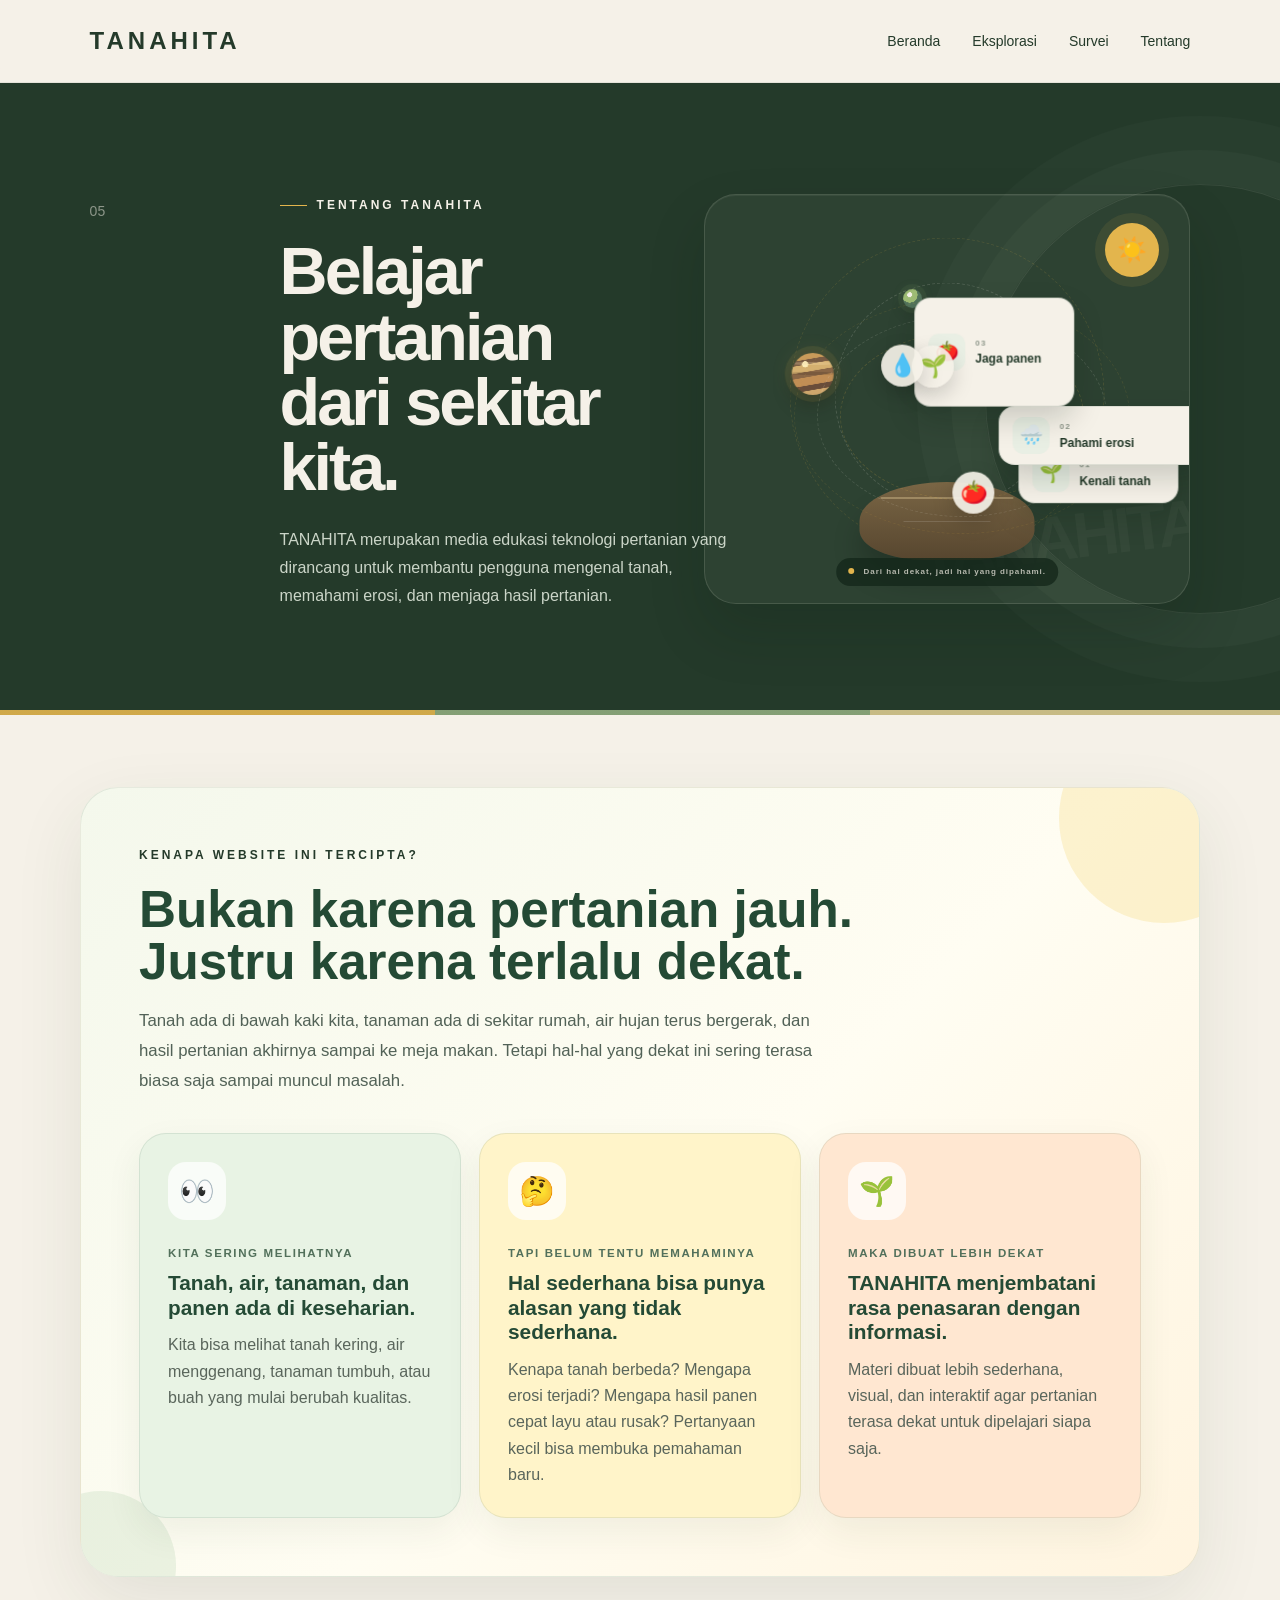
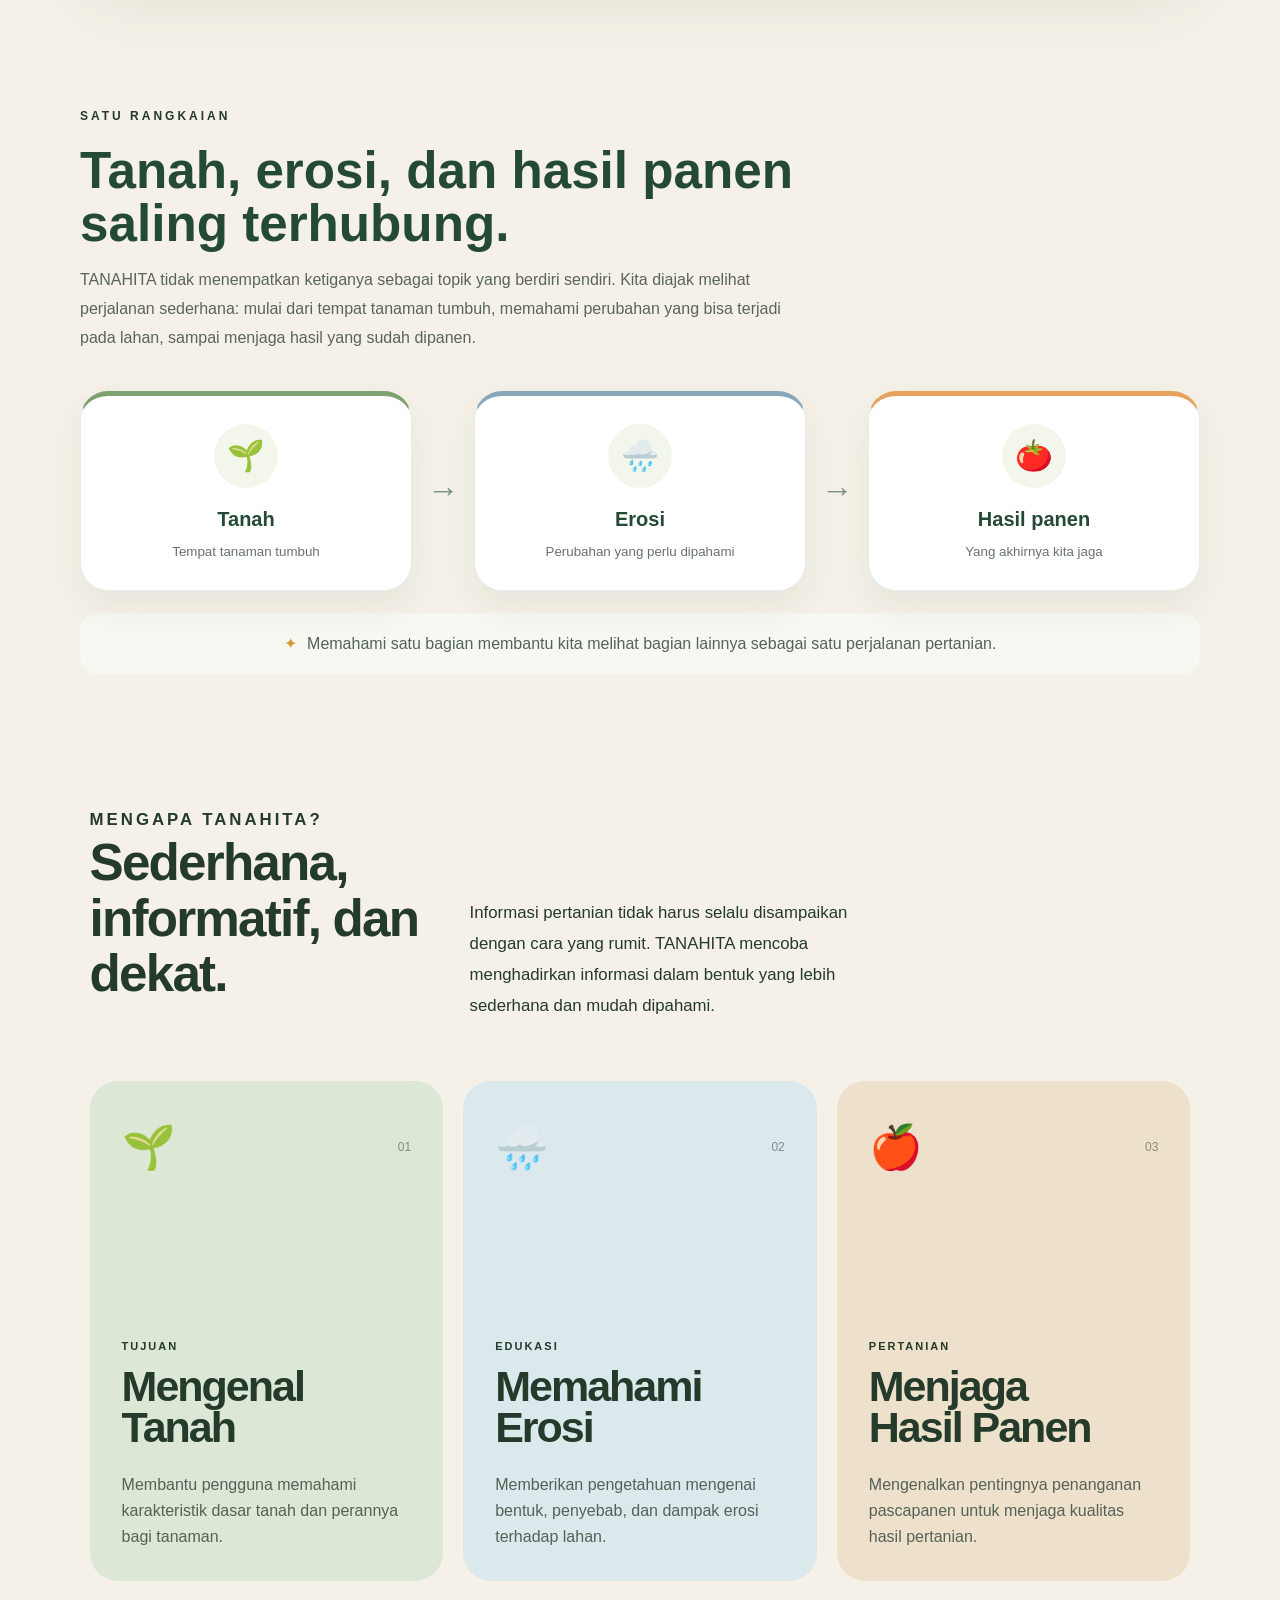
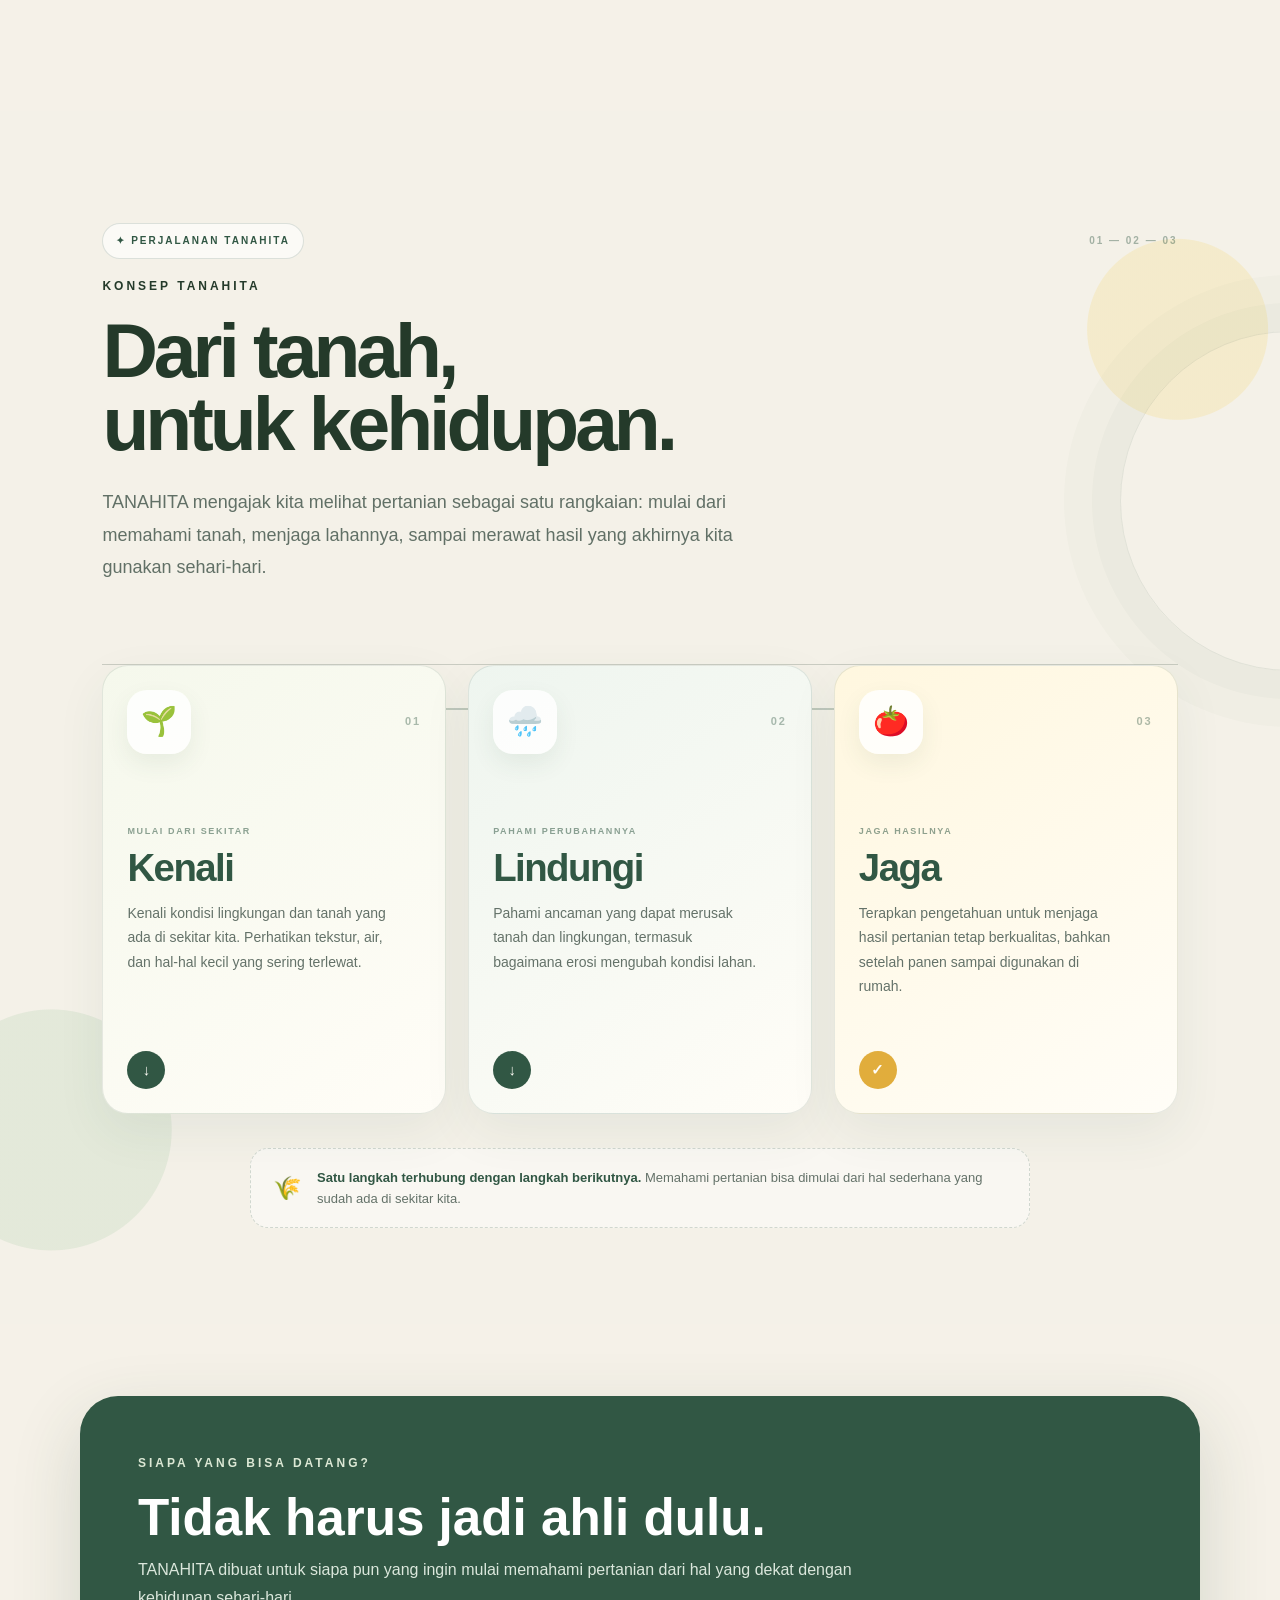
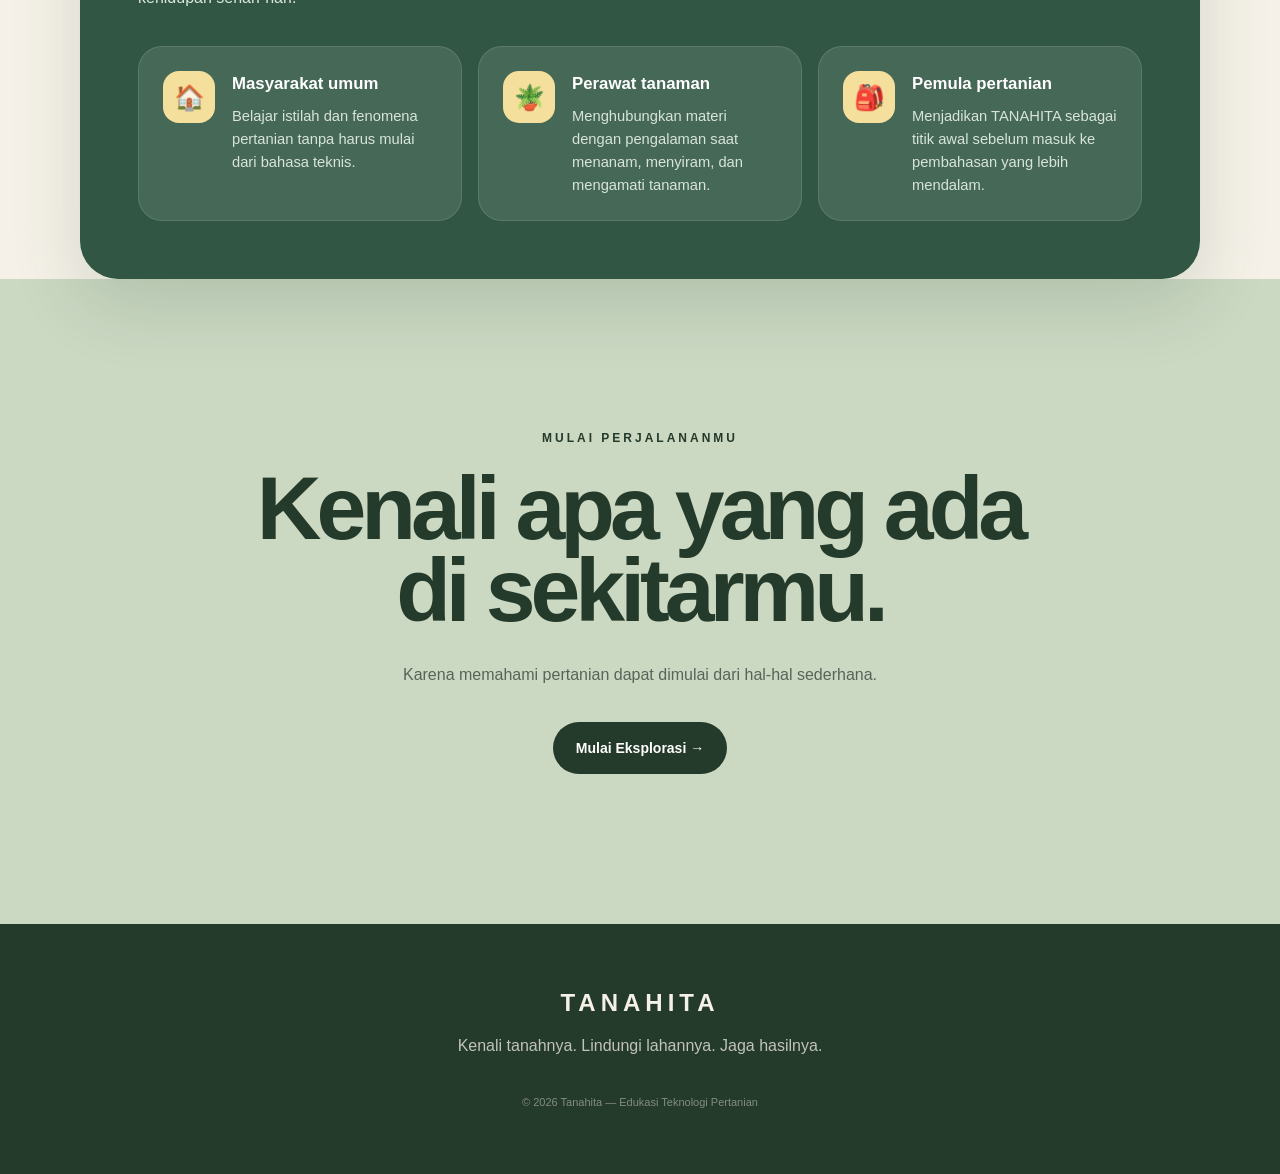
<file: tentang.html>
<!DOCTYPE html>
<html lang="id">

<head>
    <meta charset="UTF-8">
    <meta name="viewport" content="width=device-width, initial-scale=1.0">

    <title>TANAHITA — Tentang</title>

    <link rel="stylesheet" href="style.css">
</head>

<body class="about-page">

    <header class="navbar">

        <a href="index.html" class="logo">
            TANAHITA
        </a>

        <nav>
            <a href="index.html">Beranda</a>
            <a href="eksplorasi.html">Eksplorasi</a>
            <a href="survei.html">Survei</a>
            <a href="tentang.html" aria-current="page">Tentang</a>
        </nav>

    </header>


    <main>

        <section class="intro-section about-hero-clean">

            <div class="intro-number">
                05
            </div>

            <div class="intro-content">

                <p class="eyebrow">
                    TENTANG TANAHITA
                </p>

                <h1>
                    Belajar pertanian<br>
                    dari sekitar kita.
                </h1>

                <p>
                    TANAHITA merupakan media edukasi teknologi pertanian
                    yang dirancang untuk membantu pengguna mengenal tanah,
                    memahami erosi, dan menjaga hasil pertanian.
                </p>

            </div>

            <div class="about-hero-visual" aria-label="Tiga fokus TANAHITA">
                <div class="about-hero-orbit about-hero-orbit-one" aria-hidden="true">
                    <span class="about-hero-orbit-track">
                        <span class="about-hero-orbit-planet about-hero-orbit-planet-one"></span>
                    </span>
                </div>
                <div class="about-hero-orbit about-hero-orbit-two" aria-hidden="true">
                    <span class="about-hero-orbit-track">
                        <span class="about-hero-orbit-planet about-hero-orbit-planet-two">
                            <span class="about-hero-planet-band band-one"></span>
                            <span class="about-hero-planet-band band-two"></span>
                        </span>
                    </span>
                </div>

                <div class="about-hero-sun">☀️</div>

                <div class="about-hero-ground">
                    <span class="about-hero-ground-line"></span>
                </div>

                <span class="about-hero-card-ring about-hero-card-ring-one" aria-hidden="true"></span>
                <span class="about-hero-card-ring about-hero-card-ring-two" aria-hidden="true"></span>
                <span class="about-hero-card-ring about-hero-card-ring-three" aria-hidden="true"></span>

                <span class="about-hero-sprout">🌱</span>
                <span class="about-hero-water">💧</span>
                <span class="about-hero-harvest">🍅</span>

                <article class="about-hero-float about-hero-float-soil">
                    <span class="about-hero-float-icon">🌱</span>
                    <div>
                        <small>01</small>
                        <strong>Kenali tanah</strong>
                    </div>
                </article>

                <article class="about-hero-float about-hero-float-erosion">
                    <span class="about-hero-float-icon">🌧️</span>
                    <div>
                        <small>02</small>
                        <strong>Pahami erosi</strong>
                    </div>
                </article>

                <article class="about-hero-float about-hero-float-harvest">
                    <span class="about-hero-float-icon">🍅</span>
                    <div>
                        <small>03</small>
                        <strong>Jaga panen</strong>
                    </div>
                </article>

                <div class="about-hero-caption">
                    <span class="about-hero-caption-dot"></span>
                    Dari hal dekat, jadi hal yang dipahami.
                </div>
            </div>

        </section>


        <section class="about-why-section">
            <div class="about-why-head">
                <p class="eyebrow">KENAPA WEBSITE INI TERCIPTA?</p>
                <h2>Bukan karena pertanian jauh.<br>Justru karena terlalu dekat.</h2>
                <p class="about-lead">
                    Tanah ada di bawah kaki kita, tanaman ada di sekitar rumah, air hujan
                    terus bergerak, dan hasil pertanian akhirnya sampai ke meja makan.
                    Tetapi hal-hal yang dekat ini sering terasa biasa saja sampai muncul masalah.
                </p>
            </div>

            <div class="about-why-grid">
                <article class="about-story-card about-story-green">
                    <span class="about-story-icon">👀</span>
                    <p class="about-story-kicker">KITA SERING MELIHATNYA</p>
                    <h3>Tanah, air, tanaman, dan panen ada di keseharian.</h3>
                    <p>
                        Kita bisa melihat tanah kering, air menggenang, tanaman tumbuh,
                        atau buah yang mulai berubah kualitas.
                    </p>
                </article>

                <article class="about-story-card about-story-yellow">
                    <span class="about-story-icon">🤔</span>
                    <p class="about-story-kicker">TAPI BELUM TENTU MEMAHAMINYA</p>
                    <h3>Hal sederhana bisa punya alasan yang tidak sederhana.</h3>
                    <p>
                        Kenapa tanah berbeda? Mengapa erosi terjadi? Mengapa hasil panen
                        cepat layu atau rusak? Pertanyaan kecil bisa membuka pemahaman baru.
                    </p>
                </article>

                <article class="about-story-card about-story-orange">
                    <span class="about-story-icon">🌱</span>
                    <p class="about-story-kicker">MAKA DIBUAT LEBIH DEKAT</p>
                    <h3>TANAHITA menjembatani rasa penasaran dengan informasi.</h3>
                    <p>
                        Materi dibuat lebih sederhana, visual, dan interaktif agar pertanian
                        terasa dekat untuk dipelajari siapa saja.
                    </p>
                </article>
            </div>
        </section>


        <section class="about-connection-section">
            <div class="about-connection-copy">
                <p class="eyebrow">SATU RANGKAIAN</p>
                <h2>Tanah, erosi, dan hasil panen<br>saling terhubung.</h2>
                <p>
                    TANAHITA tidak menempatkan ketiganya sebagai topik yang berdiri sendiri.
                    Kita diajak melihat perjalanan sederhana: mulai dari tempat tanaman tumbuh,
                    memahami perubahan yang bisa terjadi pada lahan, sampai menjaga hasil yang
                    sudah dipanen.
                </p>
            </div>

            <div class="about-flow" aria-label="Hubungan tanah, erosi, dan hasil panen">
                <div class="about-flow-card about-flow-soil">
                    <span>🌱</span>
                    <strong>Tanah</strong>
                    <small>Tempat tanaman tumbuh</small>
                </div>
                <div class="about-flow-arrow">→</div>
                <div class="about-flow-card about-flow-erosion">
                    <span>🌧️</span>
                    <strong>Erosi</strong>
                    <small>Perubahan yang perlu dipahami</small>
                </div>
                <div class="about-flow-arrow">→</div>
                <div class="about-flow-card about-flow-harvest">
                    <span>🍅</span>
                    <strong>Hasil panen</strong>
                    <small>Yang akhirnya kita jaga</small>
                </div>
            </div>

            <div class="about-connection-note">
                <span>✦</span> Memahami satu bagian membantu kita melihat bagian lainnya sebagai satu perjalanan pertanian.
            </div>
        </section>


        <section class="topics-section">

            <div class="section-heading">

                <div>

                    <p class="eyebrow">
                        MENGAPA TANAHITA?
                    </p>

                    <h2>
                        Sederhana,<br>
                        informatif, dan dekat.
                    </h2>

                </div>

                <p>
                    Informasi pertanian tidak harus selalu disampaikan
                    dengan cara yang rumit. TANAHITA mencoba menghadirkan
                    informasi dalam bentuk yang lebih sederhana dan mudah
                    dipahami.
                </p>

            </div>


            <div class="topic-grid">

                <article class="topic-card topic-soil">

                    <div class="topic-top">

                        <span class="topic-icon">
                            🌱
                        </span>

                        <span class="topic-number">
                            01
                        </span>

                    </div>

                    <div>

                        <p class="topic-label">
                            TUJUAN
                        </p>

                        <h3>
                            Mengenal<br>
                            Tanah
                        </h3>

                        <p>
                            Membantu pengguna memahami karakteristik
                            dasar tanah dan perannya bagi tanaman.
                        </p>

                    </div>

                </article>


                <article class="topic-card topic-erosion">

                    <div class="topic-top">

                        <span class="topic-icon">
                            🌧️
                        </span>

                        <span class="topic-number">
                            02
                        </span>

                    </div>

                    <div>

                        <p class="topic-label">
                            EDUKASI
                        </p>

                        <h3>
                            Memahami<br>
                            Erosi
                        </h3>

                        <p>
                            Memberikan pengetahuan mengenai bentuk,
                            penyebab, dan dampak erosi terhadap lahan.
                        </p>

                    </div>

                </article>


                <article class="topic-card topic-harvest">

                    <div class="topic-top">

                        <span class="topic-icon">
                            🍎
                        </span>

                        <span class="topic-number">
                            03
                        </span>

                    </div>

                    <div>

                        <p class="topic-label">
                            PERTANIAN
                        </p>

                        <h3>
                            Menjaga<br>
                            Hasil Panen
                        </h3>

                        <p>
                            Mengenalkan pentingnya penanganan pascapanen
                            untuk menjaga kualitas hasil pertanian.
                        </p>

                    </div>

                </article>

            </div>

        </section>


        <section class="journey-section about-journey-upgraded">

            <div class="journey-heading">

                <div class="about-journey-intro">
                    <span class="about-journey-kicker">✦ PERJALANAN TANAHITA</span>
                    <span class="about-journey-mini">01 — 02 — 03</span>
                </div>

                <p class="eyebrow">
                    KONSEP TANAHITA
                </p>

                <h2>
                    Dari tanah,<br>
                    untuk kehidupan.
                </h2>

                <p class="about-journey-lead">
                    TANAHITA mengajak kita melihat pertanian sebagai satu rangkaian:
                    mulai dari memahami tanah, menjaga lahannya, sampai merawat hasil
                    yang akhirnya kita gunakan sehari-hari.
                </p>

            </div>


            <div class="journey-line about-journey-cards">

                <article class="journey-item about-journey-card about-journey-card--soil">
                    <div class="about-journey-card-top">
                        <span class="about-journey-icon">🌱</span>
                        <span class="about-journey-number">01</span>
                    </div>

                    <div class="about-journey-card-body">
                        <span class="about-journey-label">MULAI DARI SEKITAR</span>
                        <strong>Kenali</strong>
                        <p>
                            Kenali kondisi lingkungan dan tanah yang ada di sekitar kita.
                            Perhatikan tekstur, air, dan hal-hal kecil yang sering terlewat.
                        </p>
                    </div>

                    <div class="about-journey-arrow">↓</div>
                </article>


                <article class="journey-item about-journey-card about-journey-card--erosion">
                    <div class="about-journey-card-top">
                        <span class="about-journey-icon">🌧️</span>
                        <span class="about-journey-number">02</span>
                    </div>

                    <div class="about-journey-card-body">
                        <span class="about-journey-label">PAHAMI PERUBAHANNYA</span>
                        <strong>Lindungi</strong>
                        <p>
                            Pahami ancaman yang dapat merusak tanah dan lingkungan,
                            termasuk bagaimana erosi mengubah kondisi lahan.
                        </p>
                    </div>

                    <div class="about-journey-arrow">↓</div>
                </article>


                <article class="journey-item about-journey-card about-journey-card--harvest">
                    <div class="about-journey-card-top">
                        <span class="about-journey-icon">🍅</span>
                        <span class="about-journey-number">03</span>
                    </div>

                    <div class="about-journey-card-body">
                        <span class="about-journey-label">JAGA HASILNYA</span>
                        <strong>Jaga</strong>
                        <p>
                            Terapkan pengetahuan untuk menjaga hasil pertanian tetap
                            berkualitas, bahkan setelah panen sampai digunakan di rumah.
                        </p>
                    </div>

                    <div class="about-journey-arrow about-journey-arrow--last">✓</div>
                </article>

            </div>

            <div class="about-journey-bottom-note">
                <span>🌾</span>
                <p><strong>Satu langkah terhubung dengan langkah berikutnya.</strong> Memahami pertanian bisa dimulai dari hal sederhana yang sudah ada di sekitar kita.</p>
            </div>

        </section>


        <section class="about-audience-section">
            <div class="about-audience-head">
                <p class="eyebrow">SIAPA YANG BISA DATANG?</p>
                <h2>Tidak harus jadi ahli dulu.</h2>
                <p>
                    TANAHITA dibuat untuk siapa pun yang ingin mulai memahami pertanian
                    dari hal yang dekat dengan kehidupan sehari-hari.
                </p>
            </div>

            <div class="about-audience-grid">
                <article class="about-audience-card">
                    <span>🏠</span>
                    <div><strong>Masyarakat umum</strong><p>Belajar istilah dan fenomena pertanian tanpa harus mulai dari bahasa teknis.</p></div>
                </article>
                <article class="about-audience-card">
                    <span>🪴</span>
                    <div><strong>Perawat tanaman</strong><p>Menghubungkan materi dengan pengalaman saat menanam, menyiram, dan mengamati tanaman.</p></div>
                </article>
                <article class="about-audience-card">
                    <span>🎒</span>
                    <div><strong>Pemula pertanian</strong><p>Menjadikan TANAHITA sebagai titik awal sebelum masuk ke pembahasan yang lebih mendalam.</p></div>
                </article>
            </div>
        </section>


        <section class="cta-section">

            <p class="eyebrow">
                MULAI PERJALANANMU
            </p>

            <h2>
                Kenali apa yang ada<br>
                di sekitarmu.
            </h2>

            <p>
                Karena memahami pertanian dapat dimulai
                dari hal-hal sederhana.
            </p>

            <a href="eksplorasi.html" class="button button-light">
                Mulai Eksplorasi →
            </a>

        </section>


    <script>
    (() => {
        const visual = document.querySelector('.about-hero-clean .about-hero-visual');
        if (!visual) return;

        const reduceMotion = window.matchMedia('(prefers-reduced-motion: reduce)').matches;

        // Semua elemen di kanan benar-benar dipindahkan mengelilingi satu pusat.
        // Card 01/02/03 tetap tegak, tetapi posisinya mengorbit seperti bulan.
        const orbitItems = [
            {
                el: visual.querySelector('.about-hero-orbit-one .about-hero-orbit-planet'),
                orbit: visual.querySelector('.about-hero-orbit-one'),
                period: 6500, direction: -1, phase: 0, rx: 1, ry: 1
            },
            {
                el: visual.querySelector('.about-hero-orbit-two .about-hero-orbit-planet'),
                orbit: visual.querySelector('.about-hero-orbit-two'),
                period: 12000, direction: 1, phase: Math.PI * 0.72, rx: 1, ry: 1
            },
            {
                el: visual.querySelector('.about-hero-float-soil'),
                period: 11500, direction: 1, phase: -0.45, radiusX: 168, radiusY: 116, offsetX: 0, offsetY: -12
            },
            {
                el: visual.querySelector('.about-hero-float-erosion'),
                period: 9000, direction: -1, phase: 1.65, radiusX: 145, radiusY: 101, offsetX: 0, offsetY: -8
            },
            {
                el: visual.querySelector('.about-hero-float-harvest'),
                period: 10200, direction: 1, phase: 3.75, radiusX: 122, radiusY: 86, offsetX: 0, offsetY: 18
            },
            {
                el: visual.querySelector('.about-hero-sprout'),
                period: 7000, direction: -1, phase: -0.2, radiusX: 76, radiusY: 55, offsetX: 0, offsetY: 0
            },
            {
                el: visual.querySelector('.about-hero-water'),
                period: 5800, direction: 1, phase: 1.85, radiusX: 93, radiusY: 68, offsetX: 0, offsetY: 0
            },
            {
                el: visual.querySelector('.about-hero-harvest'),
                period: 6300, direction: -1, phase: 3.45, radiusX: 105, radiusY: 76, offsetX: 0, offsetY: 0
            }
        ].filter(item => item.el);

        // Sisakan orbit planet lama sebagai aksen, tetapi card + emoji sekarang
        // ikut punya lintasan masing-masing sehingga geraknya benar-benar terasa.
        const dynamicItems = orbitItems.filter(item => item.radiusX);
        const start = performance.now();

        const setPosition = (item, elapsed, centerX, centerY) => {
            const motionScale = reduceMotion ? 2.8 : 1;
            const angle = item.phase + item.direction * (elapsed / (item.period * motionScale)) * Math.PI * 2;
            const x = item.radiusX * Math.cos(angle) + item.offsetX;
            const y = item.radiusY * Math.sin(angle) + item.offsetY;
            // Anchor the element at the orbit center, then offset it along the ellipse.
            // This avoids fighting with the original left/right/top/bottom declarations.
            item.el.style.left = `${centerX}px`;
            item.el.style.top = `${centerY}px`;
            item.el.style.transform = `translate3d(calc(-50% + ${x}px), calc(-50% + ${y}px), 0)`;
        };

        const animate = (now) => {
            const elapsed = now - start;
            const rect = visual.getBoundingClientRect();
            const centerX = rect.width * 0.53;
            const centerY = rect.height * 0.54;

            // Planet dekoratif: hitung posisi berdasarkan ukuran orbit aktual.
            orbitItems.slice(0, 2).forEach(item => {
                const orbitRect = item.orbit.getBoundingClientRect();
                const radiusX = Math.max(0, (orbitRect.width - item.el.offsetWidth) / 2);
                const radiusY = Math.max(0, (orbitRect.height - item.el.offsetHeight) / 2);
                const angle = item.phase + item.direction * (elapsed / item.period) * Math.PI * 2;
                const x = radiusX * Math.cos(angle);
                const y = radiusY * Math.sin(angle);
                item.el.style.left = '50%';
                item.el.style.top = '50%';
                item.el.style.transform = `translate(calc(-50% + ${x}px), calc(-50% + ${y}px))`;
            });

            // Focus cards + emojis tetap bergerak. Jika reduced-motion aktif,
            // geraknya diperlambat agar tetap terasa hidup tanpa terlalu agresif.
            dynamicItems.forEach(item => setPosition(item, elapsed, centerX, centerY));

            requestAnimationFrame(animate);
        };

        // Pastikan elemen dinamis memakai koordinat visual, bukan posisi lama dari CSS.
        dynamicItems.forEach(item => {
            item.el.style.position = 'absolute';
            item.el.style.margin = '0';
            item.el.style.willChange = 'left, top, transform';
            item.el.style.zIndex = '8';
        });

        requestAnimationFrame(animate);
    })();
    </script>

    </main>


    <footer>

        <div class="footer-logo">
            TANAHITA
        </div>

        <p>
            Kenali tanahnya. Lindungi lahannya.
            Jaga hasilnya.
        </p>

        <span>
            © 2026 Tanahita — Edukasi Teknologi Pertanian
        </span>

    </footer>

</body>

</html>
</file>
